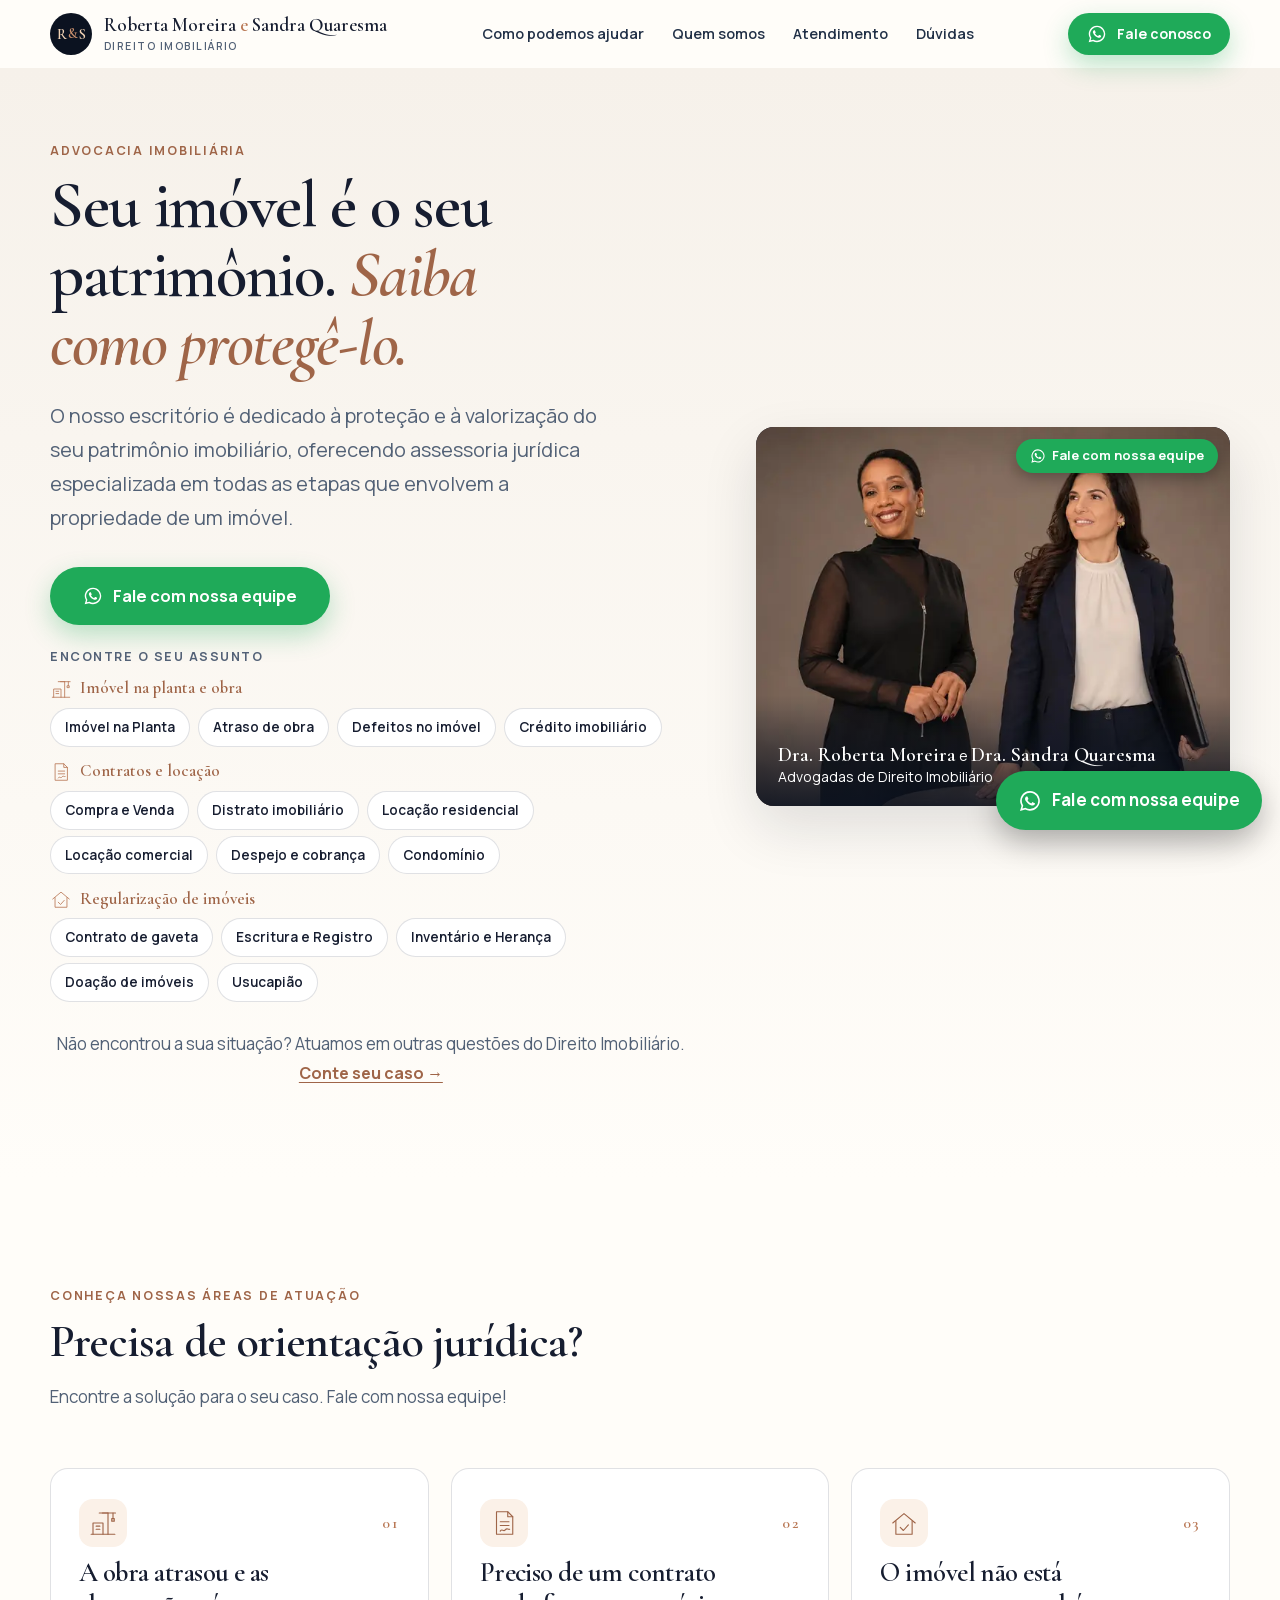
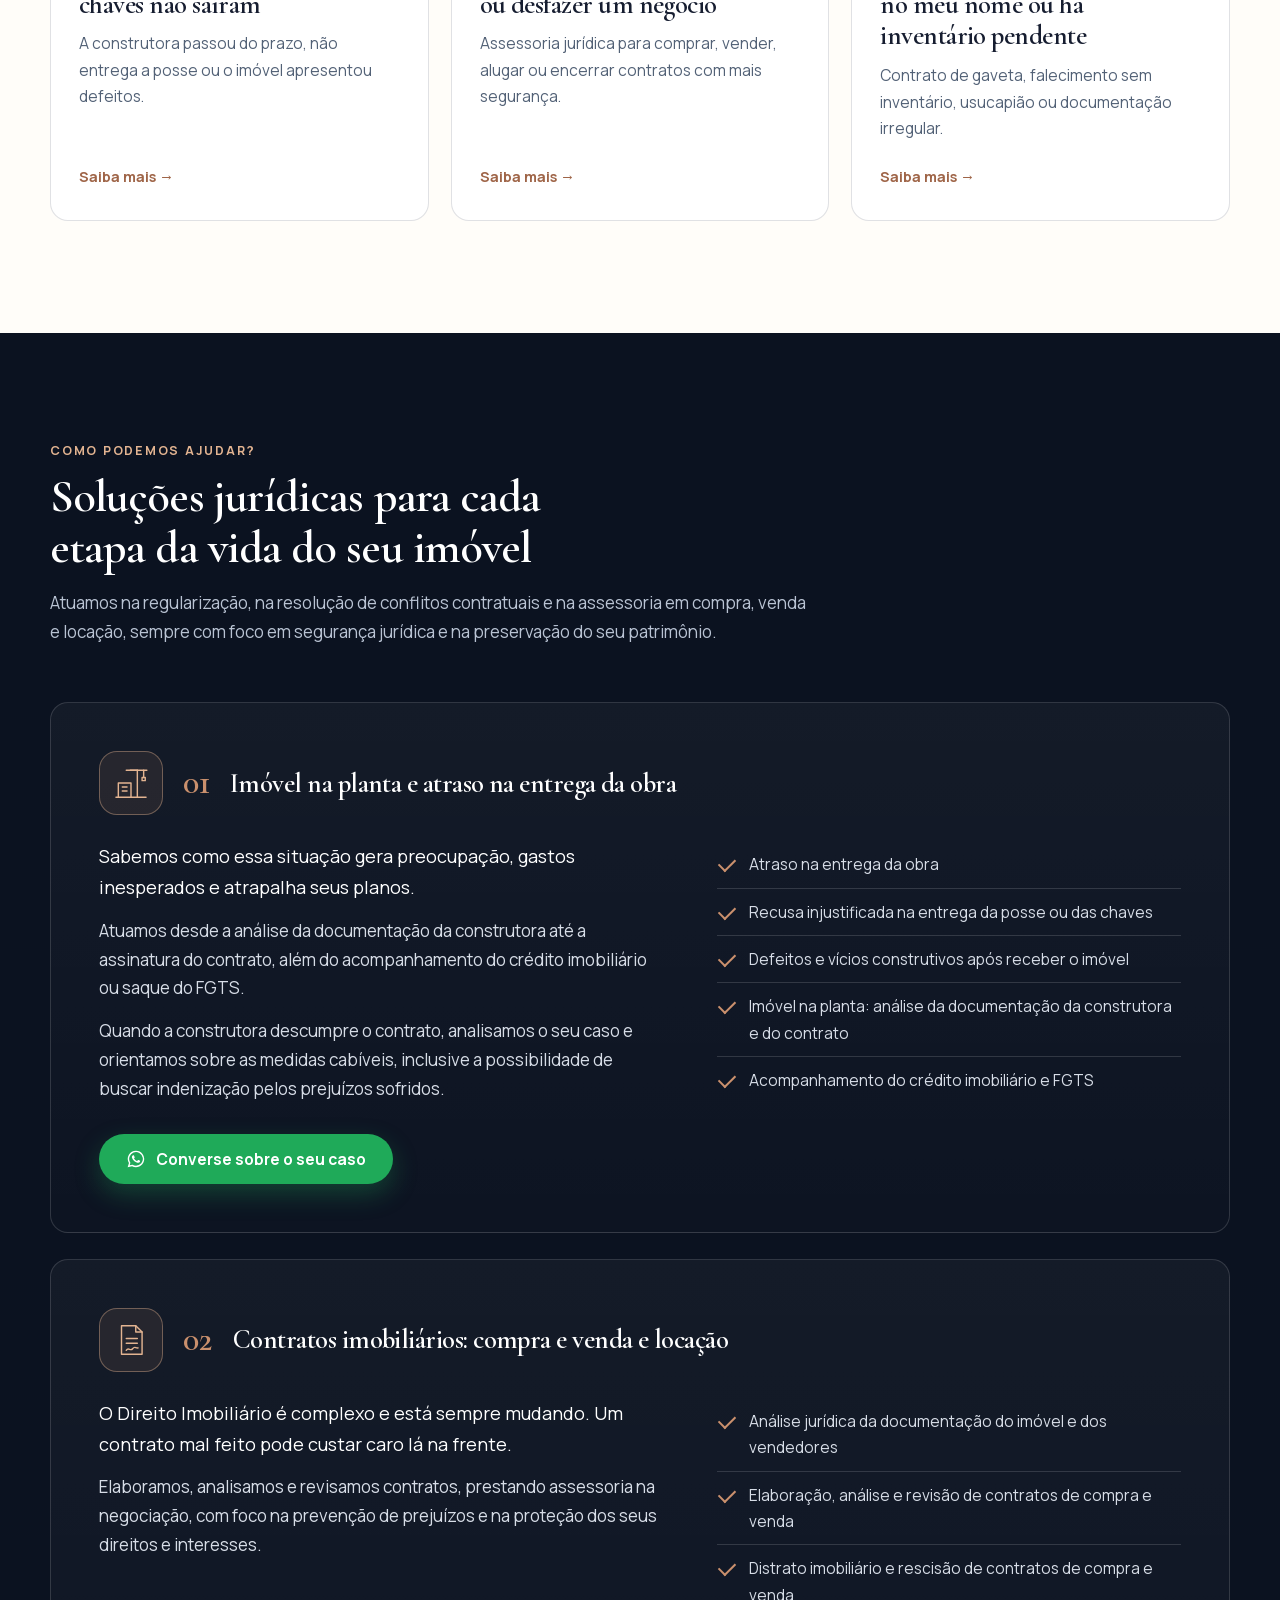
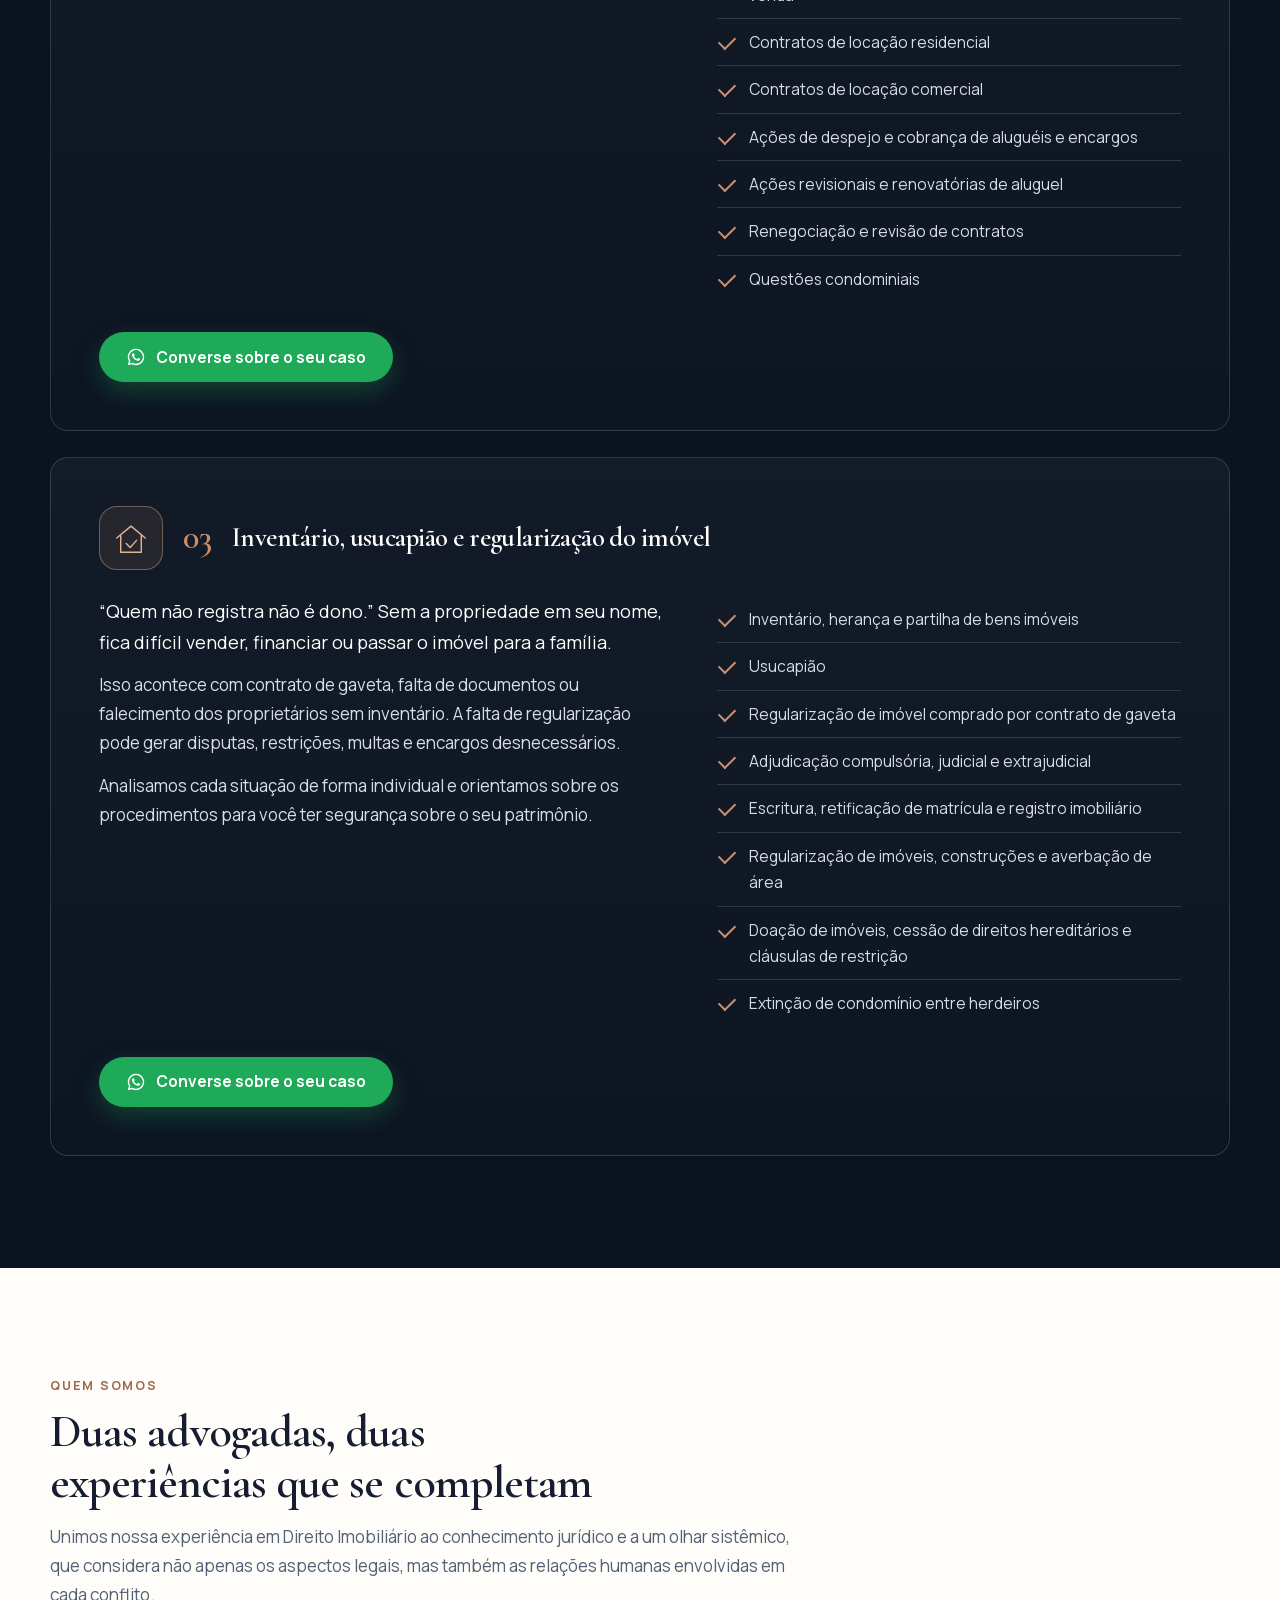
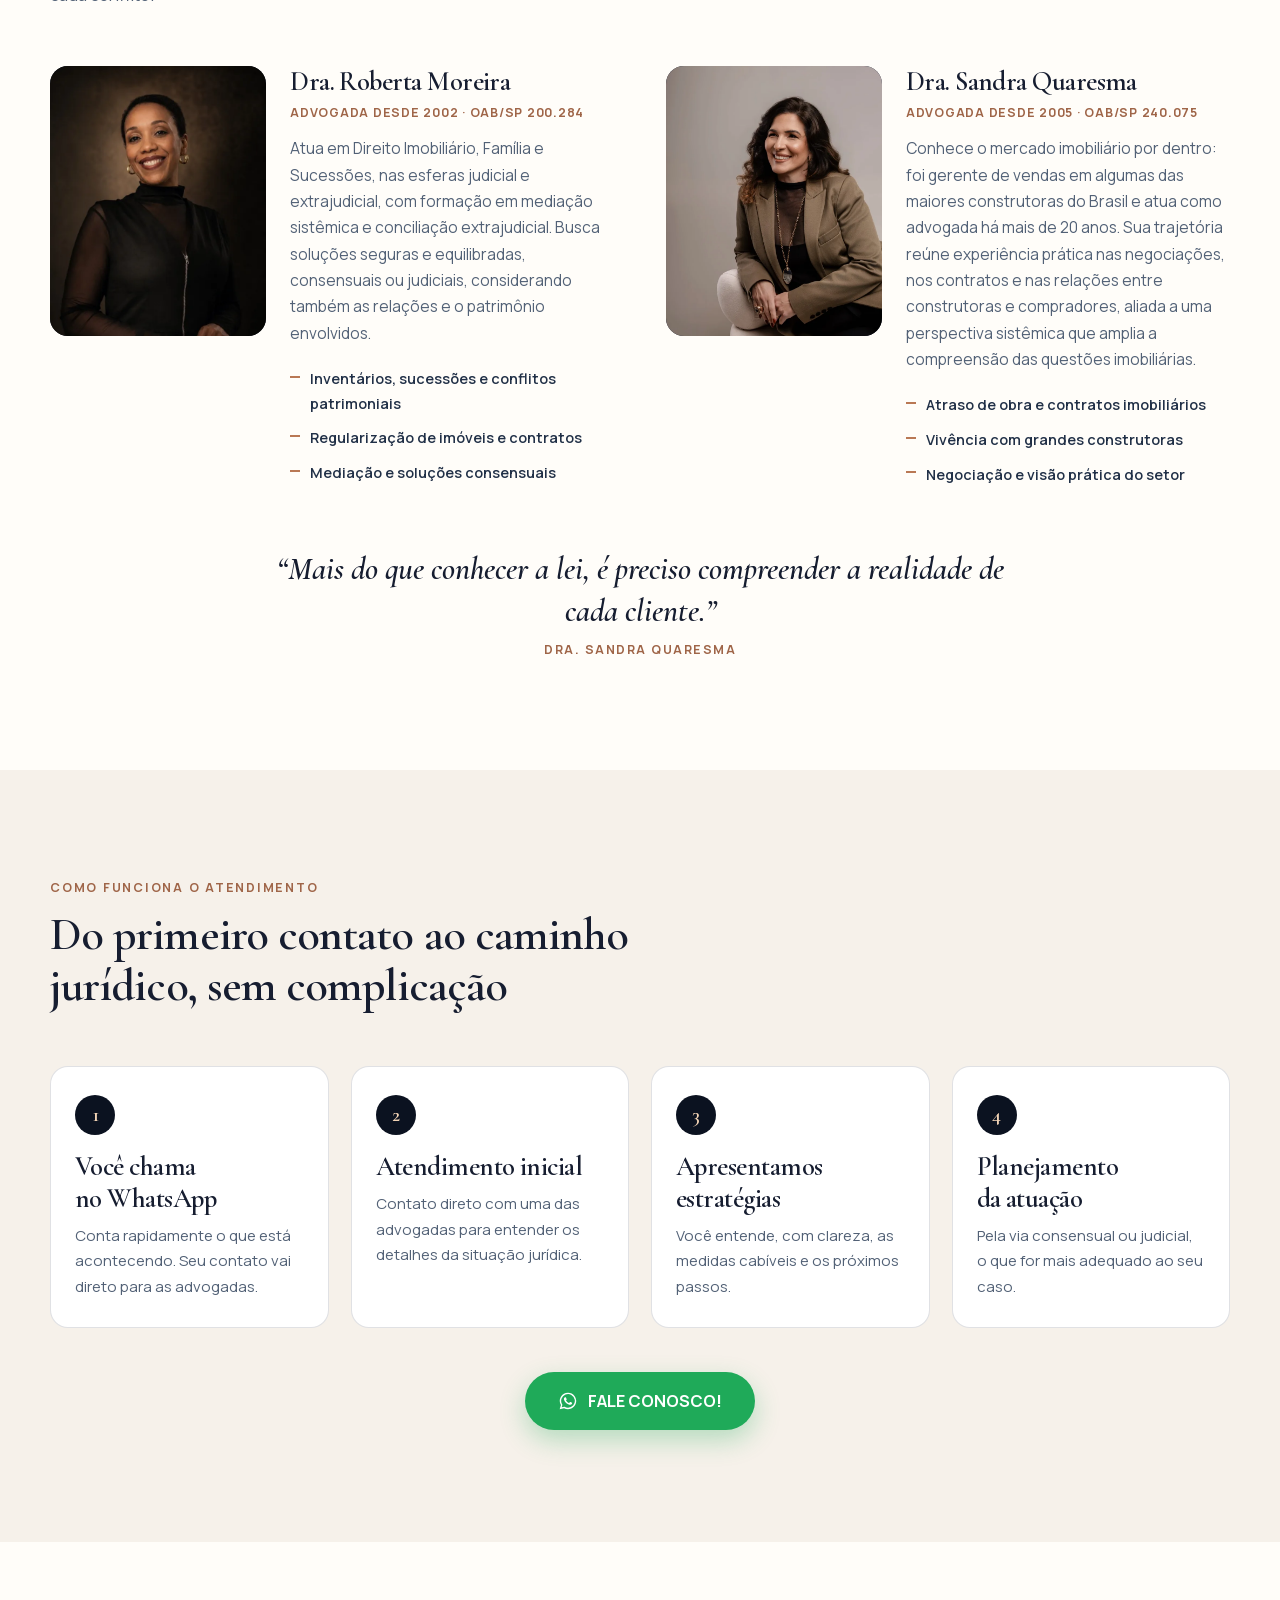
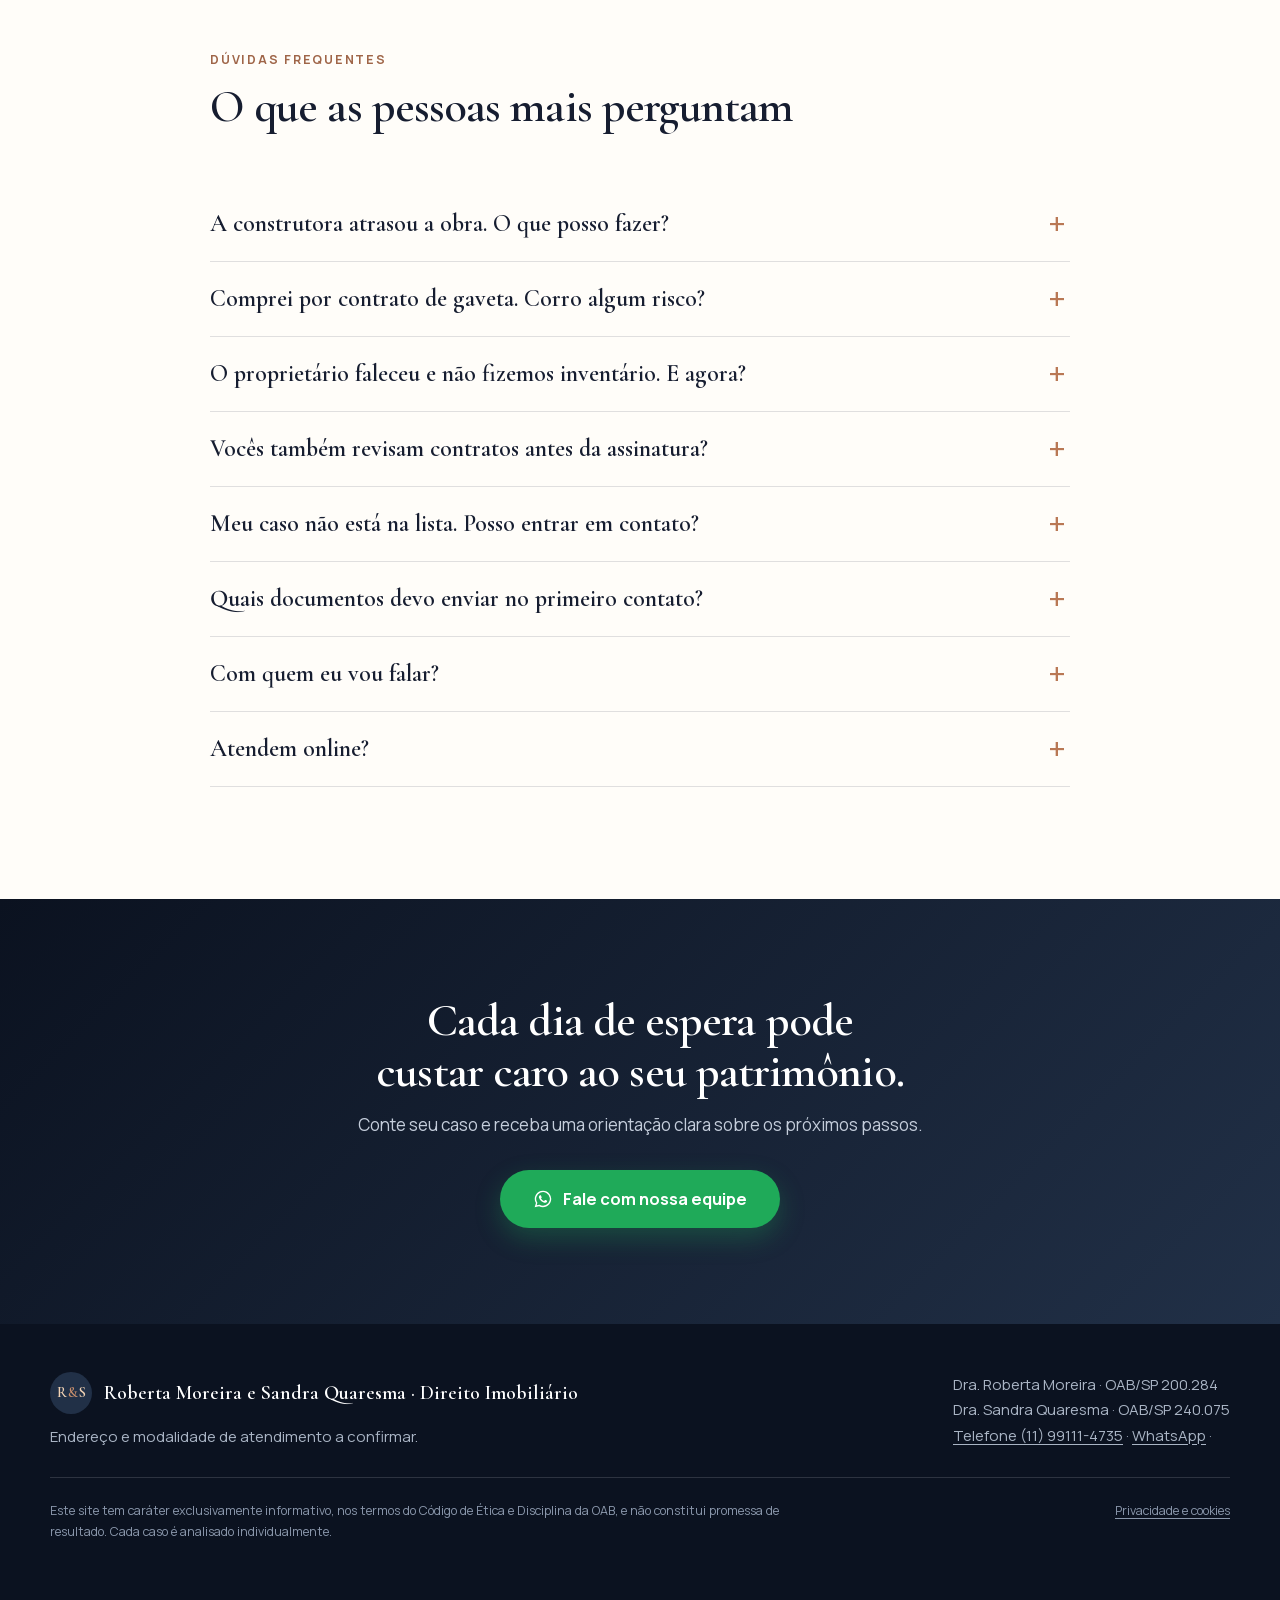
<file: index.html>
<!doctype html>
<html lang="pt-BR" class="no-js">
<head>
  <meta charset="utf-8">
  <meta name="viewport" content="width=device-width, initial-scale=1, viewport-fit=cover">
  <link rel="preload" as="image" type="image/webp" href="/assets/img/roberta-e-sandra-768.webp" imagesrcset="/assets/img/roberta-e-sandra-768.webp 768w, /assets/img/roberta-e-sandra-1536.webp 1536w" imagesizes="(max-width: 960px) calc(100vw - 40px), 472px" fetchpriority="high">
  <link rel="preload" as="font" type="font/woff2" href="/assets/fonts/cormorant-garamond-normal.woff2" crossorigin>
  <link rel="preload" as="font" type="font/woff2" href="/assets/fonts/cormorant-garamond-italic.woff2" crossorigin>
  <link rel="preload" as="font" type="font/woff2" href="/assets/fonts/manrope.woff2" crossorigin>
  <!-- Google Tag Manager -->
  <!-- LGPD: o GTM (GTM-NZN99WKX) e o Clarity (zeppc6o10v) só carregam DEPOIS do aceite no aviso de cookies (lh_consent = granted).
       Antes disso (ou se a pessoa recusar) nada deles é baixado, nenhum cookie é gravado e nenhum evento sai.
       Consent Mode do Google: tudo "denied" por padrão; o Cadê o Lead chama gtag("consent","update") ao aceitar. -->
  <script>
  window.dataLayer=window.dataLayer||[];function gtag(){dataLayer.push(arguments)}window.gtag=gtag;
  gtag('consent','default',{ad_storage:'denied',analytics_storage:'denied',ad_user_data:'denied',ad_personalization:'denied'});
  (function(){
    function ok(){try{return localStorage.getItem('lh_consent')==='granted'||localStorage.getItem('sr_consent')==='granted'}catch(e){return false}}
    var on=false;
    window.srLiberarRastreio=function(){
      if(on||!ok())return;on=true;
      gtag('consent','update',{ad_storage:'granted',analytics_storage:'granted',ad_user_data:'granted',ad_personalization:'granted'});
      (function(w,d,s,l,i){w[l]=w[l]||[];w[l].push({'gtm.start':
      new Date().getTime(),event:'gtm.js'});var f=d.getElementsByTagName(s)[0],
      j=d.createElement(s),dl=l!='dataLayer'?'&l='+l:'';j.async=true;j.src=
      'https://www.googletagmanager.com/gtm.js?id='+i+dl;f.parentNode.insertBefore(j,f);
      })(window,document,'script','dataLayer','GTM-NZN99WKX');
      (function(c,l,a,r,i,t,y){
          c[a]=c[a]||function(){(c[a].q=c[a].q||[]).push(arguments)};
          t=l.createElement(r);t.async=1;t.src="https://www.clarity.ms/tag/"+i;
          y=l.getElementsByTagName(r)[0];y.parentNode.insertBefore(t,y);
      })(window, document, "clarity", "script", "zeppc6o10v");
      try{window.clarity('consentv2',{ad_Storage:'granted',analytics_Storage:'granted'})}catch(e){}
    };
    window.srLiberarRastreio();
    // aceite no aviso do Cadê o Lead: libera na hora, sem recarregar a página
    function rever(){if(on)return;setTimeout(window.srLiberarRastreio,150);setTimeout(window.srLiberarRastreio,900);setTimeout(window.srLiberarRastreio,2500)}
    document.addEventListener('click',rever,true);document.addEventListener('keydown',function(e){if(e.key==='Enter'||e.key===' ')rever()},true);
  })();
  </script>
  <!-- End Google Tag Manager -->
  <!-- Microsoft Clarity -->
  <!-- (carregado pelo bloco acima, só depois do aceite) -->
  <!-- End Microsoft Clarity -->
  <!-- Cadê o Lead -->
  <script src="https://cadeolead.com.br/tracker.js" data-key="pk_4b12a4bc3ca8487f8f5b4b126a5390c2" data-consent="banner" async></script>
  <!-- End Cadê o Lead -->
  <meta name="theme-color" content="#0b1220">
  <title>Roberta Moreira e Sandra Quaresma | Direito Imobiliário</title>
  <meta name="description" content="Atraso na entrega de obra, contratos imobiliários, inventário e regularização de imóveis. Fale direto com as advogadas pelo WhatsApp.">
  <meta property="og:title" content="Roberta Moreira e Sandra Quaresma | Direito Imobiliário">
  <meta property="og:description" content="Problema com seu imóvel? Analisamos seu caso e orientamos o melhor caminho.">
  <meta property="og:type" content="website">
  <meta property="og:locale" content="pt_BR">
  <meta name="robots" content="noindex"><!-- remover quando a página for ao ar no domínio definitivo -->
  <script>try{if(localStorage.getItem("lh_consent")===null)document.documentElement.classList.add("pede-cookies")}catch(e){document.documentElement.classList.add("pede-cookies")}</script>
  <style>@font-face{font-family:"Cormorant Garamond";font-style:normal;font-weight:500 700;font-display:swap;src:url(/assets/fonts/cormorant-garamond-normal.woff2) format("woff2")}@font-face{font-family:"Cormorant Garamond";font-style:italic;font-weight:500 700;font-display:swap;src:url(/assets/fonts/cormorant-garamond-italic.woff2) format("woff2")}@font-face{font-family:"Manrope";font-style:normal;font-weight:400 700;font-display:swap;src:url(/assets/fonts/manrope.woff2) format("woff2")}@font-face{font-family:"CG Georgia";font-style:normal;font-weight:500 700;src:local("Georgia Bold"),local("Georgia-Bold");size-adjust:79.5%}@font-face{font-family:"CG Georgia";font-style:italic;font-weight:500 700;src:local("Georgia Bold Italic"),local("Georgia-BoldItalic");size-adjust:71.2%}@font-face{font-family:"CG Noto";font-style:normal;font-weight:500 700;src:local("Noto Serif Bold"),local("NotoSerif-Bold");size-adjust:79.0%}@font-face{font-family:"CG Noto";font-style:italic;font-weight:500 700;src:local("Noto Serif Bold Italic"),local("NotoSerif-BoldItalic");size-adjust:71.1%}@font-face{font-family:"CG Times";font-style:normal;font-weight:500 700;src:local("Times New Roman Bold"),local("TimesNewRomanPS-BoldMT"),local("Liberation Serif Bold"),local("LiberationSerif-Bold");size-adjust:91.5%}@font-face{font-family:"CG Times";font-style:italic;font-weight:500 700;src:local("Times New Roman Bold Italic"),local("TimesNewRomanPS-BoldItalicMT"),local("Liberation Serif Bold Italic"),local("LiberationSerif-BoldItalic");size-adjust:86.1%}@font-face{font-family:"MR Arial";font-style:normal;font-weight:400 500;src:local("Arial"),local("ArialMT"),local("Helvetica"),local("Liberation Sans"),local("LiberationSans"),local("Arimo");size-adjust:103.25%}@font-face{font-family:"MR Arial";font-style:normal;font-weight:600 700;src:local("Arial Bold"),local("Arial-BoldMT"),local("Helvetica Bold"),local("Helvetica-Bold"),local("Liberation Sans Bold"),local("LiberationSans-Bold"),local("Arimo Bold");size-adjust:100.7%}@font-face{font-family:"MR Roboto";font-style:normal;font-weight:400 500;src:local("Roboto"),local("Roboto-Regular");size-adjust:102.5%}@font-face{font-family:"MR Roboto";font-style:normal;font-weight:600 700;src:local("Roboto Bold"),local("Roboto-Bold");size-adjust:106.6%}:root{--serif:"Cormorant Garamond","CG Georgia","CG Noto","CG Times",Georgia,serif;--sans:Manrope,"MR Arial","MR Roboto",Arial,sans-serif;--navy-950:#0b1220;--navy-900:#161d30;--navy-800:#213047;--navy-700:#324862;--copper-700:#9f6548;--copper-600:#b97855;--copper-500:#ca906d;--copper-300:#e3b491;--champagne:#f1d2b4;--ivory:#f6f1ea;--paper:#fffdf9;--graphite:#252d38;--slate:#526176;--line:rgba(22,29,48,.13);--line-d:rgba(255,255,255,.14);--wa:#1faa59;--wa-d:#168a47;--shell:min(1180px,calc(100vw - 40px));--r:18px;--shadow:0 22px 55px rgba(20,28,44,.12)}*{box-sizing:border-box}[hidden]{display:none!important}html{scroll-behavior:smooth;scroll-padding-top:80px}body{margin:0;background:var(--paper);color:var(--graphite);font:400 17px/1.7 var(--sans);-webkit-font-smoothing:antialiased}h1,h2,h3,p,ul,ol,figure{margin:0}ul,ol{padding:0;list-style:none}h1,h2,h3{font-family:var(--serif);color:var(--navy-900);font-weight:600;letter-spacing:-.02em;text-wrap:balance}h1{font-size:clamp(40px,5.6vw,66px);line-height:1.04}h1 em{color:var(--copper-700);font-style:italic}h2{font-size:clamp(32px,4vw,46px);line-height:1.1}h3{font-size:clamp(22px,2.2vw,27px);line-height:1.18}a{color:inherit;text-decoration:none}img{max-width:100%;display:block}:focus-visible{outline:3px solid var(--copper-300);outline-offset:3px}.shell{width:var(--shell);margin-inline:auto}.eyebrow{font:700 12.5px/1 var(--sans);letter-spacing:.14em;text-transform:uppercase;color:var(--copper-700);margin-bottom:14px}.section--dark .eyebrow,.sec-head--light .eyebrow{color:var(--copper-300)}.sec-head p:not(.eyebrow){margin-top:16px;color:var(--slate)}.sec-head--light p:not(.eyebrow){color:#b9c3d3}.ico{width:20px;height:20px;flex:none}.btn{display:inline-flex;align-items:center;justify-content:center;gap:10px;padding:14px 26px;border-radius:999px;border:1.5px solid transparent;font:700 15.5px/1.2 var(--sans);cursor:pointer;transition:transform .15s,background .15s,box-shadow .15s;text-align:center}.btn:hover{transform:translateY(-2px)}.btn--wa{background:var(--wa);color:#fff;box-shadow:0 10px 26px rgba(31,170,89,.3)}.btn--wa:hover{background:var(--wa-d)}.btn--copper{background:var(--copper-600);color:#fff}.btn--copper:hover{background:var(--copper-700)}.btn--ghost{border-color:var(--navy-900);color:var(--navy-900)}.btn--ghost:hover{background:var(--navy-900);color:#fff}.btn--ghost-light{border-color:var(--line-d);color:#fff;background:transparent}.btn--ghost-light:hover{background:rgba(255,255,255,.08)}.btn--lg{padding:18px 32px;font-size:16.5px}.btn--sm{padding:10px 18px;font-size:14px;white-space:nowrap}.topbar{position:sticky;top:0;z-index:50;background:rgba(255,253,249,.92);backdrop-filter:blur(10px);transition:box-shadow .2s}.topbar.is-scrolled{box-shadow:0 1px 0 var(--line)}.topbar__in{display:flex;align-items:center;justify-content:space-between;gap:20px;min-height:68px}.brand{display:flex;align-items:center;gap:12px}.brand__mark{white-space:nowrap;display:inline-flex;align-items:center;justify-content:center;flex:none;width:42px;height:42px;border-radius:50%;background:var(--navy-950);color:var(--champagne);font:600 15px/1 var(--serif);letter-spacing:0}.brand__mark i{font-style:normal;color:var(--copper-500);margin:0 1px;font-size:14px}.brand__txt{font:600 20px/1.1 var(--serif);color:var(--navy-900)}.brand__txt i{font-style:normal;color:var(--copper-600)}.brand__txt small{display:block;font:600 10.5px/1.4 var(--sans);letter-spacing:.14em;text-transform:uppercase;color:var(--slate);margin-top:3px}.nav{display:flex;gap:28px;font-weight:600;font-size:14.5px;color:var(--navy-800)}.nav a:hover{color:var(--copper-700)}.hero{background:linear-gradient(180deg,var(--ivory),var(--paper));padding-block:clamp(40px,6vw,84px) clamp(56px,7vw,96px)}.hero__in{display:grid;grid-template-columns:1.15fr .85fr;gap:clamp(32px,5vw,72px);align-items:center}.lead{font-size:clamp(17px,1.6vw,20px);color:var(--slate);margin:22px 0 32px;max-width:560px}.hero__cta{display:flex;flex-wrap:wrap;gap:14px}.photo{position:relative;overflow:hidden;border-radius:var(--r);background:var(--navy-900);box-shadow:var(--shadow);width:100%}.photo img{position:absolute;inset:0;width:100%;height:100%;object-fit:cover}.photo__ph{position:absolute;inset:0;display:flex;flex-direction:column;align-items:center;justify-content:center;gap:8px;text-align:center;padding:20px;color:var(--champagne);background:repeating-linear-gradient(135deg,rgba(255,255,255,.04) 0 14px,transparent 14px 28px),linear-gradient(160deg,var(--navy-800),var(--navy-950));border:1.5px dashed rgba(241,210,180,.45);border-radius:var(--r)}.photo__ph span{font:600 22px/1.2 var(--serif)}.photo__ph small{font-size:12px;color:#9fb0c6;line-height:1.5}.photo.has-img .photo__ph{display:none}.photo figcaption{position:absolute;left:0;right:0;bottom:0;padding:48px 22px 20px;color:#fff;font-size:14px;line-height:1.4;background:linear-gradient(0deg,rgba(11,18,32,.86),transparent)}.photo figcaption b{font:600 20px var(--serif)}.person .photo{box-shadow:none}.opt input:focus-visible+span{outline:3px solid var(--copper-300)}.quiz__nav .btn--ghost-light{color:var(--navy-800);border-color:var(--line)}.quiz__nav .btn:last-child{margin-left:auto}.brand--foot{color:#fff;font:600 20px var(--serif);margin-bottom:10px}.brand--foot .brand__mark{background:var(--navy-800)}.fab{position:fixed;right:18px;bottom:18px;z-index:60;display:flex;align-items:center;gap:10px;padding:15px 22px;border-radius:999px;background:var(--wa);color:#fff;font-weight:700;box-shadow:0 12px 30px rgba(0,0,0,.28);transition:transform .15s}.fab:hover{transform:translateY(-3px);background:var(--wa-d)}.fab .ico{width:24px;height:24px}@media (max-width:960px){.nav{display:none}.hero__in,.pillar__body,.people,.quiz-wrap{grid-template-columns:minmax(0,1fr)}.hero__photo{max-width:420px;margin-inline:auto;order:-1}}@media (max-width:620px){body{font-size:16px}.hero__cta .btn{width:100%}.person .photo{max-width:300px}.pillar .btn{width:100%}.brand__txt small{display:none}.fab span{display:none}.fab{padding:15px}}@media (prefers-reduced-motion:reduce){*{transition:none!important;scroll-behavior:auto!important}}.topics{margin-top:30px}.topics p{font:700 12.5px/1 var(--sans);letter-spacing:.12em;text-transform:uppercase;color:var(--slate);margin-bottom:12px}.topics ul{display:flex;flex-wrap:wrap;gap:8px}.topics a{display:inline-block;padding:9px 16px;border:1.5px solid var(--line);border-radius:999px;background:#fff;font-weight:700;font-size:14px;color:var(--navy-900);transition:.15s}.topics a:hover{border-color:var(--copper-600);color:var(--copper-700);transform:translateY(-1px)}.situ__other{margin-top:28px;text-align:center;color:var(--slate)}.linkbtn{background:none;border:0;padding:0;font:700 16px var(--sans);color:var(--copper-700);cursor:pointer;text-decoration:underline;text-underline-offset:3px}.hero__photo.is-duo{display:grid;grid-template-columns:1fr 1fr}.hero__photo.is-duo img{position:static;height:100%}.hero__photo.is-duo figcaption{grid-column:1/-1;position:absolute}.leadmodal{width:min(460px,calc(100vw - 28px));max-height:calc(100dvh - 28px);overflow:auto;border:0;border-radius:var(--r);padding:clamp(22px,4vw,34px);background:var(--paper);color:var(--graphite);box-shadow:0 40px 90px rgba(0,0,0,.45)}.leadmodal::backdrop{background:rgba(11,18,32,.72);backdrop-filter:blur(3px)}.leadmodal h2{font-size:clamp(28px,5vw,34px);margin-bottom:6px}.lead__sub{color:var(--slate);font-size:15px;margin-bottom:20px}.lead__x{position:absolute;right:12px;top:8px;width:40px;height:40px;border:0;background:none;font-size:30px;line-height:1;color:var(--slate);cursor:pointer}.leadmodal .field{margin-bottom:14px}.lead__err{color:#b3261e;font-weight:600;font-size:14.5px;margin-bottom:10px}.lead__go{width:100%}@media (max-width:960px){.hero__photo{aspect-ratio:5/4!important;max-width:520px}.hero__photo img{object-position:center 20%}}.topics{margin-top:26px;display:grid;gap:14px}.topics__title{margin:0!important}.topics__g{display:grid;gap:8px}.topics__g>span{font:600 17px/1.2 var(--serif);color:var(--copper-700)}.topics__g ul{display:flex;flex-wrap:wrap;gap:6px 8px}.topics a{padding:7px 14px;font-size:13.5px;font-weight:600}.brand__txt{font-size:19px}.brand__txt small{white-space:nowrap}@media (max-width:620px){.topbar .btn--wa{display:none}.brand__txt{font-size:17px;line-height:1.15}}.tico{width:44px;height:44px;flex:none;color:var(--copper-600)}.tico--sm{width:22px;height:22px;margin-right:8px;vertical-align:-5px}.topics__g>span{display:flex;align-items:center}.situ__top .tico{width:48px;height:48px;padding:9px;border-radius:14px;background:#fbf1e8;color:var(--copper-700)}.pillar__ico .tico{width:38px;height:38px;color:var(--copper-300)}@media (max-width:620px){.pillar__ico .tico{width:30px;height:30px}}.person .photo img{object-position:center 12%}.hero__photo.is-duo{display:grid;grid-template-columns:1fr 1fr;gap:3px;background:var(--navy-950)}.hero__photo.is-duo img{position:static;display:block;width:100%;height:100%;min-width:0;object-fit:cover;object-position:center 15%}.hero__photo.is-duo figcaption{position:absolute;left:0;right:0;bottom:0}.hero__photo{aspect-ratio:5/4}.fab{bottom:calc(18px + var(--cookie-h,0px))}.hero__photo[data-wa]{cursor:pointer}.hero__photo[data-wa]:focus-visible{outline:3px solid var(--copper-300);outline-offset:3px}.photo__tap{position:absolute;top:12px;right:12px;z-index:2;display:inline-flex;align-items:center;gap:6px;padding:9px 14px;border-radius:999px;background:var(--wa);color:#fff;font:700 13px/1 var(--sans);box-shadow:0 6px 16px rgba(0,0,0,.28)}.photo__tap .ico{width:16px;height:16px}[data-leadhub-consent]{left:0!important;right:0!important;bottom:0!important;width:100%!important;max-width:none!important;margin:0!important;border-radius:0!important;padding:8px 14px!important;display:flex!important;align-items:center!important;gap:12px!important;box-shadow:0 -4px 16px rgba(0,0,0,.22)!important;font:12px/1.3 system-ui,-apple-system,"Segoe UI",Roboto,sans-serif!important}[data-leadhub-consent] p{margin:0!important;flex:1 1 auto!important;min-width:0!important}[data-leadhub-consent] div{flex:0 0 auto!important;display:flex!important;gap:8px!important}[data-leadhub-consent] button{flex:none!important;min-height:36px!important;padding:0 14px!important;border-radius:8px!important;font:600 13px system-ui,sans-serif!important;white-space:nowrap!important}@media (max-width:960px){.hero{padding-block:18px 40px}.hero__in{display:flex;flex-direction:column;align-items:stretch;gap:0}.hero__copy{display:contents}.hero .eyebrow{order:1;margin-bottom:10px}.hero h1{order:2}.hero .lead{order:3;margin:14px 0 20px}.hero__cta{order:4}.hero__photo{order:5;margin:28px auto 0;width:100%}.topics{order:6;width:100%}.situ__other--hero{order:7}}@media (max-width:620px){.hero h1{font-size:34px;line-height:1.08}.hero .lead{font-size:16px;line-height:1.55}.hero__cta .btn{padding:14px 18px;min-height:56px}.fab{left:0;right:0;bottom:var(--cookie-h,0px);width:100%;min-height:56px;justify-content:center;padding:12px 16px;border-radius:0;font-size:16px;box-shadow:0 -6px 20px rgba(0,0,0,.18)}.fab span{display:inline}[data-leadhub-consent]{font-size:11px!important;line-height:1.25!important;padding:7px 10px!important;gap:8px!important}[data-leadhub-consent] div{flex-direction:column!important;gap:5px!important}[data-leadhub-consent] button{min-height:30px!important;padding:0 10px!important;font-size:12px!important}}@media (max-width:620px){.fab{padding-bottom:calc(12px + var(--fab-safe,0px));min-height:calc(56px + var(--fab-safe,0px))}[data-leadhub-consent]{padding-bottom:calc(7px + env(safe-area-inset-bottom,0px))!important}}@media (max-width:620px){.hero__photo{aspect-ratio:21/9!important;margin-top:20px}.hero__photo img{object-position:center 24%}.hero__photo figcaption{padding:26px 14px 9px;font-size:13px;line-height:1.25}.hero__photo figcaption b{font-size:15px;font-weight:600}.cap__sub{display:none}.photo__tap{top:9px;right:9px;padding:8px;gap:0;font-size:0}.photo__tap .ico{width:20px;height:20px}}@media (max-width:400px){.hero{padding-top:12px}.hero .eyebrow{margin-bottom:6px}.hero h1{font-size:31px}.hero .lead{font-size:15px;line-height:1.5;margin:10px 0 16px}.hero__cta .btn{min-height:52px;padding:12px 16px}.hero__photo{aspect-ratio:5/2!important;margin-top:14px}}html.pede-cookies{--cookie-h:52px}html:not(.pede-cookies){--fab-safe:env(safe-area-inset-bottom,0px)}@media (max-width:620px){html.pede-cookies{--cookie-h:83px}}@media (max-width:375px){html.pede-cookies{--cookie-h:97px}}@media (max-width:620px){body:not([data-tema]) .hero h1{text-wrap:balance;max-width:21ch}}html{scroll-padding-bottom:calc(74px + var(--cookie-h,0px) + env(safe-area-inset-bottom,0px))}body:not([data-tema]) .situ__card{cursor:pointer}.lead__go[disabled]{opacity:.8;cursor:progress}.lead__fallback{margin:12px 0 0;text-align:center;font-size:14.5px}.lead__fallback a{color:var(--copper-700);font-weight:700;text-decoration:underline;text-underline-offset:3px}</style>
  <link rel="stylesheet" href="/assets/styles.min.css" media="print" onload="this.media='all';this.onload=null">
  <noscript><link rel="stylesheet" href="/assets/styles.min.css"></noscript>
  <script>document.documentElement.classList.remove("no-js");</script>
</head>
<body>
<!-- Google Tag Manager (noscript) -->
<!-- LGPD: sem JavaScript não há aviso de cookies nem consentimento, então o GTM não é carregado aqui -->
<!-- End Google Tag Manager (noscript) -->

<!-- ============ TOPO ============ -->
<header class="topbar" id="topo">
  <div class="shell topbar__in">
    <a class="brand" href="#topo" aria-label="Roberta Moreira e Sandra Quaresma, início">
      <span class="brand__mark">R<i>&amp;</i>S</span>
      <span class="brand__txt">Roberta Moreira <i>e</i> Sandra Quaresma<small>Direito Imobiliário</small></span>
    </a>
    <nav class="nav" aria-label="Principal">
      <a href="#areas">Como podemos ajudar</a>
      <a href="#sobre">Quem somos</a>
      <a href="#atendimento">Atendimento</a>
      <a href="#faq">Dúvidas</a>
    </nav>
    <a class="btn btn--sm btn--wa" href="#" data-wa="topo">
      <svg class="ico" viewBox="0 0 24 24" aria-hidden="true"><use href="#i-wa"/></svg> Fale conosco
    </a>
  </div>
</header>

<main>

<!-- ============ HERO ============ -->
<section class="hero">
  <div class="shell hero__in">
    <div class="hero__copy">
      <p class="eyebrow">Advocacia imobiliária</p>
      <h1>Seu imóvel é o seu patrimônio. <em>Saiba como protegê-lo.</em></h1>
      <p class="lead">O nosso escritório é dedicado à proteção e à valorização do seu patrimônio imobiliário, oferecendo assessoria jurídica especializada em todas as etapas que envolvem a propriedade de um imóvel.</p>
      <div class="hero__cta">
        <a class="btn btn--wa btn--lg" href="#" data-wa="hero">
          <svg class="ico" viewBox="0 0 24 24" aria-hidden="true"><use href="#i-wa"/></svg> Fale com nossa equipe
        </a>
      </div>
      <nav class="topics" aria-label="Encontre o seu assunto">
        <p class="topics__title">Encontre o seu assunto</p>
        <div class="topics__g"><span><svg class="tico tico--sm" viewBox="0 0 48 48" aria-hidden="true"><use href="#i-obra"/></svg>Imóvel na planta e obra</span><ul>
          <li><a href="#obra" data-item="t-planta">Imóvel na Planta</a></li>
          <li><a href="#obra" data-item="t-atraso">Atraso de obra</a></li>
          <li><a href="#obra" data-item="t-defeitos">Defeitos no imóvel</a></li>
          <li><a href="#obra" data-item="t-financiamento">Crédito imobiliário</a></li>
        </ul></div>
        <div class="topics__g"><span><svg class="tico tico--sm" viewBox="0 0 48 48" aria-hidden="true"><use href="#i-contrato"/></svg>Contratos e locação</span><ul>
          <li><a href="#contratos" data-item="t-compra">Compra e Venda</a></li>
          <li><a href="#contratos" data-item="t-distrato">Distrato imobiliário</a></li>
          <li><a href="#contratos" data-item="locacao">Locação residencial</a></li>
          <li><a href="#contratos" data-item="locacao-com">Locação comercial</a></li>
          <li><a href="#contratos" data-item="t-despejo">Despejo e cobrança</a></li>
          <li><a href="#contratos" data-item="t-condominio">Condomínio</a></li>
        </ul></div>
        <div class="topics__g"><span><svg class="tico tico--sm" viewBox="0 0 48 48" aria-hidden="true"><use href="#i-regulariza"/></svg>Regularização de imóveis</span><ul>
          <li><a href="#inventario" data-item="regularizacao">Contrato de gaveta</a></li>
          <li><a href="#inventario" data-item="t-escritura">Escritura e Registro</a></li>
          <li><a href="#inventario" data-item="t-inventario">Inventário e Herança</a></li>
          <li><a href="#inventario" data-item="t-doacao">Doação de imóveis</a></li>
          <li><a href="#inventario" data-item="usucapiao">Usucapião</a></li>
        </ul></div>
      </nav>
      <p class="situ__other situ__other--hero">Não encontrou a sua situação? Atuamos em outras questões do Direito Imobiliário. <button type="button" class="linkbtn" data-wa="indice">Conte seu caso →</button></p>
    </div>

    <figure class="hero__photo photo has-img" data-ratio="5/4" data-wa="foto" role="button" tabindex="0" aria-label="Fale com nossa equipe pelo WhatsApp">
      <picture>
        <source type="image/webp" srcset="/assets/img/roberta-e-sandra-768.webp 768w, /assets/img/roberta-e-sandra-1536.webp 1536w" sizes="(max-width: 960px) calc(100vw - 40px), 472px">
        <img src="/assets/img/roberta-e-sandra.jpg" width="1536" height="1024" alt="Dra. Roberta Moreira e Dra. Sandra Quaresma" fetchpriority="high" decoding="async">
      </picture>
      <span class="photo__tap" aria-hidden="true"><svg class="ico" viewBox="0 0 24 24"><use href="#i-wa"/></svg> Fale com nossa equipe</span>
      <figcaption><b>Dra. Roberta Moreira</b> e <b>Dra. Sandra Quaresma</b><span class="cap__sub"><br>Advogadas de Direito Imobiliário</span></figcaption>
    </figure>
  </div>
</section>

<!-- ============ RECONHECE A SITUAÇÃO ============ -->
<section class="section situ" id="situacao">
  <div class="shell">
    <header class="sec-head">
      <p class="eyebrow">Conheça nossas áreas de atuação</p>
      <h2>Precisa de orientação jurídica?</h2>
      <p>Encontre a solução para o seu caso. Fale com nossa equipe!</p>
    </header>
    <div class="situ__grid">
      <article class="situ__card">
        <div class="situ__top"><svg class="tico" viewBox="0 0 48 48" aria-hidden="true"><use href="#i-obra"/></svg><span class="situ__n">01</span></div>
        <h3>A obra atrasou e as chaves não saíram</h3>
        <p>A construtora passou do prazo, não entrega a posse ou o imóvel apresentou defeitos.</p>
        <div class="situ__act">
          <a class="more" href="#obra">Saiba mais →</a>
        </div>
      </article>
      <article class="situ__card">
        <div class="situ__top"><svg class="tico" viewBox="0 0 48 48" aria-hidden="true"><use href="#i-contrato"/></svg><span class="situ__n">02</span></div>
        <h3>Preciso de um contrato ou desfazer um negócio</h3>
        <p>Assessoria jurídica para comprar, vender, alugar ou encerrar contratos com mais segurança.</p>
        <div class="situ__act">
          <a class="more" href="#contratos">Saiba mais →</a>
        </div>
      </article>
      <article class="situ__card">
        <div class="situ__top"><svg class="tico" viewBox="0 0 48 48" aria-hidden="true"><use href="#i-regulariza"/></svg><span class="situ__n">03</span></div>
        <h3>O imóvel não está no meu nome ou há inventário pendente</h3>
        <p>Contrato de gaveta, falecimento sem inventário, usucapião ou documentação irregular.</p>
        <div class="situ__act">
          <a class="more" href="#inventario">Saiba mais →</a>
        </div>
      </article>
    </div>
  </div>
</section>

<!-- ============ ÁREAS (3 PILARES) ============ -->
<section class="section section--dark areas" id="areas">
  <div class="shell">
    <header class="sec-head sec-head--light">
      <p class="eyebrow">Como podemos ajudar?</p>
      <h2>Soluções jurídicas para cada etapa da vida do seu imóvel</h2>
      <p>Atuamos na regularização, na resolução de conflitos contratuais e na assessoria em compra, venda e locação, sempre com foco em segurança jurídica e na preservação do seu patrimônio.</p>
    </header>

    <!-- Pilar 1 -->
    <article class="pillar" id="obra">
      <div class="pillar__head">
        <span class="pillar__ico"><svg class="tico" viewBox="0 0 48 48" aria-hidden="true"><use href="#i-obra"/></svg></span>
        <span class="pillar__n">01</span>
        <h3>Imóvel na planta e atraso na entrega da obra</h3>
      </div>
      <div class="pillar__body">
        <div>
          <p class="pillar__pain">Sabemos como essa situação gera preocupação, gastos inesperados e atrapalha seus planos.</p>
          <p>Atuamos desde a análise da documentação da construtora até a assinatura do contrato, além do acompanhamento do crédito imobiliário ou saque do FGTS.</p>
          <p>Quando a construtora descumpre o contrato, analisamos o seu caso e orientamos sobre as medidas cabíveis, inclusive a possibilidade de buscar indenização pelos prejuízos sofridos.</p>
        </div>
        <ul class="ticks">
          <li id="t-atraso">Atraso na entrega da obra</li>
          <li>Recusa injustificada na entrega da posse ou das chaves</li>
          <li id="t-defeitos">Defeitos e vícios construtivos após receber o imóvel</li>
          <li id="t-planta">Imóvel na planta: análise da documentação da construtora e do contrato</li>
          <li id="t-financiamento">Acompanhamento do crédito imobiliário e FGTS</li>
        </ul>
      </div>
      <a class="btn btn--wa" href="#" data-wa="pilar" data-area="obra"><svg class="ico" viewBox="0 0 24 24" aria-hidden="true"><use href="#i-wa"/></svg> Converse sobre o seu caso</a>
    </article>

    <!-- Pilar 2 -->
    <article class="pillar" id="contratos">
      <div class="pillar__head">
        <span class="pillar__ico"><svg class="tico" viewBox="0 0 48 48" aria-hidden="true"><use href="#i-contrato"/></svg></span>
        <span class="pillar__n">02</span>
        <h3>Contratos imobiliários: compra e venda e locação</h3>
      </div>
      <div class="pillar__body">
        <div>
          <p class="pillar__pain">O Direito Imobiliário é complexo e está sempre mudando. Um contrato mal feito pode custar caro lá na frente.</p>
          <p>Elaboramos, analisamos e revisamos contratos, prestando assessoria na negociação, com foco na prevenção de prejuízos e na proteção dos seus direitos e interesses.</p>
        </div>
        <ul class="ticks">
          <li>Análise jurídica da documentação do imóvel e dos vendedores</li>
          <li id="t-compra">Elaboração, análise e revisão de contratos de compra e venda</li>
          <li id="t-distrato">Distrato imobiliário e rescisão de contratos de compra e venda</li>
          <li id="locacao">Contratos de locação residencial</li>
          <li id="locacao-com">Contratos de locação comercial</li>
          <li id="t-despejo">Ações de despejo e cobrança de aluguéis e encargos</li>
          <li>Ações revisionais e renovatórias de aluguel</li>
          <li>Renegociação e revisão de contratos</li>
          <li id="t-condominio">Questões condominiais</li>
        </ul>
      </div>
      <a class="btn btn--wa" href="#" data-wa="pilar" data-area="contratos"><svg class="ico" viewBox="0 0 24 24" aria-hidden="true"><use href="#i-wa"/></svg> Converse sobre o seu caso</a>
    </article>

    <!-- Pilar 3 -->
    <article class="pillar" id="inventario">
      <div class="pillar__head">
        <span class="pillar__ico"><svg class="tico" viewBox="0 0 48 48" aria-hidden="true"><use href="#i-regulariza"/></svg></span>
        <span class="pillar__n">03</span>
        <h3>Inventário, usucapião e regularização do imóvel</h3>
      </div>
      <div class="pillar__body">
        <div>
          <p class="pillar__pain">“Quem não registra não é dono.” Sem a propriedade em seu nome, fica difícil vender, financiar ou passar o imóvel para a família.</p>
          <p>Isso acontece com contrato de gaveta, falta de documentos ou falecimento dos proprietários sem inventário. A falta de regularização pode gerar disputas, restrições, multas e encargos desnecessários.</p>
          <p>Analisamos cada situação de forma individual e orientamos sobre os procedimentos para você ter segurança sobre o seu patrimônio.</p>
        </div>
        <ul class="ticks">
          <li id="t-inventario">Inventário, herança e partilha de bens imóveis</li>
          <li id="usucapiao">Usucapião</li>
          <li id="regularizacao">Regularização de imóvel comprado por contrato de gaveta</li>
          <li>Adjudicação compulsória, judicial e extrajudicial</li>
          <li id="t-escritura">Escritura, retificação de matrícula e registro imobiliário</li>
          <li id="t-regulariza">Regularização de imóveis, construções e averbação de área</li>
          <li id="t-doacao">Doação de imóveis, cessão de direitos hereditários e cláusulas de restrição</li>
          <li>Extinção de condomínio entre herdeiros</li>
        </ul>
      </div>
      <a class="btn btn--wa" href="#" data-wa="pilar" data-area="inventario"><svg class="ico" viewBox="0 0 24 24" aria-hidden="true"><use href="#i-wa"/></svg> Converse sobre o seu caso</a>
    </article>
  </div>
</section>

<!-- ============ QUEM SOMOS ============ -->
<section class="section about" id="sobre">
  <div class="shell">
    <header class="sec-head">
      <p class="eyebrow">Quem somos</p>
      <h2>Duas advogadas, duas experiências que se completam</h2>
      <p>Unimos nossa experiência em Direito Imobiliário ao conhecimento jurídico e a um olhar sistêmico, que considera não apenas os aspectos legais, mas também as relações humanas envolvidas em cada conflito.</p>
    </header>

    <div class="people">
      <article class="person">
        <figure class="photo has-img" data-ratio="4/5"><img src="/assets/img/roberta.webp" width="600" height="1067" alt="Dra. Roberta Moreira" loading="lazy" decoding="async"></figure>
        <div class="person__txt">
          <h3>Dra. Roberta Moreira</h3>
          <p class="role">Advogada desde 2002 · OAB/SP 200.284</p>
          <p>Atua em Direito Imobiliário, Família e Sucessões, nas esferas judicial e extrajudicial, com formação em mediação sistêmica e conciliação extrajudicial. Busca soluções seguras e equilibradas, consensuais ou judiciais, considerando também as relações e o patrimônio envolvidos.</p>
          <ul class="mini">
            <li>Inventários, sucessões e conflitos patrimoniais</li>
            <li>Regularização de imóveis e contratos</li>
            <li>Mediação e soluções consensuais</li>
          </ul>
        </div>
      </article>

      <article class="person">
        <figure class="photo has-img" data-ratio="4/5"><img src="/assets/img/sandra-2.webp" width="800" height="1200" alt="Dra. Sandra Quaresma" loading="lazy" decoding="async"></figure>
        <div class="person__txt">
          <h3>Dra. Sandra Quaresma</h3>
          <p class="role">Advogada desde 2005 · OAB/SP 240.075</p>
          <p>Conhece o mercado imobiliário por dentro: foi gerente de vendas em algumas das maiores construtoras do Brasil e atua como advogada há mais de 20 anos. Sua trajetória reúne experiência prática nas negociações, nos contratos e nas relações entre construtoras e compradores, aliada a uma perspectiva sistêmica que amplia a compreensão das questões imobiliárias.</p>
          <ul class="mini">
            <li>Atraso de obra e contratos imobiliários</li>
            <li>Vivência com grandes construtoras</li>
            <li>Negociação e visão prática do setor</li>
          </ul>
        </div>
      </article>
    </div>

    <blockquote class="quote">“Mais do que conhecer a lei, é preciso compreender a realidade de cada cliente.”<cite>Dra. Sandra Quaresma</cite></blockquote>

  </div>
</section>

<!-- ============ COMO FUNCIONA ============ -->
<section class="section section--soft steps" id="atendimento">
  <div class="shell">
    <header class="sec-head">
      <p class="eyebrow">Como funciona o atendimento</p>
      <h2>Do primeiro contato ao caminho jurídico, sem complicação</h2>
    </header>
    <ol class="steps__list">
      <li><span>1</span><h3>Você chama no WhatsApp</h3><p>Conta rapidamente o que está acontecendo. Seu contato vai direto para as advogadas.</p></li>
      <li><span>2</span><h3>Atendimento inicial</h3><p>Contato direto com uma das advogadas para entender os detalhes da situação jurídica.</p></li>
      <li><span>3</span><h3>Apresentamos estratégias</h3><p>Você entende, com clareza, as medidas cabíveis e os próximos passos.</p></li>
      <li><span>4</span><h3>Planejamento da atuação</h3><p>Pela via consensual ou judicial, o que for mais adequado ao seu caso.</p></li>
    </ol>
    <div class="center"><a class="btn btn--wa btn--lg" href="#" data-wa="como-funciona"><svg class="ico" viewBox="0 0 24 24" aria-hidden="true"><use href="#i-wa"/></svg> FALE CONOSCO!</a></div>
  </div>
</section>

<!-- ============ FAQ ============ -->
<section class="section faq" id="faq">
  <div class="shell faq__in">
    <header class="sec-head">
      <p class="eyebrow">Dúvidas frequentes</p>
      <h2>O que as pessoas mais perguntam</h2>
    </header>
    <div class="faq__list">
      <details><summary>A construtora atrasou a obra. O que posso fazer?</summary>
        <p>Cada contrato tem suas regras sobre prazo de entrega e tolerância. Analisamos o seu contrato e as circunstâncias do descumprimento e orientamos sobre as medidas cabíveis, inclusive a possibilidade de buscar indenização pelos prejuízos sofridos.</p></details>
      <details><summary>Comprei por contrato de gaveta. Corro algum risco?</summary>
        <p>A falta de registro pode dificultar a venda, o financiamento e a transferência do imóvel para familiares, além de gerar disputas e encargos. Analisamos o caso e indicamos o caminho para regularizar a propriedade em seu nome.</p></details>
      <details><summary>O proprietário faleceu e não fizemos inventário. E agora?</summary>
        <p>Sem inventário, em muitos casos não é possível concluir a transferência do imóvel. Orientamos sobre o procedimento adequado, consensual ou judicial, para regularizar a situação e dar segurança à família.</p></details>
      <details><summary>Vocês também revisam contratos antes da assinatura?</summary>
        <p>Sim. Elaboramos, analisamos e revisamos contratos de compra e venda e de locação, residencial ou comercial, para prevenir riscos antes que virem problema.</p></details>
      <details><summary>Meu caso não está na lista. Posso entrar em contato?</summary>
        <p>Pode. As áreas acima são as mais frequentes, mas não limitam a nossa atuação. Conte brevemente sua situação para uma avaliação inicial.</p></details>
      <details><summary>Quais documentos devo enviar no primeiro contato?</summary>
        <p>No primeiro contato basta uma breve explicação do que aconteceu. Depois, indicamos os documentos necessários conforme o tipo de imóvel, negócio ou conflito.</p></details>
      <details><summary>Com quem eu vou falar?</summary>
        <p>O atendimento é feito diretamente pelas advogadas, Dra. Roberta Moreira e Dra. Sandra Quaresma, conforme a natureza do seu caso.</p></details>
      <details><summary>Atendem online?</summary>
        <p>Sim. O atendimento pode ser online ou presencial, em São Paulo, mediante agendamento e conforme a necessidade do seu caso. O primeiro contato é pelo WhatsApp.</p></details>
    </div>
  </div>
</section>

<!-- ============ CTA FINAL ============ -->
<section class="cta">
  <div class="shell cta__in">
    <h2>Cada dia de espera pode custar caro ao seu patrimônio.</h2>
    <p>Conte seu caso e receba uma orientação clara sobre os próximos passos.</p>
    <a class="btn btn--wa btn--lg" href="#" data-wa="cta-final"><svg class="ico" viewBox="0 0 24 24" aria-hidden="true"><use href="#i-wa"/></svg> Fale com nossa equipe</a>
  </div>
</section>
</main>

<!-- ============ RODAPÉ ============ -->
<footer class="footer">
  <div class="shell footer__in">
    <div>
      <p class="brand brand--foot"><span class="brand__mark">R<i>&amp;</i>S</span> Roberta Moreira e Sandra Quaresma · Direito Imobiliário</p>
      <p class="muted" id="fAddr">Endereço e modalidade de atendimento a confirmar.</p>
    </div>
    <div class="muted">
      <p>Dra. Roberta Moreira · OAB/SP 200.284<br>Dra. Sandra Quaresma · OAB/SP 240.075</p>
      <p><a href="tel:+5511991114735" id="fTel" aria-label="Ligar para (11) 99111-4735">Telefone (11) 99111-4735</a> · <a href="#" data-wa="rodape">WhatsApp</a> · <a href="#" id="fInsta" hidden>Instagram</a></p>
    </div>
  </div>
  <div class="shell footer__legal">
    <p>Este site tem caráter exclusivamente informativo, nos termos do Código de Ética e Disciplina da OAB, e não constitui promessa de resultado. Cada caso é analisado individualmente.</p>
    <p><a href="https://cadeolead.com.br/privacidade/pk_4b12a4bc3ca8487f8f5b4b126a5390c2" target="_blank" rel="noopener" id="openPrivacy">Privacidade e cookies</a></p>
  </div>
</footer>

<!-- WhatsApp flutuante -->
<a class="fab" href="#" data-wa="flutuante" aria-label="Fale com nossa equipe pelo WhatsApp">
  <svg class="ico" viewBox="0 0 24 24" aria-hidden="true"><use href="#i-wa"/></svg><span>Fale com nossa equipe</span>
</a>

<!-- Formulário de contato (abre ao clicar em qualquer botão de WhatsApp) -->
<dialog class="leadmodal" id="leadModal" aria-labelledby="leadTitle">
  <div id="contato-whatsapp">
  <form method="dialog" id="leadForm" novalidate>
    <button type="button" class="lead__x" id="leadClose" aria-label="Fechar">×</button>
    <p class="eyebrow">Atendimento pelo WhatsApp</p>
    <h2 id="leadTitle">Antes de abrir a conversa</h2>
    <p class="lead__sub">Preencha para as advogadas já saberem quem é você e o que precisa.</p>
    <label class="field"><span>Seu nome</span><input type="text" name="nome" autocomplete="name" placeholder="Nome e sobrenome" required></label>
    <label class="field"><span>Telefone com DDD</span><input type="tel" name="telefone" inputmode="numeric" autocomplete="tel-national" placeholder="(11) 90000-0000" required></label>
    <label class="field"><span>Do que você precisa?</span>
      <select name="servico" required>
        <option value="">Selecione o serviço</option>
        <option>Atraso na entrega de obra / imóvel na planta</option>
        <option>Contrato de compra e venda / distrato</option>
        <option>Contrato de locação</option>
        <option>Inventário e partilha de imóveis</option>
        <option>Usucapião</option>
        <option>Regularização de imóvel</option>
        <option>Outra questão imobiliária</option>
      </select></label>
    <label class="check" id="leadConsentBox"><input type="checkbox" name="aceite"><span>Concordo em compartilhar meus dados para ser atendido(a) e com o uso de cookies para medir os anúncios.</span></label>
    <p class="lead__err" id="leadErr" role="alert" hidden></p>
    <button type="submit" class="btn btn--wa btn--lg lead__go"><svg class="ico" viewBox="0 0 24 24" aria-hidden="true"><use href="#i-wa"/></svg> Continuar no WhatsApp</button>
    <!-- TEXTO NOVO PARA APROVAÇÃO DAS ADVOGADAS: "Abrindo o WhatsApp…" (no botão, via script.js) e "Se o WhatsApp não abriu, toque aqui" -->
    <p class="lead__fallback" id="leadFallback" role="status" aria-live="polite" hidden><a id="leadFallbackLink" href="#" target="_blank" rel="noopener">Se o WhatsApp não abriu, toque aqui</a></p>
  </form>
  </div>
</dialog>

<svg width="0" height="0" style="position:absolute" aria-hidden="true">
  <symbol id="i-wa" viewBox="0 0 24 24"><path fill="currentColor" d="M12.04 2a9.9 9.9 0 0 0-8.5 14.9L2 22l5.25-1.38A9.9 9.9 0 1 0 12.04 2Zm0 18.1a8.2 8.2 0 0 1-4.18-1.14l-.3-.18-3.11.82.83-3.03-.2-.31a8.2 8.2 0 1 1 6.96 3.84Zm4.5-6.14c-.25-.12-1.46-.72-1.69-.8-.23-.09-.39-.12-.56.12-.16.25-.64.8-.78.97-.14.16-.29.19-.54.06a6.7 6.7 0 0 1-3.33-2.9c-.25-.43.25-.4.72-1.33.08-.16.04-.3-.02-.43-.06-.12-.56-1.35-.77-1.85-.2-.48-.4-.42-.56-.42h-.47a.9.9 0 0 0-.65.3 2.74 2.74 0 0 0-.85 2.03c0 1.2.87 2.36 1 2.52.12.16 1.72 2.62 4.16 3.68 1.55.67 2.15.72 2.92.6.47-.07 1.46-.6 1.66-1.17.2-.58.2-1.07.14-1.17-.06-.1-.22-.16-.47-.28Z"/></symbol>
  <symbol id="i-obra" viewBox="0 0 48 48" fill="none" stroke="currentColor" stroke-width="1.8" stroke-linecap="round" stroke-linejoin="round"><path d="M5 42h38"/><path d="M8 42V24h16v18"/><path d="M13 29h6M13 34h6"/><path d="M32 42V8"/><path d="M18 8h26"/><path d="M32 8l-9 0"/><path d="M40 8v9"/><path d="M38 17h4v4h-4z"/></symbol>
  <symbol id="i-contrato" viewBox="0 0 48 48" fill="none" stroke="currentColor" stroke-width="1.8" stroke-linecap="round" stroke-linejoin="round"><path d="M12 6h18l8 8v28H12z"/><path d="M30 6v8h8"/><path d="M18 22h14M18 28h14"/><path d="M18 37c3-5 5 2 8-2s4 0 7-1"/></symbol>
  <symbol id="i-regulariza" viewBox="0 0 48 48" fill="none" stroke="currentColor" stroke-width="1.8" stroke-linecap="round" stroke-linejoin="round"><path d="M6 24L24 9l18 15"/><path d="M11 21v21h26V21"/><path d="M18 31l5 5 8-9"/></symbol>
</svg>

<script src="/script.js" defer></script>
</body>
</html>
</file>
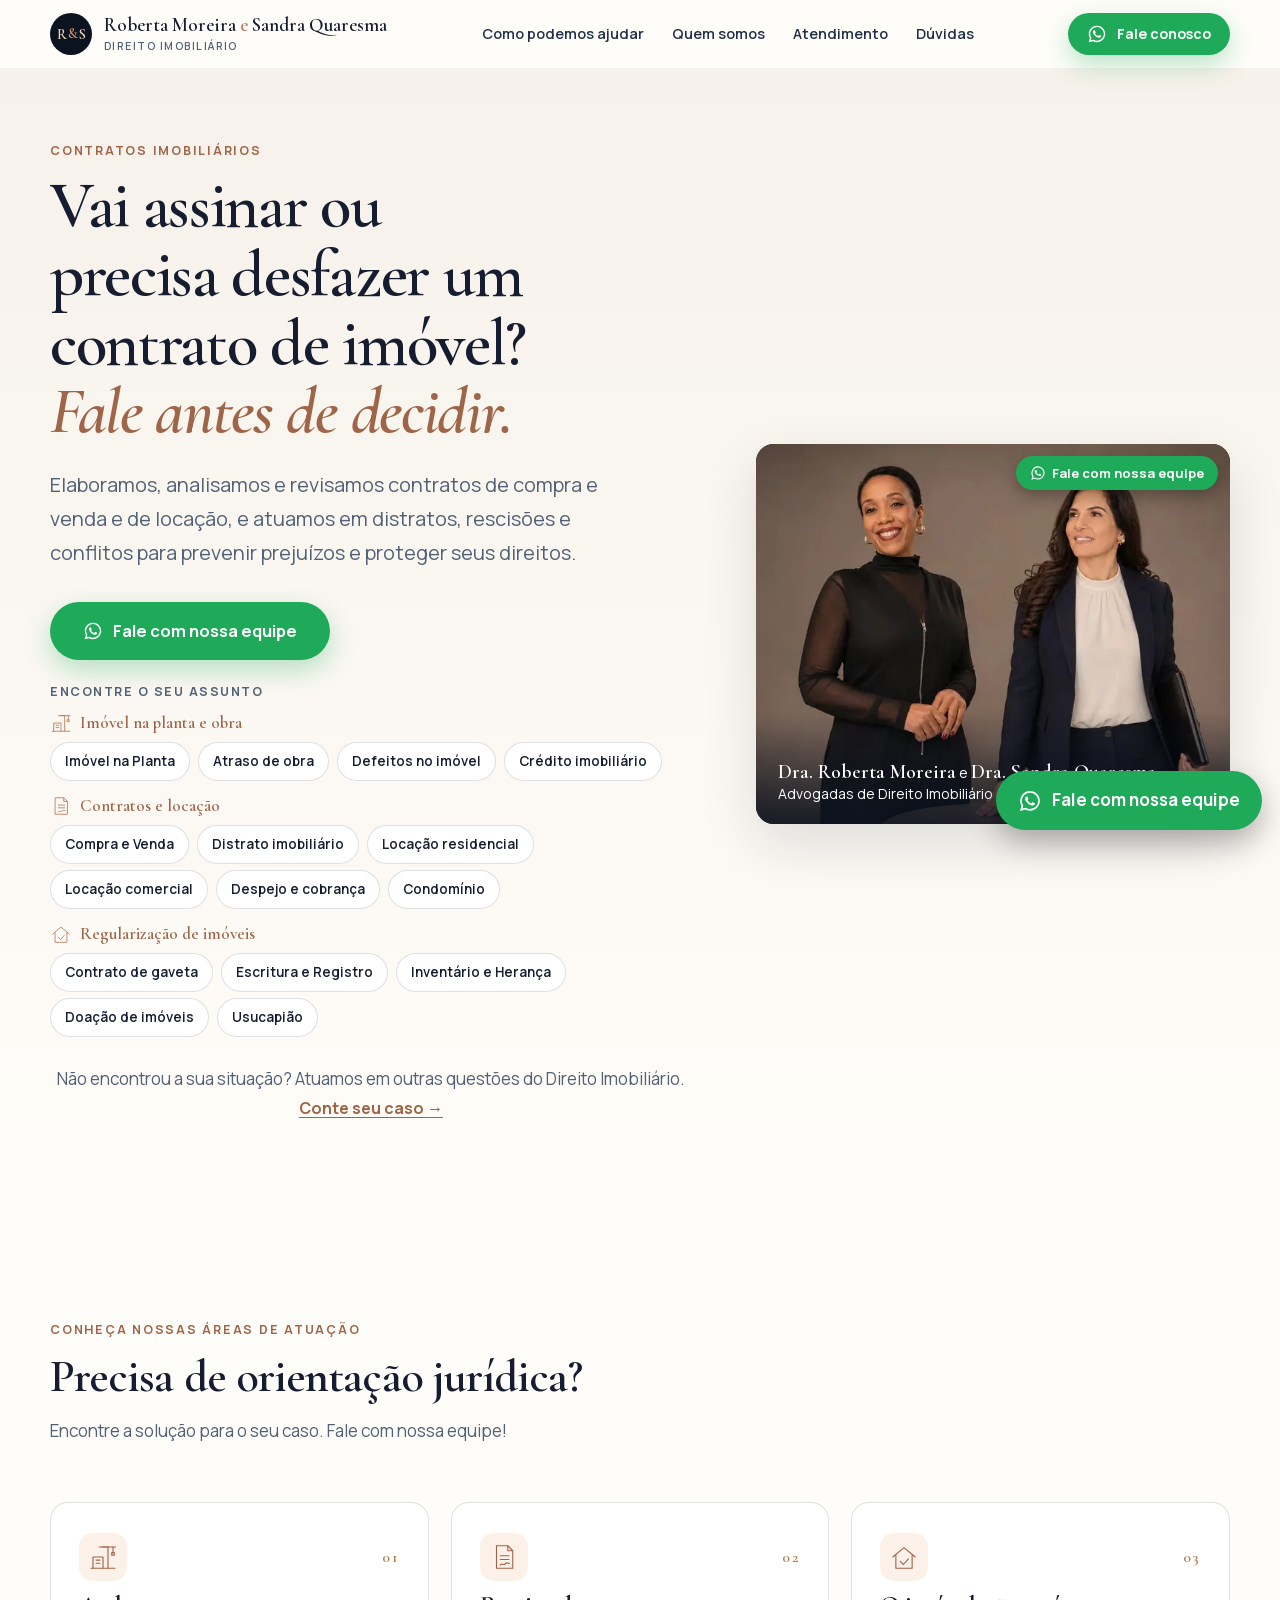
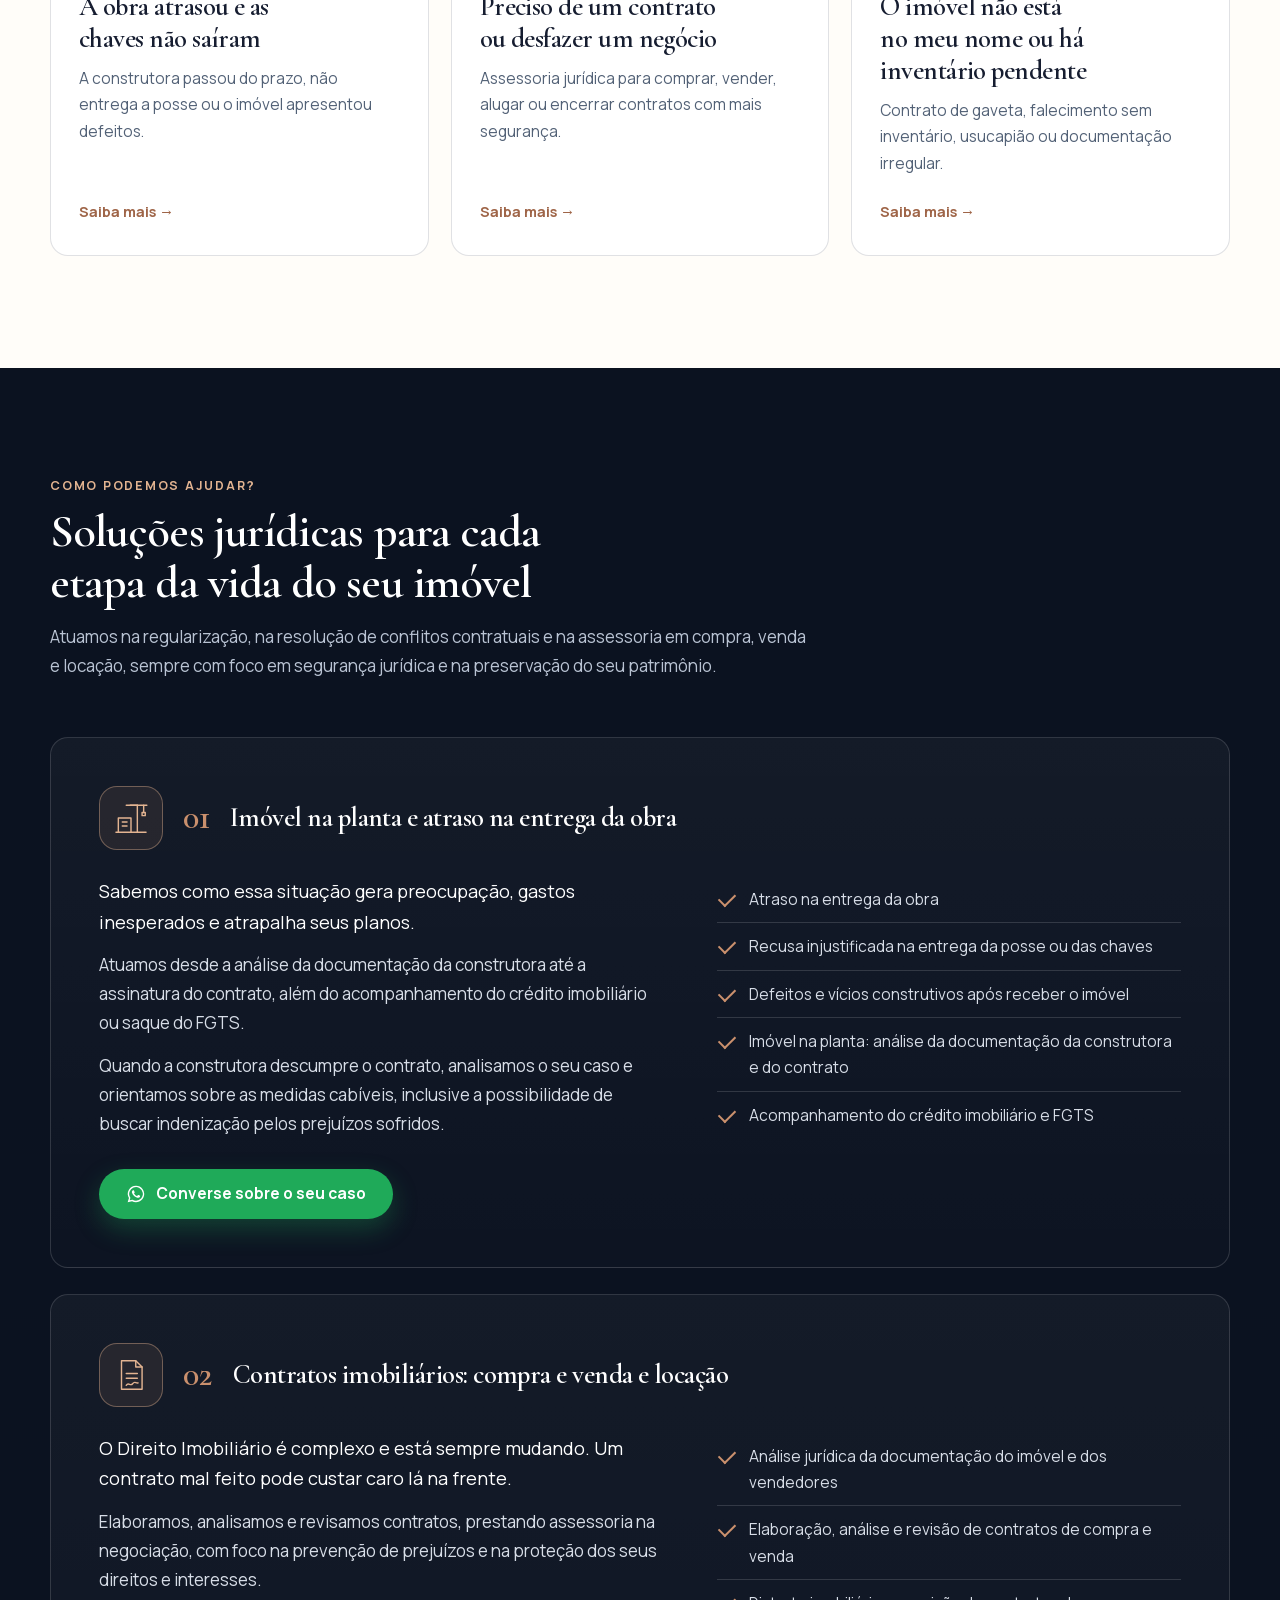
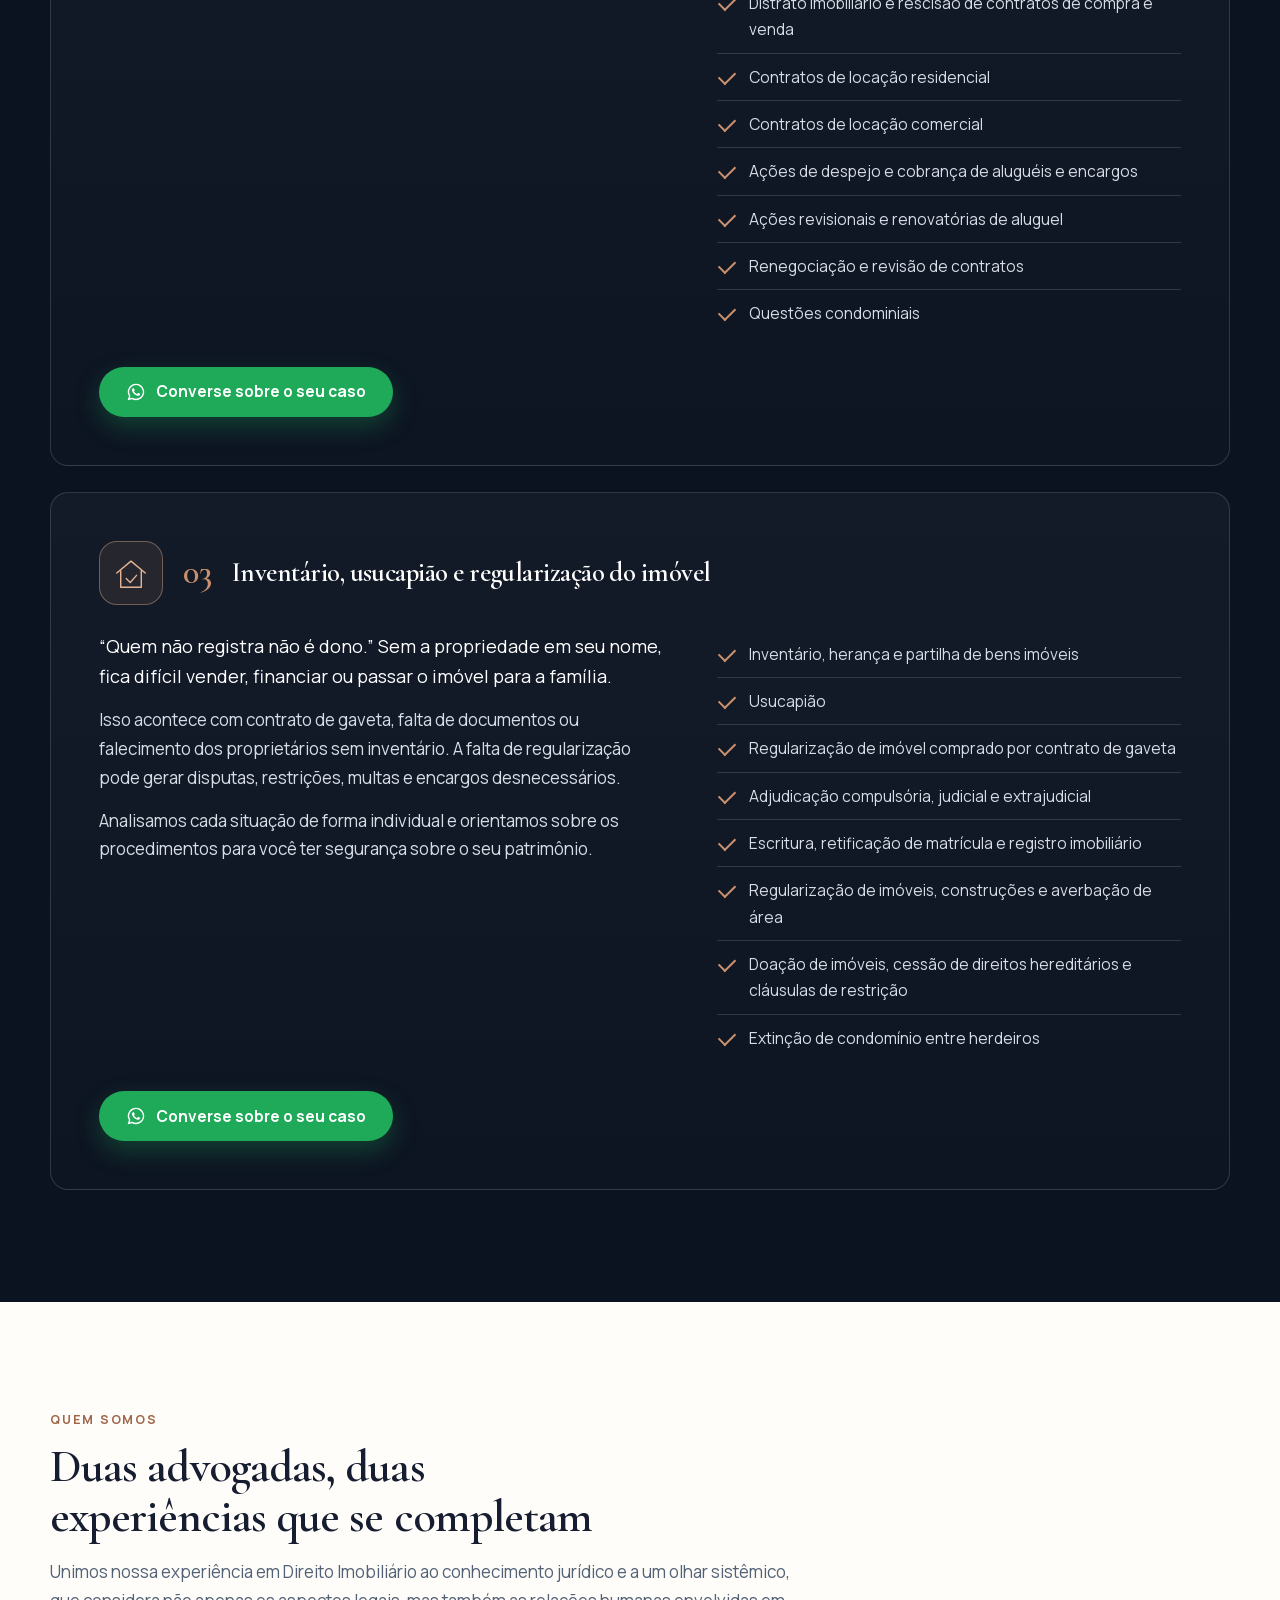
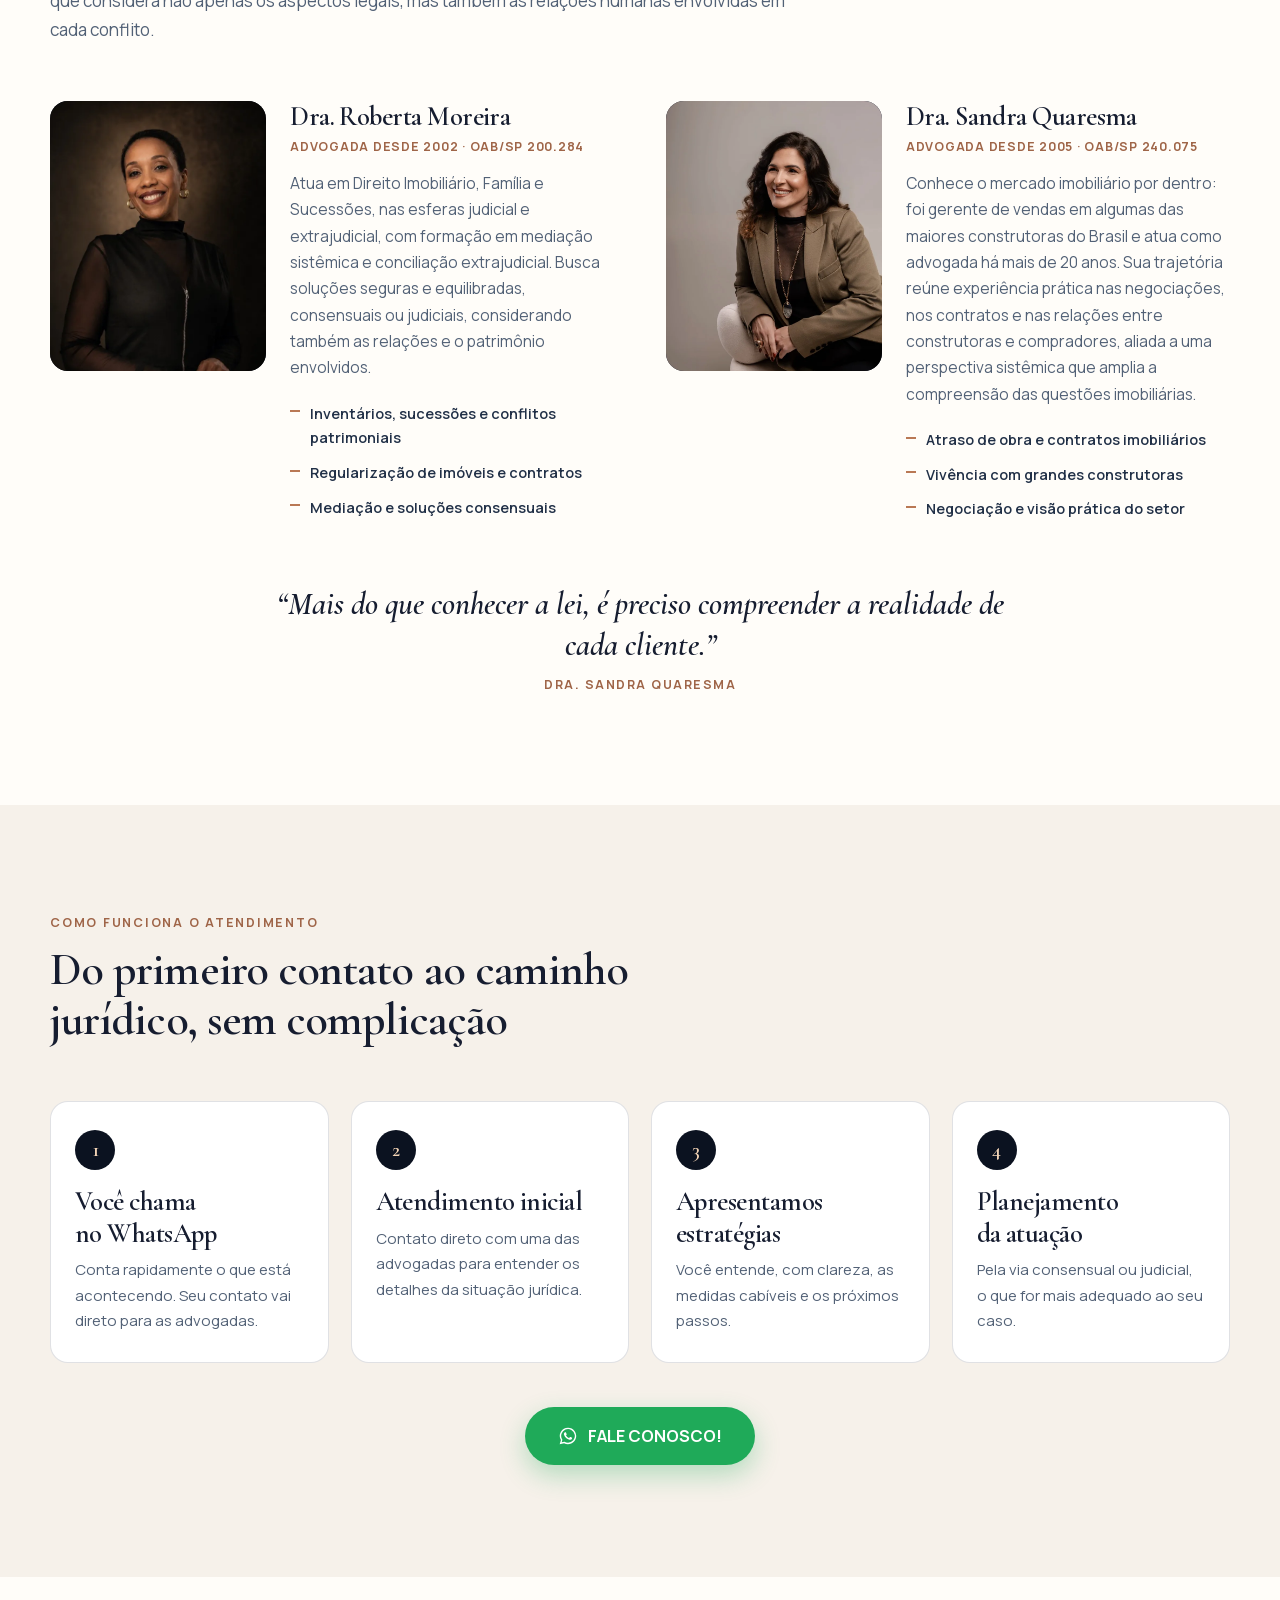
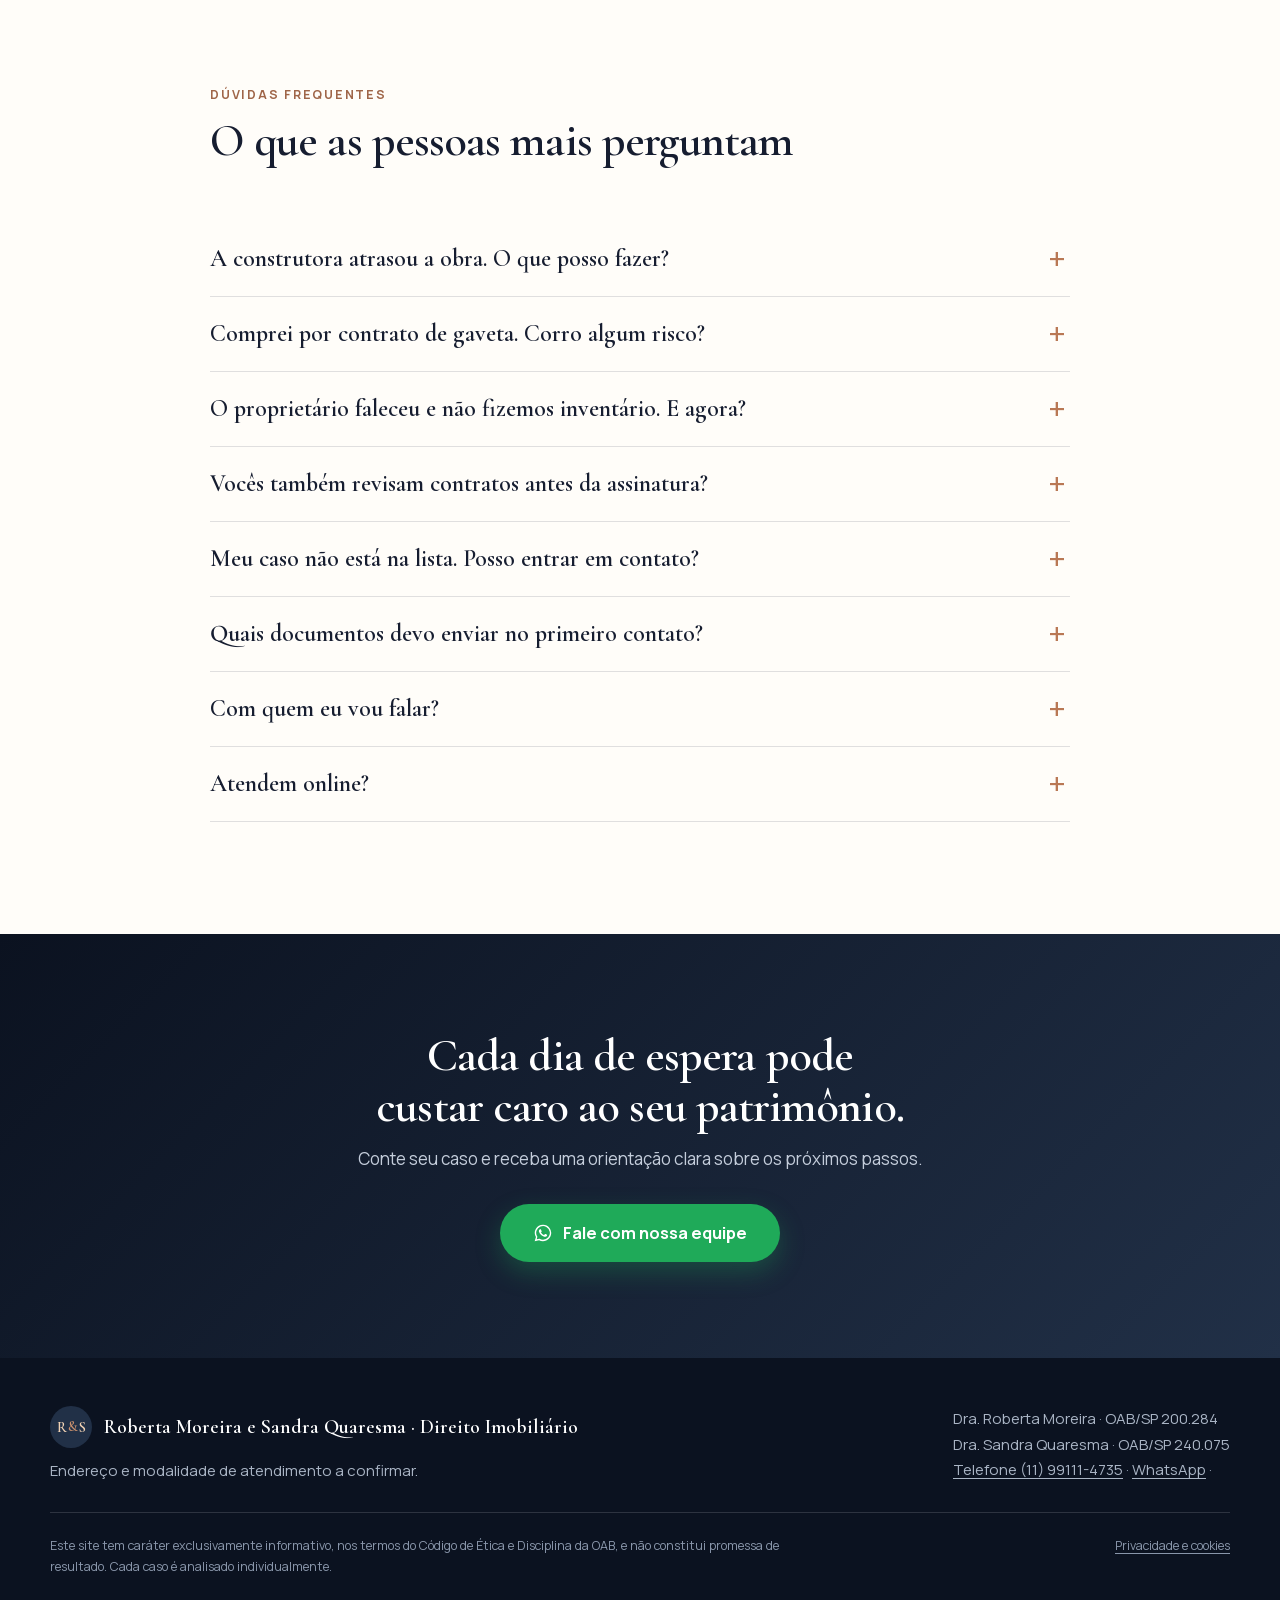
<file: tema-contratos.html>
<!doctype html>
<html lang="pt-BR" class="no-js">
<head>
  <meta charset="utf-8">
  <meta name="viewport" content="width=device-width, initial-scale=1, viewport-fit=cover">
  <link rel="preload" as="image" type="image/webp" href="/assets/img/roberta-e-sandra-768.webp" imagesrcset="/assets/img/roberta-e-sandra-768.webp 768w, /assets/img/roberta-e-sandra-1536.webp 1536w" imagesizes="(max-width: 960px) calc(100vw - 40px), 472px" fetchpriority="high">
  <link rel="preload" as="font" type="font/woff2" href="/assets/fonts/cormorant-garamond-normal.woff2" crossorigin>
  <link rel="preload" as="font" type="font/woff2" href="/assets/fonts/cormorant-garamond-italic.woff2" crossorigin>
  <link rel="preload" as="font" type="font/woff2" href="/assets/fonts/manrope.woff2" crossorigin>
  <!-- Google Tag Manager -->
  <!-- LGPD: o GTM (GTM-NZN99WKX) e o Clarity (zeppc6o10v) só carregam DEPOIS do aceite no aviso de cookies (lh_consent = granted).
       Antes disso (ou se a pessoa recusar) nada deles é baixado, nenhum cookie é gravado e nenhum evento sai.
       Consent Mode do Google: tudo "denied" por padrão; o Cadê o Lead chama gtag("consent","update") ao aceitar. -->
  <script>
  window.dataLayer=window.dataLayer||[];function gtag(){dataLayer.push(arguments)}window.gtag=gtag;
  gtag('consent','default',{ad_storage:'denied',analytics_storage:'denied',ad_user_data:'denied',ad_personalization:'denied'});
  (function(){
    function ok(){try{return localStorage.getItem('lh_consent')==='granted'||localStorage.getItem('sr_consent')==='granted'}catch(e){return false}}
    var on=false;
    window.srLiberarRastreio=function(){
      if(on||!ok())return;on=true;
      gtag('consent','update',{ad_storage:'granted',analytics_storage:'granted',ad_user_data:'granted',ad_personalization:'granted'});
      (function(w,d,s,l,i){w[l]=w[l]||[];w[l].push({'gtm.start':
      new Date().getTime(),event:'gtm.js'});var f=d.getElementsByTagName(s)[0],
      j=d.createElement(s),dl=l!='dataLayer'?'&l='+l:'';j.async=true;j.src=
      'https://www.googletagmanager.com/gtm.js?id='+i+dl;f.parentNode.insertBefore(j,f);
      })(window,document,'script','dataLayer','GTM-NZN99WKX');
      (function(c,l,a,r,i,t,y){
          c[a]=c[a]||function(){(c[a].q=c[a].q||[]).push(arguments)};
          t=l.createElement(r);t.async=1;t.src="https://www.clarity.ms/tag/"+i;
          y=l.getElementsByTagName(r)[0];y.parentNode.insertBefore(t,y);
      })(window, document, "clarity", "script", "zeppc6o10v");
      try{window.clarity('consentv2',{ad_Storage:'granted',analytics_Storage:'granted'})}catch(e){}
    };
    window.srLiberarRastreio();
    // aceite no aviso do Cadê o Lead: libera na hora, sem recarregar a página
    function rever(){if(on)return;setTimeout(window.srLiberarRastreio,150);setTimeout(window.srLiberarRastreio,900);setTimeout(window.srLiberarRastreio,2500)}
    document.addEventListener('click',rever,true);document.addEventListener('keydown',function(e){if(e.key==='Enter'||e.key===' ')rever()},true);
  })();
  </script>
  <!-- End Google Tag Manager -->
  <!-- Microsoft Clarity -->
  <!-- (carregado pelo bloco acima, só depois do aceite) -->
  <!-- End Microsoft Clarity -->
  <!-- Cadê o Lead -->
  <script src="https://cadeolead.com.br/tracker.js" data-key="pk_4b12a4bc3ca8487f8f5b4b126a5390c2" data-consent="banner" async></script>
  <!-- End Cadê o Lead -->
  <meta name="theme-color" content="#0b1220">
  <title>Contratos imobiliários | Roberta Moreira e Sandra Quaresma</title>
  <meta name="description" content="Elaboramos, analisamos e revisamos contratos de compra e venda e de locação, e atuamos em distratos, rescisões e conflitos para prevenir prejuízos e proteger seus direitos.">
  <meta property="og:title" content="Contratos imobiliários | Roberta Moreira e Sandra Quaresma">
  <meta property="og:description" content="Problema com seu imóvel? Analisamos seu caso e orientamos o melhor caminho.">
  <meta property="og:type" content="website">
  <meta property="og:locale" content="pt_BR">
  <meta name="robots" content="noindex"><!-- remover quando a página for ao ar no domínio definitivo -->
  <script>try{if(localStorage.getItem("lh_consent")===null)document.documentElement.classList.add("pede-cookies")}catch(e){document.documentElement.classList.add("pede-cookies")}</script>
  <style>@font-face{font-family:"Cormorant Garamond";font-style:normal;font-weight:500 700;font-display:swap;src:url(/assets/fonts/cormorant-garamond-normal.woff2) format("woff2")}@font-face{font-family:"Cormorant Garamond";font-style:italic;font-weight:500 700;font-display:swap;src:url(/assets/fonts/cormorant-garamond-italic.woff2) format("woff2")}@font-face{font-family:"Manrope";font-style:normal;font-weight:400 700;font-display:swap;src:url(/assets/fonts/manrope.woff2) format("woff2")}@font-face{font-family:"CG Georgia";font-style:normal;font-weight:500 700;src:local("Georgia Bold"),local("Georgia-Bold");size-adjust:79.5%}@font-face{font-family:"CG Georgia";font-style:italic;font-weight:500 700;src:local("Georgia Bold Italic"),local("Georgia-BoldItalic");size-adjust:71.2%}@font-face{font-family:"CG Noto";font-style:normal;font-weight:500 700;src:local("Noto Serif Bold"),local("NotoSerif-Bold");size-adjust:79.0%}@font-face{font-family:"CG Noto";font-style:italic;font-weight:500 700;src:local("Noto Serif Bold Italic"),local("NotoSerif-BoldItalic");size-adjust:71.1%}@font-face{font-family:"CG Times";font-style:normal;font-weight:500 700;src:local("Times New Roman Bold"),local("TimesNewRomanPS-BoldMT"),local("Liberation Serif Bold"),local("LiberationSerif-Bold");size-adjust:91.5%}@font-face{font-family:"CG Times";font-style:italic;font-weight:500 700;src:local("Times New Roman Bold Italic"),local("TimesNewRomanPS-BoldItalicMT"),local("Liberation Serif Bold Italic"),local("LiberationSerif-BoldItalic");size-adjust:86.1%}@font-face{font-family:"MR Arial";font-style:normal;font-weight:400 500;src:local("Arial"),local("ArialMT"),local("Helvetica"),local("Liberation Sans"),local("LiberationSans"),local("Arimo");size-adjust:103.25%}@font-face{font-family:"MR Arial";font-style:normal;font-weight:600 700;src:local("Arial Bold"),local("Arial-BoldMT"),local("Helvetica Bold"),local("Helvetica-Bold"),local("Liberation Sans Bold"),local("LiberationSans-Bold"),local("Arimo Bold");size-adjust:100.7%}@font-face{font-family:"MR Roboto";font-style:normal;font-weight:400 500;src:local("Roboto"),local("Roboto-Regular");size-adjust:102.5%}@font-face{font-family:"MR Roboto";font-style:normal;font-weight:600 700;src:local("Roboto Bold"),local("Roboto-Bold");size-adjust:106.6%}:root{--serif:"Cormorant Garamond","CG Georgia","CG Noto","CG Times",Georgia,serif;--sans:Manrope,"MR Arial","MR Roboto",Arial,sans-serif;--navy-950:#0b1220;--navy-900:#161d30;--navy-800:#213047;--navy-700:#324862;--copper-700:#9f6548;--copper-600:#b97855;--copper-500:#ca906d;--copper-300:#e3b491;--champagne:#f1d2b4;--ivory:#f6f1ea;--paper:#fffdf9;--graphite:#252d38;--slate:#526176;--line:rgba(22,29,48,.13);--line-d:rgba(255,255,255,.14);--wa:#1faa59;--wa-d:#168a47;--shell:min(1180px,calc(100vw - 40px));--r:18px;--shadow:0 22px 55px rgba(20,28,44,.12)}*{box-sizing:border-box}[hidden]{display:none!important}html{scroll-behavior:smooth;scroll-padding-top:80px}body{margin:0;background:var(--paper);color:var(--graphite);font:400 17px/1.7 var(--sans);-webkit-font-smoothing:antialiased}h1,h2,h3,p,ul,ol,figure{margin:0}ul,ol{padding:0;list-style:none}h1,h2,h3{font-family:var(--serif);color:var(--navy-900);font-weight:600;letter-spacing:-.02em;text-wrap:balance}h1{font-size:clamp(40px,5.6vw,66px);line-height:1.04}h1 em{color:var(--copper-700);font-style:italic}h2{font-size:clamp(32px,4vw,46px);line-height:1.1}h3{font-size:clamp(22px,2.2vw,27px);line-height:1.18}a{color:inherit;text-decoration:none}img{max-width:100%;display:block}:focus-visible{outline:3px solid var(--copper-300);outline-offset:3px}.shell{width:var(--shell);margin-inline:auto}.eyebrow{font:700 12.5px/1 var(--sans);letter-spacing:.14em;text-transform:uppercase;color:var(--copper-700);margin-bottom:14px}.section--dark .eyebrow,.sec-head--light .eyebrow{color:var(--copper-300)}.sec-head p:not(.eyebrow){margin-top:16px;color:var(--slate)}.sec-head--light p:not(.eyebrow){color:#b9c3d3}.ico{width:20px;height:20px;flex:none}.btn{display:inline-flex;align-items:center;justify-content:center;gap:10px;padding:14px 26px;border-radius:999px;border:1.5px solid transparent;font:700 15.5px/1.2 var(--sans);cursor:pointer;transition:transform .15s,background .15s,box-shadow .15s;text-align:center}.btn:hover{transform:translateY(-2px)}.btn--wa{background:var(--wa);color:#fff;box-shadow:0 10px 26px rgba(31,170,89,.3)}.btn--wa:hover{background:var(--wa-d)}.btn--copper{background:var(--copper-600);color:#fff}.btn--copper:hover{background:var(--copper-700)}.btn--ghost{border-color:var(--navy-900);color:var(--navy-900)}.btn--ghost:hover{background:var(--navy-900);color:#fff}.btn--ghost-light{border-color:var(--line-d);color:#fff;background:transparent}.btn--ghost-light:hover{background:rgba(255,255,255,.08)}.btn--lg{padding:18px 32px;font-size:16.5px}.btn--sm{padding:10px 18px;font-size:14px;white-space:nowrap}.topbar{position:sticky;top:0;z-index:50;background:rgba(255,253,249,.92);backdrop-filter:blur(10px);transition:box-shadow .2s}.topbar.is-scrolled{box-shadow:0 1px 0 var(--line)}.topbar__in{display:flex;align-items:center;justify-content:space-between;gap:20px;min-height:68px}.brand{display:flex;align-items:center;gap:12px}.brand__mark{white-space:nowrap;display:inline-flex;align-items:center;justify-content:center;flex:none;width:42px;height:42px;border-radius:50%;background:var(--navy-950);color:var(--champagne);font:600 15px/1 var(--serif);letter-spacing:0}.brand__mark i{font-style:normal;color:var(--copper-500);margin:0 1px;font-size:14px}.brand__txt{font:600 20px/1.1 var(--serif);color:var(--navy-900)}.brand__txt i{font-style:normal;color:var(--copper-600)}.brand__txt small{display:block;font:600 10.5px/1.4 var(--sans);letter-spacing:.14em;text-transform:uppercase;color:var(--slate);margin-top:3px}.nav{display:flex;gap:28px;font-weight:600;font-size:14.5px;color:var(--navy-800)}.nav a:hover{color:var(--copper-700)}.hero{background:linear-gradient(180deg,var(--ivory),var(--paper));padding-block:clamp(40px,6vw,84px) clamp(56px,7vw,96px)}.hero__in{display:grid;grid-template-columns:1.15fr .85fr;gap:clamp(32px,5vw,72px);align-items:center}.lead{font-size:clamp(17px,1.6vw,20px);color:var(--slate);margin:22px 0 32px;max-width:560px}.hero__cta{display:flex;flex-wrap:wrap;gap:14px}.photo{position:relative;overflow:hidden;border-radius:var(--r);background:var(--navy-900);box-shadow:var(--shadow);width:100%}.photo img{position:absolute;inset:0;width:100%;height:100%;object-fit:cover}.photo__ph{position:absolute;inset:0;display:flex;flex-direction:column;align-items:center;justify-content:center;gap:8px;text-align:center;padding:20px;color:var(--champagne);background:repeating-linear-gradient(135deg,rgba(255,255,255,.04) 0 14px,transparent 14px 28px),linear-gradient(160deg,var(--navy-800),var(--navy-950));border:1.5px dashed rgba(241,210,180,.45);border-radius:var(--r)}.photo__ph span{font:600 22px/1.2 var(--serif)}.photo__ph small{font-size:12px;color:#9fb0c6;line-height:1.5}.photo.has-img .photo__ph{display:none}.photo figcaption{position:absolute;left:0;right:0;bottom:0;padding:48px 22px 20px;color:#fff;font-size:14px;line-height:1.4;background:linear-gradient(0deg,rgba(11,18,32,.86),transparent)}.photo figcaption b{font:600 20px var(--serif)}.person .photo{box-shadow:none}.opt input:focus-visible+span{outline:3px solid var(--copper-300)}.quiz__nav .btn--ghost-light{color:var(--navy-800);border-color:var(--line)}.quiz__nav .btn:last-child{margin-left:auto}.brand--foot{color:#fff;font:600 20px var(--serif);margin-bottom:10px}.brand--foot .brand__mark{background:var(--navy-800)}.fab{position:fixed;right:18px;bottom:18px;z-index:60;display:flex;align-items:center;gap:10px;padding:15px 22px;border-radius:999px;background:var(--wa);color:#fff;font-weight:700;box-shadow:0 12px 30px rgba(0,0,0,.28);transition:transform .15s}.fab:hover{transform:translateY(-3px);background:var(--wa-d)}.fab .ico{width:24px;height:24px}@media (max-width:960px){.nav{display:none}.hero__in,.pillar__body,.people,.quiz-wrap{grid-template-columns:minmax(0,1fr)}.hero__photo{max-width:420px;margin-inline:auto;order:-1}}@media (max-width:620px){body{font-size:16px}.hero__cta .btn{width:100%}.person .photo{max-width:300px}.pillar .btn{width:100%}.brand__txt small{display:none}.fab span{display:none}.fab{padding:15px}}@media (prefers-reduced-motion:reduce){*{transition:none!important;scroll-behavior:auto!important}}.topics{margin-top:30px}.topics p{font:700 12.5px/1 var(--sans);letter-spacing:.12em;text-transform:uppercase;color:var(--slate);margin-bottom:12px}.topics ul{display:flex;flex-wrap:wrap;gap:8px}.topics a{display:inline-block;padding:9px 16px;border:1.5px solid var(--line);border-radius:999px;background:#fff;font-weight:700;font-size:14px;color:var(--navy-900);transition:.15s}.topics a:hover{border-color:var(--copper-600);color:var(--copper-700);transform:translateY(-1px)}.situ__other{margin-top:28px;text-align:center;color:var(--slate)}.linkbtn{background:none;border:0;padding:0;font:700 16px var(--sans);color:var(--copper-700);cursor:pointer;text-decoration:underline;text-underline-offset:3px}.hero__photo.is-duo{display:grid;grid-template-columns:1fr 1fr}.hero__photo.is-duo img{position:static;height:100%}.hero__photo.is-duo figcaption{grid-column:1/-1;position:absolute}.leadmodal{width:min(460px,calc(100vw - 28px));max-height:calc(100dvh - 28px);overflow:auto;border:0;border-radius:var(--r);padding:clamp(22px,4vw,34px);background:var(--paper);color:var(--graphite);box-shadow:0 40px 90px rgba(0,0,0,.45)}.leadmodal::backdrop{background:rgba(11,18,32,.72);backdrop-filter:blur(3px)}.leadmodal h2{font-size:clamp(28px,5vw,34px);margin-bottom:6px}.lead__sub{color:var(--slate);font-size:15px;margin-bottom:20px}.lead__x{position:absolute;right:12px;top:8px;width:40px;height:40px;border:0;background:none;font-size:30px;line-height:1;color:var(--slate);cursor:pointer}.leadmodal .field{margin-bottom:14px}.lead__err{color:#b3261e;font-weight:600;font-size:14.5px;margin-bottom:10px}.lead__go{width:100%}@media (max-width:960px){.hero__photo{aspect-ratio:5/4!important;max-width:520px}.hero__photo img{object-position:center 20%}}.topics{margin-top:26px;display:grid;gap:14px}.topics__title{margin:0!important}.topics__g{display:grid;gap:8px}.topics__g>span{font:600 17px/1.2 var(--serif);color:var(--copper-700)}.topics__g ul{display:flex;flex-wrap:wrap;gap:6px 8px}.topics a{padding:7px 14px;font-size:13.5px;font-weight:600}.brand__txt{font-size:19px}.brand__txt small{white-space:nowrap}@media (max-width:620px){.topbar .btn--wa{display:none}.brand__txt{font-size:17px;line-height:1.15}}.tico{width:44px;height:44px;flex:none;color:var(--copper-600)}.tico--sm{width:22px;height:22px;margin-right:8px;vertical-align:-5px}.topics__g>span{display:flex;align-items:center}.situ__top .tico{width:48px;height:48px;padding:9px;border-radius:14px;background:#fbf1e8;color:var(--copper-700)}.pillar__ico .tico{width:38px;height:38px;color:var(--copper-300)}@media (max-width:620px){.pillar__ico .tico{width:30px;height:30px}}.person .photo img{object-position:center 12%}.hero__photo.is-duo{display:grid;grid-template-columns:1fr 1fr;gap:3px;background:var(--navy-950)}.hero__photo.is-duo img{position:static;display:block;width:100%;height:100%;min-width:0;object-fit:cover;object-position:center 15%}.hero__photo.is-duo figcaption{position:absolute;left:0;right:0;bottom:0}.hero__photo{aspect-ratio:5/4}.fab{bottom:calc(18px + var(--cookie-h,0px))}.hero__photo[data-wa]{cursor:pointer}.hero__photo[data-wa]:focus-visible{outline:3px solid var(--copper-300);outline-offset:3px}.photo__tap{position:absolute;top:12px;right:12px;z-index:2;display:inline-flex;align-items:center;gap:6px;padding:9px 14px;border-radius:999px;background:var(--wa);color:#fff;font:700 13px/1 var(--sans);box-shadow:0 6px 16px rgba(0,0,0,.28)}.photo__tap .ico{width:16px;height:16px}[data-leadhub-consent]{left:0!important;right:0!important;bottom:0!important;width:100%!important;max-width:none!important;margin:0!important;border-radius:0!important;padding:8px 14px!important;display:flex!important;align-items:center!important;gap:12px!important;box-shadow:0 -4px 16px rgba(0,0,0,.22)!important;font:12px/1.3 system-ui,-apple-system,"Segoe UI",Roboto,sans-serif!important}[data-leadhub-consent] p{margin:0!important;flex:1 1 auto!important;min-width:0!important}[data-leadhub-consent] div{flex:0 0 auto!important;display:flex!important;gap:8px!important}[data-leadhub-consent] button{flex:none!important;min-height:36px!important;padding:0 14px!important;border-radius:8px!important;font:600 13px system-ui,sans-serif!important;white-space:nowrap!important}@media (max-width:960px){.hero{padding-block:18px 40px}.hero__in{display:flex;flex-direction:column;align-items:stretch;gap:0}.hero__copy{display:contents}.hero .eyebrow{order:1;margin-bottom:10px}.hero h1{order:2}.hero .lead{order:3;margin:14px 0 20px}.hero__cta{order:4}.hero__photo{order:5;margin:28px auto 0;width:100%}.topics{order:6;width:100%}.situ__other--hero{order:7}}@media (max-width:620px){.hero h1{font-size:34px;line-height:1.08}.hero .lead{font-size:16px;line-height:1.55}.hero__cta .btn{padding:14px 18px;min-height:56px}.fab{left:0;right:0;bottom:var(--cookie-h,0px);width:100%;min-height:56px;justify-content:center;padding:12px 16px;border-radius:0;font-size:16px;box-shadow:0 -6px 20px rgba(0,0,0,.18)}.fab span{display:inline}[data-leadhub-consent]{font-size:11px!important;line-height:1.25!important;padding:7px 10px!important;gap:8px!important}[data-leadhub-consent] div{flex-direction:column!important;gap:5px!important}[data-leadhub-consent] button{min-height:30px!important;padding:0 10px!important;font-size:12px!important}}@media (max-width:620px){.fab{padding-bottom:calc(12px + var(--fab-safe,0px));min-height:calc(56px + var(--fab-safe,0px))}[data-leadhub-consent]{padding-bottom:calc(7px + env(safe-area-inset-bottom,0px))!important}}@media (max-width:620px){.hero__photo{aspect-ratio:21/9!important;margin-top:20px}.hero__photo img{object-position:center 24%}.hero__photo figcaption{padding:26px 14px 9px;font-size:13px;line-height:1.25}.hero__photo figcaption b{font-size:15px;font-weight:600}.cap__sub{display:none}.photo__tap{top:9px;right:9px;padding:8px;gap:0;font-size:0}.photo__tap .ico{width:20px;height:20px}}@media (max-width:400px){.hero{padding-top:12px}.hero .eyebrow{margin-bottom:6px}.hero h1{font-size:31px}.hero .lead{font-size:15px;line-height:1.5;margin:10px 0 16px}.hero__cta .btn{min-height:52px;padding:12px 16px}.hero__photo{aspect-ratio:5/2!important;margin-top:14px}}html.pede-cookies{--cookie-h:52px}html:not(.pede-cookies){--fab-safe:env(safe-area-inset-bottom,0px)}@media (max-width:620px){html.pede-cookies{--cookie-h:83px}}@media (max-width:375px){html.pede-cookies{--cookie-h:97px}}@media (max-width:620px){body:not([data-tema]) .hero h1{text-wrap:balance;max-width:21ch}}html{scroll-padding-bottom:calc(74px + var(--cookie-h,0px) + env(safe-area-inset-bottom,0px))}body:not([data-tema]) .situ__card{cursor:pointer}.lead__go[disabled]{opacity:.8;cursor:progress}.lead__fallback{margin:12px 0 0;text-align:center;font-size:14.5px}.lead__fallback a{color:var(--copper-700);font-weight:700;text-decoration:underline;text-underline-offset:3px}</style>
  <link rel="stylesheet" href="/assets/styles.min.css" media="print" onload="this.media='all';this.onload=null">
  <noscript><link rel="stylesheet" href="/assets/styles.min.css"></noscript>
  <script>document.documentElement.classList.remove("no-js");</script>
</head>
<body data-tema="contratos" data-static>
<!-- Google Tag Manager (noscript) -->
<!-- LGPD: sem JavaScript não há aviso de cookies nem consentimento, então o GTM não é carregado aqui -->
<!-- End Google Tag Manager (noscript) -->

<!-- ============ TOPO ============ -->
<header class="topbar" id="topo">
  <div class="shell topbar__in">
    <a class="brand" href="#topo" aria-label="Roberta Moreira e Sandra Quaresma, início">
      <span class="brand__mark">R<i>&amp;</i>S</span>
      <span class="brand__txt">Roberta Moreira <i>e</i> Sandra Quaresma<small>Direito Imobiliário</small></span>
    </a>
    <nav class="nav" aria-label="Principal">
      <a href="#areas">Como podemos ajudar</a>
      <a href="#sobre">Quem somos</a>
      <a href="#atendimento">Atendimento</a>
      <a href="#faq">Dúvidas</a>
    </nav>
    <a class="btn btn--sm btn--wa" href="#" data-wa="topo">
      <svg class="ico" viewBox="0 0 24 24" aria-hidden="true"><use href="#i-wa"/></svg> Fale conosco
    </a>
  </div>
</header>

<main>

<!-- ============ HERO ============ -->
<section class="hero">
  <div class="shell hero__in">
    <div class="hero__copy">
      <p class="eyebrow">Contratos imobiliários</p>
      <h1>Vai assinar ou precisa desfazer um contrato de imóvel? <em>Fale antes de decidir.</em></h1>
      <p class="lead">Elaboramos, analisamos e revisamos contratos de compra e venda e de locação, e atuamos em distratos, rescisões e conflitos para prevenir prejuízos e proteger seus direitos.</p>
      <div class="hero__cta">
        <a class="btn btn--wa btn--lg" href="#" data-wa="hero">
          <svg class="ico" viewBox="0 0 24 24" aria-hidden="true"><use href="#i-wa"/></svg> Fale com nossa equipe
        </a>
      </div>
      <nav class="topics" aria-label="Encontre o seu assunto">
        <p class="topics__title">Encontre o seu assunto</p>
        <div class="topics__g"><span><svg class="tico tico--sm" viewBox="0 0 48 48" aria-hidden="true"><use href="#i-obra"/></svg>Imóvel na planta e obra</span><ul>
          <li><a href="#obra" data-item="t-planta">Imóvel na Planta</a></li>
          <li><a href="#obra" data-item="t-atraso">Atraso de obra</a></li>
          <li><a href="#obra" data-item="t-defeitos">Defeitos no imóvel</a></li>
          <li><a href="#obra" data-item="t-financiamento">Crédito imobiliário</a></li>
        </ul></div>
        <div class="topics__g"><span><svg class="tico tico--sm" viewBox="0 0 48 48" aria-hidden="true"><use href="#i-contrato"/></svg>Contratos e locação</span><ul>
          <li><a href="#contratos" data-item="t-compra">Compra e Venda</a></li>
          <li><a href="#contratos" data-item="t-distrato">Distrato imobiliário</a></li>
          <li><a href="#contratos" data-item="locacao">Locação residencial</a></li>
          <li><a href="#contratos" data-item="locacao-com">Locação comercial</a></li>
          <li><a href="#contratos" data-item="t-despejo">Despejo e cobrança</a></li>
          <li><a href="#contratos" data-item="t-condominio">Condomínio</a></li>
        </ul></div>
        <div class="topics__g"><span><svg class="tico tico--sm" viewBox="0 0 48 48" aria-hidden="true"><use href="#i-regulariza"/></svg>Regularização de imóveis</span><ul>
          <li><a href="#inventario" data-item="regularizacao">Contrato de gaveta</a></li>
          <li><a href="#inventario" data-item="t-escritura">Escritura e Registro</a></li>
          <li><a href="#inventario" data-item="t-inventario">Inventário e Herança</a></li>
          <li><a href="#inventario" data-item="t-doacao">Doação de imóveis</a></li>
          <li><a href="#inventario" data-item="usucapiao">Usucapião</a></li>
        </ul></div>
      </nav>
      <p class="situ__other situ__other--hero">Não encontrou a sua situação? Atuamos em outras questões do Direito Imobiliário. <button type="button" class="linkbtn" data-wa="indice">Conte seu caso →</button></p>
    </div>

    <figure class="hero__photo photo has-img" data-ratio="5/4" data-wa="foto" role="button" tabindex="0" aria-label="Fale com nossa equipe pelo WhatsApp">
      <picture>
        <source type="image/webp" srcset="/assets/img/roberta-e-sandra-768.webp 768w, /assets/img/roberta-e-sandra-1536.webp 1536w" sizes="(max-width: 960px) calc(100vw - 40px), 472px">
        <img src="/assets/img/roberta-e-sandra.jpg" width="1536" height="1024" alt="Dra. Roberta Moreira e Dra. Sandra Quaresma" fetchpriority="high" decoding="async">
      </picture>
      <span class="photo__tap" aria-hidden="true"><svg class="ico" viewBox="0 0 24 24"><use href="#i-wa"/></svg> Fale com nossa equipe</span>
      <figcaption><b>Dra. Roberta Moreira</b> e <b>Dra. Sandra Quaresma</b><span class="cap__sub"><br>Advogadas de Direito Imobiliário</span></figcaption>
    </figure>
  </div>
</section>

<!-- ============ RECONHECE A SITUAÇÃO ============ -->
<section class="section situ" id="situacao">
  <div class="shell">
    <header class="sec-head">
      <p class="eyebrow">Conheça nossas áreas de atuação</p>
      <h2>Precisa de orientação jurídica?</h2>
      <p>Encontre a solução para o seu caso. Fale com nossa equipe!</p>
    </header>
    <div class="situ__grid">
      <article class="situ__card">
        <div class="situ__top"><svg class="tico" viewBox="0 0 48 48" aria-hidden="true"><use href="#i-obra"/></svg><span class="situ__n">01</span></div>
        <h3>A obra atrasou e as chaves não saíram</h3>
        <p>A construtora passou do prazo, não entrega a posse ou o imóvel apresentou defeitos.</p>
        <div class="situ__act">
          <a class="more" href="#obra">Saiba mais →</a>
        </div>
      </article>
      <article class="situ__card">
        <div class="situ__top"><svg class="tico" viewBox="0 0 48 48" aria-hidden="true"><use href="#i-contrato"/></svg><span class="situ__n">02</span></div>
        <h3>Preciso de um contrato ou desfazer um negócio</h3>
        <p>Assessoria jurídica para comprar, vender, alugar ou encerrar contratos com mais segurança.</p>
        <div class="situ__act">
          <a class="more" href="#contratos">Saiba mais →</a>
        </div>
      </article>
      <article class="situ__card">
        <div class="situ__top"><svg class="tico" viewBox="0 0 48 48" aria-hidden="true"><use href="#i-regulariza"/></svg><span class="situ__n">03</span></div>
        <h3>O imóvel não está no meu nome ou há inventário pendente</h3>
        <p>Contrato de gaveta, falecimento sem inventário, usucapião ou documentação irregular.</p>
        <div class="situ__act">
          <a class="more" href="#inventario">Saiba mais →</a>
        </div>
      </article>
    </div>
  </div>
</section>

<!-- ============ ÁREAS (3 PILARES) ============ -->
<section class="section section--dark areas" id="areas">
  <div class="shell">
    <header class="sec-head sec-head--light">
      <p class="eyebrow">Como podemos ajudar?</p>
      <h2>Soluções jurídicas para cada etapa da vida do seu imóvel</h2>
      <p>Atuamos na regularização, na resolução de conflitos contratuais e na assessoria em compra, venda e locação, sempre com foco em segurança jurídica e na preservação do seu patrimônio.</p>
    </header>

    <!-- Pilar 1 -->
    <article class="pillar" id="obra">
      <div class="pillar__head">
        <span class="pillar__ico"><svg class="tico" viewBox="0 0 48 48" aria-hidden="true"><use href="#i-obra"/></svg></span>
        <span class="pillar__n">01</span>
        <h3>Imóvel na planta e atraso na entrega da obra</h3>
      </div>
      <div class="pillar__body">
        <div>
          <p class="pillar__pain">Sabemos como essa situação gera preocupação, gastos inesperados e atrapalha seus planos.</p>
          <p>Atuamos desde a análise da documentação da construtora até a assinatura do contrato, além do acompanhamento do crédito imobiliário ou saque do FGTS.</p>
          <p>Quando a construtora descumpre o contrato, analisamos o seu caso e orientamos sobre as medidas cabíveis, inclusive a possibilidade de buscar indenização pelos prejuízos sofridos.</p>
        </div>
        <ul class="ticks">
          <li id="t-atraso">Atraso na entrega da obra</li>
          <li>Recusa injustificada na entrega da posse ou das chaves</li>
          <li id="t-defeitos">Defeitos e vícios construtivos após receber o imóvel</li>
          <li id="t-planta">Imóvel na planta: análise da documentação da construtora e do contrato</li>
          <li id="t-financiamento">Acompanhamento do crédito imobiliário e FGTS</li>
        </ul>
      </div>
      <a class="btn btn--wa" href="#" data-wa="pilar" data-area="obra"><svg class="ico" viewBox="0 0 24 24" aria-hidden="true"><use href="#i-wa"/></svg> Converse sobre o seu caso</a>
    </article>

    <!-- Pilar 2 -->
    <article class="pillar" id="contratos">
      <div class="pillar__head">
        <span class="pillar__ico"><svg class="tico" viewBox="0 0 48 48" aria-hidden="true"><use href="#i-contrato"/></svg></span>
        <span class="pillar__n">02</span>
        <h3>Contratos imobiliários: compra e venda e locação</h3>
      </div>
      <div class="pillar__body">
        <div>
          <p class="pillar__pain">O Direito Imobiliário é complexo e está sempre mudando. Um contrato mal feito pode custar caro lá na frente.</p>
          <p>Elaboramos, analisamos e revisamos contratos, prestando assessoria na negociação, com foco na prevenção de prejuízos e na proteção dos seus direitos e interesses.</p>
        </div>
        <ul class="ticks">
          <li>Análise jurídica da documentação do imóvel e dos vendedores</li>
          <li id="t-compra">Elaboração, análise e revisão de contratos de compra e venda</li>
          <li id="t-distrato">Distrato imobiliário e rescisão de contratos de compra e venda</li>
          <li id="locacao">Contratos de locação residencial</li>
          <li id="locacao-com">Contratos de locação comercial</li>
          <li id="t-despejo">Ações de despejo e cobrança de aluguéis e encargos</li>
          <li>Ações revisionais e renovatórias de aluguel</li>
          <li>Renegociação e revisão de contratos</li>
          <li id="t-condominio">Questões condominiais</li>
        </ul>
      </div>
      <a class="btn btn--wa" href="#" data-wa="pilar" data-area="contratos"><svg class="ico" viewBox="0 0 24 24" aria-hidden="true"><use href="#i-wa"/></svg> Converse sobre o seu caso</a>
    </article>

    <!-- Pilar 3 -->
    <article class="pillar" id="inventario">
      <div class="pillar__head">
        <span class="pillar__ico"><svg class="tico" viewBox="0 0 48 48" aria-hidden="true"><use href="#i-regulariza"/></svg></span>
        <span class="pillar__n">03</span>
        <h3>Inventário, usucapião e regularização do imóvel</h3>
      </div>
      <div class="pillar__body">
        <div>
          <p class="pillar__pain">“Quem não registra não é dono.” Sem a propriedade em seu nome, fica difícil vender, financiar ou passar o imóvel para a família.</p>
          <p>Isso acontece com contrato de gaveta, falta de documentos ou falecimento dos proprietários sem inventário. A falta de regularização pode gerar disputas, restrições, multas e encargos desnecessários.</p>
          <p>Analisamos cada situação de forma individual e orientamos sobre os procedimentos para você ter segurança sobre o seu patrimônio.</p>
        </div>
        <ul class="ticks">
          <li id="t-inventario">Inventário, herança e partilha de bens imóveis</li>
          <li id="usucapiao">Usucapião</li>
          <li id="regularizacao">Regularização de imóvel comprado por contrato de gaveta</li>
          <li>Adjudicação compulsória, judicial e extrajudicial</li>
          <li id="t-escritura">Escritura, retificação de matrícula e registro imobiliário</li>
          <li id="t-regulariza">Regularização de imóveis, construções e averbação de área</li>
          <li id="t-doacao">Doação de imóveis, cessão de direitos hereditários e cláusulas de restrição</li>
          <li>Extinção de condomínio entre herdeiros</li>
        </ul>
      </div>
      <a class="btn btn--wa" href="#" data-wa="pilar" data-area="inventario"><svg class="ico" viewBox="0 0 24 24" aria-hidden="true"><use href="#i-wa"/></svg> Converse sobre o seu caso</a>
    </article>
  </div>
</section>

<!-- ============ QUEM SOMOS ============ -->
<section class="section about" id="sobre">
  <div class="shell">
    <header class="sec-head">
      <p class="eyebrow">Quem somos</p>
      <h2>Duas advogadas, duas experiências que se completam</h2>
      <p>Unimos nossa experiência em Direito Imobiliário ao conhecimento jurídico e a um olhar sistêmico, que considera não apenas os aspectos legais, mas também as relações humanas envolvidas em cada conflito.</p>
    </header>

    <div class="people">
      <article class="person">
        <figure class="photo has-img" data-ratio="4/5"><img src="/assets/img/roberta.webp" width="600" height="1067" alt="Dra. Roberta Moreira" loading="lazy" decoding="async"></figure>
        <div class="person__txt">
          <h3>Dra. Roberta Moreira</h3>
          <p class="role">Advogada desde 2002 · OAB/SP 200.284</p>
          <p>Atua em Direito Imobiliário, Família e Sucessões, nas esferas judicial e extrajudicial, com formação em mediação sistêmica e conciliação extrajudicial. Busca soluções seguras e equilibradas, consensuais ou judiciais, considerando também as relações e o patrimônio envolvidos.</p>
          <ul class="mini">
            <li>Inventários, sucessões e conflitos patrimoniais</li>
            <li>Regularização de imóveis e contratos</li>
            <li>Mediação e soluções consensuais</li>
          </ul>
        </div>
      </article>

      <article class="person">
        <figure class="photo has-img" data-ratio="4/5"><img src="/assets/img/sandra-2.webp" width="800" height="1200" alt="Dra. Sandra Quaresma" loading="lazy" decoding="async"></figure>
        <div class="person__txt">
          <h3>Dra. Sandra Quaresma</h3>
          <p class="role">Advogada desde 2005 · OAB/SP 240.075</p>
          <p>Conhece o mercado imobiliário por dentro: foi gerente de vendas em algumas das maiores construtoras do Brasil e atua como advogada há mais de 20 anos. Sua trajetória reúne experiência prática nas negociações, nos contratos e nas relações entre construtoras e compradores, aliada a uma perspectiva sistêmica que amplia a compreensão das questões imobiliárias.</p>
          <ul class="mini">
            <li>Atraso de obra e contratos imobiliários</li>
            <li>Vivência com grandes construtoras</li>
            <li>Negociação e visão prática do setor</li>
          </ul>
        </div>
      </article>
    </div>

    <blockquote class="quote">“Mais do que conhecer a lei, é preciso compreender a realidade de cada cliente.”<cite>Dra. Sandra Quaresma</cite></blockquote>

  </div>
</section>

<!-- ============ COMO FUNCIONA ============ -->
<section class="section section--soft steps" id="atendimento">
  <div class="shell">
    <header class="sec-head">
      <p class="eyebrow">Como funciona o atendimento</p>
      <h2>Do primeiro contato ao caminho jurídico, sem complicação</h2>
    </header>
    <ol class="steps__list">
      <li><span>1</span><h3>Você chama no WhatsApp</h3><p>Conta rapidamente o que está acontecendo. Seu contato vai direto para as advogadas.</p></li>
      <li><span>2</span><h3>Atendimento inicial</h3><p>Contato direto com uma das advogadas para entender os detalhes da situação jurídica.</p></li>
      <li><span>3</span><h3>Apresentamos estratégias</h3><p>Você entende, com clareza, as medidas cabíveis e os próximos passos.</p></li>
      <li><span>4</span><h3>Planejamento da atuação</h3><p>Pela via consensual ou judicial, o que for mais adequado ao seu caso.</p></li>
    </ol>
    <div class="center"><a class="btn btn--wa btn--lg" href="#" data-wa="como-funciona"><svg class="ico" viewBox="0 0 24 24" aria-hidden="true"><use href="#i-wa"/></svg> FALE CONOSCO!</a></div>
  </div>
</section>

<!-- ============ FAQ ============ -->
<section class="section faq" id="faq">
  <div class="shell faq__in">
    <header class="sec-head">
      <p class="eyebrow">Dúvidas frequentes</p>
      <h2>O que as pessoas mais perguntam</h2>
    </header>
    <div class="faq__list">
      <details><summary>A construtora atrasou a obra. O que posso fazer?</summary>
        <p>Cada contrato tem suas regras sobre prazo de entrega e tolerância. Analisamos o seu contrato e as circunstâncias do descumprimento e orientamos sobre as medidas cabíveis, inclusive a possibilidade de buscar indenização pelos prejuízos sofridos.</p></details>
      <details><summary>Comprei por contrato de gaveta. Corro algum risco?</summary>
        <p>A falta de registro pode dificultar a venda, o financiamento e a transferência do imóvel para familiares, além de gerar disputas e encargos. Analisamos o caso e indicamos o caminho para regularizar a propriedade em seu nome.</p></details>
      <details><summary>O proprietário faleceu e não fizemos inventário. E agora?</summary>
        <p>Sem inventário, em muitos casos não é possível concluir a transferência do imóvel. Orientamos sobre o procedimento adequado, consensual ou judicial, para regularizar a situação e dar segurança à família.</p></details>
      <details><summary>Vocês também revisam contratos antes da assinatura?</summary>
        <p>Sim. Elaboramos, analisamos e revisamos contratos de compra e venda e de locação, residencial ou comercial, para prevenir riscos antes que virem problema.</p></details>
      <details><summary>Meu caso não está na lista. Posso entrar em contato?</summary>
        <p>Pode. As áreas acima são as mais frequentes, mas não limitam a nossa atuação. Conte brevemente sua situação para uma avaliação inicial.</p></details>
      <details><summary>Quais documentos devo enviar no primeiro contato?</summary>
        <p>No primeiro contato basta uma breve explicação do que aconteceu. Depois, indicamos os documentos necessários conforme o tipo de imóvel, negócio ou conflito.</p></details>
      <details><summary>Com quem eu vou falar?</summary>
        <p>O atendimento é feito diretamente pelas advogadas, Dra. Roberta Moreira e Dra. Sandra Quaresma, conforme a natureza do seu caso.</p></details>
      <details><summary>Atendem online?</summary>
        <p>Sim. O atendimento pode ser online ou presencial, em São Paulo, mediante agendamento e conforme a necessidade do seu caso. O primeiro contato é pelo WhatsApp.</p></details>
    </div>
  </div>
</section>

<!-- ============ CTA FINAL ============ -->
<section class="cta">
  <div class="shell cta__in">
    <h2>Cada dia de espera pode custar caro ao seu patrimônio.</h2>
    <p>Conte seu caso e receba uma orientação clara sobre os próximos passos.</p>
    <a class="btn btn--wa btn--lg" href="#" data-wa="cta-final"><svg class="ico" viewBox="0 0 24 24" aria-hidden="true"><use href="#i-wa"/></svg> Fale com nossa equipe</a>
  </div>
</section>
</main>

<!-- ============ RODAPÉ ============ -->
<footer class="footer">
  <div class="shell footer__in">
    <div>
      <p class="brand brand--foot"><span class="brand__mark">R<i>&amp;</i>S</span> Roberta Moreira e Sandra Quaresma · Direito Imobiliário</p>
      <p class="muted" id="fAddr">Endereço e modalidade de atendimento a confirmar.</p>
    </div>
    <div class="muted">
      <p>Dra. Roberta Moreira · OAB/SP 200.284<br>Dra. Sandra Quaresma · OAB/SP 240.075</p>
      <p><a href="tel:+5511991114735" id="fTel" aria-label="Ligar para (11) 99111-4735">Telefone (11) 99111-4735</a> · <a href="#" data-wa="rodape">WhatsApp</a> · <a href="#" id="fInsta" hidden>Instagram</a></p>
    </div>
  </div>
  <div class="shell footer__legal">
    <p>Este site tem caráter exclusivamente informativo, nos termos do Código de Ética e Disciplina da OAB, e não constitui promessa de resultado. Cada caso é analisado individualmente.</p>
    <p><a href="https://cadeolead.com.br/privacidade/pk_4b12a4bc3ca8487f8f5b4b126a5390c2" target="_blank" rel="noopener" id="openPrivacy">Privacidade e cookies</a></p>
  </div>
</footer>

<!-- WhatsApp flutuante -->
<a class="fab" href="#" data-wa="flutuante" aria-label="Fale com nossa equipe pelo WhatsApp">
  <svg class="ico" viewBox="0 0 24 24" aria-hidden="true"><use href="#i-wa"/></svg><span>Fale com nossa equipe</span>
</a>

<!-- Formulário de contato (abre ao clicar em qualquer botão de WhatsApp) -->
<dialog class="leadmodal" id="leadModal" aria-labelledby="leadTitle">
  <div id="contato-whatsapp">
  <form method="dialog" id="leadForm" novalidate>
    <button type="button" class="lead__x" id="leadClose" aria-label="Fechar">×</button>
    <p class="eyebrow">Atendimento pelo WhatsApp</p>
    <h2 id="leadTitle">Antes de abrir a conversa</h2>
    <p class="lead__sub">Preencha para as advogadas já saberem quem é você e o que precisa.</p>
    <label class="field"><span>Seu nome</span><input type="text" name="nome" autocomplete="name" placeholder="Nome e sobrenome" required></label>
    <label class="field"><span>Telefone com DDD</span><input type="tel" name="telefone" inputmode="numeric" autocomplete="tel-national" placeholder="(11) 90000-0000" required></label>
    <label class="field"><span>Do que você precisa?</span>
      <select name="servico" required>
        <option value="">Selecione o serviço</option>
        <option>Atraso na entrega de obra / imóvel na planta</option>
        <option>Contrato de compra e venda / distrato</option>
        <option>Contrato de locação</option>
        <option>Inventário e partilha de imóveis</option>
        <option>Usucapião</option>
        <option>Regularização de imóvel</option>
        <option>Outra questão imobiliária</option>
      </select></label>
    <label class="check" id="leadConsentBox"><input type="checkbox" name="aceite"><span>Concordo em compartilhar meus dados para ser atendido(a) e com o uso de cookies para medir os anúncios.</span></label>
    <p class="lead__err" id="leadErr" role="alert" hidden></p>
    <button type="submit" class="btn btn--wa btn--lg lead__go"><svg class="ico" viewBox="0 0 24 24" aria-hidden="true"><use href="#i-wa"/></svg> Continuar no WhatsApp</button>
    <!-- TEXTO NOVO PARA APROVAÇÃO DAS ADVOGADAS: "Abrindo o WhatsApp…" (no botão, via script.js) e "Se o WhatsApp não abriu, toque aqui" -->
    <p class="lead__fallback" id="leadFallback" role="status" aria-live="polite" hidden><a id="leadFallbackLink" href="#" target="_blank" rel="noopener">Se o WhatsApp não abriu, toque aqui</a></p>
  </form>
  </div>
</dialog>

<svg width="0" height="0" style="position:absolute" aria-hidden="true">
  <symbol id="i-wa" viewBox="0 0 24 24"><path fill="currentColor" d="M12.04 2a9.9 9.9 0 0 0-8.5 14.9L2 22l5.25-1.38A9.9 9.9 0 1 0 12.04 2Zm0 18.1a8.2 8.2 0 0 1-4.18-1.14l-.3-.18-3.11.82.83-3.03-.2-.31a8.2 8.2 0 1 1 6.96 3.84Zm4.5-6.14c-.25-.12-1.46-.72-1.69-.8-.23-.09-.39-.12-.56.12-.16.25-.64.8-.78.97-.14.16-.29.19-.54.06a6.7 6.7 0 0 1-3.33-2.9c-.25-.43.25-.4.72-1.33.08-.16.04-.3-.02-.43-.06-.12-.56-1.35-.77-1.85-.2-.48-.4-.42-.56-.42h-.47a.9.9 0 0 0-.65.3 2.74 2.74 0 0 0-.85 2.03c0 1.2.87 2.36 1 2.52.12.16 1.72 2.62 4.16 3.68 1.55.67 2.15.72 2.92.6.47-.07 1.46-.6 1.66-1.17.2-.58.2-1.07.14-1.17-.06-.1-.22-.16-.47-.28Z"/></symbol>
  <symbol id="i-obra" viewBox="0 0 48 48" fill="none" stroke="currentColor" stroke-width="1.8" stroke-linecap="round" stroke-linejoin="round"><path d="M5 42h38"/><path d="M8 42V24h16v18"/><path d="M13 29h6M13 34h6"/><path d="M32 42V8"/><path d="M18 8h26"/><path d="M32 8l-9 0"/><path d="M40 8v9"/><path d="M38 17h4v4h-4z"/></symbol>
  <symbol id="i-contrato" viewBox="0 0 48 48" fill="none" stroke="currentColor" stroke-width="1.8" stroke-linecap="round" stroke-linejoin="round"><path d="M12 6h18l8 8v28H12z"/><path d="M30 6v8h8"/><path d="M18 22h14M18 28h14"/><path d="M18 37c3-5 5 2 8-2s4 0 7-1"/></symbol>
  <symbol id="i-regulariza" viewBox="0 0 48 48" fill="none" stroke="currentColor" stroke-width="1.8" stroke-linecap="round" stroke-linejoin="round"><path d="M6 24L24 9l18 15"/><path d="M11 21v21h26V21"/><path d="M18 31l5 5 8-9"/></symbol>
</svg>

<script src="/script.js" defer></script>
</body>
</html>
</file>
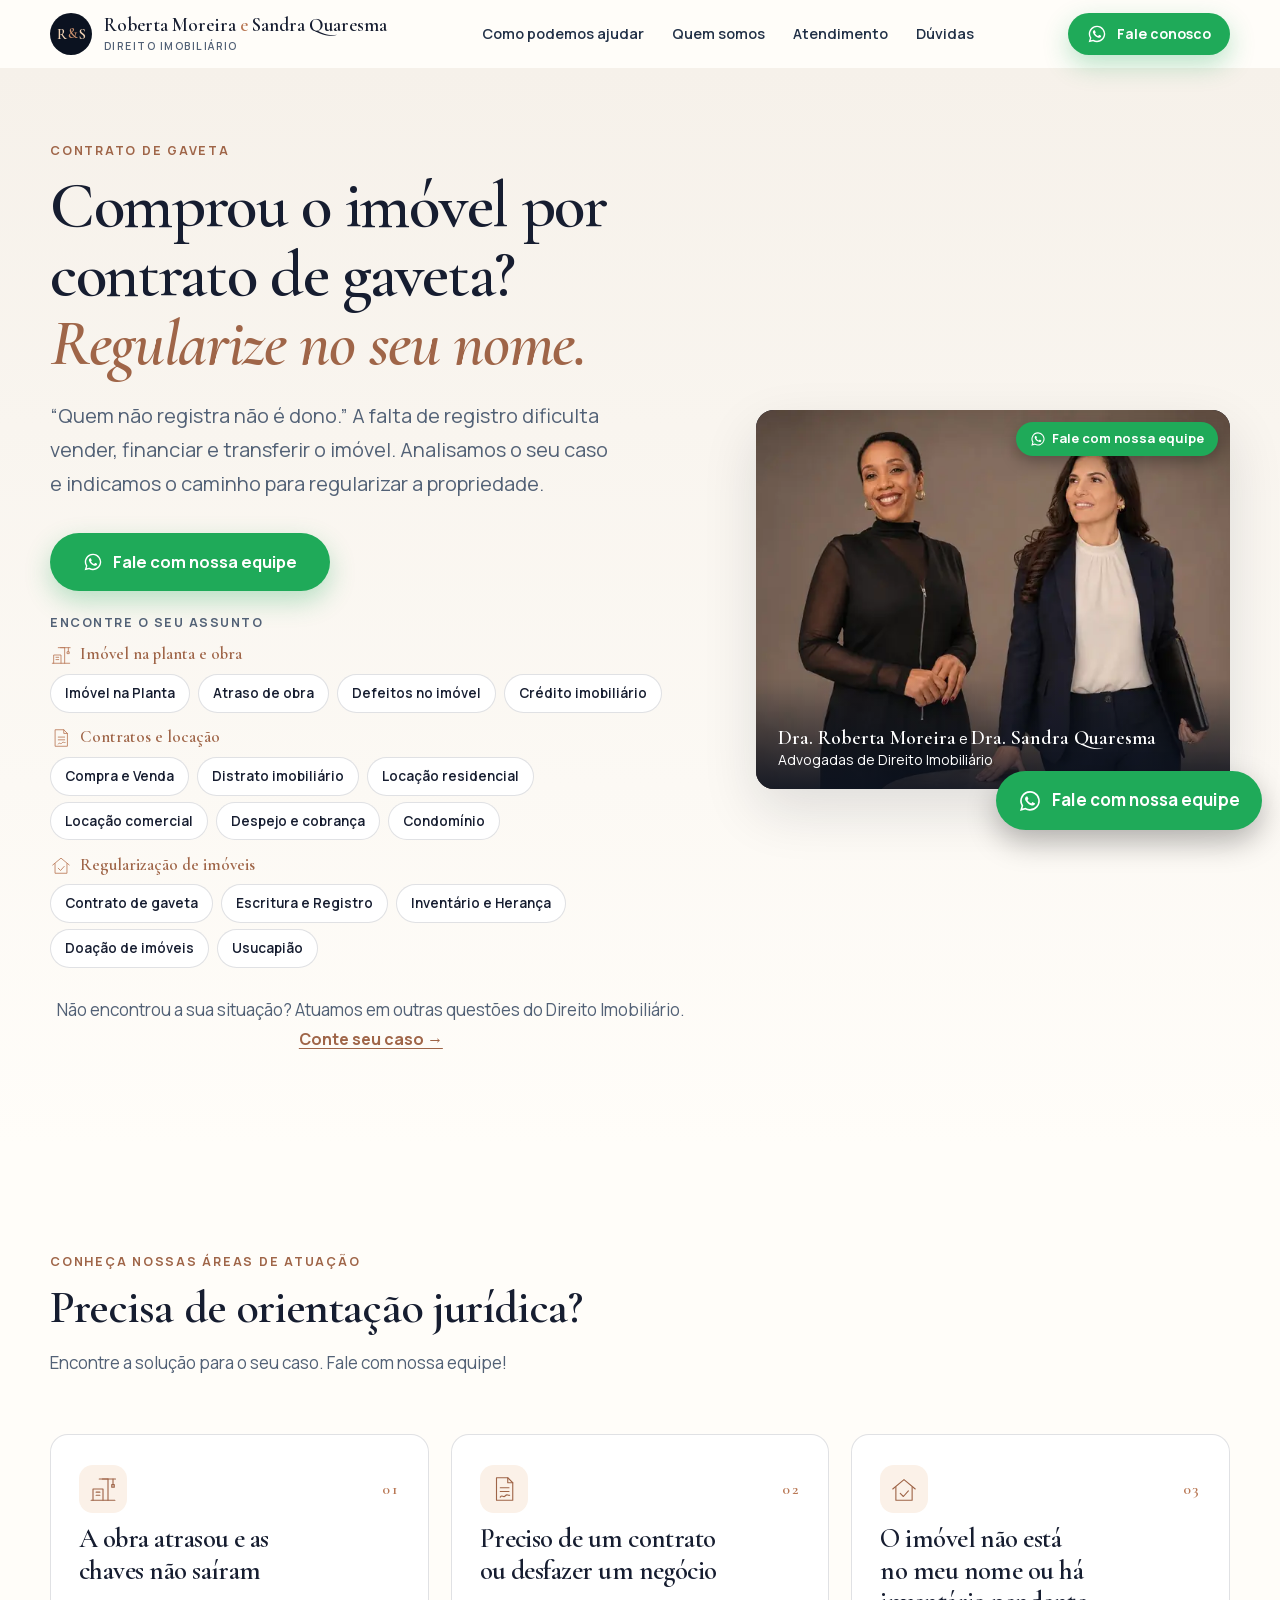
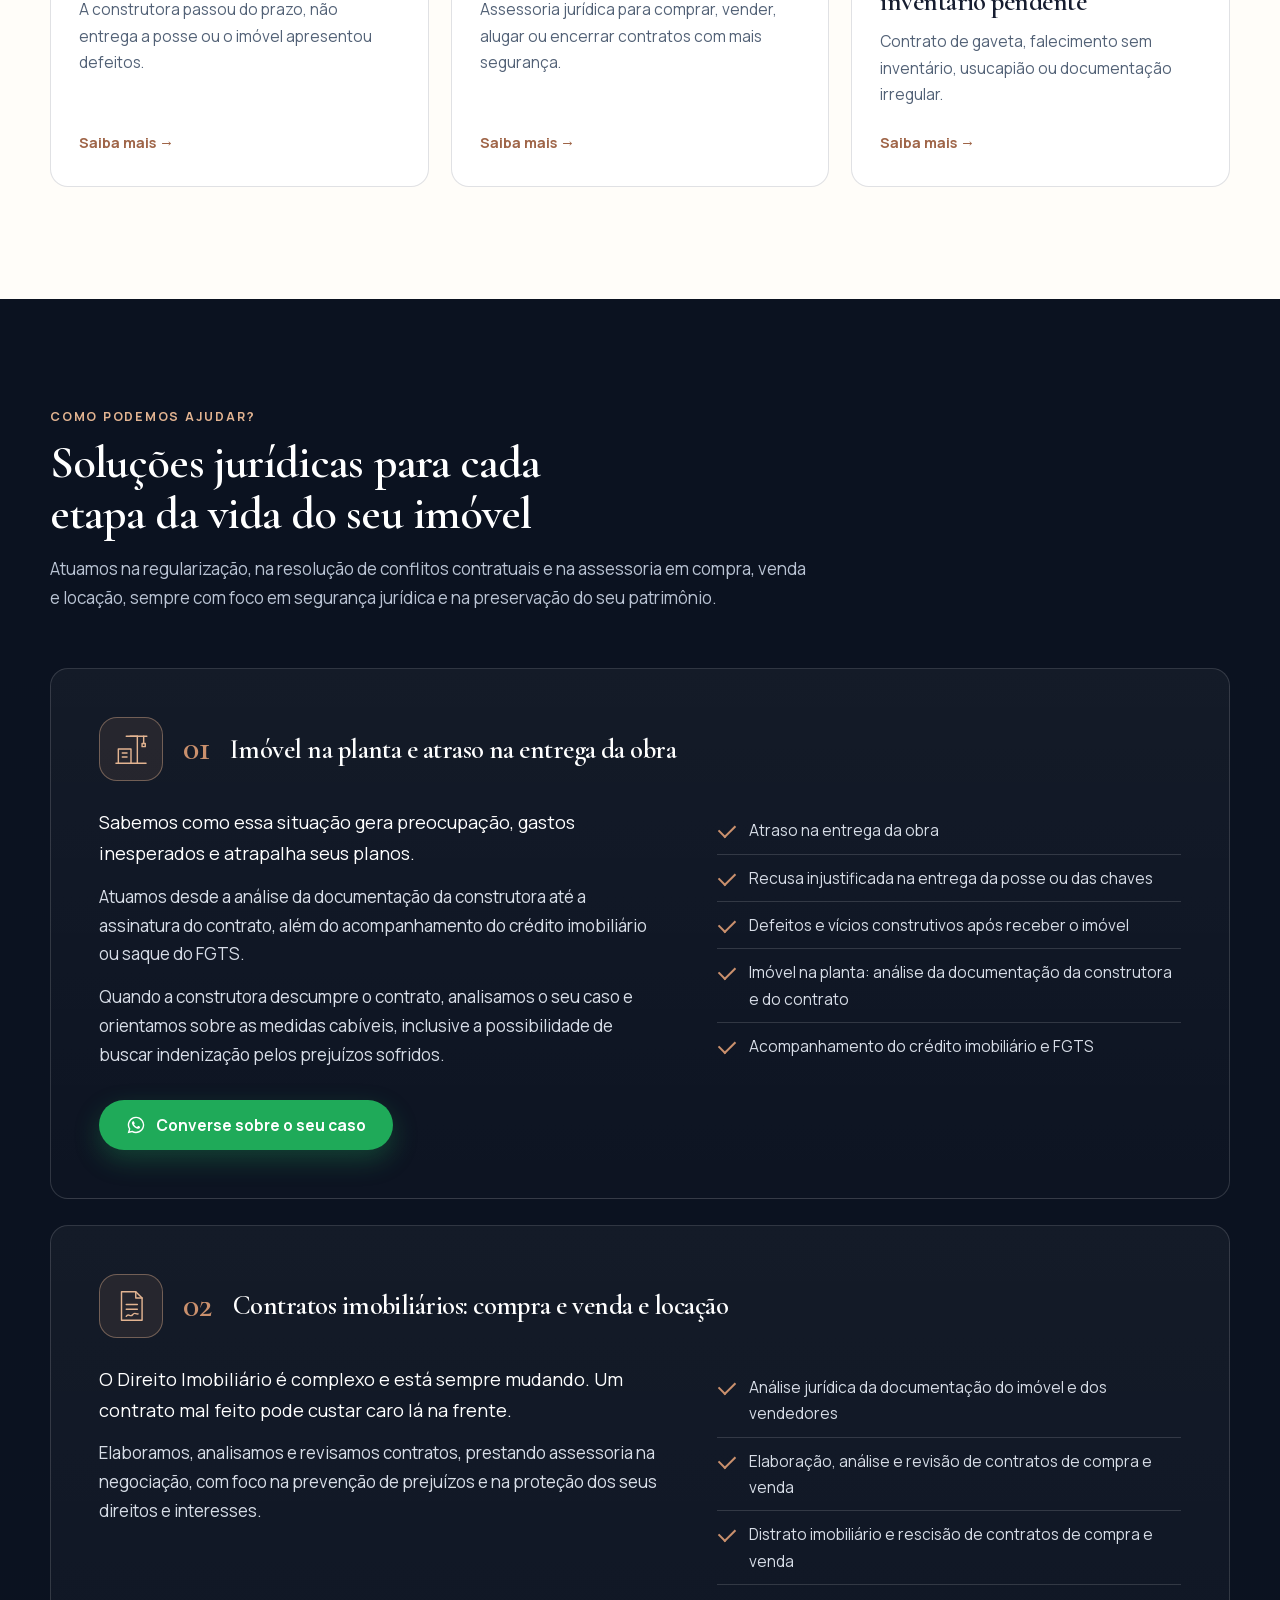
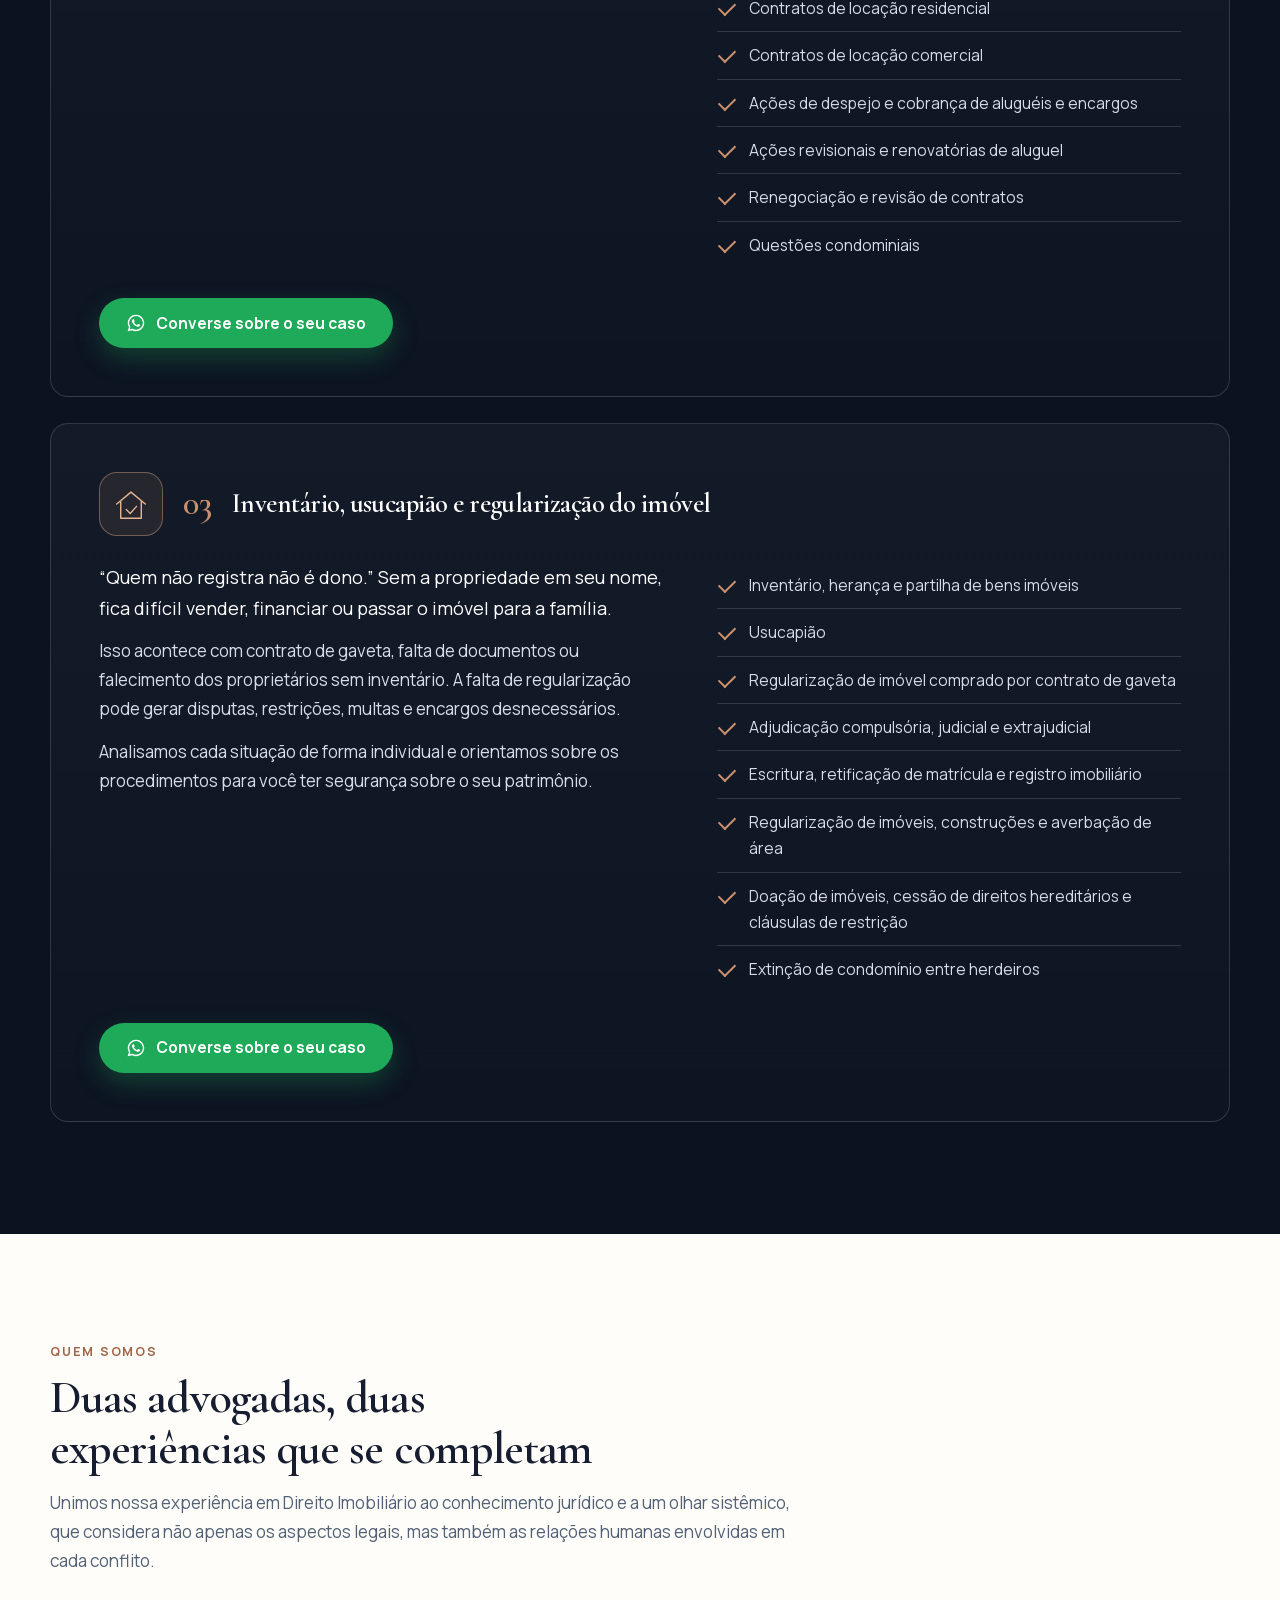
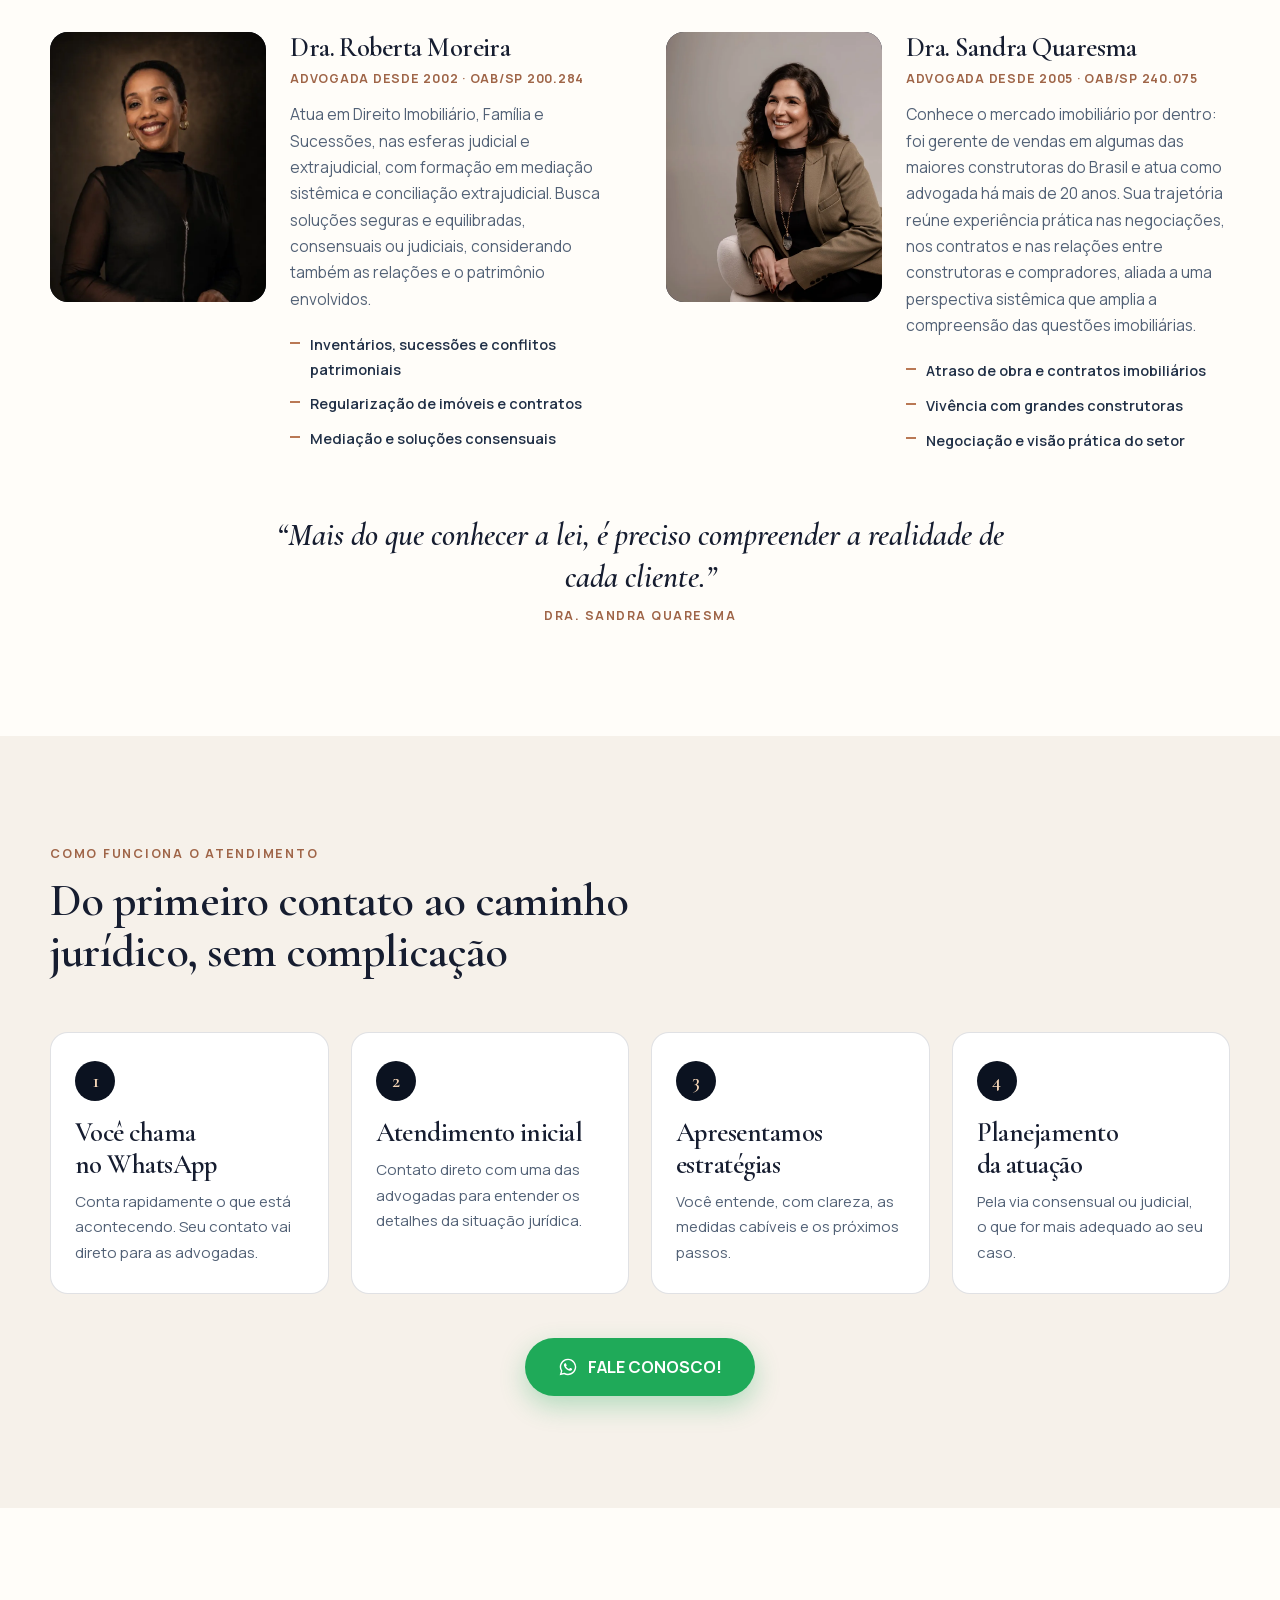
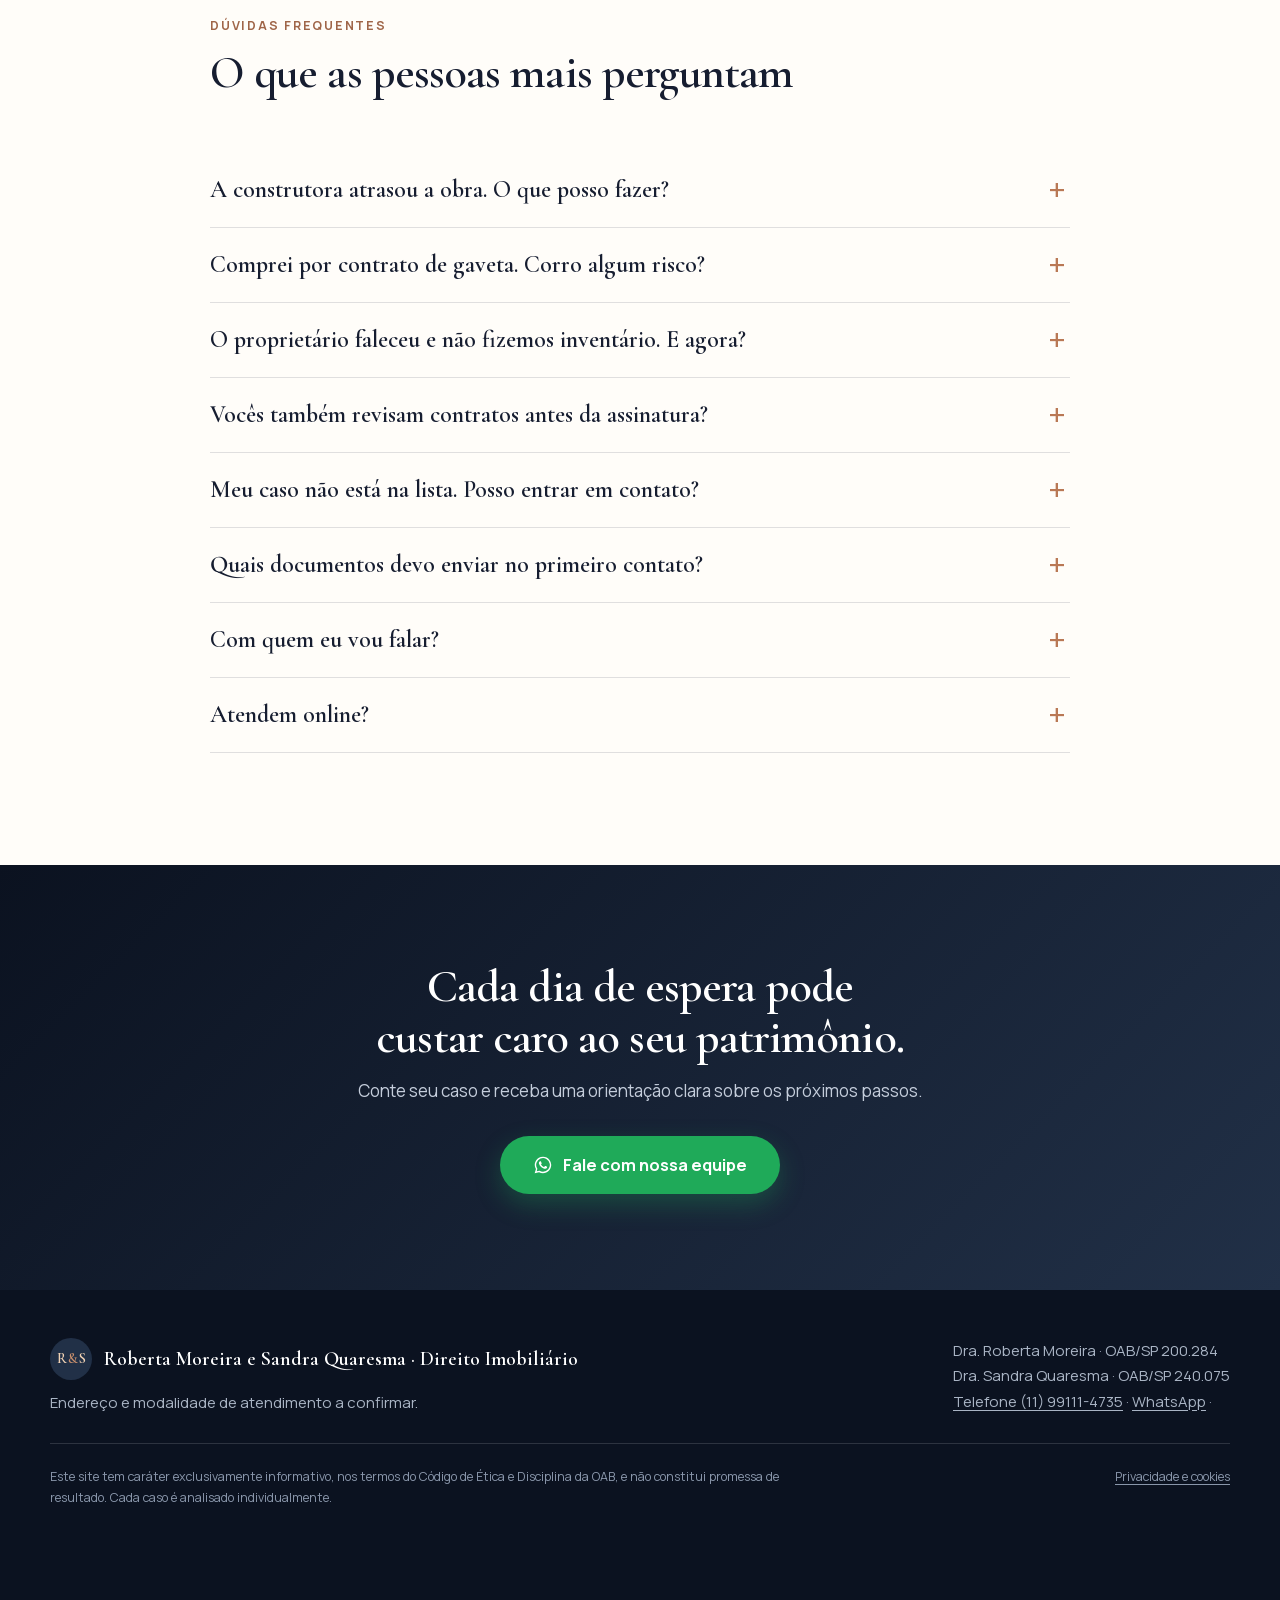
<file: tema-gaveta.html>
<!doctype html>
<html lang="pt-BR" class="no-js">
<head>
  <meta charset="utf-8">
  <meta name="viewport" content="width=device-width, initial-scale=1, viewport-fit=cover">
  <link rel="preload" as="image" type="image/webp" href="/assets/img/roberta-e-sandra-768.webp" imagesrcset="/assets/img/roberta-e-sandra-768.webp 768w, /assets/img/roberta-e-sandra-1536.webp 1536w" imagesizes="(max-width: 960px) calc(100vw - 40px), 472px" fetchpriority="high">
  <link rel="preload" as="font" type="font/woff2" href="/assets/fonts/cormorant-garamond-normal.woff2" crossorigin>
  <link rel="preload" as="font" type="font/woff2" href="/assets/fonts/cormorant-garamond-italic.woff2" crossorigin>
  <link rel="preload" as="font" type="font/woff2" href="/assets/fonts/manrope.woff2" crossorigin>
  <!-- Google Tag Manager -->
  <!-- LGPD: o GTM (GTM-NZN99WKX) e o Clarity (zeppc6o10v) só carregam DEPOIS do aceite no aviso de cookies (lh_consent = granted).
       Antes disso (ou se a pessoa recusar) nada deles é baixado, nenhum cookie é gravado e nenhum evento sai.
       Consent Mode do Google: tudo "denied" por padrão; o Cadê o Lead chama gtag("consent","update") ao aceitar. -->
  <script>
  window.dataLayer=window.dataLayer||[];function gtag(){dataLayer.push(arguments)}window.gtag=gtag;
  gtag('consent','default',{ad_storage:'denied',analytics_storage:'denied',ad_user_data:'denied',ad_personalization:'denied'});
  (function(){
    function ok(){try{return localStorage.getItem('lh_consent')==='granted'||localStorage.getItem('sr_consent')==='granted'}catch(e){return false}}
    var on=false;
    window.srLiberarRastreio=function(){
      if(on||!ok())return;on=true;
      gtag('consent','update',{ad_storage:'granted',analytics_storage:'granted',ad_user_data:'granted',ad_personalization:'granted'});
      (function(w,d,s,l,i){w[l]=w[l]||[];w[l].push({'gtm.start':
      new Date().getTime(),event:'gtm.js'});var f=d.getElementsByTagName(s)[0],
      j=d.createElement(s),dl=l!='dataLayer'?'&l='+l:'';j.async=true;j.src=
      'https://www.googletagmanager.com/gtm.js?id='+i+dl;f.parentNode.insertBefore(j,f);
      })(window,document,'script','dataLayer','GTM-NZN99WKX');
      (function(c,l,a,r,i,t,y){
          c[a]=c[a]||function(){(c[a].q=c[a].q||[]).push(arguments)};
          t=l.createElement(r);t.async=1;t.src="https://www.clarity.ms/tag/"+i;
          y=l.getElementsByTagName(r)[0];y.parentNode.insertBefore(t,y);
      })(window, document, "clarity", "script", "zeppc6o10v");
      try{window.clarity('consentv2',{ad_Storage:'granted',analytics_Storage:'granted'})}catch(e){}
    };
    window.srLiberarRastreio();
    // aceite no aviso do Cadê o Lead: libera na hora, sem recarregar a página
    function rever(){if(on)return;setTimeout(window.srLiberarRastreio,150);setTimeout(window.srLiberarRastreio,900);setTimeout(window.srLiberarRastreio,2500)}
    document.addEventListener('click',rever,true);document.addEventListener('keydown',function(e){if(e.key==='Enter'||e.key===' ')rever()},true);
  })();
  </script>
  <!-- End Google Tag Manager -->
  <!-- Microsoft Clarity -->
  <!-- (carregado pelo bloco acima, só depois do aceite) -->
  <!-- End Microsoft Clarity -->
  <!-- Cadê o Lead -->
  <script src="https://cadeolead.com.br/tracker.js" data-key="pk_4b12a4bc3ca8487f8f5b4b126a5390c2" data-consent="banner" async></script>
  <!-- End Cadê o Lead -->
  <meta name="theme-color" content="#0b1220">
  <title>Contrato de gaveta | Roberta Moreira e Sandra Quaresma</title>
  <meta name="description" content="“Quem não registra não é dono.” A falta de registro dificulta vender, financiar e transferir o imóvel. Analisamos o seu caso e indicamos o caminho para regularizar a propriedade.">
  <meta property="og:title" content="Contrato de gaveta | Roberta Moreira e Sandra Quaresma">
  <meta property="og:description" content="Problema com seu imóvel? Analisamos seu caso e orientamos o melhor caminho.">
  <meta property="og:type" content="website">
  <meta property="og:locale" content="pt_BR">
  <meta name="robots" content="noindex"><!-- remover quando a página for ao ar no domínio definitivo -->
  <script>try{if(localStorage.getItem("lh_consent")===null)document.documentElement.classList.add("pede-cookies")}catch(e){document.documentElement.classList.add("pede-cookies")}</script>
  <style>@font-face{font-family:"Cormorant Garamond";font-style:normal;font-weight:500 700;font-display:swap;src:url(/assets/fonts/cormorant-garamond-normal.woff2) format("woff2")}@font-face{font-family:"Cormorant Garamond";font-style:italic;font-weight:500 700;font-display:swap;src:url(/assets/fonts/cormorant-garamond-italic.woff2) format("woff2")}@font-face{font-family:"Manrope";font-style:normal;font-weight:400 700;font-display:swap;src:url(/assets/fonts/manrope.woff2) format("woff2")}@font-face{font-family:"CG Georgia";font-style:normal;font-weight:500 700;src:local("Georgia Bold"),local("Georgia-Bold");size-adjust:79.5%}@font-face{font-family:"CG Georgia";font-style:italic;font-weight:500 700;src:local("Georgia Bold Italic"),local("Georgia-BoldItalic");size-adjust:71.2%}@font-face{font-family:"CG Noto";font-style:normal;font-weight:500 700;src:local("Noto Serif Bold"),local("NotoSerif-Bold");size-adjust:79.0%}@font-face{font-family:"CG Noto";font-style:italic;font-weight:500 700;src:local("Noto Serif Bold Italic"),local("NotoSerif-BoldItalic");size-adjust:71.1%}@font-face{font-family:"CG Times";font-style:normal;font-weight:500 700;src:local("Times New Roman Bold"),local("TimesNewRomanPS-BoldMT"),local("Liberation Serif Bold"),local("LiberationSerif-Bold");size-adjust:91.5%}@font-face{font-family:"CG Times";font-style:italic;font-weight:500 700;src:local("Times New Roman Bold Italic"),local("TimesNewRomanPS-BoldItalicMT"),local("Liberation Serif Bold Italic"),local("LiberationSerif-BoldItalic");size-adjust:86.1%}@font-face{font-family:"MR Arial";font-style:normal;font-weight:400 500;src:local("Arial"),local("ArialMT"),local("Helvetica"),local("Liberation Sans"),local("LiberationSans"),local("Arimo");size-adjust:103.25%}@font-face{font-family:"MR Arial";font-style:normal;font-weight:600 700;src:local("Arial Bold"),local("Arial-BoldMT"),local("Helvetica Bold"),local("Helvetica-Bold"),local("Liberation Sans Bold"),local("LiberationSans-Bold"),local("Arimo Bold");size-adjust:100.7%}@font-face{font-family:"MR Roboto";font-style:normal;font-weight:400 500;src:local("Roboto"),local("Roboto-Regular");size-adjust:102.5%}@font-face{font-family:"MR Roboto";font-style:normal;font-weight:600 700;src:local("Roboto Bold"),local("Roboto-Bold");size-adjust:106.6%}:root{--serif:"Cormorant Garamond","CG Georgia","CG Noto","CG Times",Georgia,serif;--sans:Manrope,"MR Arial","MR Roboto",Arial,sans-serif;--navy-950:#0b1220;--navy-900:#161d30;--navy-800:#213047;--navy-700:#324862;--copper-700:#9f6548;--copper-600:#b97855;--copper-500:#ca906d;--copper-300:#e3b491;--champagne:#f1d2b4;--ivory:#f6f1ea;--paper:#fffdf9;--graphite:#252d38;--slate:#526176;--line:rgba(22,29,48,.13);--line-d:rgba(255,255,255,.14);--wa:#1faa59;--wa-d:#168a47;--shell:min(1180px,calc(100vw - 40px));--r:18px;--shadow:0 22px 55px rgba(20,28,44,.12)}*{box-sizing:border-box}[hidden]{display:none!important}html{scroll-behavior:smooth;scroll-padding-top:80px}body{margin:0;background:var(--paper);color:var(--graphite);font:400 17px/1.7 var(--sans);-webkit-font-smoothing:antialiased}h1,h2,h3,p,ul,ol,figure{margin:0}ul,ol{padding:0;list-style:none}h1,h2,h3{font-family:var(--serif);color:var(--navy-900);font-weight:600;letter-spacing:-.02em;text-wrap:balance}h1{font-size:clamp(40px,5.6vw,66px);line-height:1.04}h1 em{color:var(--copper-700);font-style:italic}h2{font-size:clamp(32px,4vw,46px);line-height:1.1}h3{font-size:clamp(22px,2.2vw,27px);line-height:1.18}a{color:inherit;text-decoration:none}img{max-width:100%;display:block}:focus-visible{outline:3px solid var(--copper-300);outline-offset:3px}.shell{width:var(--shell);margin-inline:auto}.eyebrow{font:700 12.5px/1 var(--sans);letter-spacing:.14em;text-transform:uppercase;color:var(--copper-700);margin-bottom:14px}.section--dark .eyebrow,.sec-head--light .eyebrow{color:var(--copper-300)}.sec-head p:not(.eyebrow){margin-top:16px;color:var(--slate)}.sec-head--light p:not(.eyebrow){color:#b9c3d3}.ico{width:20px;height:20px;flex:none}.btn{display:inline-flex;align-items:center;justify-content:center;gap:10px;padding:14px 26px;border-radius:999px;border:1.5px solid transparent;font:700 15.5px/1.2 var(--sans);cursor:pointer;transition:transform .15s,background .15s,box-shadow .15s;text-align:center}.btn:hover{transform:translateY(-2px)}.btn--wa{background:var(--wa);color:#fff;box-shadow:0 10px 26px rgba(31,170,89,.3)}.btn--wa:hover{background:var(--wa-d)}.btn--copper{background:var(--copper-600);color:#fff}.btn--copper:hover{background:var(--copper-700)}.btn--ghost{border-color:var(--navy-900);color:var(--navy-900)}.btn--ghost:hover{background:var(--navy-900);color:#fff}.btn--ghost-light{border-color:var(--line-d);color:#fff;background:transparent}.btn--ghost-light:hover{background:rgba(255,255,255,.08)}.btn--lg{padding:18px 32px;font-size:16.5px}.btn--sm{padding:10px 18px;font-size:14px;white-space:nowrap}.topbar{position:sticky;top:0;z-index:50;background:rgba(255,253,249,.92);backdrop-filter:blur(10px);transition:box-shadow .2s}.topbar.is-scrolled{box-shadow:0 1px 0 var(--line)}.topbar__in{display:flex;align-items:center;justify-content:space-between;gap:20px;min-height:68px}.brand{display:flex;align-items:center;gap:12px}.brand__mark{white-space:nowrap;display:inline-flex;align-items:center;justify-content:center;flex:none;width:42px;height:42px;border-radius:50%;background:var(--navy-950);color:var(--champagne);font:600 15px/1 var(--serif);letter-spacing:0}.brand__mark i{font-style:normal;color:var(--copper-500);margin:0 1px;font-size:14px}.brand__txt{font:600 20px/1.1 var(--serif);color:var(--navy-900)}.brand__txt i{font-style:normal;color:var(--copper-600)}.brand__txt small{display:block;font:600 10.5px/1.4 var(--sans);letter-spacing:.14em;text-transform:uppercase;color:var(--slate);margin-top:3px}.nav{display:flex;gap:28px;font-weight:600;font-size:14.5px;color:var(--navy-800)}.nav a:hover{color:var(--copper-700)}.hero{background:linear-gradient(180deg,var(--ivory),var(--paper));padding-block:clamp(40px,6vw,84px) clamp(56px,7vw,96px)}.hero__in{display:grid;grid-template-columns:1.15fr .85fr;gap:clamp(32px,5vw,72px);align-items:center}.lead{font-size:clamp(17px,1.6vw,20px);color:var(--slate);margin:22px 0 32px;max-width:560px}.hero__cta{display:flex;flex-wrap:wrap;gap:14px}.photo{position:relative;overflow:hidden;border-radius:var(--r);background:var(--navy-900);box-shadow:var(--shadow);width:100%}.photo img{position:absolute;inset:0;width:100%;height:100%;object-fit:cover}.photo__ph{position:absolute;inset:0;display:flex;flex-direction:column;align-items:center;justify-content:center;gap:8px;text-align:center;padding:20px;color:var(--champagne);background:repeating-linear-gradient(135deg,rgba(255,255,255,.04) 0 14px,transparent 14px 28px),linear-gradient(160deg,var(--navy-800),var(--navy-950));border:1.5px dashed rgba(241,210,180,.45);border-radius:var(--r)}.photo__ph span{font:600 22px/1.2 var(--serif)}.photo__ph small{font-size:12px;color:#9fb0c6;line-height:1.5}.photo.has-img .photo__ph{display:none}.photo figcaption{position:absolute;left:0;right:0;bottom:0;padding:48px 22px 20px;color:#fff;font-size:14px;line-height:1.4;background:linear-gradient(0deg,rgba(11,18,32,.86),transparent)}.photo figcaption b{font:600 20px var(--serif)}.person .photo{box-shadow:none}.opt input:focus-visible+span{outline:3px solid var(--copper-300)}.quiz__nav .btn--ghost-light{color:var(--navy-800);border-color:var(--line)}.quiz__nav .btn:last-child{margin-left:auto}.brand--foot{color:#fff;font:600 20px var(--serif);margin-bottom:10px}.brand--foot .brand__mark{background:var(--navy-800)}.fab{position:fixed;right:18px;bottom:18px;z-index:60;display:flex;align-items:center;gap:10px;padding:15px 22px;border-radius:999px;background:var(--wa);color:#fff;font-weight:700;box-shadow:0 12px 30px rgba(0,0,0,.28);transition:transform .15s}.fab:hover{transform:translateY(-3px);background:var(--wa-d)}.fab .ico{width:24px;height:24px}@media (max-width:960px){.nav{display:none}.hero__in,.pillar__body,.people,.quiz-wrap{grid-template-columns:minmax(0,1fr)}.hero__photo{max-width:420px;margin-inline:auto;order:-1}}@media (max-width:620px){body{font-size:16px}.hero__cta .btn{width:100%}.person .photo{max-width:300px}.pillar .btn{width:100%}.brand__txt small{display:none}.fab span{display:none}.fab{padding:15px}}@media (prefers-reduced-motion:reduce){*{transition:none!important;scroll-behavior:auto!important}}.topics{margin-top:30px}.topics p{font:700 12.5px/1 var(--sans);letter-spacing:.12em;text-transform:uppercase;color:var(--slate);margin-bottom:12px}.topics ul{display:flex;flex-wrap:wrap;gap:8px}.topics a{display:inline-block;padding:9px 16px;border:1.5px solid var(--line);border-radius:999px;background:#fff;font-weight:700;font-size:14px;color:var(--navy-900);transition:.15s}.topics a:hover{border-color:var(--copper-600);color:var(--copper-700);transform:translateY(-1px)}.situ__other{margin-top:28px;text-align:center;color:var(--slate)}.linkbtn{background:none;border:0;padding:0;font:700 16px var(--sans);color:var(--copper-700);cursor:pointer;text-decoration:underline;text-underline-offset:3px}.hero__photo.is-duo{display:grid;grid-template-columns:1fr 1fr}.hero__photo.is-duo img{position:static;height:100%}.hero__photo.is-duo figcaption{grid-column:1/-1;position:absolute}.leadmodal{width:min(460px,calc(100vw - 28px));max-height:calc(100dvh - 28px);overflow:auto;border:0;border-radius:var(--r);padding:clamp(22px,4vw,34px);background:var(--paper);color:var(--graphite);box-shadow:0 40px 90px rgba(0,0,0,.45)}.leadmodal::backdrop{background:rgba(11,18,32,.72);backdrop-filter:blur(3px)}.leadmodal h2{font-size:clamp(28px,5vw,34px);margin-bottom:6px}.lead__sub{color:var(--slate);font-size:15px;margin-bottom:20px}.lead__x{position:absolute;right:12px;top:8px;width:40px;height:40px;border:0;background:none;font-size:30px;line-height:1;color:var(--slate);cursor:pointer}.leadmodal .field{margin-bottom:14px}.lead__err{color:#b3261e;font-weight:600;font-size:14.5px;margin-bottom:10px}.lead__go{width:100%}@media (max-width:960px){.hero__photo{aspect-ratio:5/4!important;max-width:520px}.hero__photo img{object-position:center 20%}}.topics{margin-top:26px;display:grid;gap:14px}.topics__title{margin:0!important}.topics__g{display:grid;gap:8px}.topics__g>span{font:600 17px/1.2 var(--serif);color:var(--copper-700)}.topics__g ul{display:flex;flex-wrap:wrap;gap:6px 8px}.topics a{padding:7px 14px;font-size:13.5px;font-weight:600}.brand__txt{font-size:19px}.brand__txt small{white-space:nowrap}@media (max-width:620px){.topbar .btn--wa{display:none}.brand__txt{font-size:17px;line-height:1.15}}.tico{width:44px;height:44px;flex:none;color:var(--copper-600)}.tico--sm{width:22px;height:22px;margin-right:8px;vertical-align:-5px}.topics__g>span{display:flex;align-items:center}.situ__top .tico{width:48px;height:48px;padding:9px;border-radius:14px;background:#fbf1e8;color:var(--copper-700)}.pillar__ico .tico{width:38px;height:38px;color:var(--copper-300)}@media (max-width:620px){.pillar__ico .tico{width:30px;height:30px}}.person .photo img{object-position:center 12%}.hero__photo.is-duo{display:grid;grid-template-columns:1fr 1fr;gap:3px;background:var(--navy-950)}.hero__photo.is-duo img{position:static;display:block;width:100%;height:100%;min-width:0;object-fit:cover;object-position:center 15%}.hero__photo.is-duo figcaption{position:absolute;left:0;right:0;bottom:0}.hero__photo{aspect-ratio:5/4}.fab{bottom:calc(18px + var(--cookie-h,0px))}.hero__photo[data-wa]{cursor:pointer}.hero__photo[data-wa]:focus-visible{outline:3px solid var(--copper-300);outline-offset:3px}.photo__tap{position:absolute;top:12px;right:12px;z-index:2;display:inline-flex;align-items:center;gap:6px;padding:9px 14px;border-radius:999px;background:var(--wa);color:#fff;font:700 13px/1 var(--sans);box-shadow:0 6px 16px rgba(0,0,0,.28)}.photo__tap .ico{width:16px;height:16px}[data-leadhub-consent]{left:0!important;right:0!important;bottom:0!important;width:100%!important;max-width:none!important;margin:0!important;border-radius:0!important;padding:8px 14px!important;display:flex!important;align-items:center!important;gap:12px!important;box-shadow:0 -4px 16px rgba(0,0,0,.22)!important;font:12px/1.3 system-ui,-apple-system,"Segoe UI",Roboto,sans-serif!important}[data-leadhub-consent] p{margin:0!important;flex:1 1 auto!important;min-width:0!important}[data-leadhub-consent] div{flex:0 0 auto!important;display:flex!important;gap:8px!important}[data-leadhub-consent] button{flex:none!important;min-height:36px!important;padding:0 14px!important;border-radius:8px!important;font:600 13px system-ui,sans-serif!important;white-space:nowrap!important}@media (max-width:960px){.hero{padding-block:18px 40px}.hero__in{display:flex;flex-direction:column;align-items:stretch;gap:0}.hero__copy{display:contents}.hero .eyebrow{order:1;margin-bottom:10px}.hero h1{order:2}.hero .lead{order:3;margin:14px 0 20px}.hero__cta{order:4}.hero__photo{order:5;margin:28px auto 0;width:100%}.topics{order:6;width:100%}.situ__other--hero{order:7}}@media (max-width:620px){.hero h1{font-size:34px;line-height:1.08}.hero .lead{font-size:16px;line-height:1.55}.hero__cta .btn{padding:14px 18px;min-height:56px}.fab{left:0;right:0;bottom:var(--cookie-h,0px);width:100%;min-height:56px;justify-content:center;padding:12px 16px;border-radius:0;font-size:16px;box-shadow:0 -6px 20px rgba(0,0,0,.18)}.fab span{display:inline}[data-leadhub-consent]{font-size:11px!important;line-height:1.25!important;padding:7px 10px!important;gap:8px!important}[data-leadhub-consent] div{flex-direction:column!important;gap:5px!important}[data-leadhub-consent] button{min-height:30px!important;padding:0 10px!important;font-size:12px!important}}@media (max-width:620px){.fab{padding-bottom:calc(12px + var(--fab-safe,0px));min-height:calc(56px + var(--fab-safe,0px))}[data-leadhub-consent]{padding-bottom:calc(7px + env(safe-area-inset-bottom,0px))!important}}@media (max-width:620px){.hero__photo{aspect-ratio:21/9!important;margin-top:20px}.hero__photo img{object-position:center 24%}.hero__photo figcaption{padding:26px 14px 9px;font-size:13px;line-height:1.25}.hero__photo figcaption b{font-size:15px;font-weight:600}.cap__sub{display:none}.photo__tap{top:9px;right:9px;padding:8px;gap:0;font-size:0}.photo__tap .ico{width:20px;height:20px}}@media (max-width:400px){.hero{padding-top:12px}.hero .eyebrow{margin-bottom:6px}.hero h1{font-size:31px}.hero .lead{font-size:15px;line-height:1.5;margin:10px 0 16px}.hero__cta .btn{min-height:52px;padding:12px 16px}.hero__photo{aspect-ratio:5/2!important;margin-top:14px}}html.pede-cookies{--cookie-h:52px}html:not(.pede-cookies){--fab-safe:env(safe-area-inset-bottom,0px)}@media (max-width:620px){html.pede-cookies{--cookie-h:83px}}@media (max-width:375px){html.pede-cookies{--cookie-h:97px}}@media (max-width:620px){body:not([data-tema]) .hero h1{text-wrap:balance;max-width:21ch}}html{scroll-padding-bottom:calc(74px + var(--cookie-h,0px) + env(safe-area-inset-bottom,0px))}body:not([data-tema]) .situ__card{cursor:pointer}.lead__go[disabled]{opacity:.8;cursor:progress}.lead__fallback{margin:12px 0 0;text-align:center;font-size:14.5px}.lead__fallback a{color:var(--copper-700);font-weight:700;text-decoration:underline;text-underline-offset:3px}</style>
  <link rel="stylesheet" href="/assets/styles.min.css" media="print" onload="this.media='all';this.onload=null">
  <noscript><link rel="stylesheet" href="/assets/styles.min.css"></noscript>
  <script>document.documentElement.classList.remove("no-js");</script>
</head>
<body data-tema="gaveta" data-static>
<!-- Google Tag Manager (noscript) -->
<!-- LGPD: sem JavaScript não há aviso de cookies nem consentimento, então o GTM não é carregado aqui -->
<!-- End Google Tag Manager (noscript) -->

<!-- ============ TOPO ============ -->
<header class="topbar" id="topo">
  <div class="shell topbar__in">
    <a class="brand" href="#topo" aria-label="Roberta Moreira e Sandra Quaresma, início">
      <span class="brand__mark">R<i>&amp;</i>S</span>
      <span class="brand__txt">Roberta Moreira <i>e</i> Sandra Quaresma<small>Direito Imobiliário</small></span>
    </a>
    <nav class="nav" aria-label="Principal">
      <a href="#areas">Como podemos ajudar</a>
      <a href="#sobre">Quem somos</a>
      <a href="#atendimento">Atendimento</a>
      <a href="#faq">Dúvidas</a>
    </nav>
    <a class="btn btn--sm btn--wa" href="#" data-wa="topo">
      <svg class="ico" viewBox="0 0 24 24" aria-hidden="true"><use href="#i-wa"/></svg> Fale conosco
    </a>
  </div>
</header>

<main>

<!-- ============ HERO ============ -->
<section class="hero">
  <div class="shell hero__in">
    <div class="hero__copy">
      <p class="eyebrow">Contrato de gaveta</p>
      <h1>Comprou o imóvel por contrato de gaveta? <em>Regularize no seu nome.</em></h1>
      <p class="lead">“Quem não registra não é dono.” A falta de registro dificulta vender, financiar e transferir o imóvel. Analisamos o seu caso e indicamos o caminho para regularizar a propriedade.</p>
      <div class="hero__cta">
        <a class="btn btn--wa btn--lg" href="#" data-wa="hero">
          <svg class="ico" viewBox="0 0 24 24" aria-hidden="true"><use href="#i-wa"/></svg> Fale com nossa equipe
        </a>
      </div>
      <nav class="topics" aria-label="Encontre o seu assunto">
        <p class="topics__title">Encontre o seu assunto</p>
        <div class="topics__g"><span><svg class="tico tico--sm" viewBox="0 0 48 48" aria-hidden="true"><use href="#i-obra"/></svg>Imóvel na planta e obra</span><ul>
          <li><a href="#obra" data-item="t-planta">Imóvel na Planta</a></li>
          <li><a href="#obra" data-item="t-atraso">Atraso de obra</a></li>
          <li><a href="#obra" data-item="t-defeitos">Defeitos no imóvel</a></li>
          <li><a href="#obra" data-item="t-financiamento">Crédito imobiliário</a></li>
        </ul></div>
        <div class="topics__g"><span><svg class="tico tico--sm" viewBox="0 0 48 48" aria-hidden="true"><use href="#i-contrato"/></svg>Contratos e locação</span><ul>
          <li><a href="#contratos" data-item="t-compra">Compra e Venda</a></li>
          <li><a href="#contratos" data-item="t-distrato">Distrato imobiliário</a></li>
          <li><a href="#contratos" data-item="locacao">Locação residencial</a></li>
          <li><a href="#contratos" data-item="locacao-com">Locação comercial</a></li>
          <li><a href="#contratos" data-item="t-despejo">Despejo e cobrança</a></li>
          <li><a href="#contratos" data-item="t-condominio">Condomínio</a></li>
        </ul></div>
        <div class="topics__g"><span><svg class="tico tico--sm" viewBox="0 0 48 48" aria-hidden="true"><use href="#i-regulariza"/></svg>Regularização de imóveis</span><ul>
          <li><a href="#inventario" data-item="regularizacao">Contrato de gaveta</a></li>
          <li><a href="#inventario" data-item="t-escritura">Escritura e Registro</a></li>
          <li><a href="#inventario" data-item="t-inventario">Inventário e Herança</a></li>
          <li><a href="#inventario" data-item="t-doacao">Doação de imóveis</a></li>
          <li><a href="#inventario" data-item="usucapiao">Usucapião</a></li>
        </ul></div>
      </nav>
      <p class="situ__other situ__other--hero">Não encontrou a sua situação? Atuamos em outras questões do Direito Imobiliário. <button type="button" class="linkbtn" data-wa="indice">Conte seu caso →</button></p>
    </div>

    <figure class="hero__photo photo has-img" data-ratio="5/4" data-wa="foto" role="button" tabindex="0" aria-label="Fale com nossa equipe pelo WhatsApp">
      <picture>
        <source type="image/webp" srcset="/assets/img/roberta-e-sandra-768.webp 768w, /assets/img/roberta-e-sandra-1536.webp 1536w" sizes="(max-width: 960px) calc(100vw - 40px), 472px">
        <img src="/assets/img/roberta-e-sandra.jpg" width="1536" height="1024" alt="Dra. Roberta Moreira e Dra. Sandra Quaresma" fetchpriority="high" decoding="async">
      </picture>
      <span class="photo__tap" aria-hidden="true"><svg class="ico" viewBox="0 0 24 24"><use href="#i-wa"/></svg> Fale com nossa equipe</span>
      <figcaption><b>Dra. Roberta Moreira</b> e <b>Dra. Sandra Quaresma</b><span class="cap__sub"><br>Advogadas de Direito Imobiliário</span></figcaption>
    </figure>
  </div>
</section>

<!-- ============ RECONHECE A SITUAÇÃO ============ -->
<section class="section situ" id="situacao">
  <div class="shell">
    <header class="sec-head">
      <p class="eyebrow">Conheça nossas áreas de atuação</p>
      <h2>Precisa de orientação jurídica?</h2>
      <p>Encontre a solução para o seu caso. Fale com nossa equipe!</p>
    </header>
    <div class="situ__grid">
      <article class="situ__card">
        <div class="situ__top"><svg class="tico" viewBox="0 0 48 48" aria-hidden="true"><use href="#i-obra"/></svg><span class="situ__n">01</span></div>
        <h3>A obra atrasou e as chaves não saíram</h3>
        <p>A construtora passou do prazo, não entrega a posse ou o imóvel apresentou defeitos.</p>
        <div class="situ__act">
          <a class="more" href="#obra">Saiba mais →</a>
        </div>
      </article>
      <article class="situ__card">
        <div class="situ__top"><svg class="tico" viewBox="0 0 48 48" aria-hidden="true"><use href="#i-contrato"/></svg><span class="situ__n">02</span></div>
        <h3>Preciso de um contrato ou desfazer um negócio</h3>
        <p>Assessoria jurídica para comprar, vender, alugar ou encerrar contratos com mais segurança.</p>
        <div class="situ__act">
          <a class="more" href="#contratos">Saiba mais →</a>
        </div>
      </article>
      <article class="situ__card">
        <div class="situ__top"><svg class="tico" viewBox="0 0 48 48" aria-hidden="true"><use href="#i-regulariza"/></svg><span class="situ__n">03</span></div>
        <h3>O imóvel não está no meu nome ou há inventário pendente</h3>
        <p>Contrato de gaveta, falecimento sem inventário, usucapião ou documentação irregular.</p>
        <div class="situ__act">
          <a class="more" href="#inventario">Saiba mais →</a>
        </div>
      </article>
    </div>
  </div>
</section>

<!-- ============ ÁREAS (3 PILARES) ============ -->
<section class="section section--dark areas" id="areas">
  <div class="shell">
    <header class="sec-head sec-head--light">
      <p class="eyebrow">Como podemos ajudar?</p>
      <h2>Soluções jurídicas para cada etapa da vida do seu imóvel</h2>
      <p>Atuamos na regularização, na resolução de conflitos contratuais e na assessoria em compra, venda e locação, sempre com foco em segurança jurídica e na preservação do seu patrimônio.</p>
    </header>

    <!-- Pilar 1 -->
    <article class="pillar" id="obra">
      <div class="pillar__head">
        <span class="pillar__ico"><svg class="tico" viewBox="0 0 48 48" aria-hidden="true"><use href="#i-obra"/></svg></span>
        <span class="pillar__n">01</span>
        <h3>Imóvel na planta e atraso na entrega da obra</h3>
      </div>
      <div class="pillar__body">
        <div>
          <p class="pillar__pain">Sabemos como essa situação gera preocupação, gastos inesperados e atrapalha seus planos.</p>
          <p>Atuamos desde a análise da documentação da construtora até a assinatura do contrato, além do acompanhamento do crédito imobiliário ou saque do FGTS.</p>
          <p>Quando a construtora descumpre o contrato, analisamos o seu caso e orientamos sobre as medidas cabíveis, inclusive a possibilidade de buscar indenização pelos prejuízos sofridos.</p>
        </div>
        <ul class="ticks">
          <li id="t-atraso">Atraso na entrega da obra</li>
          <li>Recusa injustificada na entrega da posse ou das chaves</li>
          <li id="t-defeitos">Defeitos e vícios construtivos após receber o imóvel</li>
          <li id="t-planta">Imóvel na planta: análise da documentação da construtora e do contrato</li>
          <li id="t-financiamento">Acompanhamento do crédito imobiliário e FGTS</li>
        </ul>
      </div>
      <a class="btn btn--wa" href="#" data-wa="pilar" data-area="obra"><svg class="ico" viewBox="0 0 24 24" aria-hidden="true"><use href="#i-wa"/></svg> Converse sobre o seu caso</a>
    </article>

    <!-- Pilar 2 -->
    <article class="pillar" id="contratos">
      <div class="pillar__head">
        <span class="pillar__ico"><svg class="tico" viewBox="0 0 48 48" aria-hidden="true"><use href="#i-contrato"/></svg></span>
        <span class="pillar__n">02</span>
        <h3>Contratos imobiliários: compra e venda e locação</h3>
      </div>
      <div class="pillar__body">
        <div>
          <p class="pillar__pain">O Direito Imobiliário é complexo e está sempre mudando. Um contrato mal feito pode custar caro lá na frente.</p>
          <p>Elaboramos, analisamos e revisamos contratos, prestando assessoria na negociação, com foco na prevenção de prejuízos e na proteção dos seus direitos e interesses.</p>
        </div>
        <ul class="ticks">
          <li>Análise jurídica da documentação do imóvel e dos vendedores</li>
          <li id="t-compra">Elaboração, análise e revisão de contratos de compra e venda</li>
          <li id="t-distrato">Distrato imobiliário e rescisão de contratos de compra e venda</li>
          <li id="locacao">Contratos de locação residencial</li>
          <li id="locacao-com">Contratos de locação comercial</li>
          <li id="t-despejo">Ações de despejo e cobrança de aluguéis e encargos</li>
          <li>Ações revisionais e renovatórias de aluguel</li>
          <li>Renegociação e revisão de contratos</li>
          <li id="t-condominio">Questões condominiais</li>
        </ul>
      </div>
      <a class="btn btn--wa" href="#" data-wa="pilar" data-area="contratos"><svg class="ico" viewBox="0 0 24 24" aria-hidden="true"><use href="#i-wa"/></svg> Converse sobre o seu caso</a>
    </article>

    <!-- Pilar 3 -->
    <article class="pillar" id="inventario">
      <div class="pillar__head">
        <span class="pillar__ico"><svg class="tico" viewBox="0 0 48 48" aria-hidden="true"><use href="#i-regulariza"/></svg></span>
        <span class="pillar__n">03</span>
        <h3>Inventário, usucapião e regularização do imóvel</h3>
      </div>
      <div class="pillar__body">
        <div>
          <p class="pillar__pain">“Quem não registra não é dono.” Sem a propriedade em seu nome, fica difícil vender, financiar ou passar o imóvel para a família.</p>
          <p>Isso acontece com contrato de gaveta, falta de documentos ou falecimento dos proprietários sem inventário. A falta de regularização pode gerar disputas, restrições, multas e encargos desnecessários.</p>
          <p>Analisamos cada situação de forma individual e orientamos sobre os procedimentos para você ter segurança sobre o seu patrimônio.</p>
        </div>
        <ul class="ticks">
          <li id="t-inventario">Inventário, herança e partilha de bens imóveis</li>
          <li id="usucapiao">Usucapião</li>
          <li id="regularizacao">Regularização de imóvel comprado por contrato de gaveta</li>
          <li>Adjudicação compulsória, judicial e extrajudicial</li>
          <li id="t-escritura">Escritura, retificação de matrícula e registro imobiliário</li>
          <li id="t-regulariza">Regularização de imóveis, construções e averbação de área</li>
          <li id="t-doacao">Doação de imóveis, cessão de direitos hereditários e cláusulas de restrição</li>
          <li>Extinção de condomínio entre herdeiros</li>
        </ul>
      </div>
      <a class="btn btn--wa" href="#" data-wa="pilar" data-area="inventario"><svg class="ico" viewBox="0 0 24 24" aria-hidden="true"><use href="#i-wa"/></svg> Converse sobre o seu caso</a>
    </article>
  </div>
</section>

<!-- ============ QUEM SOMOS ============ -->
<section class="section about" id="sobre">
  <div class="shell">
    <header class="sec-head">
      <p class="eyebrow">Quem somos</p>
      <h2>Duas advogadas, duas experiências que se completam</h2>
      <p>Unimos nossa experiência em Direito Imobiliário ao conhecimento jurídico e a um olhar sistêmico, que considera não apenas os aspectos legais, mas também as relações humanas envolvidas em cada conflito.</p>
    </header>

    <div class="people">
      <article class="person">
        <figure class="photo has-img" data-ratio="4/5"><img src="/assets/img/roberta.webp" width="600" height="1067" alt="Dra. Roberta Moreira" loading="lazy" decoding="async"></figure>
        <div class="person__txt">
          <h3>Dra. Roberta Moreira</h3>
          <p class="role">Advogada desde 2002 · OAB/SP 200.284</p>
          <p>Atua em Direito Imobiliário, Família e Sucessões, nas esferas judicial e extrajudicial, com formação em mediação sistêmica e conciliação extrajudicial. Busca soluções seguras e equilibradas, consensuais ou judiciais, considerando também as relações e o patrimônio envolvidos.</p>
          <ul class="mini">
            <li>Inventários, sucessões e conflitos patrimoniais</li>
            <li>Regularização de imóveis e contratos</li>
            <li>Mediação e soluções consensuais</li>
          </ul>
        </div>
      </article>

      <article class="person">
        <figure class="photo has-img" data-ratio="4/5"><img src="/assets/img/sandra-2.webp" width="800" height="1200" alt="Dra. Sandra Quaresma" loading="lazy" decoding="async"></figure>
        <div class="person__txt">
          <h3>Dra. Sandra Quaresma</h3>
          <p class="role">Advogada desde 2005 · OAB/SP 240.075</p>
          <p>Conhece o mercado imobiliário por dentro: foi gerente de vendas em algumas das maiores construtoras do Brasil e atua como advogada há mais de 20 anos. Sua trajetória reúne experiência prática nas negociações, nos contratos e nas relações entre construtoras e compradores, aliada a uma perspectiva sistêmica que amplia a compreensão das questões imobiliárias.</p>
          <ul class="mini">
            <li>Atraso de obra e contratos imobiliários</li>
            <li>Vivência com grandes construtoras</li>
            <li>Negociação e visão prática do setor</li>
          </ul>
        </div>
      </article>
    </div>

    <blockquote class="quote">“Mais do que conhecer a lei, é preciso compreender a realidade de cada cliente.”<cite>Dra. Sandra Quaresma</cite></blockquote>

  </div>
</section>

<!-- ============ COMO FUNCIONA ============ -->
<section class="section section--soft steps" id="atendimento">
  <div class="shell">
    <header class="sec-head">
      <p class="eyebrow">Como funciona o atendimento</p>
      <h2>Do primeiro contato ao caminho jurídico, sem complicação</h2>
    </header>
    <ol class="steps__list">
      <li><span>1</span><h3>Você chama no WhatsApp</h3><p>Conta rapidamente o que está acontecendo. Seu contato vai direto para as advogadas.</p></li>
      <li><span>2</span><h3>Atendimento inicial</h3><p>Contato direto com uma das advogadas para entender os detalhes da situação jurídica.</p></li>
      <li><span>3</span><h3>Apresentamos estratégias</h3><p>Você entende, com clareza, as medidas cabíveis e os próximos passos.</p></li>
      <li><span>4</span><h3>Planejamento da atuação</h3><p>Pela via consensual ou judicial, o que for mais adequado ao seu caso.</p></li>
    </ol>
    <div class="center"><a class="btn btn--wa btn--lg" href="#" data-wa="como-funciona"><svg class="ico" viewBox="0 0 24 24" aria-hidden="true"><use href="#i-wa"/></svg> FALE CONOSCO!</a></div>
  </div>
</section>

<!-- ============ FAQ ============ -->
<section class="section faq" id="faq">
  <div class="shell faq__in">
    <header class="sec-head">
      <p class="eyebrow">Dúvidas frequentes</p>
      <h2>O que as pessoas mais perguntam</h2>
    </header>
    <div class="faq__list">
      <details><summary>A construtora atrasou a obra. O que posso fazer?</summary>
        <p>Cada contrato tem suas regras sobre prazo de entrega e tolerância. Analisamos o seu contrato e as circunstâncias do descumprimento e orientamos sobre as medidas cabíveis, inclusive a possibilidade de buscar indenização pelos prejuízos sofridos.</p></details>
      <details><summary>Comprei por contrato de gaveta. Corro algum risco?</summary>
        <p>A falta de registro pode dificultar a venda, o financiamento e a transferência do imóvel para familiares, além de gerar disputas e encargos. Analisamos o caso e indicamos o caminho para regularizar a propriedade em seu nome.</p></details>
      <details><summary>O proprietário faleceu e não fizemos inventário. E agora?</summary>
        <p>Sem inventário, em muitos casos não é possível concluir a transferência do imóvel. Orientamos sobre o procedimento adequado, consensual ou judicial, para regularizar a situação e dar segurança à família.</p></details>
      <details><summary>Vocês também revisam contratos antes da assinatura?</summary>
        <p>Sim. Elaboramos, analisamos e revisamos contratos de compra e venda e de locação, residencial ou comercial, para prevenir riscos antes que virem problema.</p></details>
      <details><summary>Meu caso não está na lista. Posso entrar em contato?</summary>
        <p>Pode. As áreas acima são as mais frequentes, mas não limitam a nossa atuação. Conte brevemente sua situação para uma avaliação inicial.</p></details>
      <details><summary>Quais documentos devo enviar no primeiro contato?</summary>
        <p>No primeiro contato basta uma breve explicação do que aconteceu. Depois, indicamos os documentos necessários conforme o tipo de imóvel, negócio ou conflito.</p></details>
      <details><summary>Com quem eu vou falar?</summary>
        <p>O atendimento é feito diretamente pelas advogadas, Dra. Roberta Moreira e Dra. Sandra Quaresma, conforme a natureza do seu caso.</p></details>
      <details><summary>Atendem online?</summary>
        <p>Sim. O atendimento pode ser online ou presencial, em São Paulo, mediante agendamento e conforme a necessidade do seu caso. O primeiro contato é pelo WhatsApp.</p></details>
    </div>
  </div>
</section>

<!-- ============ CTA FINAL ============ -->
<section class="cta">
  <div class="shell cta__in">
    <h2>Cada dia de espera pode custar caro ao seu patrimônio.</h2>
    <p>Conte seu caso e receba uma orientação clara sobre os próximos passos.</p>
    <a class="btn btn--wa btn--lg" href="#" data-wa="cta-final"><svg class="ico" viewBox="0 0 24 24" aria-hidden="true"><use href="#i-wa"/></svg> Fale com nossa equipe</a>
  </div>
</section>
</main>

<!-- ============ RODAPÉ ============ -->
<footer class="footer">
  <div class="shell footer__in">
    <div>
      <p class="brand brand--foot"><span class="brand__mark">R<i>&amp;</i>S</span> Roberta Moreira e Sandra Quaresma · Direito Imobiliário</p>
      <p class="muted" id="fAddr">Endereço e modalidade de atendimento a confirmar.</p>
    </div>
    <div class="muted">
      <p>Dra. Roberta Moreira · OAB/SP 200.284<br>Dra. Sandra Quaresma · OAB/SP 240.075</p>
      <p><a href="tel:+5511991114735" id="fTel" aria-label="Ligar para (11) 99111-4735">Telefone (11) 99111-4735</a> · <a href="#" data-wa="rodape">WhatsApp</a> · <a href="#" id="fInsta" hidden>Instagram</a></p>
    </div>
  </div>
  <div class="shell footer__legal">
    <p>Este site tem caráter exclusivamente informativo, nos termos do Código de Ética e Disciplina da OAB, e não constitui promessa de resultado. Cada caso é analisado individualmente.</p>
    <p><a href="https://cadeolead.com.br/privacidade/pk_4b12a4bc3ca8487f8f5b4b126a5390c2" target="_blank" rel="noopener" id="openPrivacy">Privacidade e cookies</a></p>
  </div>
</footer>

<!-- WhatsApp flutuante -->
<a class="fab" href="#" data-wa="flutuante" aria-label="Fale com nossa equipe pelo WhatsApp">
  <svg class="ico" viewBox="0 0 24 24" aria-hidden="true"><use href="#i-wa"/></svg><span>Fale com nossa equipe</span>
</a>

<!-- Formulário de contato (abre ao clicar em qualquer botão de WhatsApp) -->
<dialog class="leadmodal" id="leadModal" aria-labelledby="leadTitle">
  <div id="contato-whatsapp">
  <form method="dialog" id="leadForm" novalidate>
    <button type="button" class="lead__x" id="leadClose" aria-label="Fechar">×</button>
    <p class="eyebrow">Atendimento pelo WhatsApp</p>
    <h2 id="leadTitle">Antes de abrir a conversa</h2>
    <p class="lead__sub">Preencha para as advogadas já saberem quem é você e o que precisa.</p>
    <label class="field"><span>Seu nome</span><input type="text" name="nome" autocomplete="name" placeholder="Nome e sobrenome" required></label>
    <label class="field"><span>Telefone com DDD</span><input type="tel" name="telefone" inputmode="numeric" autocomplete="tel-national" placeholder="(11) 90000-0000" required></label>
    <label class="field"><span>Do que você precisa?</span>
      <select name="servico" required>
        <option value="">Selecione o serviço</option>
        <option>Atraso na entrega de obra / imóvel na planta</option>
        <option>Contrato de compra e venda / distrato</option>
        <option>Contrato de locação</option>
        <option>Inventário e partilha de imóveis</option>
        <option>Usucapião</option>
        <option>Regularização de imóvel</option>
        <option>Outra questão imobiliária</option>
      </select></label>
    <label class="check" id="leadConsentBox"><input type="checkbox" name="aceite"><span>Concordo em compartilhar meus dados para ser atendido(a) e com o uso de cookies para medir os anúncios.</span></label>
    <p class="lead__err" id="leadErr" role="alert" hidden></p>
    <button type="submit" class="btn btn--wa btn--lg lead__go"><svg class="ico" viewBox="0 0 24 24" aria-hidden="true"><use href="#i-wa"/></svg> Continuar no WhatsApp</button>
    <!-- TEXTO NOVO PARA APROVAÇÃO DAS ADVOGADAS: "Abrindo o WhatsApp…" (no botão, via script.js) e "Se o WhatsApp não abriu, toque aqui" -->
    <p class="lead__fallback" id="leadFallback" role="status" aria-live="polite" hidden><a id="leadFallbackLink" href="#" target="_blank" rel="noopener">Se o WhatsApp não abriu, toque aqui</a></p>
  </form>
  </div>
</dialog>

<svg width="0" height="0" style="position:absolute" aria-hidden="true">
  <symbol id="i-wa" viewBox="0 0 24 24"><path fill="currentColor" d="M12.04 2a9.9 9.9 0 0 0-8.5 14.9L2 22l5.25-1.38A9.9 9.9 0 1 0 12.04 2Zm0 18.1a8.2 8.2 0 0 1-4.18-1.14l-.3-.18-3.11.82.83-3.03-.2-.31a8.2 8.2 0 1 1 6.96 3.84Zm4.5-6.14c-.25-.12-1.46-.72-1.69-.8-.23-.09-.39-.12-.56.12-.16.25-.64.8-.78.97-.14.16-.29.19-.54.06a6.7 6.7 0 0 1-3.33-2.9c-.25-.43.25-.4.72-1.33.08-.16.04-.3-.02-.43-.06-.12-.56-1.35-.77-1.85-.2-.48-.4-.42-.56-.42h-.47a.9.9 0 0 0-.65.3 2.74 2.74 0 0 0-.85 2.03c0 1.2.87 2.36 1 2.52.12.16 1.72 2.62 4.16 3.68 1.55.67 2.15.72 2.92.6.47-.07 1.46-.6 1.66-1.17.2-.58.2-1.07.14-1.17-.06-.1-.22-.16-.47-.28Z"/></symbol>
  <symbol id="i-obra" viewBox="0 0 48 48" fill="none" stroke="currentColor" stroke-width="1.8" stroke-linecap="round" stroke-linejoin="round"><path d="M5 42h38"/><path d="M8 42V24h16v18"/><path d="M13 29h6M13 34h6"/><path d="M32 42V8"/><path d="M18 8h26"/><path d="M32 8l-9 0"/><path d="M40 8v9"/><path d="M38 17h4v4h-4z"/></symbol>
  <symbol id="i-contrato" viewBox="0 0 48 48" fill="none" stroke="currentColor" stroke-width="1.8" stroke-linecap="round" stroke-linejoin="round"><path d="M12 6h18l8 8v28H12z"/><path d="M30 6v8h8"/><path d="M18 22h14M18 28h14"/><path d="M18 37c3-5 5 2 8-2s4 0 7-1"/></symbol>
  <symbol id="i-regulariza" viewBox="0 0 48 48" fill="none" stroke="currentColor" stroke-width="1.8" stroke-linecap="round" stroke-linejoin="round"><path d="M6 24L24 9l18 15"/><path d="M11 21v21h26V21"/><path d="M18 31l5 5 8-9"/></symbol>
</svg>

<script src="/script.js" defer></script>
</body>
</html>
</file>
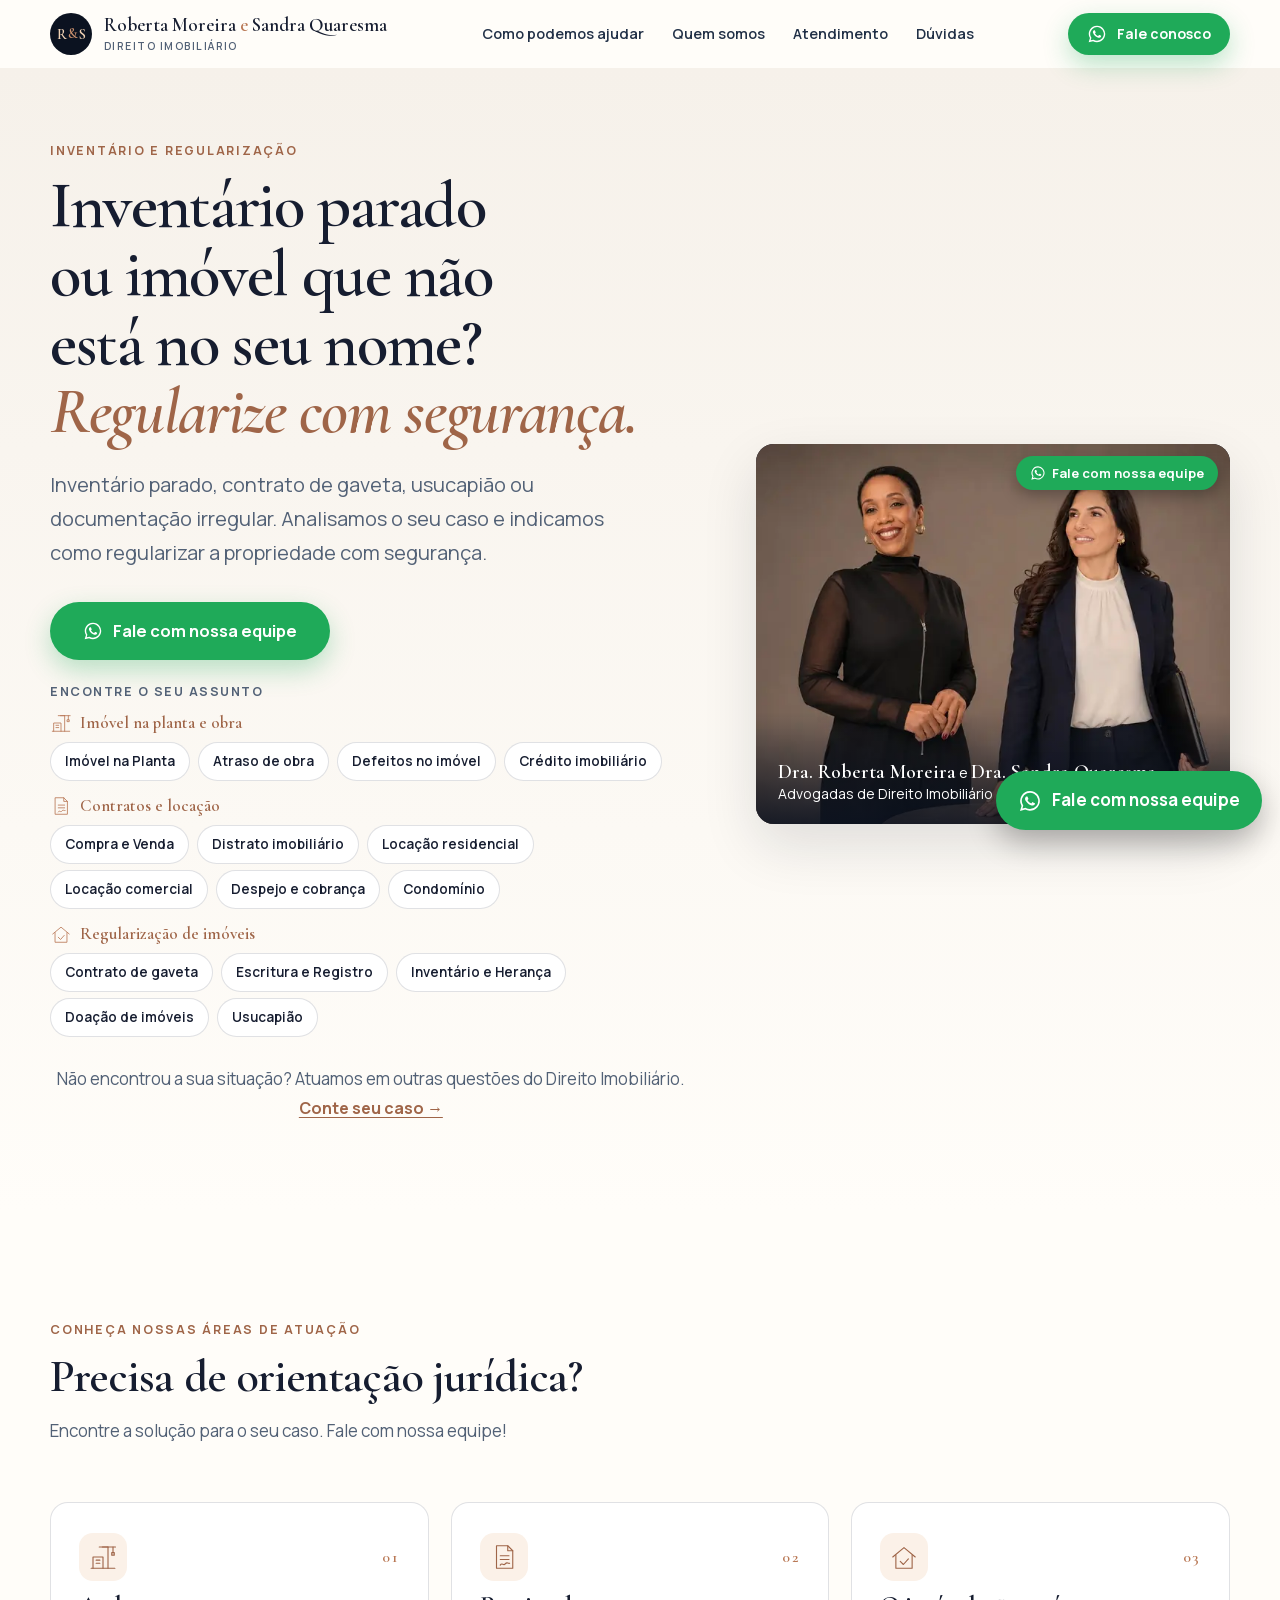
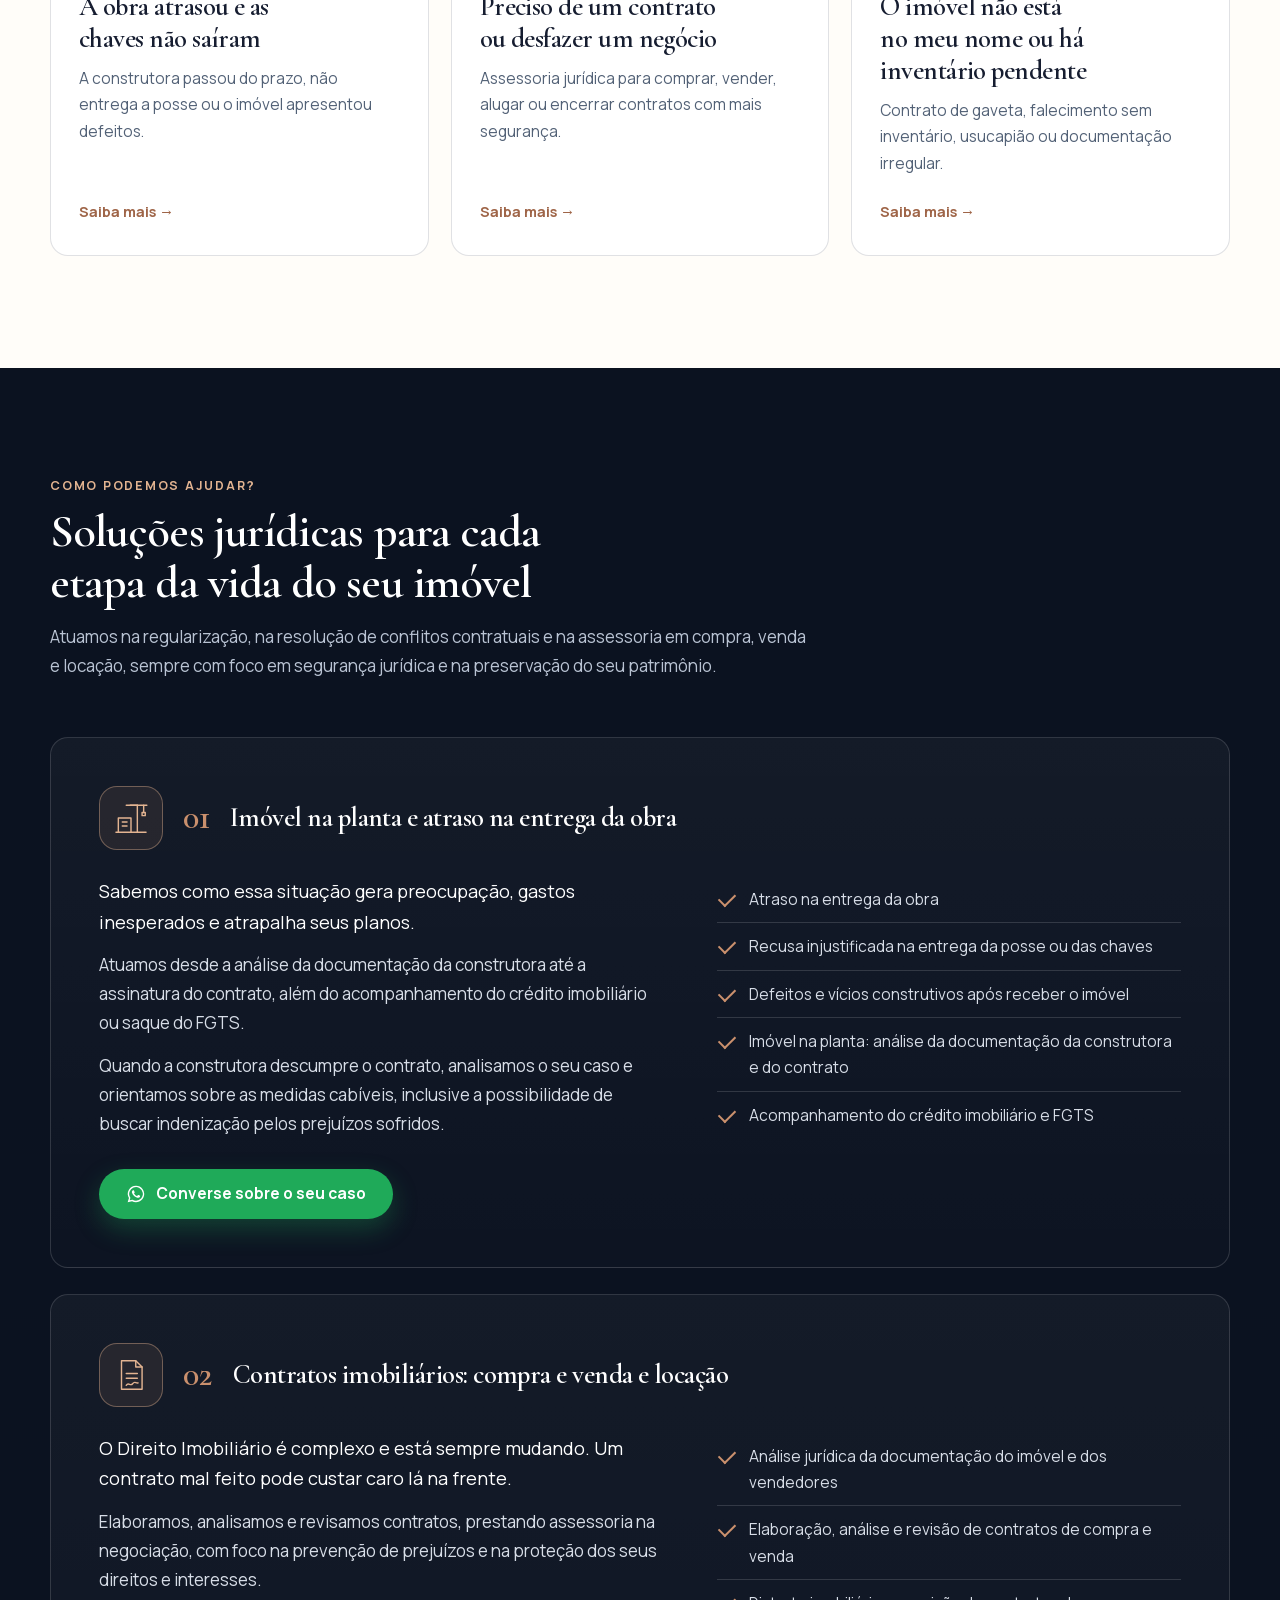
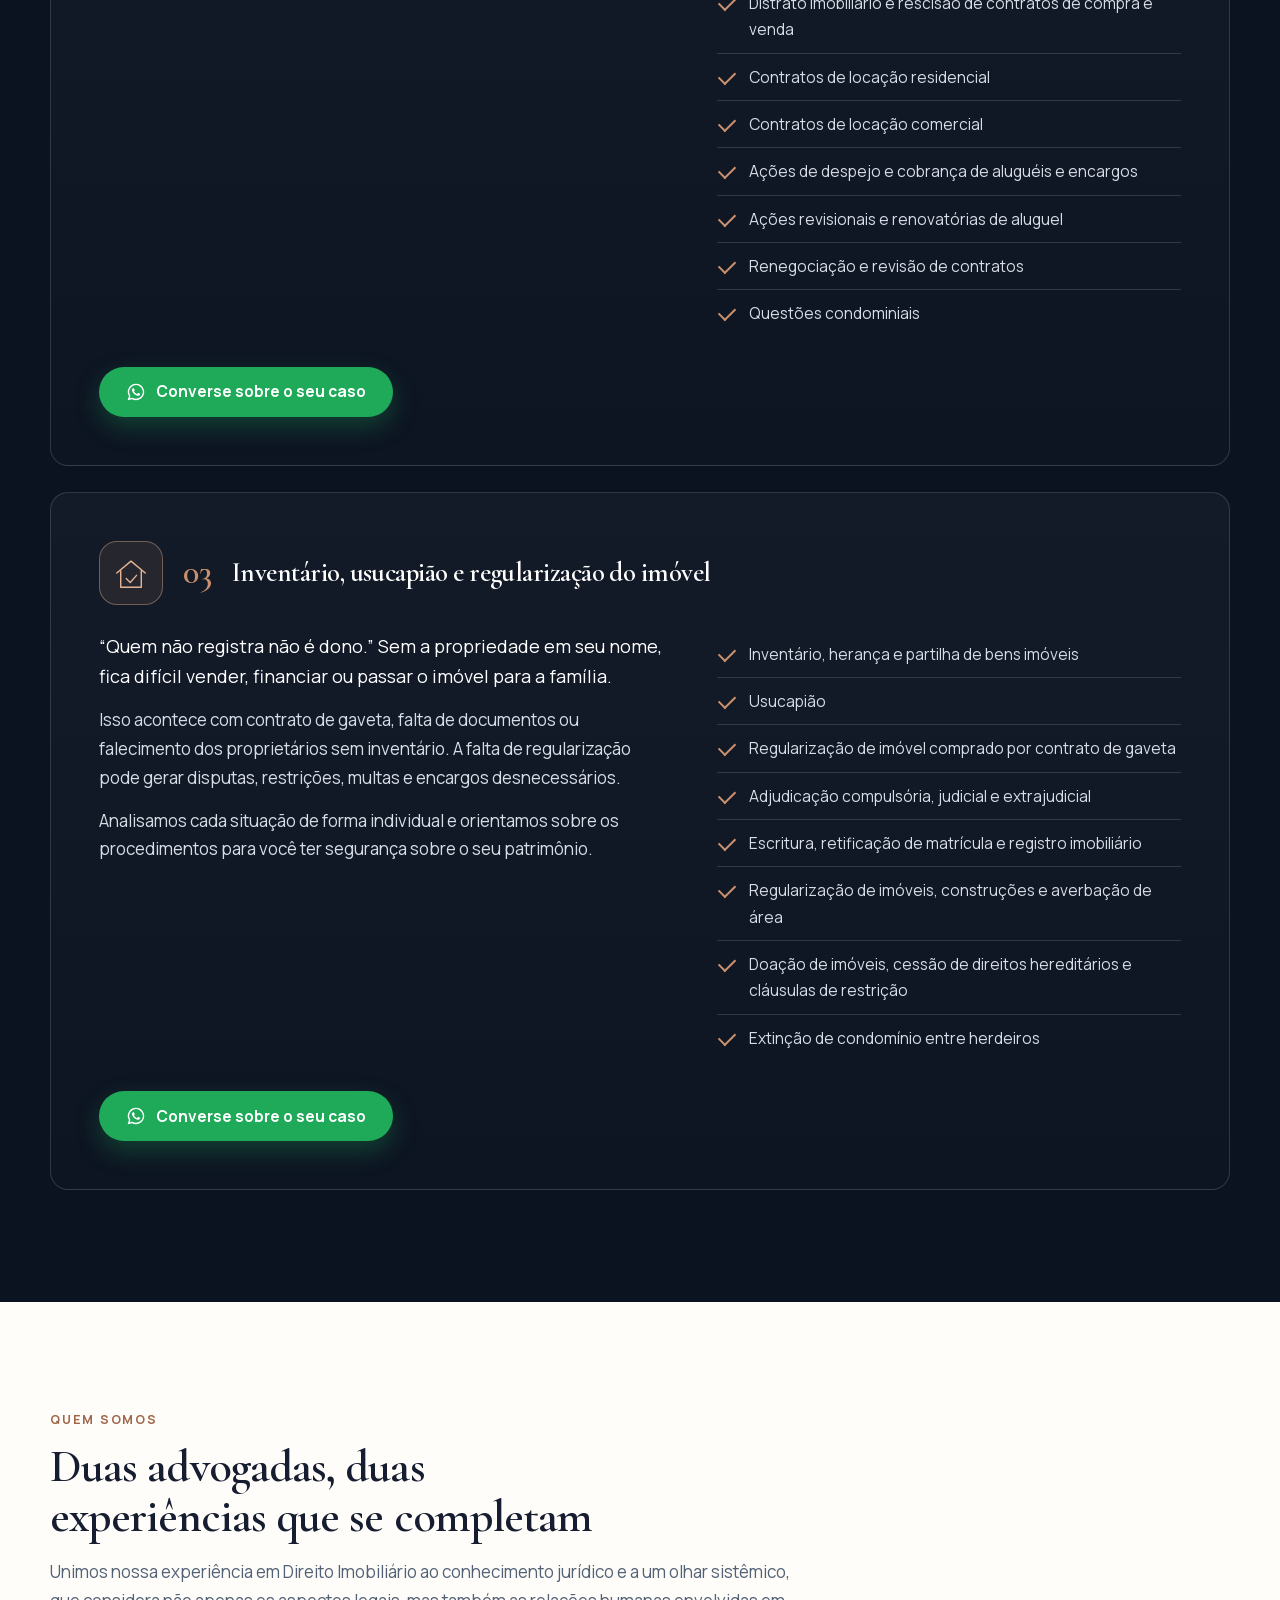
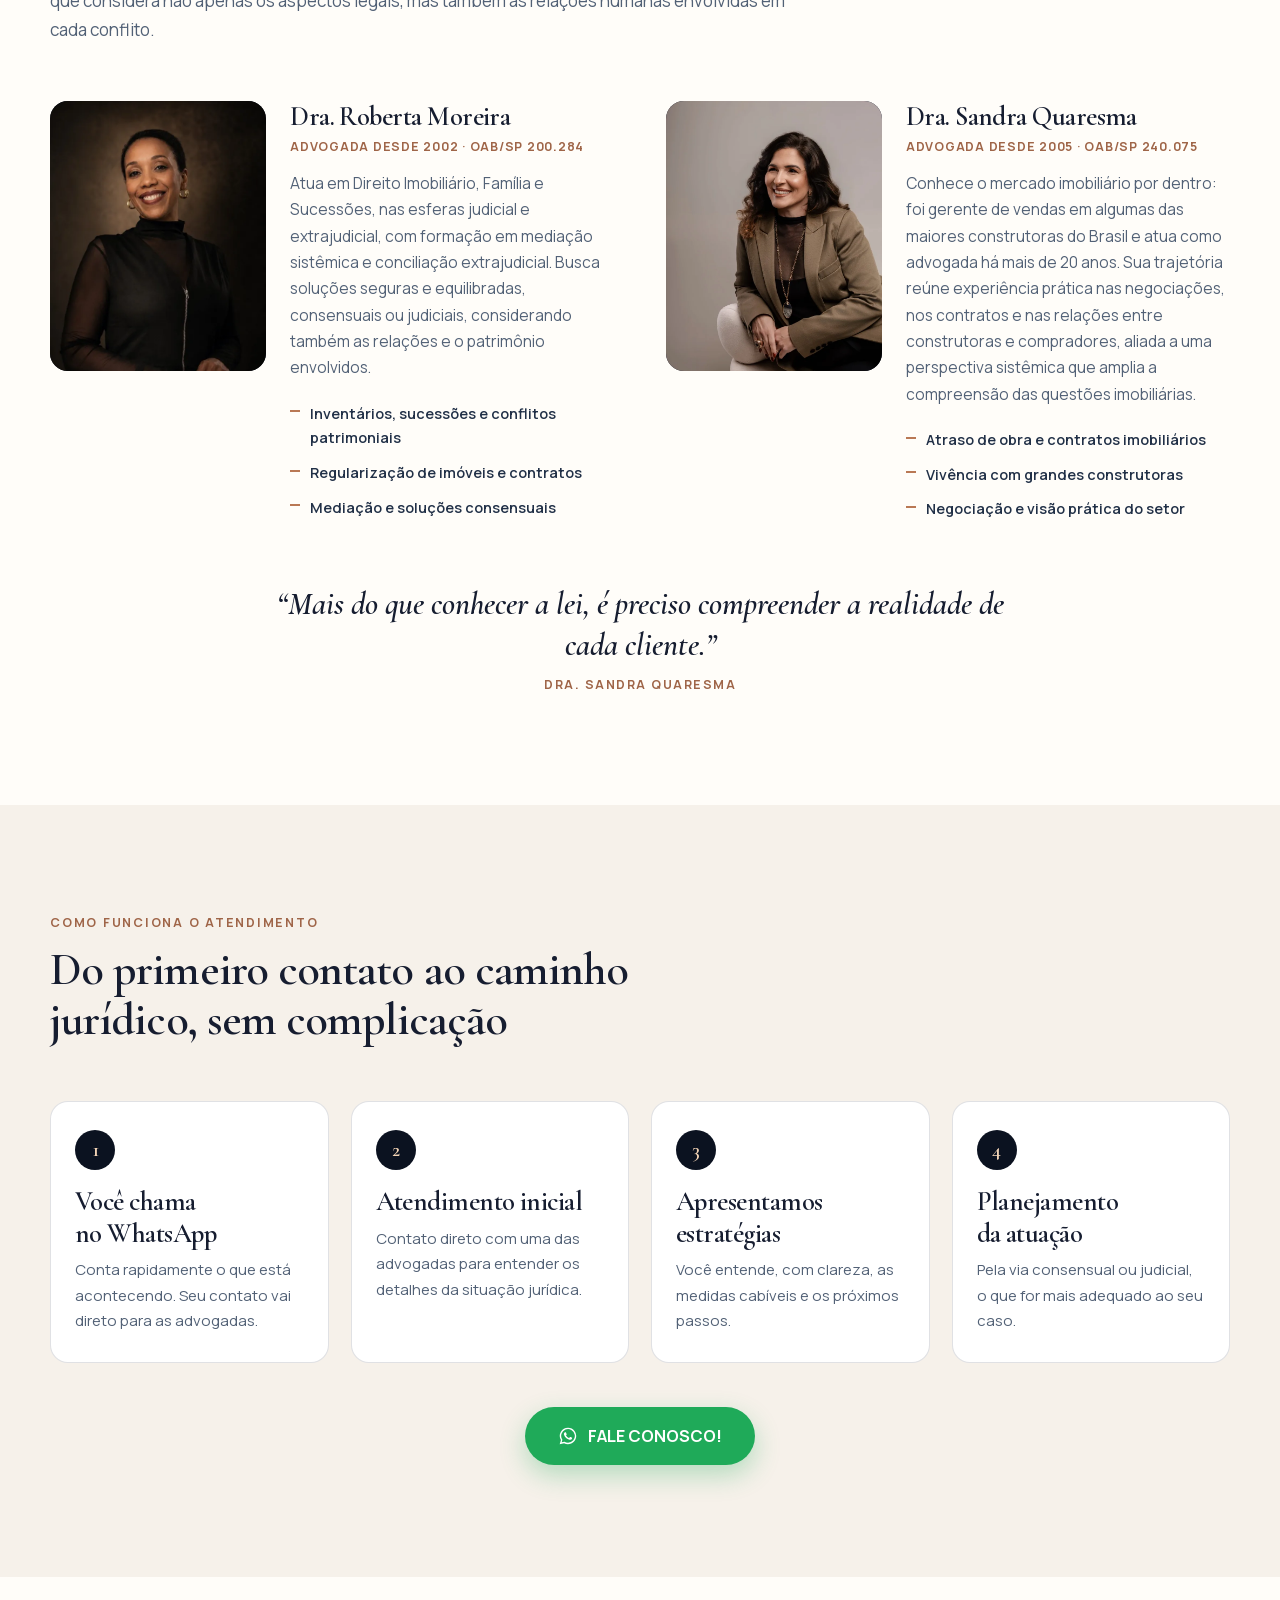
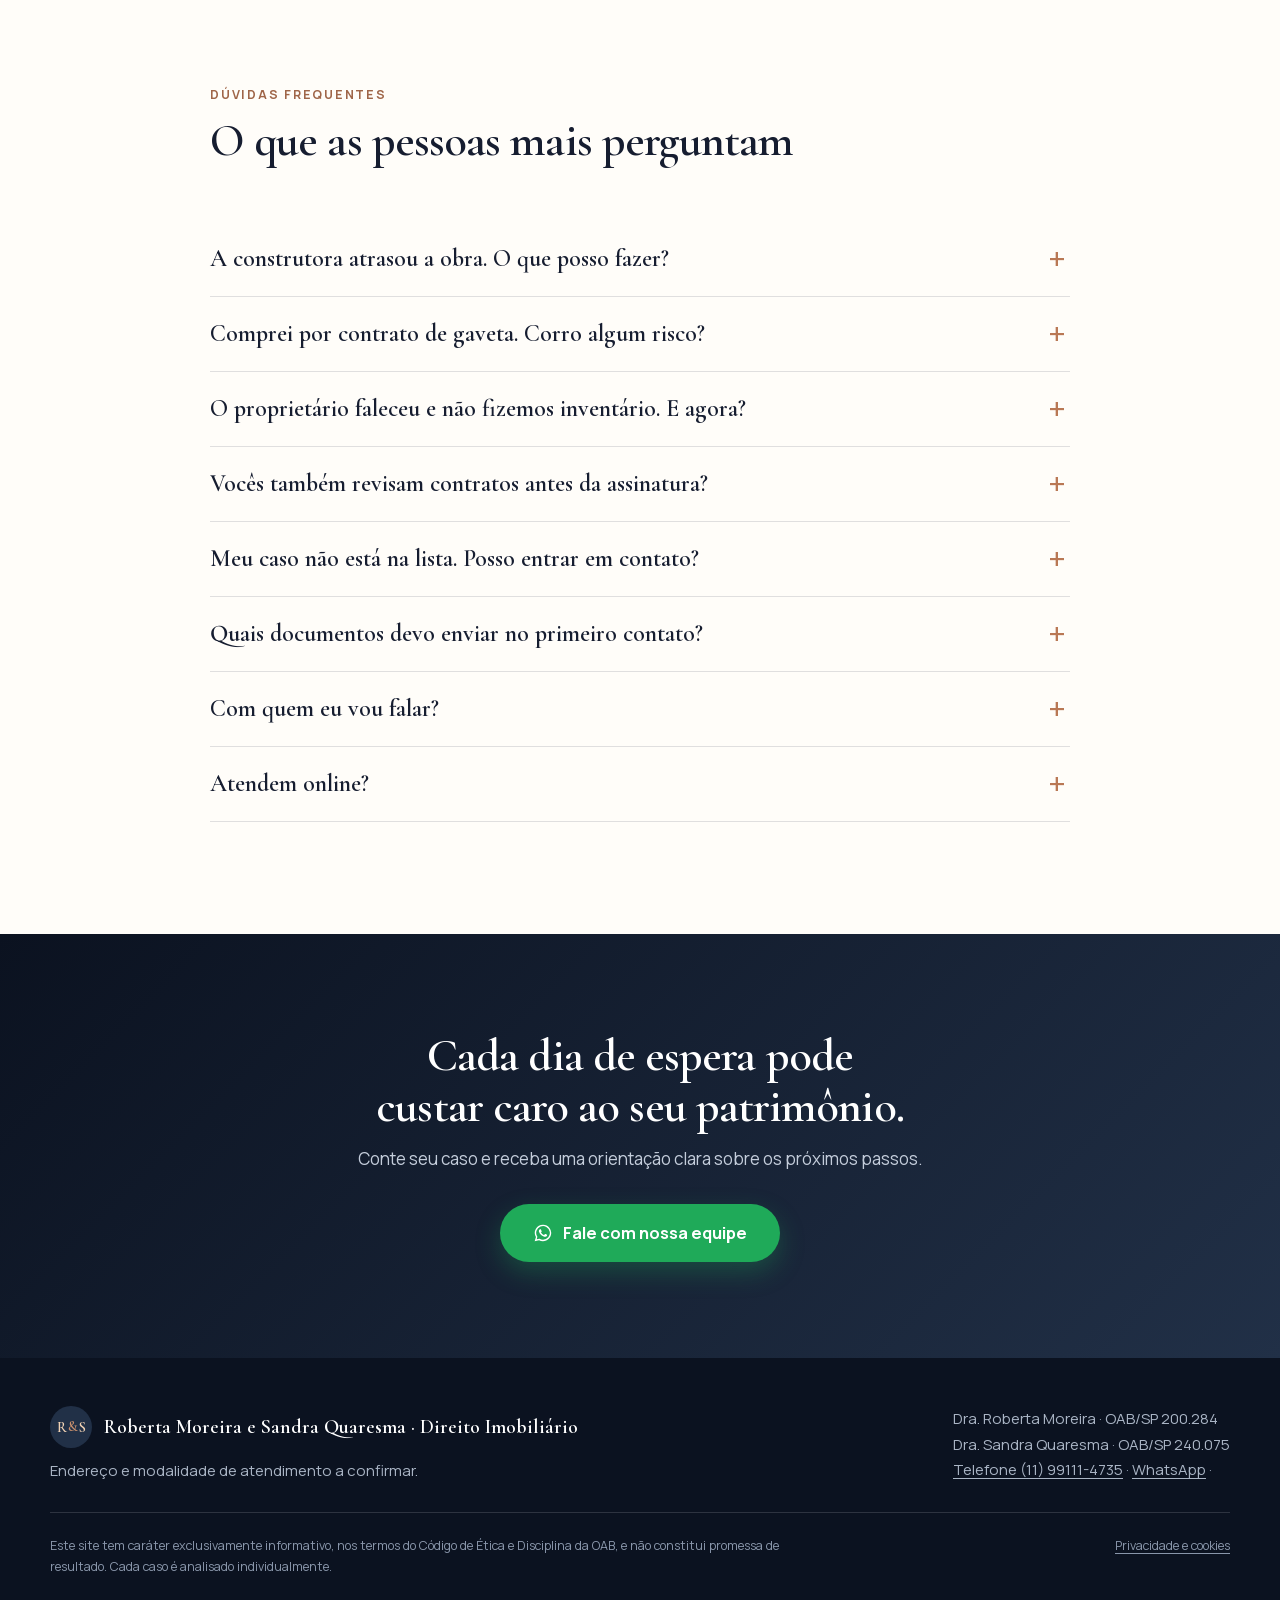
<file: tema-inventario.html>
<!doctype html>
<html lang="pt-BR" class="no-js">
<head>
  <meta charset="utf-8">
  <meta name="viewport" content="width=device-width, initial-scale=1, viewport-fit=cover">
  <link rel="preload" as="image" type="image/webp" href="/assets/img/roberta-e-sandra-768.webp" imagesrcset="/assets/img/roberta-e-sandra-768.webp 768w, /assets/img/roberta-e-sandra-1536.webp 1536w" imagesizes="(max-width: 960px) calc(100vw - 40px), 472px" fetchpriority="high">
  <link rel="preload" as="font" type="font/woff2" href="/assets/fonts/cormorant-garamond-normal.woff2" crossorigin>
  <link rel="preload" as="font" type="font/woff2" href="/assets/fonts/cormorant-garamond-italic.woff2" crossorigin>
  <link rel="preload" as="font" type="font/woff2" href="/assets/fonts/manrope.woff2" crossorigin>
  <!-- Google Tag Manager -->
  <!-- LGPD: o GTM (GTM-NZN99WKX) e o Clarity (zeppc6o10v) só carregam DEPOIS do aceite no aviso de cookies (lh_consent = granted).
       Antes disso (ou se a pessoa recusar) nada deles é baixado, nenhum cookie é gravado e nenhum evento sai.
       Consent Mode do Google: tudo "denied" por padrão; o Cadê o Lead chama gtag("consent","update") ao aceitar. -->
  <script>
  window.dataLayer=window.dataLayer||[];function gtag(){dataLayer.push(arguments)}window.gtag=gtag;
  gtag('consent','default',{ad_storage:'denied',analytics_storage:'denied',ad_user_data:'denied',ad_personalization:'denied'});
  (function(){
    function ok(){try{return localStorage.getItem('lh_consent')==='granted'||localStorage.getItem('sr_consent')==='granted'}catch(e){return false}}
    var on=false;
    window.srLiberarRastreio=function(){
      if(on||!ok())return;on=true;
      gtag('consent','update',{ad_storage:'granted',analytics_storage:'granted',ad_user_data:'granted',ad_personalization:'granted'});
      (function(w,d,s,l,i){w[l]=w[l]||[];w[l].push({'gtm.start':
      new Date().getTime(),event:'gtm.js'});var f=d.getElementsByTagName(s)[0],
      j=d.createElement(s),dl=l!='dataLayer'?'&l='+l:'';j.async=true;j.src=
      'https://www.googletagmanager.com/gtm.js?id='+i+dl;f.parentNode.insertBefore(j,f);
      })(window,document,'script','dataLayer','GTM-NZN99WKX');
      (function(c,l,a,r,i,t,y){
          c[a]=c[a]||function(){(c[a].q=c[a].q||[]).push(arguments)};
          t=l.createElement(r);t.async=1;t.src="https://www.clarity.ms/tag/"+i;
          y=l.getElementsByTagName(r)[0];y.parentNode.insertBefore(t,y);
      })(window, document, "clarity", "script", "zeppc6o10v");
      try{window.clarity('consentv2',{ad_Storage:'granted',analytics_Storage:'granted'})}catch(e){}
    };
    window.srLiberarRastreio();
    // aceite no aviso do Cadê o Lead: libera na hora, sem recarregar a página
    function rever(){if(on)return;setTimeout(window.srLiberarRastreio,150);setTimeout(window.srLiberarRastreio,900);setTimeout(window.srLiberarRastreio,2500)}
    document.addEventListener('click',rever,true);document.addEventListener('keydown',function(e){if(e.key==='Enter'||e.key===' ')rever()},true);
  })();
  </script>
  <!-- End Google Tag Manager -->
  <!-- Microsoft Clarity -->
  <!-- (carregado pelo bloco acima, só depois do aceite) -->
  <!-- End Microsoft Clarity -->
  <!-- Cadê o Lead -->
  <script src="https://cadeolead.com.br/tracker.js" data-key="pk_4b12a4bc3ca8487f8f5b4b126a5390c2" data-consent="banner" async></script>
  <!-- End Cadê o Lead -->
  <meta name="theme-color" content="#0b1220">
  <title>Inventário e regularização | Roberta Moreira e Sandra Quaresma</title>
  <meta name="description" content="Inventário parado, contrato de gaveta, usucapião ou documentação irregular. Analisamos o seu caso e indicamos como regularizar a propriedade com segurança.">
  <meta property="og:title" content="Inventário e regularização | Roberta Moreira e Sandra Quaresma">
  <meta property="og:description" content="Problema com seu imóvel? Analisamos seu caso e orientamos o melhor caminho.">
  <meta property="og:type" content="website">
  <meta property="og:locale" content="pt_BR">
  <meta name="robots" content="noindex"><!-- remover quando a página for ao ar no domínio definitivo -->
  <script>try{if(localStorage.getItem("lh_consent")===null)document.documentElement.classList.add("pede-cookies")}catch(e){document.documentElement.classList.add("pede-cookies")}</script>
  <style>@font-face{font-family:"Cormorant Garamond";font-style:normal;font-weight:500 700;font-display:swap;src:url(/assets/fonts/cormorant-garamond-normal.woff2) format("woff2")}@font-face{font-family:"Cormorant Garamond";font-style:italic;font-weight:500 700;font-display:swap;src:url(/assets/fonts/cormorant-garamond-italic.woff2) format("woff2")}@font-face{font-family:"Manrope";font-style:normal;font-weight:400 700;font-display:swap;src:url(/assets/fonts/manrope.woff2) format("woff2")}@font-face{font-family:"CG Georgia";font-style:normal;font-weight:500 700;src:local("Georgia Bold"),local("Georgia-Bold");size-adjust:79.5%}@font-face{font-family:"CG Georgia";font-style:italic;font-weight:500 700;src:local("Georgia Bold Italic"),local("Georgia-BoldItalic");size-adjust:71.2%}@font-face{font-family:"CG Noto";font-style:normal;font-weight:500 700;src:local("Noto Serif Bold"),local("NotoSerif-Bold");size-adjust:79.0%}@font-face{font-family:"CG Noto";font-style:italic;font-weight:500 700;src:local("Noto Serif Bold Italic"),local("NotoSerif-BoldItalic");size-adjust:71.1%}@font-face{font-family:"CG Times";font-style:normal;font-weight:500 700;src:local("Times New Roman Bold"),local("TimesNewRomanPS-BoldMT"),local("Liberation Serif Bold"),local("LiberationSerif-Bold");size-adjust:91.5%}@font-face{font-family:"CG Times";font-style:italic;font-weight:500 700;src:local("Times New Roman Bold Italic"),local("TimesNewRomanPS-BoldItalicMT"),local("Liberation Serif Bold Italic"),local("LiberationSerif-BoldItalic");size-adjust:86.1%}@font-face{font-family:"MR Arial";font-style:normal;font-weight:400 500;src:local("Arial"),local("ArialMT"),local("Helvetica"),local("Liberation Sans"),local("LiberationSans"),local("Arimo");size-adjust:103.25%}@font-face{font-family:"MR Arial";font-style:normal;font-weight:600 700;src:local("Arial Bold"),local("Arial-BoldMT"),local("Helvetica Bold"),local("Helvetica-Bold"),local("Liberation Sans Bold"),local("LiberationSans-Bold"),local("Arimo Bold");size-adjust:100.7%}@font-face{font-family:"MR Roboto";font-style:normal;font-weight:400 500;src:local("Roboto"),local("Roboto-Regular");size-adjust:102.5%}@font-face{font-family:"MR Roboto";font-style:normal;font-weight:600 700;src:local("Roboto Bold"),local("Roboto-Bold");size-adjust:106.6%}:root{--serif:"Cormorant Garamond","CG Georgia","CG Noto","CG Times",Georgia,serif;--sans:Manrope,"MR Arial","MR Roboto",Arial,sans-serif;--navy-950:#0b1220;--navy-900:#161d30;--navy-800:#213047;--navy-700:#324862;--copper-700:#9f6548;--copper-600:#b97855;--copper-500:#ca906d;--copper-300:#e3b491;--champagne:#f1d2b4;--ivory:#f6f1ea;--paper:#fffdf9;--graphite:#252d38;--slate:#526176;--line:rgba(22,29,48,.13);--line-d:rgba(255,255,255,.14);--wa:#1faa59;--wa-d:#168a47;--shell:min(1180px,calc(100vw - 40px));--r:18px;--shadow:0 22px 55px rgba(20,28,44,.12)}*{box-sizing:border-box}[hidden]{display:none!important}html{scroll-behavior:smooth;scroll-padding-top:80px}body{margin:0;background:var(--paper);color:var(--graphite);font:400 17px/1.7 var(--sans);-webkit-font-smoothing:antialiased}h1,h2,h3,p,ul,ol,figure{margin:0}ul,ol{padding:0;list-style:none}h1,h2,h3{font-family:var(--serif);color:var(--navy-900);font-weight:600;letter-spacing:-.02em;text-wrap:balance}h1{font-size:clamp(40px,5.6vw,66px);line-height:1.04}h1 em{color:var(--copper-700);font-style:italic}h2{font-size:clamp(32px,4vw,46px);line-height:1.1}h3{font-size:clamp(22px,2.2vw,27px);line-height:1.18}a{color:inherit;text-decoration:none}img{max-width:100%;display:block}:focus-visible{outline:3px solid var(--copper-300);outline-offset:3px}.shell{width:var(--shell);margin-inline:auto}.eyebrow{font:700 12.5px/1 var(--sans);letter-spacing:.14em;text-transform:uppercase;color:var(--copper-700);margin-bottom:14px}.section--dark .eyebrow,.sec-head--light .eyebrow{color:var(--copper-300)}.sec-head p:not(.eyebrow){margin-top:16px;color:var(--slate)}.sec-head--light p:not(.eyebrow){color:#b9c3d3}.ico{width:20px;height:20px;flex:none}.btn{display:inline-flex;align-items:center;justify-content:center;gap:10px;padding:14px 26px;border-radius:999px;border:1.5px solid transparent;font:700 15.5px/1.2 var(--sans);cursor:pointer;transition:transform .15s,background .15s,box-shadow .15s;text-align:center}.btn:hover{transform:translateY(-2px)}.btn--wa{background:var(--wa);color:#fff;box-shadow:0 10px 26px rgba(31,170,89,.3)}.btn--wa:hover{background:var(--wa-d)}.btn--copper{background:var(--copper-600);color:#fff}.btn--copper:hover{background:var(--copper-700)}.btn--ghost{border-color:var(--navy-900);color:var(--navy-900)}.btn--ghost:hover{background:var(--navy-900);color:#fff}.btn--ghost-light{border-color:var(--line-d);color:#fff;background:transparent}.btn--ghost-light:hover{background:rgba(255,255,255,.08)}.btn--lg{padding:18px 32px;font-size:16.5px}.btn--sm{padding:10px 18px;font-size:14px;white-space:nowrap}.topbar{position:sticky;top:0;z-index:50;background:rgba(255,253,249,.92);backdrop-filter:blur(10px);transition:box-shadow .2s}.topbar.is-scrolled{box-shadow:0 1px 0 var(--line)}.topbar__in{display:flex;align-items:center;justify-content:space-between;gap:20px;min-height:68px}.brand{display:flex;align-items:center;gap:12px}.brand__mark{white-space:nowrap;display:inline-flex;align-items:center;justify-content:center;flex:none;width:42px;height:42px;border-radius:50%;background:var(--navy-950);color:var(--champagne);font:600 15px/1 var(--serif);letter-spacing:0}.brand__mark i{font-style:normal;color:var(--copper-500);margin:0 1px;font-size:14px}.brand__txt{font:600 20px/1.1 var(--serif);color:var(--navy-900)}.brand__txt i{font-style:normal;color:var(--copper-600)}.brand__txt small{display:block;font:600 10.5px/1.4 var(--sans);letter-spacing:.14em;text-transform:uppercase;color:var(--slate);margin-top:3px}.nav{display:flex;gap:28px;font-weight:600;font-size:14.5px;color:var(--navy-800)}.nav a:hover{color:var(--copper-700)}.hero{background:linear-gradient(180deg,var(--ivory),var(--paper));padding-block:clamp(40px,6vw,84px) clamp(56px,7vw,96px)}.hero__in{display:grid;grid-template-columns:1.15fr .85fr;gap:clamp(32px,5vw,72px);align-items:center}.lead{font-size:clamp(17px,1.6vw,20px);color:var(--slate);margin:22px 0 32px;max-width:560px}.hero__cta{display:flex;flex-wrap:wrap;gap:14px}.photo{position:relative;overflow:hidden;border-radius:var(--r);background:var(--navy-900);box-shadow:var(--shadow);width:100%}.photo img{position:absolute;inset:0;width:100%;height:100%;object-fit:cover}.photo__ph{position:absolute;inset:0;display:flex;flex-direction:column;align-items:center;justify-content:center;gap:8px;text-align:center;padding:20px;color:var(--champagne);background:repeating-linear-gradient(135deg,rgba(255,255,255,.04) 0 14px,transparent 14px 28px),linear-gradient(160deg,var(--navy-800),var(--navy-950));border:1.5px dashed rgba(241,210,180,.45);border-radius:var(--r)}.photo__ph span{font:600 22px/1.2 var(--serif)}.photo__ph small{font-size:12px;color:#9fb0c6;line-height:1.5}.photo.has-img .photo__ph{display:none}.photo figcaption{position:absolute;left:0;right:0;bottom:0;padding:48px 22px 20px;color:#fff;font-size:14px;line-height:1.4;background:linear-gradient(0deg,rgba(11,18,32,.86),transparent)}.photo figcaption b{font:600 20px var(--serif)}.person .photo{box-shadow:none}.opt input:focus-visible+span{outline:3px solid var(--copper-300)}.quiz__nav .btn--ghost-light{color:var(--navy-800);border-color:var(--line)}.quiz__nav .btn:last-child{margin-left:auto}.brand--foot{color:#fff;font:600 20px var(--serif);margin-bottom:10px}.brand--foot .brand__mark{background:var(--navy-800)}.fab{position:fixed;right:18px;bottom:18px;z-index:60;display:flex;align-items:center;gap:10px;padding:15px 22px;border-radius:999px;background:var(--wa);color:#fff;font-weight:700;box-shadow:0 12px 30px rgba(0,0,0,.28);transition:transform .15s}.fab:hover{transform:translateY(-3px);background:var(--wa-d)}.fab .ico{width:24px;height:24px}@media (max-width:960px){.nav{display:none}.hero__in,.pillar__body,.people,.quiz-wrap{grid-template-columns:minmax(0,1fr)}.hero__photo{max-width:420px;margin-inline:auto;order:-1}}@media (max-width:620px){body{font-size:16px}.hero__cta .btn{width:100%}.person .photo{max-width:300px}.pillar .btn{width:100%}.brand__txt small{display:none}.fab span{display:none}.fab{padding:15px}}@media (prefers-reduced-motion:reduce){*{transition:none!important;scroll-behavior:auto!important}}.topics{margin-top:30px}.topics p{font:700 12.5px/1 var(--sans);letter-spacing:.12em;text-transform:uppercase;color:var(--slate);margin-bottom:12px}.topics ul{display:flex;flex-wrap:wrap;gap:8px}.topics a{display:inline-block;padding:9px 16px;border:1.5px solid var(--line);border-radius:999px;background:#fff;font-weight:700;font-size:14px;color:var(--navy-900);transition:.15s}.topics a:hover{border-color:var(--copper-600);color:var(--copper-700);transform:translateY(-1px)}.situ__other{margin-top:28px;text-align:center;color:var(--slate)}.linkbtn{background:none;border:0;padding:0;font:700 16px var(--sans);color:var(--copper-700);cursor:pointer;text-decoration:underline;text-underline-offset:3px}.hero__photo.is-duo{display:grid;grid-template-columns:1fr 1fr}.hero__photo.is-duo img{position:static;height:100%}.hero__photo.is-duo figcaption{grid-column:1/-1;position:absolute}.leadmodal{width:min(460px,calc(100vw - 28px));max-height:calc(100dvh - 28px);overflow:auto;border:0;border-radius:var(--r);padding:clamp(22px,4vw,34px);background:var(--paper);color:var(--graphite);box-shadow:0 40px 90px rgba(0,0,0,.45)}.leadmodal::backdrop{background:rgba(11,18,32,.72);backdrop-filter:blur(3px)}.leadmodal h2{font-size:clamp(28px,5vw,34px);margin-bottom:6px}.lead__sub{color:var(--slate);font-size:15px;margin-bottom:20px}.lead__x{position:absolute;right:12px;top:8px;width:40px;height:40px;border:0;background:none;font-size:30px;line-height:1;color:var(--slate);cursor:pointer}.leadmodal .field{margin-bottom:14px}.lead__err{color:#b3261e;font-weight:600;font-size:14.5px;margin-bottom:10px}.lead__go{width:100%}@media (max-width:960px){.hero__photo{aspect-ratio:5/4!important;max-width:520px}.hero__photo img{object-position:center 20%}}.topics{margin-top:26px;display:grid;gap:14px}.topics__title{margin:0!important}.topics__g{display:grid;gap:8px}.topics__g>span{font:600 17px/1.2 var(--serif);color:var(--copper-700)}.topics__g ul{display:flex;flex-wrap:wrap;gap:6px 8px}.topics a{padding:7px 14px;font-size:13.5px;font-weight:600}.brand__txt{font-size:19px}.brand__txt small{white-space:nowrap}@media (max-width:620px){.topbar .btn--wa{display:none}.brand__txt{font-size:17px;line-height:1.15}}.tico{width:44px;height:44px;flex:none;color:var(--copper-600)}.tico--sm{width:22px;height:22px;margin-right:8px;vertical-align:-5px}.topics__g>span{display:flex;align-items:center}.situ__top .tico{width:48px;height:48px;padding:9px;border-radius:14px;background:#fbf1e8;color:var(--copper-700)}.pillar__ico .tico{width:38px;height:38px;color:var(--copper-300)}@media (max-width:620px){.pillar__ico .tico{width:30px;height:30px}}.person .photo img{object-position:center 12%}.hero__photo.is-duo{display:grid;grid-template-columns:1fr 1fr;gap:3px;background:var(--navy-950)}.hero__photo.is-duo img{position:static;display:block;width:100%;height:100%;min-width:0;object-fit:cover;object-position:center 15%}.hero__photo.is-duo figcaption{position:absolute;left:0;right:0;bottom:0}.hero__photo{aspect-ratio:5/4}.fab{bottom:calc(18px + var(--cookie-h,0px))}.hero__photo[data-wa]{cursor:pointer}.hero__photo[data-wa]:focus-visible{outline:3px solid var(--copper-300);outline-offset:3px}.photo__tap{position:absolute;top:12px;right:12px;z-index:2;display:inline-flex;align-items:center;gap:6px;padding:9px 14px;border-radius:999px;background:var(--wa);color:#fff;font:700 13px/1 var(--sans);box-shadow:0 6px 16px rgba(0,0,0,.28)}.photo__tap .ico{width:16px;height:16px}[data-leadhub-consent]{left:0!important;right:0!important;bottom:0!important;width:100%!important;max-width:none!important;margin:0!important;border-radius:0!important;padding:8px 14px!important;display:flex!important;align-items:center!important;gap:12px!important;box-shadow:0 -4px 16px rgba(0,0,0,.22)!important;font:12px/1.3 system-ui,-apple-system,"Segoe UI",Roboto,sans-serif!important}[data-leadhub-consent] p{margin:0!important;flex:1 1 auto!important;min-width:0!important}[data-leadhub-consent] div{flex:0 0 auto!important;display:flex!important;gap:8px!important}[data-leadhub-consent] button{flex:none!important;min-height:36px!important;padding:0 14px!important;border-radius:8px!important;font:600 13px system-ui,sans-serif!important;white-space:nowrap!important}@media (max-width:960px){.hero{padding-block:18px 40px}.hero__in{display:flex;flex-direction:column;align-items:stretch;gap:0}.hero__copy{display:contents}.hero .eyebrow{order:1;margin-bottom:10px}.hero h1{order:2}.hero .lead{order:3;margin:14px 0 20px}.hero__cta{order:4}.hero__photo{order:5;margin:28px auto 0;width:100%}.topics{order:6;width:100%}.situ__other--hero{order:7}}@media (max-width:620px){.hero h1{font-size:34px;line-height:1.08}.hero .lead{font-size:16px;line-height:1.55}.hero__cta .btn{padding:14px 18px;min-height:56px}.fab{left:0;right:0;bottom:var(--cookie-h,0px);width:100%;min-height:56px;justify-content:center;padding:12px 16px;border-radius:0;font-size:16px;box-shadow:0 -6px 20px rgba(0,0,0,.18)}.fab span{display:inline}[data-leadhub-consent]{font-size:11px!important;line-height:1.25!important;padding:7px 10px!important;gap:8px!important}[data-leadhub-consent] div{flex-direction:column!important;gap:5px!important}[data-leadhub-consent] button{min-height:30px!important;padding:0 10px!important;font-size:12px!important}}@media (max-width:620px){.fab{padding-bottom:calc(12px + var(--fab-safe,0px));min-height:calc(56px + var(--fab-safe,0px))}[data-leadhub-consent]{padding-bottom:calc(7px + env(safe-area-inset-bottom,0px))!important}}@media (max-width:620px){.hero__photo{aspect-ratio:21/9!important;margin-top:20px}.hero__photo img{object-position:center 24%}.hero__photo figcaption{padding:26px 14px 9px;font-size:13px;line-height:1.25}.hero__photo figcaption b{font-size:15px;font-weight:600}.cap__sub{display:none}.photo__tap{top:9px;right:9px;padding:8px;gap:0;font-size:0}.photo__tap .ico{width:20px;height:20px}}@media (max-width:400px){.hero{padding-top:12px}.hero .eyebrow{margin-bottom:6px}.hero h1{font-size:31px}.hero .lead{font-size:15px;line-height:1.5;margin:10px 0 16px}.hero__cta .btn{min-height:52px;padding:12px 16px}.hero__photo{aspect-ratio:5/2!important;margin-top:14px}}html.pede-cookies{--cookie-h:52px}html:not(.pede-cookies){--fab-safe:env(safe-area-inset-bottom,0px)}@media (max-width:620px){html.pede-cookies{--cookie-h:83px}}@media (max-width:375px){html.pede-cookies{--cookie-h:97px}}@media (max-width:620px){body:not([data-tema]) .hero h1{text-wrap:balance;max-width:21ch}}html{scroll-padding-bottom:calc(74px + var(--cookie-h,0px) + env(safe-area-inset-bottom,0px))}body:not([data-tema]) .situ__card{cursor:pointer}.lead__go[disabled]{opacity:.8;cursor:progress}.lead__fallback{margin:12px 0 0;text-align:center;font-size:14.5px}.lead__fallback a{color:var(--copper-700);font-weight:700;text-decoration:underline;text-underline-offset:3px}</style>
  <link rel="stylesheet" href="/assets/styles.min.css" media="print" onload="this.media='all';this.onload=null">
  <noscript><link rel="stylesheet" href="/assets/styles.min.css"></noscript>
  <script>document.documentElement.classList.remove("no-js");</script>
</head>
<body data-tema="inventario" data-static>
<!-- Google Tag Manager (noscript) -->
<!-- LGPD: sem JavaScript não há aviso de cookies nem consentimento, então o GTM não é carregado aqui -->
<!-- End Google Tag Manager (noscript) -->

<!-- ============ TOPO ============ -->
<header class="topbar" id="topo">
  <div class="shell topbar__in">
    <a class="brand" href="#topo" aria-label="Roberta Moreira e Sandra Quaresma, início">
      <span class="brand__mark">R<i>&amp;</i>S</span>
      <span class="brand__txt">Roberta Moreira <i>e</i> Sandra Quaresma<small>Direito Imobiliário</small></span>
    </a>
    <nav class="nav" aria-label="Principal">
      <a href="#areas">Como podemos ajudar</a>
      <a href="#sobre">Quem somos</a>
      <a href="#atendimento">Atendimento</a>
      <a href="#faq">Dúvidas</a>
    </nav>
    <a class="btn btn--sm btn--wa" href="#" data-wa="topo">
      <svg class="ico" viewBox="0 0 24 24" aria-hidden="true"><use href="#i-wa"/></svg> Fale conosco
    </a>
  </div>
</header>

<main>

<!-- ============ HERO ============ -->
<section class="hero">
  <div class="shell hero__in">
    <div class="hero__copy">
      <p class="eyebrow">Inventário e regularização</p>
      <h1>Inventário parado ou imóvel que não está no seu nome? <em>Regularize com segurança.</em></h1>
      <p class="lead">Inventário parado, contrato de gaveta, usucapião ou documentação irregular. Analisamos o seu caso e indicamos como regularizar a propriedade com segurança.</p>
      <div class="hero__cta">
        <a class="btn btn--wa btn--lg" href="#" data-wa="hero">
          <svg class="ico" viewBox="0 0 24 24" aria-hidden="true"><use href="#i-wa"/></svg> Fale com nossa equipe
        </a>
      </div>
      <nav class="topics" aria-label="Encontre o seu assunto">
        <p class="topics__title">Encontre o seu assunto</p>
        <div class="topics__g"><span><svg class="tico tico--sm" viewBox="0 0 48 48" aria-hidden="true"><use href="#i-obra"/></svg>Imóvel na planta e obra</span><ul>
          <li><a href="#obra" data-item="t-planta">Imóvel na Planta</a></li>
          <li><a href="#obra" data-item="t-atraso">Atraso de obra</a></li>
          <li><a href="#obra" data-item="t-defeitos">Defeitos no imóvel</a></li>
          <li><a href="#obra" data-item="t-financiamento">Crédito imobiliário</a></li>
        </ul></div>
        <div class="topics__g"><span><svg class="tico tico--sm" viewBox="0 0 48 48" aria-hidden="true"><use href="#i-contrato"/></svg>Contratos e locação</span><ul>
          <li><a href="#contratos" data-item="t-compra">Compra e Venda</a></li>
          <li><a href="#contratos" data-item="t-distrato">Distrato imobiliário</a></li>
          <li><a href="#contratos" data-item="locacao">Locação residencial</a></li>
          <li><a href="#contratos" data-item="locacao-com">Locação comercial</a></li>
          <li><a href="#contratos" data-item="t-despejo">Despejo e cobrança</a></li>
          <li><a href="#contratos" data-item="t-condominio">Condomínio</a></li>
        </ul></div>
        <div class="topics__g"><span><svg class="tico tico--sm" viewBox="0 0 48 48" aria-hidden="true"><use href="#i-regulariza"/></svg>Regularização de imóveis</span><ul>
          <li><a href="#inventario" data-item="regularizacao">Contrato de gaveta</a></li>
          <li><a href="#inventario" data-item="t-escritura">Escritura e Registro</a></li>
          <li><a href="#inventario" data-item="t-inventario">Inventário e Herança</a></li>
          <li><a href="#inventario" data-item="t-doacao">Doação de imóveis</a></li>
          <li><a href="#inventario" data-item="usucapiao">Usucapião</a></li>
        </ul></div>
      </nav>
      <p class="situ__other situ__other--hero">Não encontrou a sua situação? Atuamos em outras questões do Direito Imobiliário. <button type="button" class="linkbtn" data-wa="indice">Conte seu caso →</button></p>
    </div>

    <figure class="hero__photo photo has-img" data-ratio="5/4" data-wa="foto" role="button" tabindex="0" aria-label="Fale com nossa equipe pelo WhatsApp">
      <picture>
        <source type="image/webp" srcset="/assets/img/roberta-e-sandra-768.webp 768w, /assets/img/roberta-e-sandra-1536.webp 1536w" sizes="(max-width: 960px) calc(100vw - 40px), 472px">
        <img src="/assets/img/roberta-e-sandra.jpg" width="1536" height="1024" alt="Dra. Roberta Moreira e Dra. Sandra Quaresma" fetchpriority="high" decoding="async">
      </picture>
      <span class="photo__tap" aria-hidden="true"><svg class="ico" viewBox="0 0 24 24"><use href="#i-wa"/></svg> Fale com nossa equipe</span>
      <figcaption><b>Dra. Roberta Moreira</b> e <b>Dra. Sandra Quaresma</b><span class="cap__sub"><br>Advogadas de Direito Imobiliário</span></figcaption>
    </figure>
  </div>
</section>

<!-- ============ RECONHECE A SITUAÇÃO ============ -->
<section class="section situ" id="situacao">
  <div class="shell">
    <header class="sec-head">
      <p class="eyebrow">Conheça nossas áreas de atuação</p>
      <h2>Precisa de orientação jurídica?</h2>
      <p>Encontre a solução para o seu caso. Fale com nossa equipe!</p>
    </header>
    <div class="situ__grid">
      <article class="situ__card">
        <div class="situ__top"><svg class="tico" viewBox="0 0 48 48" aria-hidden="true"><use href="#i-obra"/></svg><span class="situ__n">01</span></div>
        <h3>A obra atrasou e as chaves não saíram</h3>
        <p>A construtora passou do prazo, não entrega a posse ou o imóvel apresentou defeitos.</p>
        <div class="situ__act">
          <a class="more" href="#obra">Saiba mais →</a>
        </div>
      </article>
      <article class="situ__card">
        <div class="situ__top"><svg class="tico" viewBox="0 0 48 48" aria-hidden="true"><use href="#i-contrato"/></svg><span class="situ__n">02</span></div>
        <h3>Preciso de um contrato ou desfazer um negócio</h3>
        <p>Assessoria jurídica para comprar, vender, alugar ou encerrar contratos com mais segurança.</p>
        <div class="situ__act">
          <a class="more" href="#contratos">Saiba mais →</a>
        </div>
      </article>
      <article class="situ__card">
        <div class="situ__top"><svg class="tico" viewBox="0 0 48 48" aria-hidden="true"><use href="#i-regulariza"/></svg><span class="situ__n">03</span></div>
        <h3>O imóvel não está no meu nome ou há inventário pendente</h3>
        <p>Contrato de gaveta, falecimento sem inventário, usucapião ou documentação irregular.</p>
        <div class="situ__act">
          <a class="more" href="#inventario">Saiba mais →</a>
        </div>
      </article>
    </div>
  </div>
</section>

<!-- ============ ÁREAS (3 PILARES) ============ -->
<section class="section section--dark areas" id="areas">
  <div class="shell">
    <header class="sec-head sec-head--light">
      <p class="eyebrow">Como podemos ajudar?</p>
      <h2>Soluções jurídicas para cada etapa da vida do seu imóvel</h2>
      <p>Atuamos na regularização, na resolução de conflitos contratuais e na assessoria em compra, venda e locação, sempre com foco em segurança jurídica e na preservação do seu patrimônio.</p>
    </header>

    <!-- Pilar 1 -->
    <article class="pillar" id="obra">
      <div class="pillar__head">
        <span class="pillar__ico"><svg class="tico" viewBox="0 0 48 48" aria-hidden="true"><use href="#i-obra"/></svg></span>
        <span class="pillar__n">01</span>
        <h3>Imóvel na planta e atraso na entrega da obra</h3>
      </div>
      <div class="pillar__body">
        <div>
          <p class="pillar__pain">Sabemos como essa situação gera preocupação, gastos inesperados e atrapalha seus planos.</p>
          <p>Atuamos desde a análise da documentação da construtora até a assinatura do contrato, além do acompanhamento do crédito imobiliário ou saque do FGTS.</p>
          <p>Quando a construtora descumpre o contrato, analisamos o seu caso e orientamos sobre as medidas cabíveis, inclusive a possibilidade de buscar indenização pelos prejuízos sofridos.</p>
        </div>
        <ul class="ticks">
          <li id="t-atraso">Atraso na entrega da obra</li>
          <li>Recusa injustificada na entrega da posse ou das chaves</li>
          <li id="t-defeitos">Defeitos e vícios construtivos após receber o imóvel</li>
          <li id="t-planta">Imóvel na planta: análise da documentação da construtora e do contrato</li>
          <li id="t-financiamento">Acompanhamento do crédito imobiliário e FGTS</li>
        </ul>
      </div>
      <a class="btn btn--wa" href="#" data-wa="pilar" data-area="obra"><svg class="ico" viewBox="0 0 24 24" aria-hidden="true"><use href="#i-wa"/></svg> Converse sobre o seu caso</a>
    </article>

    <!-- Pilar 2 -->
    <article class="pillar" id="contratos">
      <div class="pillar__head">
        <span class="pillar__ico"><svg class="tico" viewBox="0 0 48 48" aria-hidden="true"><use href="#i-contrato"/></svg></span>
        <span class="pillar__n">02</span>
        <h3>Contratos imobiliários: compra e venda e locação</h3>
      </div>
      <div class="pillar__body">
        <div>
          <p class="pillar__pain">O Direito Imobiliário é complexo e está sempre mudando. Um contrato mal feito pode custar caro lá na frente.</p>
          <p>Elaboramos, analisamos e revisamos contratos, prestando assessoria na negociação, com foco na prevenção de prejuízos e na proteção dos seus direitos e interesses.</p>
        </div>
        <ul class="ticks">
          <li>Análise jurídica da documentação do imóvel e dos vendedores</li>
          <li id="t-compra">Elaboração, análise e revisão de contratos de compra e venda</li>
          <li id="t-distrato">Distrato imobiliário e rescisão de contratos de compra e venda</li>
          <li id="locacao">Contratos de locação residencial</li>
          <li id="locacao-com">Contratos de locação comercial</li>
          <li id="t-despejo">Ações de despejo e cobrança de aluguéis e encargos</li>
          <li>Ações revisionais e renovatórias de aluguel</li>
          <li>Renegociação e revisão de contratos</li>
          <li id="t-condominio">Questões condominiais</li>
        </ul>
      </div>
      <a class="btn btn--wa" href="#" data-wa="pilar" data-area="contratos"><svg class="ico" viewBox="0 0 24 24" aria-hidden="true"><use href="#i-wa"/></svg> Converse sobre o seu caso</a>
    </article>

    <!-- Pilar 3 -->
    <article class="pillar" id="inventario">
      <div class="pillar__head">
        <span class="pillar__ico"><svg class="tico" viewBox="0 0 48 48" aria-hidden="true"><use href="#i-regulariza"/></svg></span>
        <span class="pillar__n">03</span>
        <h3>Inventário, usucapião e regularização do imóvel</h3>
      </div>
      <div class="pillar__body">
        <div>
          <p class="pillar__pain">“Quem não registra não é dono.” Sem a propriedade em seu nome, fica difícil vender, financiar ou passar o imóvel para a família.</p>
          <p>Isso acontece com contrato de gaveta, falta de documentos ou falecimento dos proprietários sem inventário. A falta de regularização pode gerar disputas, restrições, multas e encargos desnecessários.</p>
          <p>Analisamos cada situação de forma individual e orientamos sobre os procedimentos para você ter segurança sobre o seu patrimônio.</p>
        </div>
        <ul class="ticks">
          <li id="t-inventario">Inventário, herança e partilha de bens imóveis</li>
          <li id="usucapiao">Usucapião</li>
          <li id="regularizacao">Regularização de imóvel comprado por contrato de gaveta</li>
          <li>Adjudicação compulsória, judicial e extrajudicial</li>
          <li id="t-escritura">Escritura, retificação de matrícula e registro imobiliário</li>
          <li id="t-regulariza">Regularização de imóveis, construções e averbação de área</li>
          <li id="t-doacao">Doação de imóveis, cessão de direitos hereditários e cláusulas de restrição</li>
          <li>Extinção de condomínio entre herdeiros</li>
        </ul>
      </div>
      <a class="btn btn--wa" href="#" data-wa="pilar" data-area="inventario"><svg class="ico" viewBox="0 0 24 24" aria-hidden="true"><use href="#i-wa"/></svg> Converse sobre o seu caso</a>
    </article>
  </div>
</section>

<!-- ============ QUEM SOMOS ============ -->
<section class="section about" id="sobre">
  <div class="shell">
    <header class="sec-head">
      <p class="eyebrow">Quem somos</p>
      <h2>Duas advogadas, duas experiências que se completam</h2>
      <p>Unimos nossa experiência em Direito Imobiliário ao conhecimento jurídico e a um olhar sistêmico, que considera não apenas os aspectos legais, mas também as relações humanas envolvidas em cada conflito.</p>
    </header>

    <div class="people">
      <article class="person">
        <figure class="photo has-img" data-ratio="4/5"><img src="/assets/img/roberta.webp" width="600" height="1067" alt="Dra. Roberta Moreira" loading="lazy" decoding="async"></figure>
        <div class="person__txt">
          <h3>Dra. Roberta Moreira</h3>
          <p class="role">Advogada desde 2002 · OAB/SP 200.284</p>
          <p>Atua em Direito Imobiliário, Família e Sucessões, nas esferas judicial e extrajudicial, com formação em mediação sistêmica e conciliação extrajudicial. Busca soluções seguras e equilibradas, consensuais ou judiciais, considerando também as relações e o patrimônio envolvidos.</p>
          <ul class="mini">
            <li>Inventários, sucessões e conflitos patrimoniais</li>
            <li>Regularização de imóveis e contratos</li>
            <li>Mediação e soluções consensuais</li>
          </ul>
        </div>
      </article>

      <article class="person">
        <figure class="photo has-img" data-ratio="4/5"><img src="/assets/img/sandra-2.webp" width="800" height="1200" alt="Dra. Sandra Quaresma" loading="lazy" decoding="async"></figure>
        <div class="person__txt">
          <h3>Dra. Sandra Quaresma</h3>
          <p class="role">Advogada desde 2005 · OAB/SP 240.075</p>
          <p>Conhece o mercado imobiliário por dentro: foi gerente de vendas em algumas das maiores construtoras do Brasil e atua como advogada há mais de 20 anos. Sua trajetória reúne experiência prática nas negociações, nos contratos e nas relações entre construtoras e compradores, aliada a uma perspectiva sistêmica que amplia a compreensão das questões imobiliárias.</p>
          <ul class="mini">
            <li>Atraso de obra e contratos imobiliários</li>
            <li>Vivência com grandes construtoras</li>
            <li>Negociação e visão prática do setor</li>
          </ul>
        </div>
      </article>
    </div>

    <blockquote class="quote">“Mais do que conhecer a lei, é preciso compreender a realidade de cada cliente.”<cite>Dra. Sandra Quaresma</cite></blockquote>

  </div>
</section>

<!-- ============ COMO FUNCIONA ============ -->
<section class="section section--soft steps" id="atendimento">
  <div class="shell">
    <header class="sec-head">
      <p class="eyebrow">Como funciona o atendimento</p>
      <h2>Do primeiro contato ao caminho jurídico, sem complicação</h2>
    </header>
    <ol class="steps__list">
      <li><span>1</span><h3>Você chama no WhatsApp</h3><p>Conta rapidamente o que está acontecendo. Seu contato vai direto para as advogadas.</p></li>
      <li><span>2</span><h3>Atendimento inicial</h3><p>Contato direto com uma das advogadas para entender os detalhes da situação jurídica.</p></li>
      <li><span>3</span><h3>Apresentamos estratégias</h3><p>Você entende, com clareza, as medidas cabíveis e os próximos passos.</p></li>
      <li><span>4</span><h3>Planejamento da atuação</h3><p>Pela via consensual ou judicial, o que for mais adequado ao seu caso.</p></li>
    </ol>
    <div class="center"><a class="btn btn--wa btn--lg" href="#" data-wa="como-funciona"><svg class="ico" viewBox="0 0 24 24" aria-hidden="true"><use href="#i-wa"/></svg> FALE CONOSCO!</a></div>
  </div>
</section>

<!-- ============ FAQ ============ -->
<section class="section faq" id="faq">
  <div class="shell faq__in">
    <header class="sec-head">
      <p class="eyebrow">Dúvidas frequentes</p>
      <h2>O que as pessoas mais perguntam</h2>
    </header>
    <div class="faq__list">
      <details><summary>A construtora atrasou a obra. O que posso fazer?</summary>
        <p>Cada contrato tem suas regras sobre prazo de entrega e tolerância. Analisamos o seu contrato e as circunstâncias do descumprimento e orientamos sobre as medidas cabíveis, inclusive a possibilidade de buscar indenização pelos prejuízos sofridos.</p></details>
      <details><summary>Comprei por contrato de gaveta. Corro algum risco?</summary>
        <p>A falta de registro pode dificultar a venda, o financiamento e a transferência do imóvel para familiares, além de gerar disputas e encargos. Analisamos o caso e indicamos o caminho para regularizar a propriedade em seu nome.</p></details>
      <details><summary>O proprietário faleceu e não fizemos inventário. E agora?</summary>
        <p>Sem inventário, em muitos casos não é possível concluir a transferência do imóvel. Orientamos sobre o procedimento adequado, consensual ou judicial, para regularizar a situação e dar segurança à família.</p></details>
      <details><summary>Vocês também revisam contratos antes da assinatura?</summary>
        <p>Sim. Elaboramos, analisamos e revisamos contratos de compra e venda e de locação, residencial ou comercial, para prevenir riscos antes que virem problema.</p></details>
      <details><summary>Meu caso não está na lista. Posso entrar em contato?</summary>
        <p>Pode. As áreas acima são as mais frequentes, mas não limitam a nossa atuação. Conte brevemente sua situação para uma avaliação inicial.</p></details>
      <details><summary>Quais documentos devo enviar no primeiro contato?</summary>
        <p>No primeiro contato basta uma breve explicação do que aconteceu. Depois, indicamos os documentos necessários conforme o tipo de imóvel, negócio ou conflito.</p></details>
      <details><summary>Com quem eu vou falar?</summary>
        <p>O atendimento é feito diretamente pelas advogadas, Dra. Roberta Moreira e Dra. Sandra Quaresma, conforme a natureza do seu caso.</p></details>
      <details><summary>Atendem online?</summary>
        <p>Sim. O atendimento pode ser online ou presencial, em São Paulo, mediante agendamento e conforme a necessidade do seu caso. O primeiro contato é pelo WhatsApp.</p></details>
    </div>
  </div>
</section>

<!-- ============ CTA FINAL ============ -->
<section class="cta">
  <div class="shell cta__in">
    <h2>Cada dia de espera pode custar caro ao seu patrimônio.</h2>
    <p>Conte seu caso e receba uma orientação clara sobre os próximos passos.</p>
    <a class="btn btn--wa btn--lg" href="#" data-wa="cta-final"><svg class="ico" viewBox="0 0 24 24" aria-hidden="true"><use href="#i-wa"/></svg> Fale com nossa equipe</a>
  </div>
</section>
</main>

<!-- ============ RODAPÉ ============ -->
<footer class="footer">
  <div class="shell footer__in">
    <div>
      <p class="brand brand--foot"><span class="brand__mark">R<i>&amp;</i>S</span> Roberta Moreira e Sandra Quaresma · Direito Imobiliário</p>
      <p class="muted" id="fAddr">Endereço e modalidade de atendimento a confirmar.</p>
    </div>
    <div class="muted">
      <p>Dra. Roberta Moreira · OAB/SP 200.284<br>Dra. Sandra Quaresma · OAB/SP 240.075</p>
      <p><a href="tel:+5511991114735" id="fTel" aria-label="Ligar para (11) 99111-4735">Telefone (11) 99111-4735</a> · <a href="#" data-wa="rodape">WhatsApp</a> · <a href="#" id="fInsta" hidden>Instagram</a></p>
    </div>
  </div>
  <div class="shell footer__legal">
    <p>Este site tem caráter exclusivamente informativo, nos termos do Código de Ética e Disciplina da OAB, e não constitui promessa de resultado. Cada caso é analisado individualmente.</p>
    <p><a href="https://cadeolead.com.br/privacidade/pk_4b12a4bc3ca8487f8f5b4b126a5390c2" target="_blank" rel="noopener" id="openPrivacy">Privacidade e cookies</a></p>
  </div>
</footer>

<!-- WhatsApp flutuante -->
<a class="fab" href="#" data-wa="flutuante" aria-label="Fale com nossa equipe pelo WhatsApp">
  <svg class="ico" viewBox="0 0 24 24" aria-hidden="true"><use href="#i-wa"/></svg><span>Fale com nossa equipe</span>
</a>

<!-- Formulário de contato (abre ao clicar em qualquer botão de WhatsApp) -->
<dialog class="leadmodal" id="leadModal" aria-labelledby="leadTitle">
  <div id="contato-whatsapp">
  <form method="dialog" id="leadForm" novalidate>
    <button type="button" class="lead__x" id="leadClose" aria-label="Fechar">×</button>
    <p class="eyebrow">Atendimento pelo WhatsApp</p>
    <h2 id="leadTitle">Antes de abrir a conversa</h2>
    <p class="lead__sub">Preencha para as advogadas já saberem quem é você e o que precisa.</p>
    <label class="field"><span>Seu nome</span><input type="text" name="nome" autocomplete="name" placeholder="Nome e sobrenome" required></label>
    <label class="field"><span>Telefone com DDD</span><input type="tel" name="telefone" inputmode="numeric" autocomplete="tel-national" placeholder="(11) 90000-0000" required></label>
    <label class="field"><span>Do que você precisa?</span>
      <select name="servico" required>
        <option value="">Selecione o serviço</option>
        <option>Atraso na entrega de obra / imóvel na planta</option>
        <option>Contrato de compra e venda / distrato</option>
        <option>Contrato de locação</option>
        <option>Inventário e partilha de imóveis</option>
        <option>Usucapião</option>
        <option>Regularização de imóvel</option>
        <option>Outra questão imobiliária</option>
      </select></label>
    <label class="check" id="leadConsentBox"><input type="checkbox" name="aceite"><span>Concordo em compartilhar meus dados para ser atendido(a) e com o uso de cookies para medir os anúncios.</span></label>
    <p class="lead__err" id="leadErr" role="alert" hidden></p>
    <button type="submit" class="btn btn--wa btn--lg lead__go"><svg class="ico" viewBox="0 0 24 24" aria-hidden="true"><use href="#i-wa"/></svg> Continuar no WhatsApp</button>
    <!-- TEXTO NOVO PARA APROVAÇÃO DAS ADVOGADAS: "Abrindo o WhatsApp…" (no botão, via script.js) e "Se o WhatsApp não abriu, toque aqui" -->
    <p class="lead__fallback" id="leadFallback" role="status" aria-live="polite" hidden><a id="leadFallbackLink" href="#" target="_blank" rel="noopener">Se o WhatsApp não abriu, toque aqui</a></p>
  </form>
  </div>
</dialog>

<svg width="0" height="0" style="position:absolute" aria-hidden="true">
  <symbol id="i-wa" viewBox="0 0 24 24"><path fill="currentColor" d="M12.04 2a9.9 9.9 0 0 0-8.5 14.9L2 22l5.25-1.38A9.9 9.9 0 1 0 12.04 2Zm0 18.1a8.2 8.2 0 0 1-4.18-1.14l-.3-.18-3.11.82.83-3.03-.2-.31a8.2 8.2 0 1 1 6.96 3.84Zm4.5-6.14c-.25-.12-1.46-.72-1.69-.8-.23-.09-.39-.12-.56.12-.16.25-.64.8-.78.97-.14.16-.29.19-.54.06a6.7 6.7 0 0 1-3.33-2.9c-.25-.43.25-.4.72-1.33.08-.16.04-.3-.02-.43-.06-.12-.56-1.35-.77-1.85-.2-.48-.4-.42-.56-.42h-.47a.9.9 0 0 0-.65.3 2.74 2.74 0 0 0-.85 2.03c0 1.2.87 2.36 1 2.52.12.16 1.72 2.62 4.16 3.68 1.55.67 2.15.72 2.92.6.47-.07 1.46-.6 1.66-1.17.2-.58.2-1.07.14-1.17-.06-.1-.22-.16-.47-.28Z"/></symbol>
  <symbol id="i-obra" viewBox="0 0 48 48" fill="none" stroke="currentColor" stroke-width="1.8" stroke-linecap="round" stroke-linejoin="round"><path d="M5 42h38"/><path d="M8 42V24h16v18"/><path d="M13 29h6M13 34h6"/><path d="M32 42V8"/><path d="M18 8h26"/><path d="M32 8l-9 0"/><path d="M40 8v9"/><path d="M38 17h4v4h-4z"/></symbol>
  <symbol id="i-contrato" viewBox="0 0 48 48" fill="none" stroke="currentColor" stroke-width="1.8" stroke-linecap="round" stroke-linejoin="round"><path d="M12 6h18l8 8v28H12z"/><path d="M30 6v8h8"/><path d="M18 22h14M18 28h14"/><path d="M18 37c3-5 5 2 8-2s4 0 7-1"/></symbol>
  <symbol id="i-regulariza" viewBox="0 0 48 48" fill="none" stroke="currentColor" stroke-width="1.8" stroke-linecap="round" stroke-linejoin="round"><path d="M6 24L24 9l18 15"/><path d="M11 21v21h26V21"/><path d="M18 31l5 5 8-9"/></symbol>
</svg>

<script src="/script.js" defer></script>
</body>
</html>
</file>
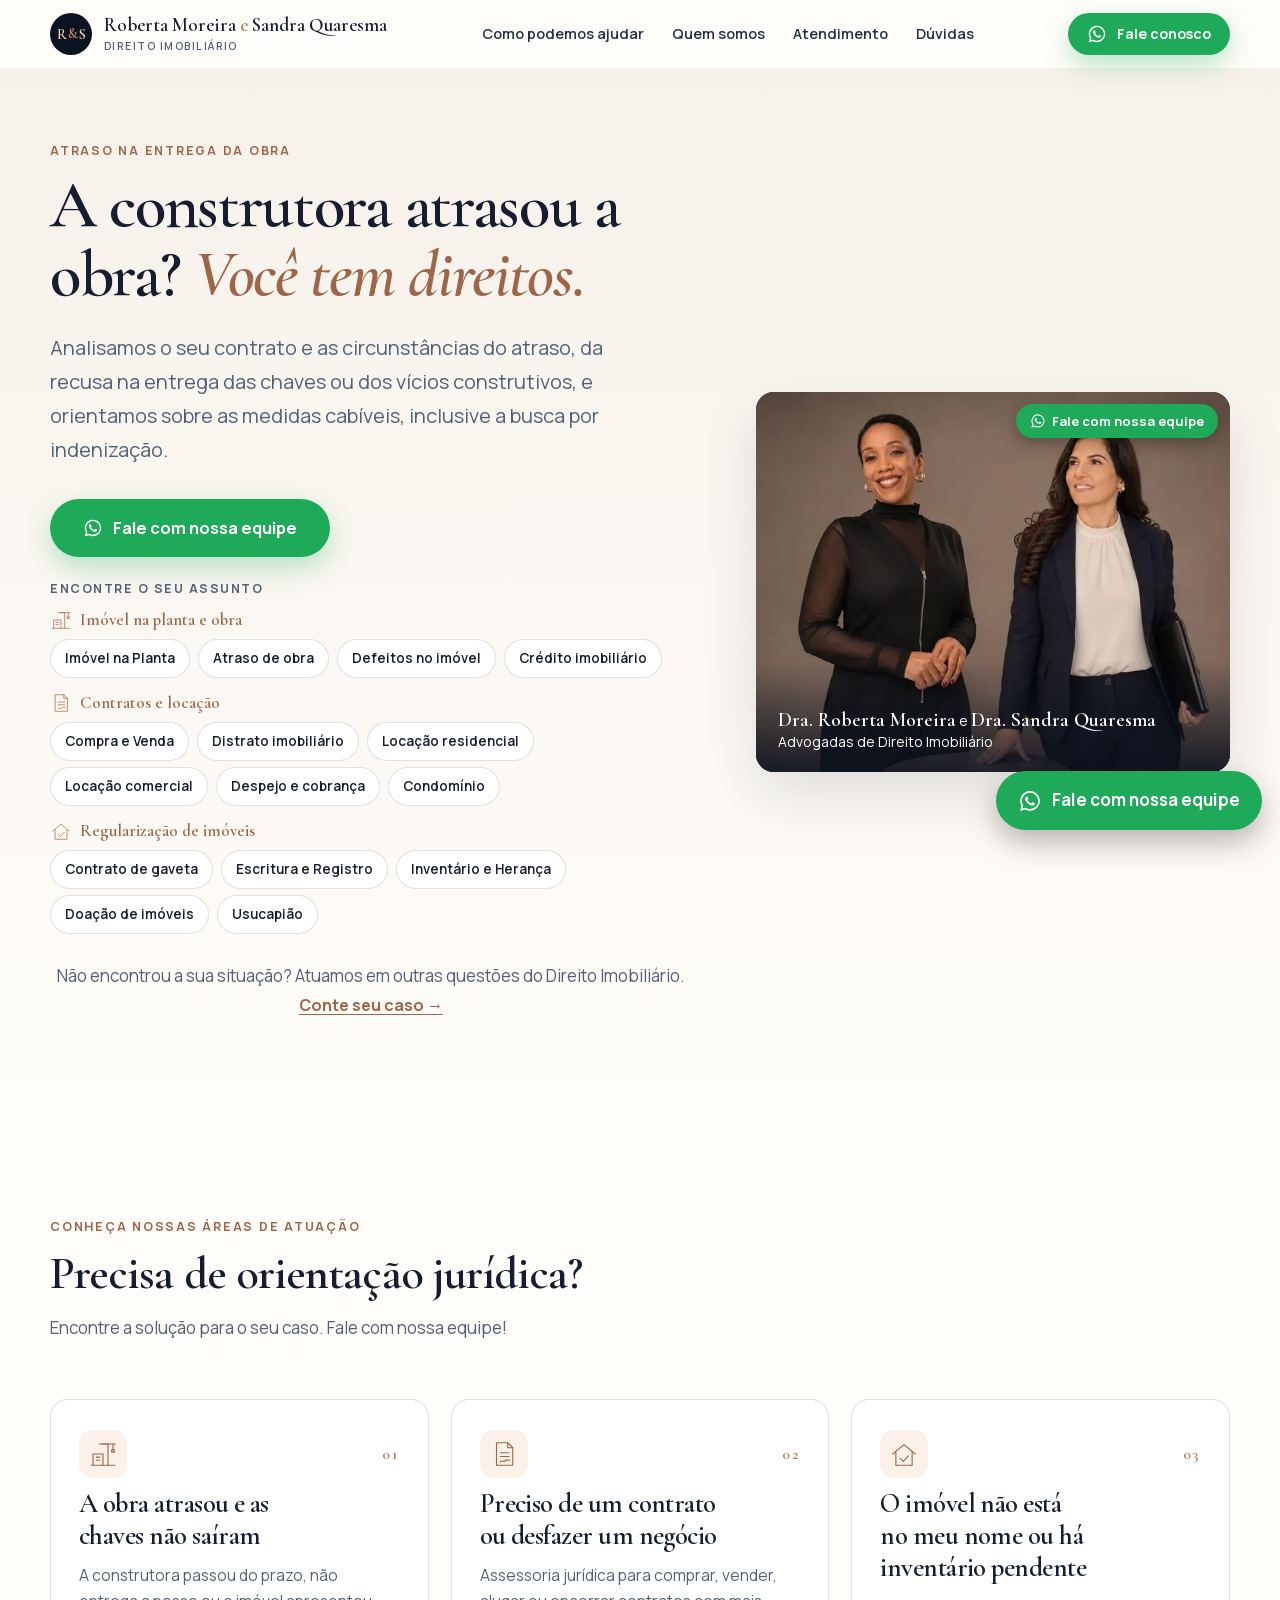
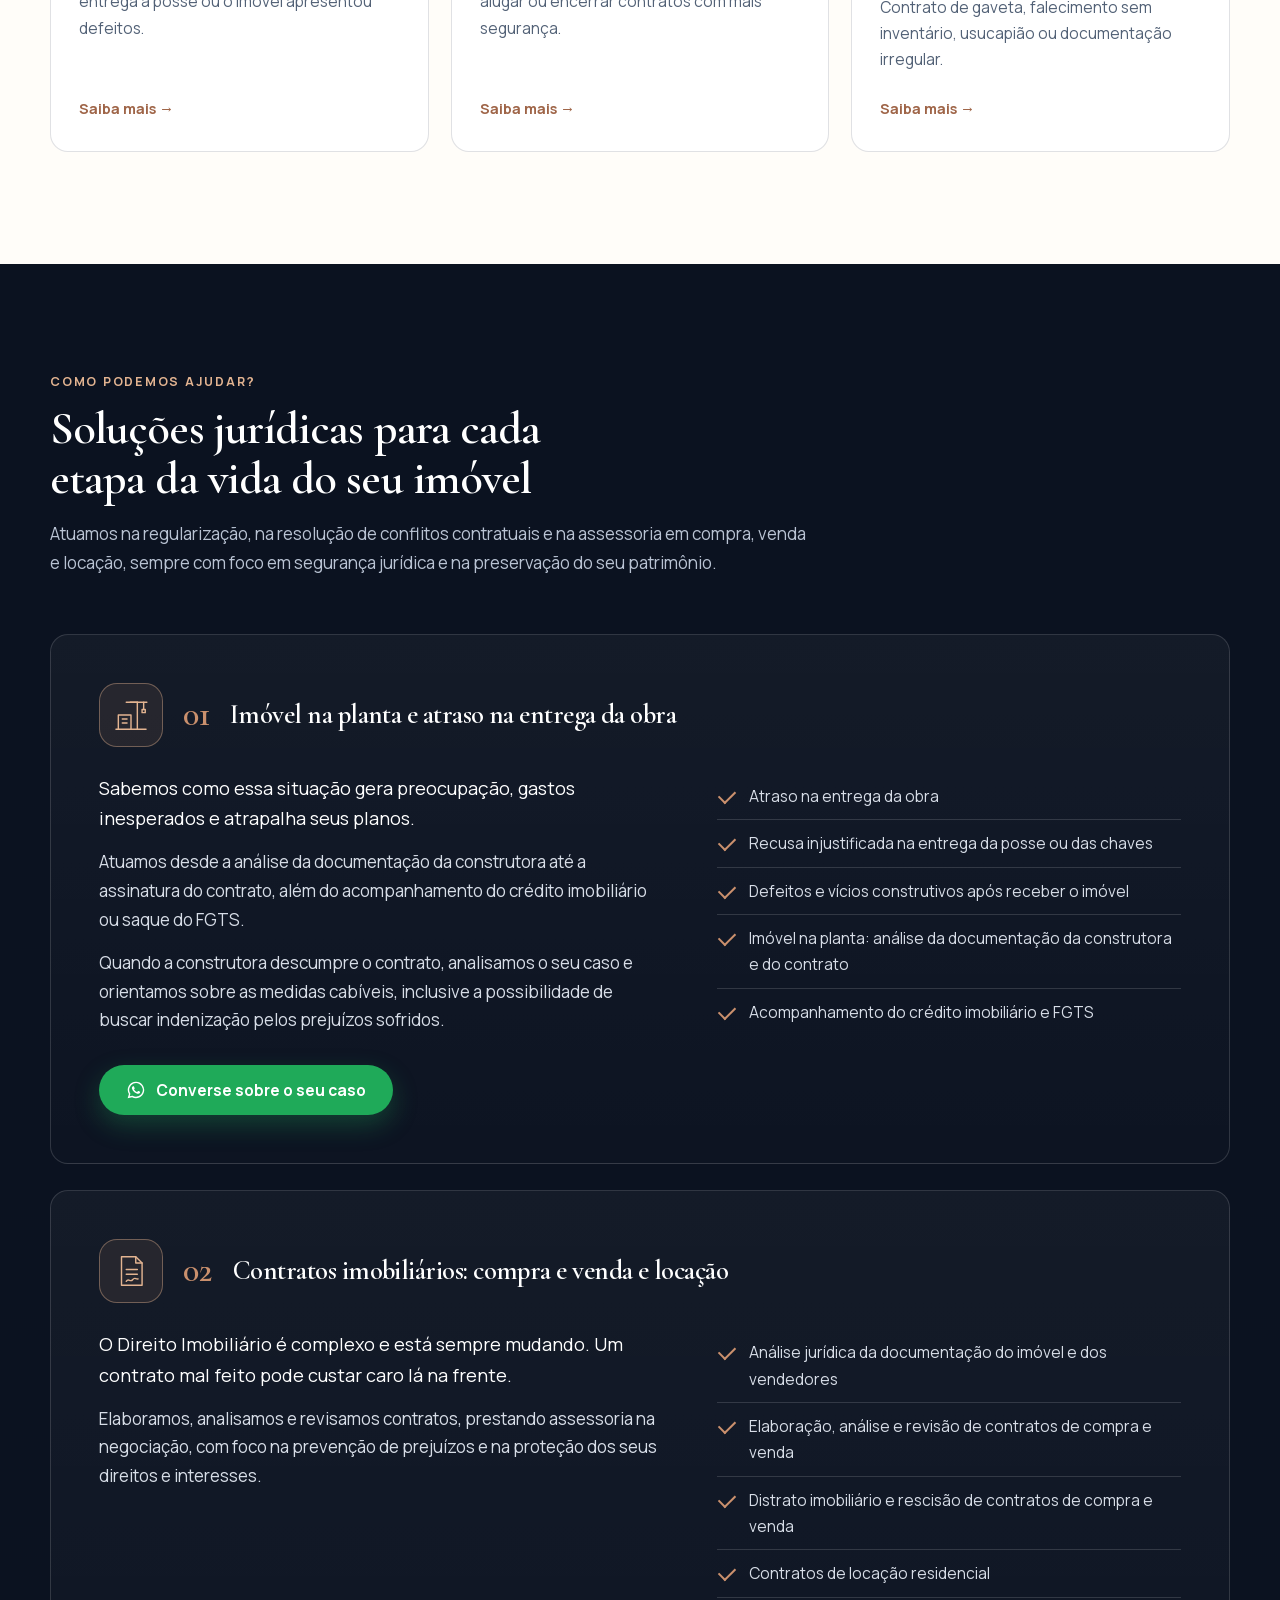
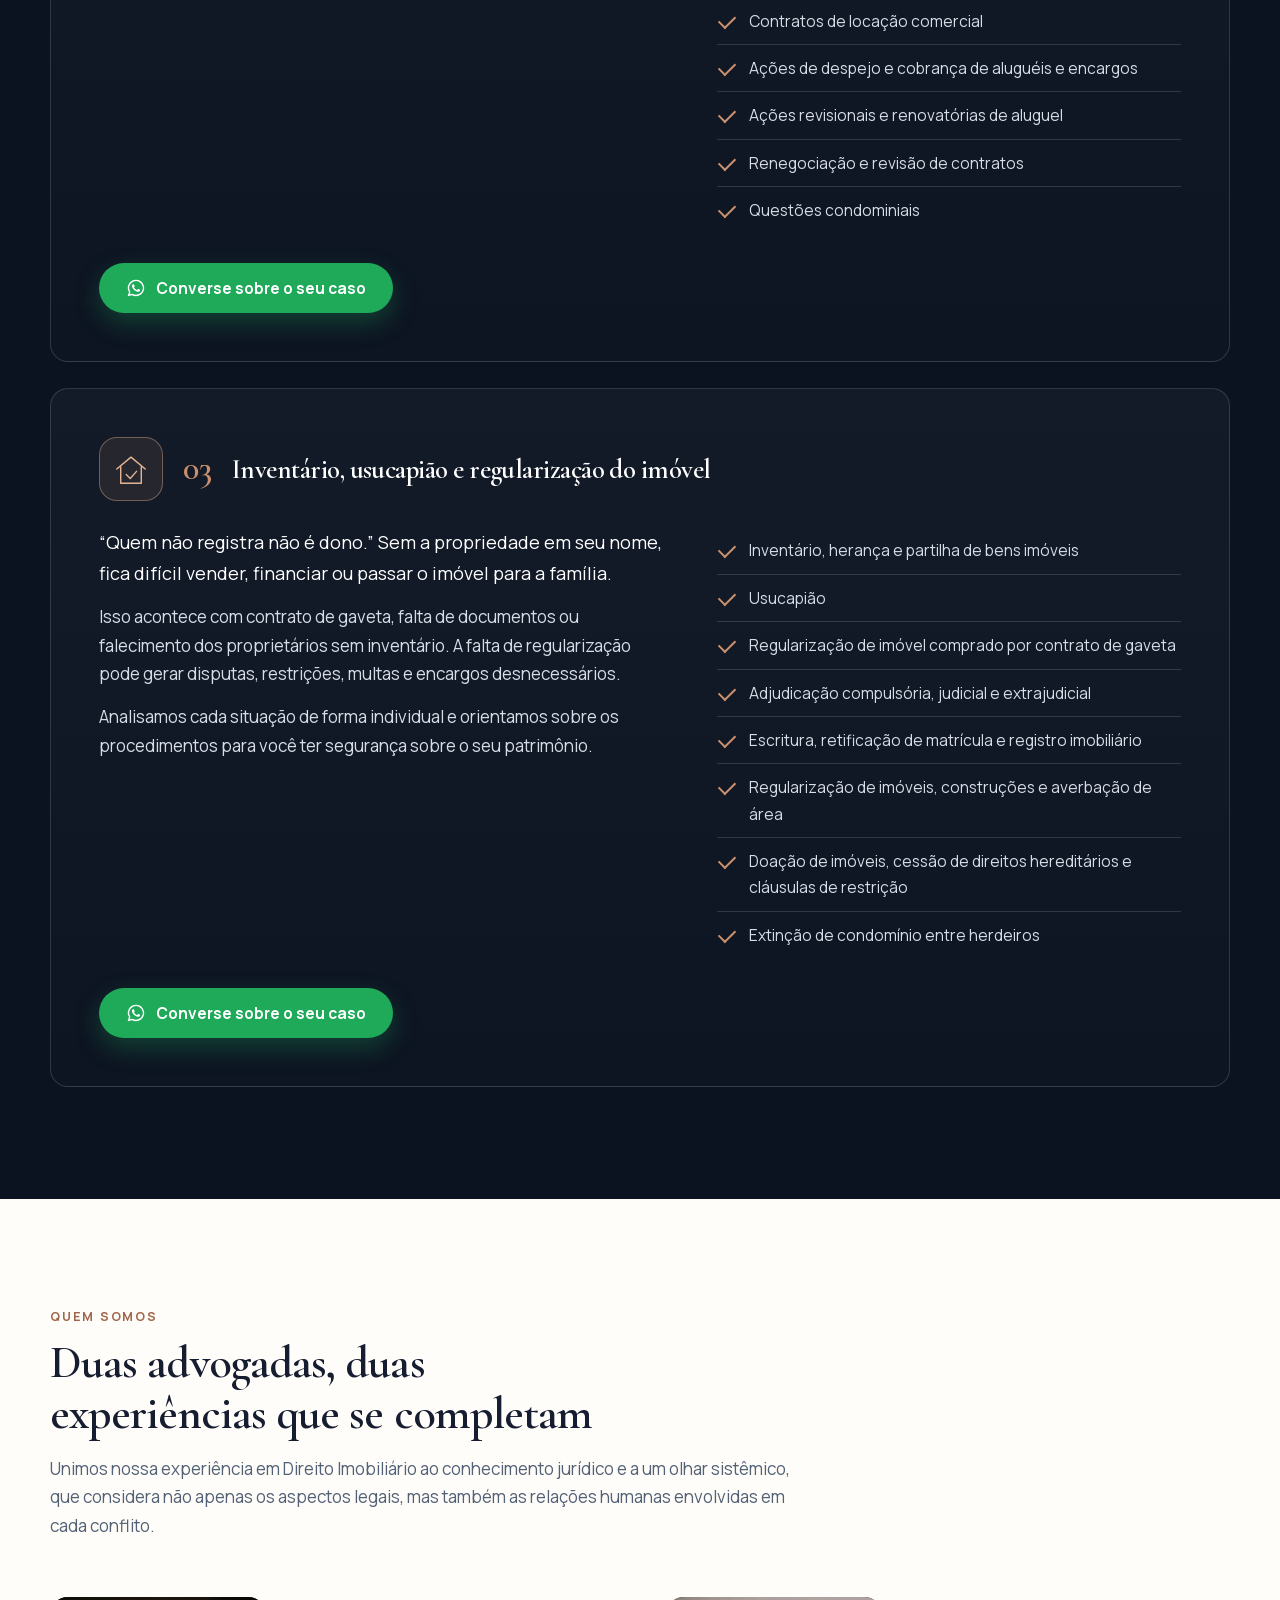
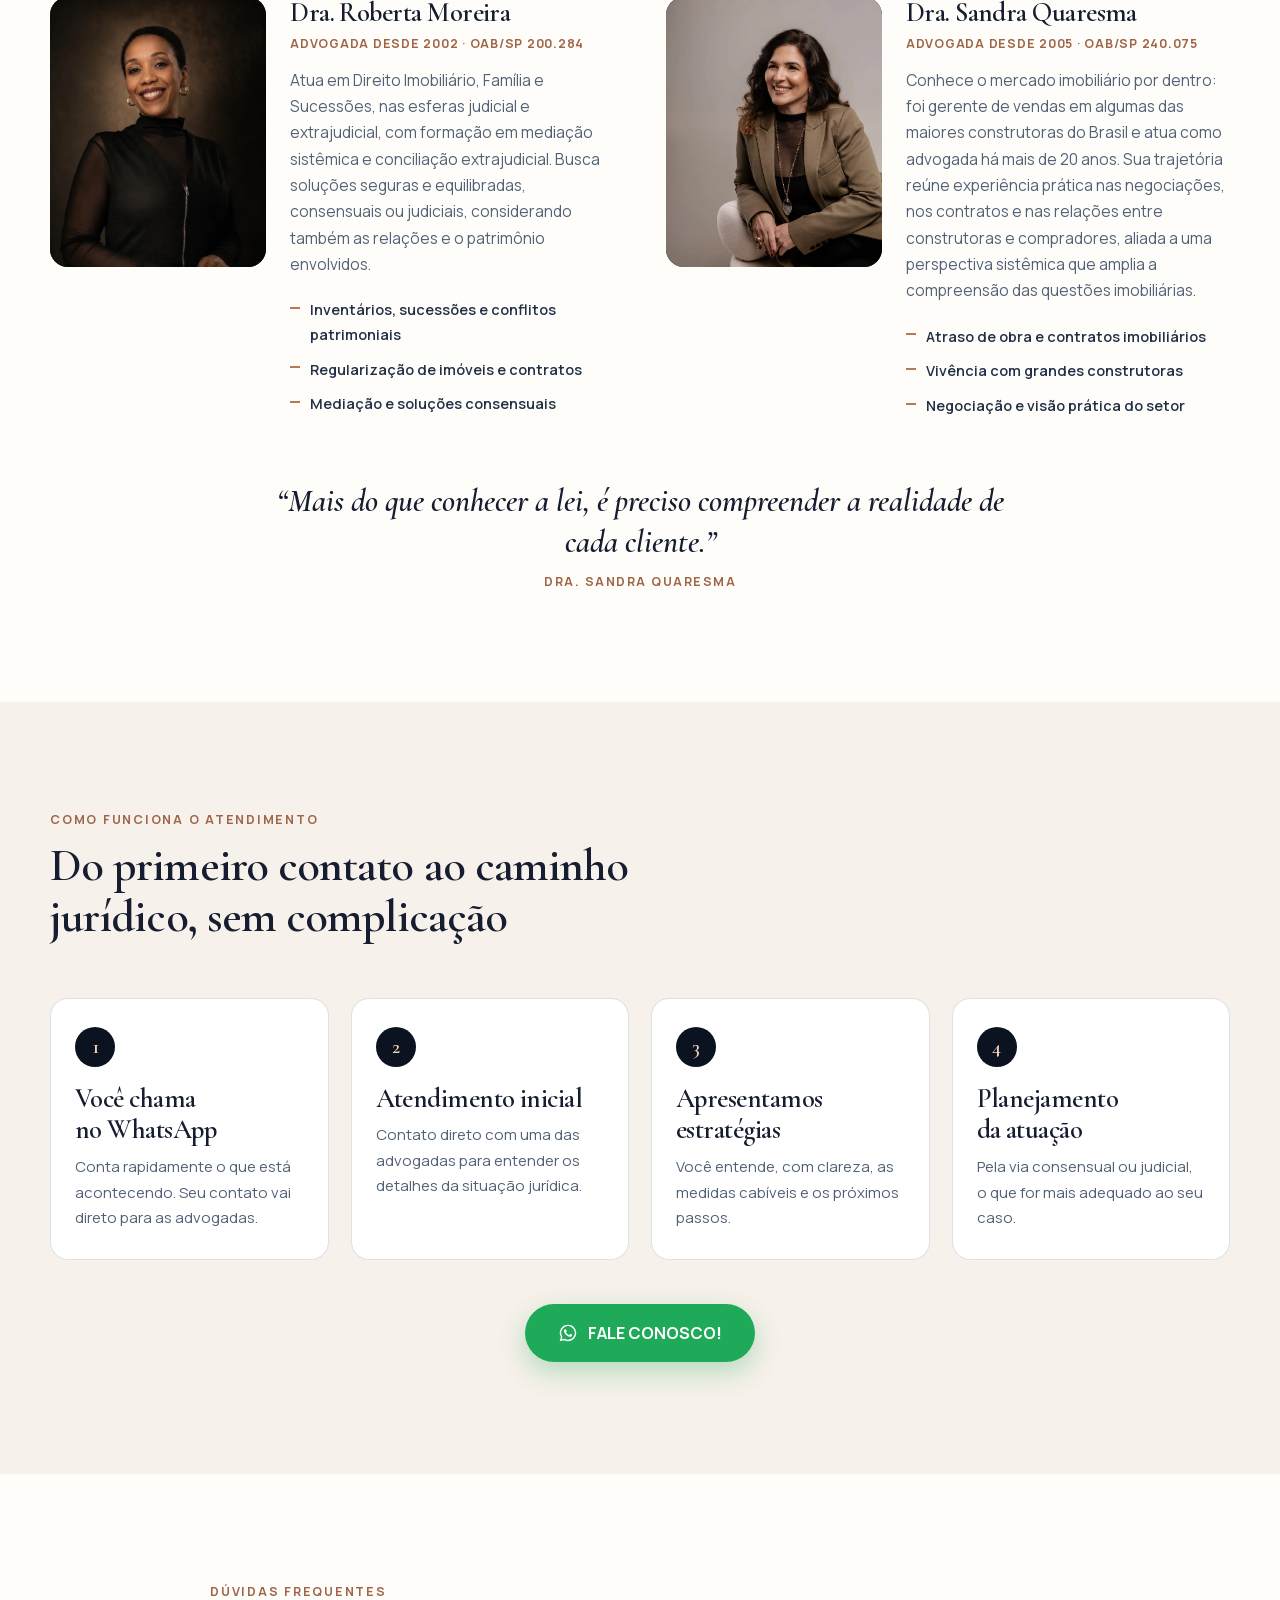
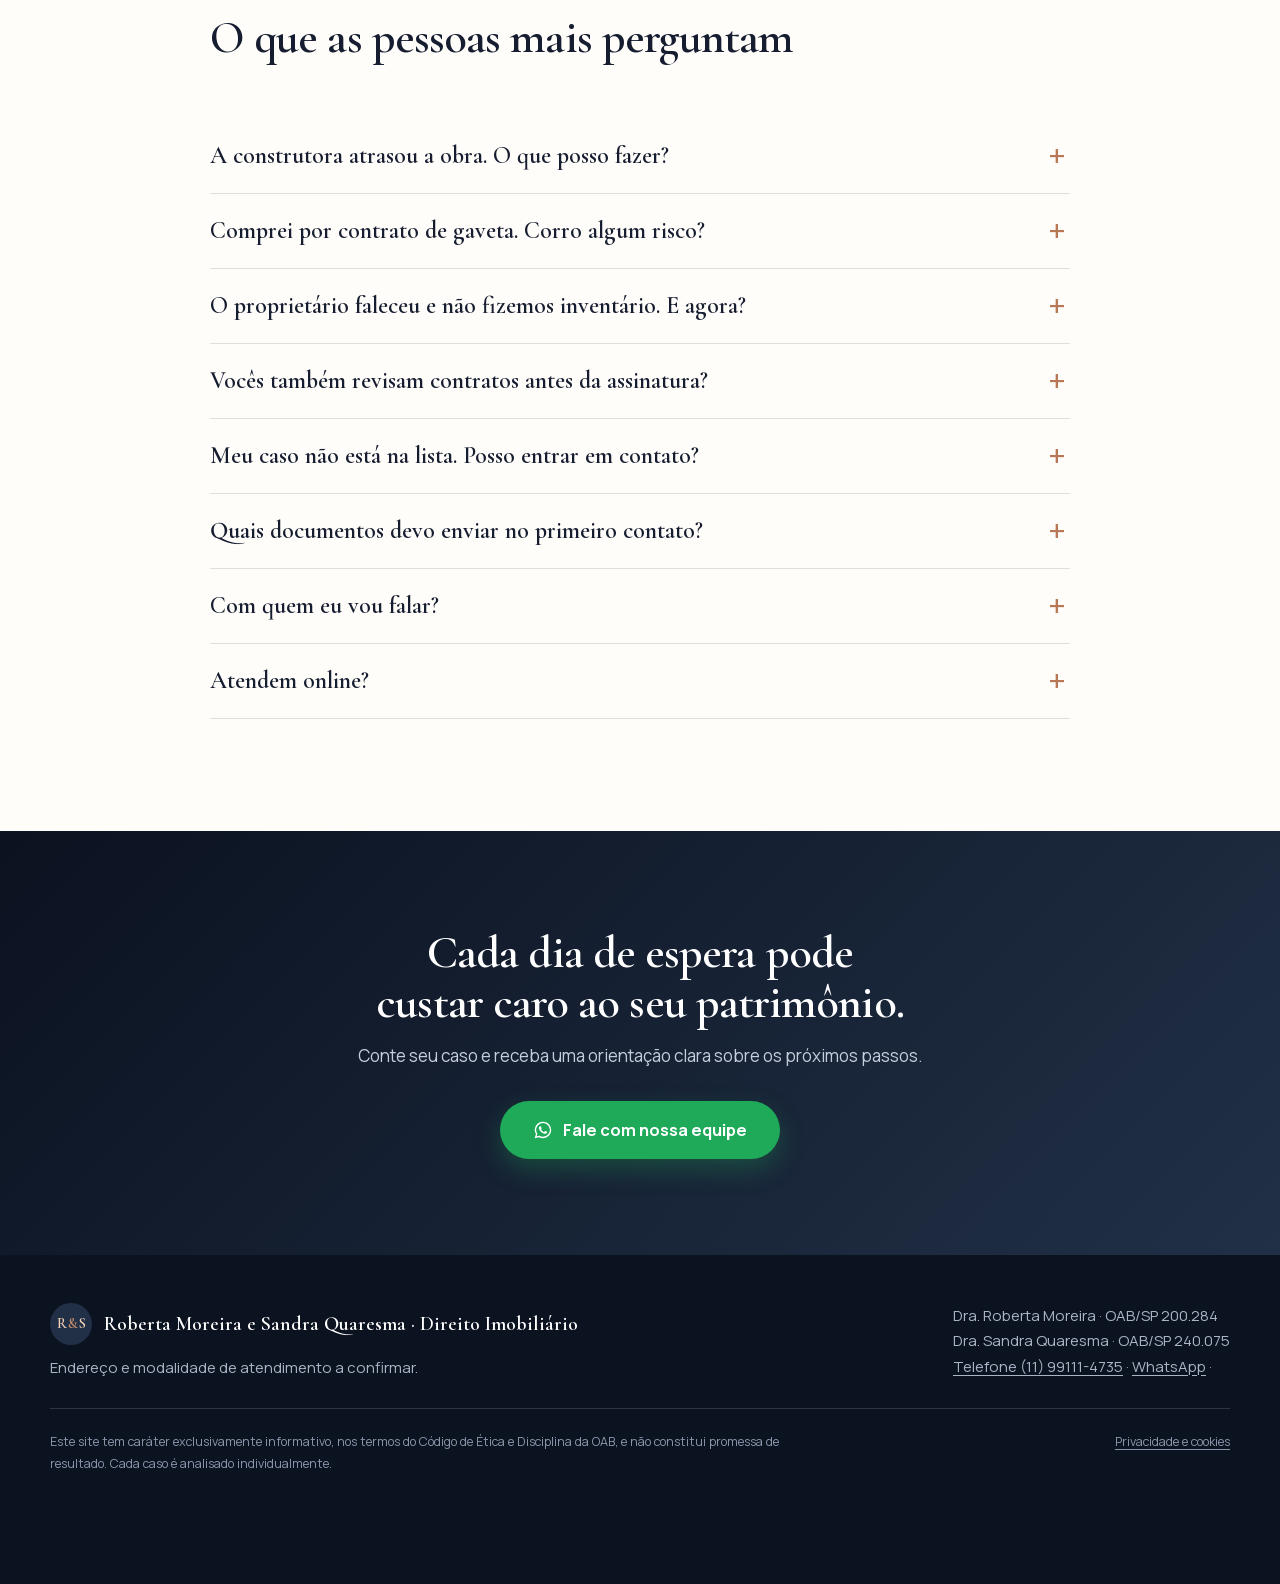
<file: tema-obra.html>
<!doctype html>
<html lang="pt-BR" class="no-js">
<head>
  <meta charset="utf-8">
  <meta name="viewport" content="width=device-width, initial-scale=1, viewport-fit=cover">
  <link rel="preload" as="image" type="image/webp" href="/assets/img/roberta-e-sandra-768.webp" imagesrcset="/assets/img/roberta-e-sandra-768.webp 768w, /assets/img/roberta-e-sandra-1536.webp 1536w" imagesizes="(max-width: 960px) calc(100vw - 40px), 472px" fetchpriority="high">
  <link rel="preload" as="font" type="font/woff2" href="/assets/fonts/cormorant-garamond-normal.woff2" crossorigin>
  <link rel="preload" as="font" type="font/woff2" href="/assets/fonts/cormorant-garamond-italic.woff2" crossorigin>
  <link rel="preload" as="font" type="font/woff2" href="/assets/fonts/manrope.woff2" crossorigin>
  <!-- Google Tag Manager -->
  <!-- LGPD: o GTM (GTM-NZN99WKX) e o Clarity (zeppc6o10v) só carregam DEPOIS do aceite no aviso de cookies (lh_consent = granted).
       Antes disso (ou se a pessoa recusar) nada deles é baixado, nenhum cookie é gravado e nenhum evento sai.
       Consent Mode do Google: tudo "denied" por padrão; o Cadê o Lead chama gtag("consent","update") ao aceitar. -->
  <script>
  window.dataLayer=window.dataLayer||[];function gtag(){dataLayer.push(arguments)}window.gtag=gtag;
  gtag('consent','default',{ad_storage:'denied',analytics_storage:'denied',ad_user_data:'denied',ad_personalization:'denied'});
  (function(){
    function ok(){try{return localStorage.getItem('lh_consent')==='granted'||localStorage.getItem('sr_consent')==='granted'}catch(e){return false}}
    var on=false;
    window.srLiberarRastreio=function(){
      if(on||!ok())return;on=true;
      gtag('consent','update',{ad_storage:'granted',analytics_storage:'granted',ad_user_data:'granted',ad_personalization:'granted'});
      (function(w,d,s,l,i){w[l]=w[l]||[];w[l].push({'gtm.start':
      new Date().getTime(),event:'gtm.js'});var f=d.getElementsByTagName(s)[0],
      j=d.createElement(s),dl=l!='dataLayer'?'&l='+l:'';j.async=true;j.src=
      'https://www.googletagmanager.com/gtm.js?id='+i+dl;f.parentNode.insertBefore(j,f);
      })(window,document,'script','dataLayer','GTM-NZN99WKX');
      (function(c,l,a,r,i,t,y){
          c[a]=c[a]||function(){(c[a].q=c[a].q||[]).push(arguments)};
          t=l.createElement(r);t.async=1;t.src="https://www.clarity.ms/tag/"+i;
          y=l.getElementsByTagName(r)[0];y.parentNode.insertBefore(t,y);
      })(window, document, "clarity", "script", "zeppc6o10v");
      try{window.clarity('consentv2',{ad_Storage:'granted',analytics_Storage:'granted'})}catch(e){}
    };
    window.srLiberarRastreio();
    // aceite no aviso do Cadê o Lead: libera na hora, sem recarregar a página
    function rever(){if(on)return;setTimeout(window.srLiberarRastreio,150);setTimeout(window.srLiberarRastreio,900);setTimeout(window.srLiberarRastreio,2500)}
    document.addEventListener('click',rever,true);document.addEventListener('keydown',function(e){if(e.key==='Enter'||e.key===' ')rever()},true);
  })();
  </script>
  <!-- End Google Tag Manager -->
  <!-- Microsoft Clarity -->
  <!-- (carregado pelo bloco acima, só depois do aceite) -->
  <!-- End Microsoft Clarity -->
  <!-- Cadê o Lead -->
  <script src="https://cadeolead.com.br/tracker.js" data-key="pk_4b12a4bc3ca8487f8f5b4b126a5390c2" data-consent="banner" async></script>
  <!-- End Cadê o Lead -->
  <meta name="theme-color" content="#0b1220">
  <title>Atraso na entrega da obra | Roberta Moreira e Sandra Quaresma</title>
  <meta name="description" content="Analisamos o seu contrato e as circunstâncias do atraso, da recusa na entrega das chaves ou dos vícios construtivos, e orientamos sobre as medidas cabíveis, inclusive a busca por indenização.">
  <meta property="og:title" content="Atraso na entrega da obra | Roberta Moreira e Sandra Quaresma">
  <meta property="og:description" content="Problema com seu imóvel? Analisamos seu caso e orientamos o melhor caminho.">
  <meta property="og:type" content="website">
  <meta property="og:locale" content="pt_BR">
  <meta name="robots" content="noindex"><!-- remover quando a página for ao ar no domínio definitivo -->
  <script>try{if(localStorage.getItem("lh_consent")===null)document.documentElement.classList.add("pede-cookies")}catch(e){document.documentElement.classList.add("pede-cookies")}</script>
  <style>@font-face{font-family:"Cormorant Garamond";font-style:normal;font-weight:500 700;font-display:swap;src:url(/assets/fonts/cormorant-garamond-normal.woff2) format("woff2")}@font-face{font-family:"Cormorant Garamond";font-style:italic;font-weight:500 700;font-display:swap;src:url(/assets/fonts/cormorant-garamond-italic.woff2) format("woff2")}@font-face{font-family:"Manrope";font-style:normal;font-weight:400 700;font-display:swap;src:url(/assets/fonts/manrope.woff2) format("woff2")}@font-face{font-family:"CG Georgia";font-style:normal;font-weight:500 700;src:local("Georgia Bold"),local("Georgia-Bold");size-adjust:79.5%}@font-face{font-family:"CG Georgia";font-style:italic;font-weight:500 700;src:local("Georgia Bold Italic"),local("Georgia-BoldItalic");size-adjust:71.2%}@font-face{font-family:"CG Noto";font-style:normal;font-weight:500 700;src:local("Noto Serif Bold"),local("NotoSerif-Bold");size-adjust:79.0%}@font-face{font-family:"CG Noto";font-style:italic;font-weight:500 700;src:local("Noto Serif Bold Italic"),local("NotoSerif-BoldItalic");size-adjust:71.1%}@font-face{font-family:"CG Times";font-style:normal;font-weight:500 700;src:local("Times New Roman Bold"),local("TimesNewRomanPS-BoldMT"),local("Liberation Serif Bold"),local("LiberationSerif-Bold");size-adjust:91.5%}@font-face{font-family:"CG Times";font-style:italic;font-weight:500 700;src:local("Times New Roman Bold Italic"),local("TimesNewRomanPS-BoldItalicMT"),local("Liberation Serif Bold Italic"),local("LiberationSerif-BoldItalic");size-adjust:86.1%}@font-face{font-family:"MR Arial";font-style:normal;font-weight:400 500;src:local("Arial"),local("ArialMT"),local("Helvetica"),local("Liberation Sans"),local("LiberationSans"),local("Arimo");size-adjust:103.25%}@font-face{font-family:"MR Arial";font-style:normal;font-weight:600 700;src:local("Arial Bold"),local("Arial-BoldMT"),local("Helvetica Bold"),local("Helvetica-Bold"),local("Liberation Sans Bold"),local("LiberationSans-Bold"),local("Arimo Bold");size-adjust:100.7%}@font-face{font-family:"MR Roboto";font-style:normal;font-weight:400 500;src:local("Roboto"),local("Roboto-Regular");size-adjust:102.5%}@font-face{font-family:"MR Roboto";font-style:normal;font-weight:600 700;src:local("Roboto Bold"),local("Roboto-Bold");size-adjust:106.6%}:root{--serif:"Cormorant Garamond","CG Georgia","CG Noto","CG Times",Georgia,serif;--sans:Manrope,"MR Arial","MR Roboto",Arial,sans-serif;--navy-950:#0b1220;--navy-900:#161d30;--navy-800:#213047;--navy-700:#324862;--copper-700:#9f6548;--copper-600:#b97855;--copper-500:#ca906d;--copper-300:#e3b491;--champagne:#f1d2b4;--ivory:#f6f1ea;--paper:#fffdf9;--graphite:#252d38;--slate:#526176;--line:rgba(22,29,48,.13);--line-d:rgba(255,255,255,.14);--wa:#1faa59;--wa-d:#168a47;--shell:min(1180px,calc(100vw - 40px));--r:18px;--shadow:0 22px 55px rgba(20,28,44,.12)}*{box-sizing:border-box}[hidden]{display:none!important}html{scroll-behavior:smooth;scroll-padding-top:80px}body{margin:0;background:var(--paper);color:var(--graphite);font:400 17px/1.7 var(--sans);-webkit-font-smoothing:antialiased}h1,h2,h3,p,ul,ol,figure{margin:0}ul,ol{padding:0;list-style:none}h1,h2,h3{font-family:var(--serif);color:var(--navy-900);font-weight:600;letter-spacing:-.02em;text-wrap:balance}h1{font-size:clamp(40px,5.6vw,66px);line-height:1.04}h1 em{color:var(--copper-700);font-style:italic}h2{font-size:clamp(32px,4vw,46px);line-height:1.1}h3{font-size:clamp(22px,2.2vw,27px);line-height:1.18}a{color:inherit;text-decoration:none}img{max-width:100%;display:block}:focus-visible{outline:3px solid var(--copper-300);outline-offset:3px}.shell{width:var(--shell);margin-inline:auto}.eyebrow{font:700 12.5px/1 var(--sans);letter-spacing:.14em;text-transform:uppercase;color:var(--copper-700);margin-bottom:14px}.section--dark .eyebrow,.sec-head--light .eyebrow{color:var(--copper-300)}.sec-head p:not(.eyebrow){margin-top:16px;color:var(--slate)}.sec-head--light p:not(.eyebrow){color:#b9c3d3}.ico{width:20px;height:20px;flex:none}.btn{display:inline-flex;align-items:center;justify-content:center;gap:10px;padding:14px 26px;border-radius:999px;border:1.5px solid transparent;font:700 15.5px/1.2 var(--sans);cursor:pointer;transition:transform .15s,background .15s,box-shadow .15s;text-align:center}.btn:hover{transform:translateY(-2px)}.btn--wa{background:var(--wa);color:#fff;box-shadow:0 10px 26px rgba(31,170,89,.3)}.btn--wa:hover{background:var(--wa-d)}.btn--copper{background:var(--copper-600);color:#fff}.btn--copper:hover{background:var(--copper-700)}.btn--ghost{border-color:var(--navy-900);color:var(--navy-900)}.btn--ghost:hover{background:var(--navy-900);color:#fff}.btn--ghost-light{border-color:var(--line-d);color:#fff;background:transparent}.btn--ghost-light:hover{background:rgba(255,255,255,.08)}.btn--lg{padding:18px 32px;font-size:16.5px}.btn--sm{padding:10px 18px;font-size:14px;white-space:nowrap}.topbar{position:sticky;top:0;z-index:50;background:rgba(255,253,249,.92);backdrop-filter:blur(10px);transition:box-shadow .2s}.topbar.is-scrolled{box-shadow:0 1px 0 var(--line)}.topbar__in{display:flex;align-items:center;justify-content:space-between;gap:20px;min-height:68px}.brand{display:flex;align-items:center;gap:12px}.brand__mark{white-space:nowrap;display:inline-flex;align-items:center;justify-content:center;flex:none;width:42px;height:42px;border-radius:50%;background:var(--navy-950);color:var(--champagne);font:600 15px/1 var(--serif);letter-spacing:0}.brand__mark i{font-style:normal;color:var(--copper-500);margin:0 1px;font-size:14px}.brand__txt{font:600 20px/1.1 var(--serif);color:var(--navy-900)}.brand__txt i{font-style:normal;color:var(--copper-600)}.brand__txt small{display:block;font:600 10.5px/1.4 var(--sans);letter-spacing:.14em;text-transform:uppercase;color:var(--slate);margin-top:3px}.nav{display:flex;gap:28px;font-weight:600;font-size:14.5px;color:var(--navy-800)}.nav a:hover{color:var(--copper-700)}.hero{background:linear-gradient(180deg,var(--ivory),var(--paper));padding-block:clamp(40px,6vw,84px) clamp(56px,7vw,96px)}.hero__in{display:grid;grid-template-columns:1.15fr .85fr;gap:clamp(32px,5vw,72px);align-items:center}.lead{font-size:clamp(17px,1.6vw,20px);color:var(--slate);margin:22px 0 32px;max-width:560px}.hero__cta{display:flex;flex-wrap:wrap;gap:14px}.photo{position:relative;overflow:hidden;border-radius:var(--r);background:var(--navy-900);box-shadow:var(--shadow);width:100%}.photo img{position:absolute;inset:0;width:100%;height:100%;object-fit:cover}.photo__ph{position:absolute;inset:0;display:flex;flex-direction:column;align-items:center;justify-content:center;gap:8px;text-align:center;padding:20px;color:var(--champagne);background:repeating-linear-gradient(135deg,rgba(255,255,255,.04) 0 14px,transparent 14px 28px),linear-gradient(160deg,var(--navy-800),var(--navy-950));border:1.5px dashed rgba(241,210,180,.45);border-radius:var(--r)}.photo__ph span{font:600 22px/1.2 var(--serif)}.photo__ph small{font-size:12px;color:#9fb0c6;line-height:1.5}.photo.has-img .photo__ph{display:none}.photo figcaption{position:absolute;left:0;right:0;bottom:0;padding:48px 22px 20px;color:#fff;font-size:14px;line-height:1.4;background:linear-gradient(0deg,rgba(11,18,32,.86),transparent)}.photo figcaption b{font:600 20px var(--serif)}.person .photo{box-shadow:none}.opt input:focus-visible+span{outline:3px solid var(--copper-300)}.quiz__nav .btn--ghost-light{color:var(--navy-800);border-color:var(--line)}.quiz__nav .btn:last-child{margin-left:auto}.brand--foot{color:#fff;font:600 20px var(--serif);margin-bottom:10px}.brand--foot .brand__mark{background:var(--navy-800)}.fab{position:fixed;right:18px;bottom:18px;z-index:60;display:flex;align-items:center;gap:10px;padding:15px 22px;border-radius:999px;background:var(--wa);color:#fff;font-weight:700;box-shadow:0 12px 30px rgba(0,0,0,.28);transition:transform .15s}.fab:hover{transform:translateY(-3px);background:var(--wa-d)}.fab .ico{width:24px;height:24px}@media (max-width:960px){.nav{display:none}.hero__in,.pillar__body,.people,.quiz-wrap{grid-template-columns:minmax(0,1fr)}.hero__photo{max-width:420px;margin-inline:auto;order:-1}}@media (max-width:620px){body{font-size:16px}.hero__cta .btn{width:100%}.person .photo{max-width:300px}.pillar .btn{width:100%}.brand__txt small{display:none}.fab span{display:none}.fab{padding:15px}}@media (prefers-reduced-motion:reduce){*{transition:none!important;scroll-behavior:auto!important}}.topics{margin-top:30px}.topics p{font:700 12.5px/1 var(--sans);letter-spacing:.12em;text-transform:uppercase;color:var(--slate);margin-bottom:12px}.topics ul{display:flex;flex-wrap:wrap;gap:8px}.topics a{display:inline-block;padding:9px 16px;border:1.5px solid var(--line);border-radius:999px;background:#fff;font-weight:700;font-size:14px;color:var(--navy-900);transition:.15s}.topics a:hover{border-color:var(--copper-600);color:var(--copper-700);transform:translateY(-1px)}.situ__other{margin-top:28px;text-align:center;color:var(--slate)}.linkbtn{background:none;border:0;padding:0;font:700 16px var(--sans);color:var(--copper-700);cursor:pointer;text-decoration:underline;text-underline-offset:3px}.hero__photo.is-duo{display:grid;grid-template-columns:1fr 1fr}.hero__photo.is-duo img{position:static;height:100%}.hero__photo.is-duo figcaption{grid-column:1/-1;position:absolute}.leadmodal{width:min(460px,calc(100vw - 28px));max-height:calc(100dvh - 28px);overflow:auto;border:0;border-radius:var(--r);padding:clamp(22px,4vw,34px);background:var(--paper);color:var(--graphite);box-shadow:0 40px 90px rgba(0,0,0,.45)}.leadmodal::backdrop{background:rgba(11,18,32,.72);backdrop-filter:blur(3px)}.leadmodal h2{font-size:clamp(28px,5vw,34px);margin-bottom:6px}.lead__sub{color:var(--slate);font-size:15px;margin-bottom:20px}.lead__x{position:absolute;right:12px;top:8px;width:40px;height:40px;border:0;background:none;font-size:30px;line-height:1;color:var(--slate);cursor:pointer}.leadmodal .field{margin-bottom:14px}.lead__err{color:#b3261e;font-weight:600;font-size:14.5px;margin-bottom:10px}.lead__go{width:100%}@media (max-width:960px){.hero__photo{aspect-ratio:5/4!important;max-width:520px}.hero__photo img{object-position:center 20%}}.topics{margin-top:26px;display:grid;gap:14px}.topics__title{margin:0!important}.topics__g{display:grid;gap:8px}.topics__g>span{font:600 17px/1.2 var(--serif);color:var(--copper-700)}.topics__g ul{display:flex;flex-wrap:wrap;gap:6px 8px}.topics a{padding:7px 14px;font-size:13.5px;font-weight:600}.brand__txt{font-size:19px}.brand__txt small{white-space:nowrap}@media (max-width:620px){.topbar .btn--wa{display:none}.brand__txt{font-size:17px;line-height:1.15}}.tico{width:44px;height:44px;flex:none;color:var(--copper-600)}.tico--sm{width:22px;height:22px;margin-right:8px;vertical-align:-5px}.topics__g>span{display:flex;align-items:center}.situ__top .tico{width:48px;height:48px;padding:9px;border-radius:14px;background:#fbf1e8;color:var(--copper-700)}.pillar__ico .tico{width:38px;height:38px;color:var(--copper-300)}@media (max-width:620px){.pillar__ico .tico{width:30px;height:30px}}.person .photo img{object-position:center 12%}.hero__photo.is-duo{display:grid;grid-template-columns:1fr 1fr;gap:3px;background:var(--navy-950)}.hero__photo.is-duo img{position:static;display:block;width:100%;height:100%;min-width:0;object-fit:cover;object-position:center 15%}.hero__photo.is-duo figcaption{position:absolute;left:0;right:0;bottom:0}.hero__photo{aspect-ratio:5/4}.fab{bottom:calc(18px + var(--cookie-h,0px))}.hero__photo[data-wa]{cursor:pointer}.hero__photo[data-wa]:focus-visible{outline:3px solid var(--copper-300);outline-offset:3px}.photo__tap{position:absolute;top:12px;right:12px;z-index:2;display:inline-flex;align-items:center;gap:6px;padding:9px 14px;border-radius:999px;background:var(--wa);color:#fff;font:700 13px/1 var(--sans);box-shadow:0 6px 16px rgba(0,0,0,.28)}.photo__tap .ico{width:16px;height:16px}[data-leadhub-consent]{left:0!important;right:0!important;bottom:0!important;width:100%!important;max-width:none!important;margin:0!important;border-radius:0!important;padding:8px 14px!important;display:flex!important;align-items:center!important;gap:12px!important;box-shadow:0 -4px 16px rgba(0,0,0,.22)!important;font:12px/1.3 system-ui,-apple-system,"Segoe UI",Roboto,sans-serif!important}[data-leadhub-consent] p{margin:0!important;flex:1 1 auto!important;min-width:0!important}[data-leadhub-consent] div{flex:0 0 auto!important;display:flex!important;gap:8px!important}[data-leadhub-consent] button{flex:none!important;min-height:36px!important;padding:0 14px!important;border-radius:8px!important;font:600 13px system-ui,sans-serif!important;white-space:nowrap!important}@media (max-width:960px){.hero{padding-block:18px 40px}.hero__in{display:flex;flex-direction:column;align-items:stretch;gap:0}.hero__copy{display:contents}.hero .eyebrow{order:1;margin-bottom:10px}.hero h1{order:2}.hero .lead{order:3;margin:14px 0 20px}.hero__cta{order:4}.hero__photo{order:5;margin:28px auto 0;width:100%}.topics{order:6;width:100%}.situ__other--hero{order:7}}@media (max-width:620px){.hero h1{font-size:34px;line-height:1.08}.hero .lead{font-size:16px;line-height:1.55}.hero__cta .btn{padding:14px 18px;min-height:56px}.fab{left:0;right:0;bottom:var(--cookie-h,0px);width:100%;min-height:56px;justify-content:center;padding:12px 16px;border-radius:0;font-size:16px;box-shadow:0 -6px 20px rgba(0,0,0,.18)}.fab span{display:inline}[data-leadhub-consent]{font-size:11px!important;line-height:1.25!important;padding:7px 10px!important;gap:8px!important}[data-leadhub-consent] div{flex-direction:column!important;gap:5px!important}[data-leadhub-consent] button{min-height:30px!important;padding:0 10px!important;font-size:12px!important}}@media (max-width:620px){.fab{padding-bottom:calc(12px + var(--fab-safe,0px));min-height:calc(56px + var(--fab-safe,0px))}[data-leadhub-consent]{padding-bottom:calc(7px + env(safe-area-inset-bottom,0px))!important}}@media (max-width:620px){.hero__photo{aspect-ratio:21/9!important;margin-top:20px}.hero__photo img{object-position:center 24%}.hero__photo figcaption{padding:26px 14px 9px;font-size:13px;line-height:1.25}.hero__photo figcaption b{font-size:15px;font-weight:600}.cap__sub{display:none}.photo__tap{top:9px;right:9px;padding:8px;gap:0;font-size:0}.photo__tap .ico{width:20px;height:20px}}@media (max-width:400px){.hero{padding-top:12px}.hero .eyebrow{margin-bottom:6px}.hero h1{font-size:31px}.hero .lead{font-size:15px;line-height:1.5;margin:10px 0 16px}.hero__cta .btn{min-height:52px;padding:12px 16px}.hero__photo{aspect-ratio:5/2!important;margin-top:14px}}html.pede-cookies{--cookie-h:52px}html:not(.pede-cookies){--fab-safe:env(safe-area-inset-bottom,0px)}@media (max-width:620px){html.pede-cookies{--cookie-h:83px}}@media (max-width:375px){html.pede-cookies{--cookie-h:97px}}@media (max-width:620px){body:not([data-tema]) .hero h1{text-wrap:balance;max-width:21ch}}html{scroll-padding-bottom:calc(74px + var(--cookie-h,0px) + env(safe-area-inset-bottom,0px))}body:not([data-tema]) .situ__card{cursor:pointer}.lead__go[disabled]{opacity:.8;cursor:progress}.lead__fallback{margin:12px 0 0;text-align:center;font-size:14.5px}.lead__fallback a{color:var(--copper-700);font-weight:700;text-decoration:underline;text-underline-offset:3px}</style>
  <link rel="stylesheet" href="/assets/styles.min.css" media="print" onload="this.media='all';this.onload=null">
  <noscript><link rel="stylesheet" href="/assets/styles.min.css"></noscript>
  <script>document.documentElement.classList.remove("no-js");</script>
</head>
<body data-tema="obra" data-static>
<!-- Google Tag Manager (noscript) -->
<!-- LGPD: sem JavaScript não há aviso de cookies nem consentimento, então o GTM não é carregado aqui -->
<!-- End Google Tag Manager (noscript) -->

<!-- ============ TOPO ============ -->
<header class="topbar" id="topo">
  <div class="shell topbar__in">
    <a class="brand" href="#topo" aria-label="Roberta Moreira e Sandra Quaresma, início">
      <span class="brand__mark">R<i>&amp;</i>S</span>
      <span class="brand__txt">Roberta Moreira <i>e</i> Sandra Quaresma<small>Direito Imobiliário</small></span>
    </a>
    <nav class="nav" aria-label="Principal">
      <a href="#areas">Como podemos ajudar</a>
      <a href="#sobre">Quem somos</a>
      <a href="#atendimento">Atendimento</a>
      <a href="#faq">Dúvidas</a>
    </nav>
    <a class="btn btn--sm btn--wa" href="#" data-wa="topo">
      <svg class="ico" viewBox="0 0 24 24" aria-hidden="true"><use href="#i-wa"/></svg> Fale conosco
    </a>
  </div>
</header>

<main>

<!-- ============ HERO ============ -->
<section class="hero">
  <div class="shell hero__in">
    <div class="hero__copy">
      <p class="eyebrow">Atraso na entrega da obra</p>
      <h1>A construtora atrasou a obra? <em>Você tem direitos.</em></h1>
      <p class="lead">Analisamos o seu contrato e as circunstâncias do atraso, da recusa na entrega das chaves ou dos vícios construtivos, e orientamos sobre as medidas cabíveis, inclusive a busca por indenização.</p>
      <div class="hero__cta">
        <a class="btn btn--wa btn--lg" href="#" data-wa="hero">
          <svg class="ico" viewBox="0 0 24 24" aria-hidden="true"><use href="#i-wa"/></svg> Fale com nossa equipe
        </a>
      </div>
      <nav class="topics" aria-label="Encontre o seu assunto">
        <p class="topics__title">Encontre o seu assunto</p>
        <div class="topics__g"><span><svg class="tico tico--sm" viewBox="0 0 48 48" aria-hidden="true"><use href="#i-obra"/></svg>Imóvel na planta e obra</span><ul>
          <li><a href="#obra" data-item="t-planta">Imóvel na Planta</a></li>
          <li><a href="#obra" data-item="t-atraso">Atraso de obra</a></li>
          <li><a href="#obra" data-item="t-defeitos">Defeitos no imóvel</a></li>
          <li><a href="#obra" data-item="t-financiamento">Crédito imobiliário</a></li>
        </ul></div>
        <div class="topics__g"><span><svg class="tico tico--sm" viewBox="0 0 48 48" aria-hidden="true"><use href="#i-contrato"/></svg>Contratos e locação</span><ul>
          <li><a href="#contratos" data-item="t-compra">Compra e Venda</a></li>
          <li><a href="#contratos" data-item="t-distrato">Distrato imobiliário</a></li>
          <li><a href="#contratos" data-item="locacao">Locação residencial</a></li>
          <li><a href="#contratos" data-item="locacao-com">Locação comercial</a></li>
          <li><a href="#contratos" data-item="t-despejo">Despejo e cobrança</a></li>
          <li><a href="#contratos" data-item="t-condominio">Condomínio</a></li>
        </ul></div>
        <div class="topics__g"><span><svg class="tico tico--sm" viewBox="0 0 48 48" aria-hidden="true"><use href="#i-regulariza"/></svg>Regularização de imóveis</span><ul>
          <li><a href="#inventario" data-item="regularizacao">Contrato de gaveta</a></li>
          <li><a href="#inventario" data-item="t-escritura">Escritura e Registro</a></li>
          <li><a href="#inventario" data-item="t-inventario">Inventário e Herança</a></li>
          <li><a href="#inventario" data-item="t-doacao">Doação de imóveis</a></li>
          <li><a href="#inventario" data-item="usucapiao">Usucapião</a></li>
        </ul></div>
      </nav>
      <p class="situ__other situ__other--hero">Não encontrou a sua situação? Atuamos em outras questões do Direito Imobiliário. <button type="button" class="linkbtn" data-wa="indice">Conte seu caso →</button></p>
    </div>

    <figure class="hero__photo photo has-img" data-ratio="5/4" data-wa="foto" role="button" tabindex="0" aria-label="Fale com nossa equipe pelo WhatsApp">
      <picture>
        <source type="image/webp" srcset="/assets/img/roberta-e-sandra-768.webp 768w, /assets/img/roberta-e-sandra-1536.webp 1536w" sizes="(max-width: 960px) calc(100vw - 40px), 472px">
        <img src="/assets/img/roberta-e-sandra.jpg" width="1536" height="1024" alt="Dra. Roberta Moreira e Dra. Sandra Quaresma" fetchpriority="high" decoding="async">
      </picture>
      <span class="photo__tap" aria-hidden="true"><svg class="ico" viewBox="0 0 24 24"><use href="#i-wa"/></svg> Fale com nossa equipe</span>
      <figcaption><b>Dra. Roberta Moreira</b> e <b>Dra. Sandra Quaresma</b><span class="cap__sub"><br>Advogadas de Direito Imobiliário</span></figcaption>
    </figure>
  </div>
</section>

<!-- ============ RECONHECE A SITUAÇÃO ============ -->
<section class="section situ" id="situacao">
  <div class="shell">
    <header class="sec-head">
      <p class="eyebrow">Conheça nossas áreas de atuação</p>
      <h2>Precisa de orientação jurídica?</h2>
      <p>Encontre a solução para o seu caso. Fale com nossa equipe!</p>
    </header>
    <div class="situ__grid">
      <article class="situ__card">
        <div class="situ__top"><svg class="tico" viewBox="0 0 48 48" aria-hidden="true"><use href="#i-obra"/></svg><span class="situ__n">01</span></div>
        <h3>A obra atrasou e as chaves não saíram</h3>
        <p>A construtora passou do prazo, não entrega a posse ou o imóvel apresentou defeitos.</p>
        <div class="situ__act">
          <a class="more" href="#obra">Saiba mais →</a>
        </div>
      </article>
      <article class="situ__card">
        <div class="situ__top"><svg class="tico" viewBox="0 0 48 48" aria-hidden="true"><use href="#i-contrato"/></svg><span class="situ__n">02</span></div>
        <h3>Preciso de um contrato ou desfazer um negócio</h3>
        <p>Assessoria jurídica para comprar, vender, alugar ou encerrar contratos com mais segurança.</p>
        <div class="situ__act">
          <a class="more" href="#contratos">Saiba mais →</a>
        </div>
      </article>
      <article class="situ__card">
        <div class="situ__top"><svg class="tico" viewBox="0 0 48 48" aria-hidden="true"><use href="#i-regulariza"/></svg><span class="situ__n">03</span></div>
        <h3>O imóvel não está no meu nome ou há inventário pendente</h3>
        <p>Contrato de gaveta, falecimento sem inventário, usucapião ou documentação irregular.</p>
        <div class="situ__act">
          <a class="more" href="#inventario">Saiba mais →</a>
        </div>
      </article>
    </div>
  </div>
</section>

<!-- ============ ÁREAS (3 PILARES) ============ -->
<section class="section section--dark areas" id="areas">
  <div class="shell">
    <header class="sec-head sec-head--light">
      <p class="eyebrow">Como podemos ajudar?</p>
      <h2>Soluções jurídicas para cada etapa da vida do seu imóvel</h2>
      <p>Atuamos na regularização, na resolução de conflitos contratuais e na assessoria em compra, venda e locação, sempre com foco em segurança jurídica e na preservação do seu patrimônio.</p>
    </header>

    <!-- Pilar 1 -->
    <article class="pillar" id="obra">
      <div class="pillar__head">
        <span class="pillar__ico"><svg class="tico" viewBox="0 0 48 48" aria-hidden="true"><use href="#i-obra"/></svg></span>
        <span class="pillar__n">01</span>
        <h3>Imóvel na planta e atraso na entrega da obra</h3>
      </div>
      <div class="pillar__body">
        <div>
          <p class="pillar__pain">Sabemos como essa situação gera preocupação, gastos inesperados e atrapalha seus planos.</p>
          <p>Atuamos desde a análise da documentação da construtora até a assinatura do contrato, além do acompanhamento do crédito imobiliário ou saque do FGTS.</p>
          <p>Quando a construtora descumpre o contrato, analisamos o seu caso e orientamos sobre as medidas cabíveis, inclusive a possibilidade de buscar indenização pelos prejuízos sofridos.</p>
        </div>
        <ul class="ticks">
          <li id="t-atraso">Atraso na entrega da obra</li>
          <li>Recusa injustificada na entrega da posse ou das chaves</li>
          <li id="t-defeitos">Defeitos e vícios construtivos após receber o imóvel</li>
          <li id="t-planta">Imóvel na planta: análise da documentação da construtora e do contrato</li>
          <li id="t-financiamento">Acompanhamento do crédito imobiliário e FGTS</li>
        </ul>
      </div>
      <a class="btn btn--wa" href="#" data-wa="pilar" data-area="obra"><svg class="ico" viewBox="0 0 24 24" aria-hidden="true"><use href="#i-wa"/></svg> Converse sobre o seu caso</a>
    </article>

    <!-- Pilar 2 -->
    <article class="pillar" id="contratos">
      <div class="pillar__head">
        <span class="pillar__ico"><svg class="tico" viewBox="0 0 48 48" aria-hidden="true"><use href="#i-contrato"/></svg></span>
        <span class="pillar__n">02</span>
        <h3>Contratos imobiliários: compra e venda e locação</h3>
      </div>
      <div class="pillar__body">
        <div>
          <p class="pillar__pain">O Direito Imobiliário é complexo e está sempre mudando. Um contrato mal feito pode custar caro lá na frente.</p>
          <p>Elaboramos, analisamos e revisamos contratos, prestando assessoria na negociação, com foco na prevenção de prejuízos e na proteção dos seus direitos e interesses.</p>
        </div>
        <ul class="ticks">
          <li>Análise jurídica da documentação do imóvel e dos vendedores</li>
          <li id="t-compra">Elaboração, análise e revisão de contratos de compra e venda</li>
          <li id="t-distrato">Distrato imobiliário e rescisão de contratos de compra e venda</li>
          <li id="locacao">Contratos de locação residencial</li>
          <li id="locacao-com">Contratos de locação comercial</li>
          <li id="t-despejo">Ações de despejo e cobrança de aluguéis e encargos</li>
          <li>Ações revisionais e renovatórias de aluguel</li>
          <li>Renegociação e revisão de contratos</li>
          <li id="t-condominio">Questões condominiais</li>
        </ul>
      </div>
      <a class="btn btn--wa" href="#" data-wa="pilar" data-area="contratos"><svg class="ico" viewBox="0 0 24 24" aria-hidden="true"><use href="#i-wa"/></svg> Converse sobre o seu caso</a>
    </article>

    <!-- Pilar 3 -->
    <article class="pillar" id="inventario">
      <div class="pillar__head">
        <span class="pillar__ico"><svg class="tico" viewBox="0 0 48 48" aria-hidden="true"><use href="#i-regulariza"/></svg></span>
        <span class="pillar__n">03</span>
        <h3>Inventário, usucapião e regularização do imóvel</h3>
      </div>
      <div class="pillar__body">
        <div>
          <p class="pillar__pain">“Quem não registra não é dono.” Sem a propriedade em seu nome, fica difícil vender, financiar ou passar o imóvel para a família.</p>
          <p>Isso acontece com contrato de gaveta, falta de documentos ou falecimento dos proprietários sem inventário. A falta de regularização pode gerar disputas, restrições, multas e encargos desnecessários.</p>
          <p>Analisamos cada situação de forma individual e orientamos sobre os procedimentos para você ter segurança sobre o seu patrimônio.</p>
        </div>
        <ul class="ticks">
          <li id="t-inventario">Inventário, herança e partilha de bens imóveis</li>
          <li id="usucapiao">Usucapião</li>
          <li id="regularizacao">Regularização de imóvel comprado por contrato de gaveta</li>
          <li>Adjudicação compulsória, judicial e extrajudicial</li>
          <li id="t-escritura">Escritura, retificação de matrícula e registro imobiliário</li>
          <li id="t-regulariza">Regularização de imóveis, construções e averbação de área</li>
          <li id="t-doacao">Doação de imóveis, cessão de direitos hereditários e cláusulas de restrição</li>
          <li>Extinção de condomínio entre herdeiros</li>
        </ul>
      </div>
      <a class="btn btn--wa" href="#" data-wa="pilar" data-area="inventario"><svg class="ico" viewBox="0 0 24 24" aria-hidden="true"><use href="#i-wa"/></svg> Converse sobre o seu caso</a>
    </article>
  </div>
</section>

<!-- ============ QUEM SOMOS ============ -->
<section class="section about" id="sobre">
  <div class="shell">
    <header class="sec-head">
      <p class="eyebrow">Quem somos</p>
      <h2>Duas advogadas, duas experiências que se completam</h2>
      <p>Unimos nossa experiência em Direito Imobiliário ao conhecimento jurídico e a um olhar sistêmico, que considera não apenas os aspectos legais, mas também as relações humanas envolvidas em cada conflito.</p>
    </header>

    <div class="people">
      <article class="person">
        <figure class="photo has-img" data-ratio="4/5"><img src="/assets/img/roberta.webp" width="600" height="1067" alt="Dra. Roberta Moreira" loading="lazy" decoding="async"></figure>
        <div class="person__txt">
          <h3>Dra. Roberta Moreira</h3>
          <p class="role">Advogada desde 2002 · OAB/SP 200.284</p>
          <p>Atua em Direito Imobiliário, Família e Sucessões, nas esferas judicial e extrajudicial, com formação em mediação sistêmica e conciliação extrajudicial. Busca soluções seguras e equilibradas, consensuais ou judiciais, considerando também as relações e o patrimônio envolvidos.</p>
          <ul class="mini">
            <li>Inventários, sucessões e conflitos patrimoniais</li>
            <li>Regularização de imóveis e contratos</li>
            <li>Mediação e soluções consensuais</li>
          </ul>
        </div>
      </article>

      <article class="person">
        <figure class="photo has-img" data-ratio="4/5"><img src="/assets/img/sandra-2.webp" width="800" height="1200" alt="Dra. Sandra Quaresma" loading="lazy" decoding="async"></figure>
        <div class="person__txt">
          <h3>Dra. Sandra Quaresma</h3>
          <p class="role">Advogada desde 2005 · OAB/SP 240.075</p>
          <p>Conhece o mercado imobiliário por dentro: foi gerente de vendas em algumas das maiores construtoras do Brasil e atua como advogada há mais de 20 anos. Sua trajetória reúne experiência prática nas negociações, nos contratos e nas relações entre construtoras e compradores, aliada a uma perspectiva sistêmica que amplia a compreensão das questões imobiliárias.</p>
          <ul class="mini">
            <li>Atraso de obra e contratos imobiliários</li>
            <li>Vivência com grandes construtoras</li>
            <li>Negociação e visão prática do setor</li>
          </ul>
        </div>
      </article>
    </div>

    <blockquote class="quote">“Mais do que conhecer a lei, é preciso compreender a realidade de cada cliente.”<cite>Dra. Sandra Quaresma</cite></blockquote>

  </div>
</section>

<!-- ============ COMO FUNCIONA ============ -->
<section class="section section--soft steps" id="atendimento">
  <div class="shell">
    <header class="sec-head">
      <p class="eyebrow">Como funciona o atendimento</p>
      <h2>Do primeiro contato ao caminho jurídico, sem complicação</h2>
    </header>
    <ol class="steps__list">
      <li><span>1</span><h3>Você chama no WhatsApp</h3><p>Conta rapidamente o que está acontecendo. Seu contato vai direto para as advogadas.</p></li>
      <li><span>2</span><h3>Atendimento inicial</h3><p>Contato direto com uma das advogadas para entender os detalhes da situação jurídica.</p></li>
      <li><span>3</span><h3>Apresentamos estratégias</h3><p>Você entende, com clareza, as medidas cabíveis e os próximos passos.</p></li>
      <li><span>4</span><h3>Planejamento da atuação</h3><p>Pela via consensual ou judicial, o que for mais adequado ao seu caso.</p></li>
    </ol>
    <div class="center"><a class="btn btn--wa btn--lg" href="#" data-wa="como-funciona"><svg class="ico" viewBox="0 0 24 24" aria-hidden="true"><use href="#i-wa"/></svg> FALE CONOSCO!</a></div>
  </div>
</section>

<!-- ============ FAQ ============ -->
<section class="section faq" id="faq">
  <div class="shell faq__in">
    <header class="sec-head">
      <p class="eyebrow">Dúvidas frequentes</p>
      <h2>O que as pessoas mais perguntam</h2>
    </header>
    <div class="faq__list">
      <details><summary>A construtora atrasou a obra. O que posso fazer?</summary>
        <p>Cada contrato tem suas regras sobre prazo de entrega e tolerância. Analisamos o seu contrato e as circunstâncias do descumprimento e orientamos sobre as medidas cabíveis, inclusive a possibilidade de buscar indenização pelos prejuízos sofridos.</p></details>
      <details><summary>Comprei por contrato de gaveta. Corro algum risco?</summary>
        <p>A falta de registro pode dificultar a venda, o financiamento e a transferência do imóvel para familiares, além de gerar disputas e encargos. Analisamos o caso e indicamos o caminho para regularizar a propriedade em seu nome.</p></details>
      <details><summary>O proprietário faleceu e não fizemos inventário. E agora?</summary>
        <p>Sem inventário, em muitos casos não é possível concluir a transferência do imóvel. Orientamos sobre o procedimento adequado, consensual ou judicial, para regularizar a situação e dar segurança à família.</p></details>
      <details><summary>Vocês também revisam contratos antes da assinatura?</summary>
        <p>Sim. Elaboramos, analisamos e revisamos contratos de compra e venda e de locação, residencial ou comercial, para prevenir riscos antes que virem problema.</p></details>
      <details><summary>Meu caso não está na lista. Posso entrar em contato?</summary>
        <p>Pode. As áreas acima são as mais frequentes, mas não limitam a nossa atuação. Conte brevemente sua situação para uma avaliação inicial.</p></details>
      <details><summary>Quais documentos devo enviar no primeiro contato?</summary>
        <p>No primeiro contato basta uma breve explicação do que aconteceu. Depois, indicamos os documentos necessários conforme o tipo de imóvel, negócio ou conflito.</p></details>
      <details><summary>Com quem eu vou falar?</summary>
        <p>O atendimento é feito diretamente pelas advogadas, Dra. Roberta Moreira e Dra. Sandra Quaresma, conforme a natureza do seu caso.</p></details>
      <details><summary>Atendem online?</summary>
        <p>Sim. O atendimento pode ser online ou presencial, em São Paulo, mediante agendamento e conforme a necessidade do seu caso. O primeiro contato é pelo WhatsApp.</p></details>
    </div>
  </div>
</section>

<!-- ============ CTA FINAL ============ -->
<section class="cta">
  <div class="shell cta__in">
    <h2>Cada dia de espera pode custar caro ao seu patrimônio.</h2>
    <p>Conte seu caso e receba uma orientação clara sobre os próximos passos.</p>
    <a class="btn btn--wa btn--lg" href="#" data-wa="cta-final"><svg class="ico" viewBox="0 0 24 24" aria-hidden="true"><use href="#i-wa"/></svg> Fale com nossa equipe</a>
  </div>
</section>
</main>

<!-- ============ RODAPÉ ============ -->
<footer class="footer">
  <div class="shell footer__in">
    <div>
      <p class="brand brand--foot"><span class="brand__mark">R<i>&amp;</i>S</span> Roberta Moreira e Sandra Quaresma · Direito Imobiliário</p>
      <p class="muted" id="fAddr">Endereço e modalidade de atendimento a confirmar.</p>
    </div>
    <div class="muted">
      <p>Dra. Roberta Moreira · OAB/SP 200.284<br>Dra. Sandra Quaresma · OAB/SP 240.075</p>
      <p><a href="tel:+5511991114735" id="fTel" aria-label="Ligar para (11) 99111-4735">Telefone (11) 99111-4735</a> · <a href="#" data-wa="rodape">WhatsApp</a> · <a href="#" id="fInsta" hidden>Instagram</a></p>
    </div>
  </div>
  <div class="shell footer__legal">
    <p>Este site tem caráter exclusivamente informativo, nos termos do Código de Ética e Disciplina da OAB, e não constitui promessa de resultado. Cada caso é analisado individualmente.</p>
    <p><a href="https://cadeolead.com.br/privacidade/pk_4b12a4bc3ca8487f8f5b4b126a5390c2" target="_blank" rel="noopener" id="openPrivacy">Privacidade e cookies</a></p>
  </div>
</footer>

<!-- WhatsApp flutuante -->
<a class="fab" href="#" data-wa="flutuante" aria-label="Fale com nossa equipe pelo WhatsApp">
  <svg class="ico" viewBox="0 0 24 24" aria-hidden="true"><use href="#i-wa"/></svg><span>Fale com nossa equipe</span>
</a>

<!-- Formulário de contato (abre ao clicar em qualquer botão de WhatsApp) -->
<dialog class="leadmodal" id="leadModal" aria-labelledby="leadTitle">
  <div id="contato-whatsapp">
  <form method="dialog" id="leadForm" novalidate>
    <button type="button" class="lead__x" id="leadClose" aria-label="Fechar">×</button>
    <p class="eyebrow">Atendimento pelo WhatsApp</p>
    <h2 id="leadTitle">Antes de abrir a conversa</h2>
    <p class="lead__sub">Preencha para as advogadas já saberem quem é você e o que precisa.</p>
    <label class="field"><span>Seu nome</span><input type="text" name="nome" autocomplete="name" placeholder="Nome e sobrenome" required></label>
    <label class="field"><span>Telefone com DDD</span><input type="tel" name="telefone" inputmode="numeric" autocomplete="tel-national" placeholder="(11) 90000-0000" required></label>
    <label class="field"><span>Do que você precisa?</span>
      <select name="servico" required>
        <option value="">Selecione o serviço</option>
        <option>Atraso na entrega de obra / imóvel na planta</option>
        <option>Contrato de compra e venda / distrato</option>
        <option>Contrato de locação</option>
        <option>Inventário e partilha de imóveis</option>
        <option>Usucapião</option>
        <option>Regularização de imóvel</option>
        <option>Outra questão imobiliária</option>
      </select></label>
    <label class="check" id="leadConsentBox"><input type="checkbox" name="aceite"><span>Concordo em compartilhar meus dados para ser atendido(a) e com o uso de cookies para medir os anúncios.</span></label>
    <p class="lead__err" id="leadErr" role="alert" hidden></p>
    <button type="submit" class="btn btn--wa btn--lg lead__go"><svg class="ico" viewBox="0 0 24 24" aria-hidden="true"><use href="#i-wa"/></svg> Continuar no WhatsApp</button>
    <!-- TEXTO NOVO PARA APROVAÇÃO DAS ADVOGADAS: "Abrindo o WhatsApp…" (no botão, via script.js) e "Se o WhatsApp não abriu, toque aqui" -->
    <p class="lead__fallback" id="leadFallback" role="status" aria-live="polite" hidden><a id="leadFallbackLink" href="#" target="_blank" rel="noopener">Se o WhatsApp não abriu, toque aqui</a></p>
  </form>
  </div>
</dialog>

<svg width="0" height="0" style="position:absolute" aria-hidden="true">
  <symbol id="i-wa" viewBox="0 0 24 24"><path fill="currentColor" d="M12.04 2a9.9 9.9 0 0 0-8.5 14.9L2 22l5.25-1.38A9.9 9.9 0 1 0 12.04 2Zm0 18.1a8.2 8.2 0 0 1-4.18-1.14l-.3-.18-3.11.82.83-3.03-.2-.31a8.2 8.2 0 1 1 6.96 3.84Zm4.5-6.14c-.25-.12-1.46-.72-1.69-.8-.23-.09-.39-.12-.56.12-.16.25-.64.8-.78.97-.14.16-.29.19-.54.06a6.7 6.7 0 0 1-3.33-2.9c-.25-.43.25-.4.72-1.33.08-.16.04-.3-.02-.43-.06-.12-.56-1.35-.77-1.85-.2-.48-.4-.42-.56-.42h-.47a.9.9 0 0 0-.65.3 2.74 2.74 0 0 0-.85 2.03c0 1.2.87 2.36 1 2.52.12.16 1.72 2.62 4.16 3.68 1.55.67 2.15.72 2.92.6.47-.07 1.46-.6 1.66-1.17.2-.58.2-1.07.14-1.17-.06-.1-.22-.16-.47-.28Z"/></symbol>
  <symbol id="i-obra" viewBox="0 0 48 48" fill="none" stroke="currentColor" stroke-width="1.8" stroke-linecap="round" stroke-linejoin="round"><path d="M5 42h38"/><path d="M8 42V24h16v18"/><path d="M13 29h6M13 34h6"/><path d="M32 42V8"/><path d="M18 8h26"/><path d="M32 8l-9 0"/><path d="M40 8v9"/><path d="M38 17h4v4h-4z"/></symbol>
  <symbol id="i-contrato" viewBox="0 0 48 48" fill="none" stroke="currentColor" stroke-width="1.8" stroke-linecap="round" stroke-linejoin="round"><path d="M12 6h18l8 8v28H12z"/><path d="M30 6v8h8"/><path d="M18 22h14M18 28h14"/><path d="M18 37c3-5 5 2 8-2s4 0 7-1"/></symbol>
  <symbol id="i-regulariza" viewBox="0 0 48 48" fill="none" stroke="currentColor" stroke-width="1.8" stroke-linecap="round" stroke-linejoin="round"><path d="M6 24L24 9l18 15"/><path d="M11 21v21h26V21"/><path d="M18 31l5 5 8-9"/></symbol>
</svg>

<script src="/script.js" defer></script>
</body>
</html>
</file>
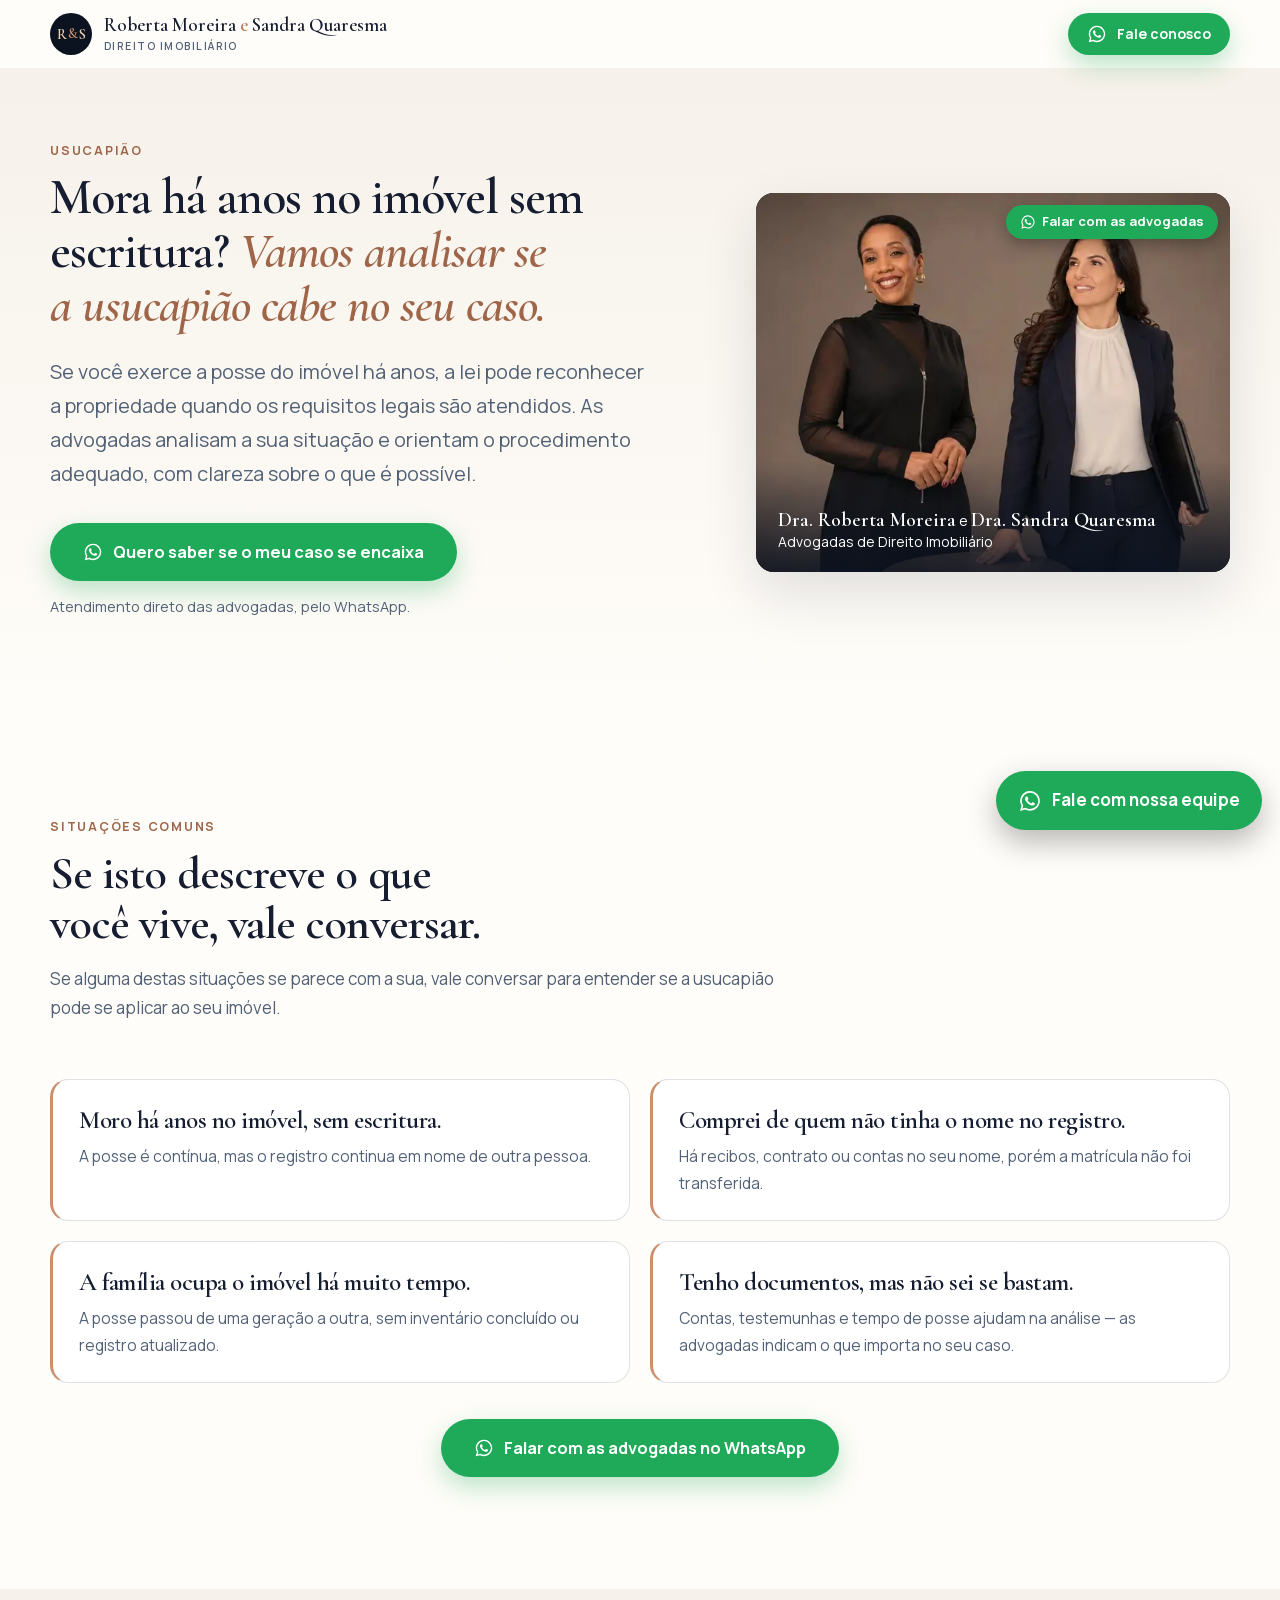
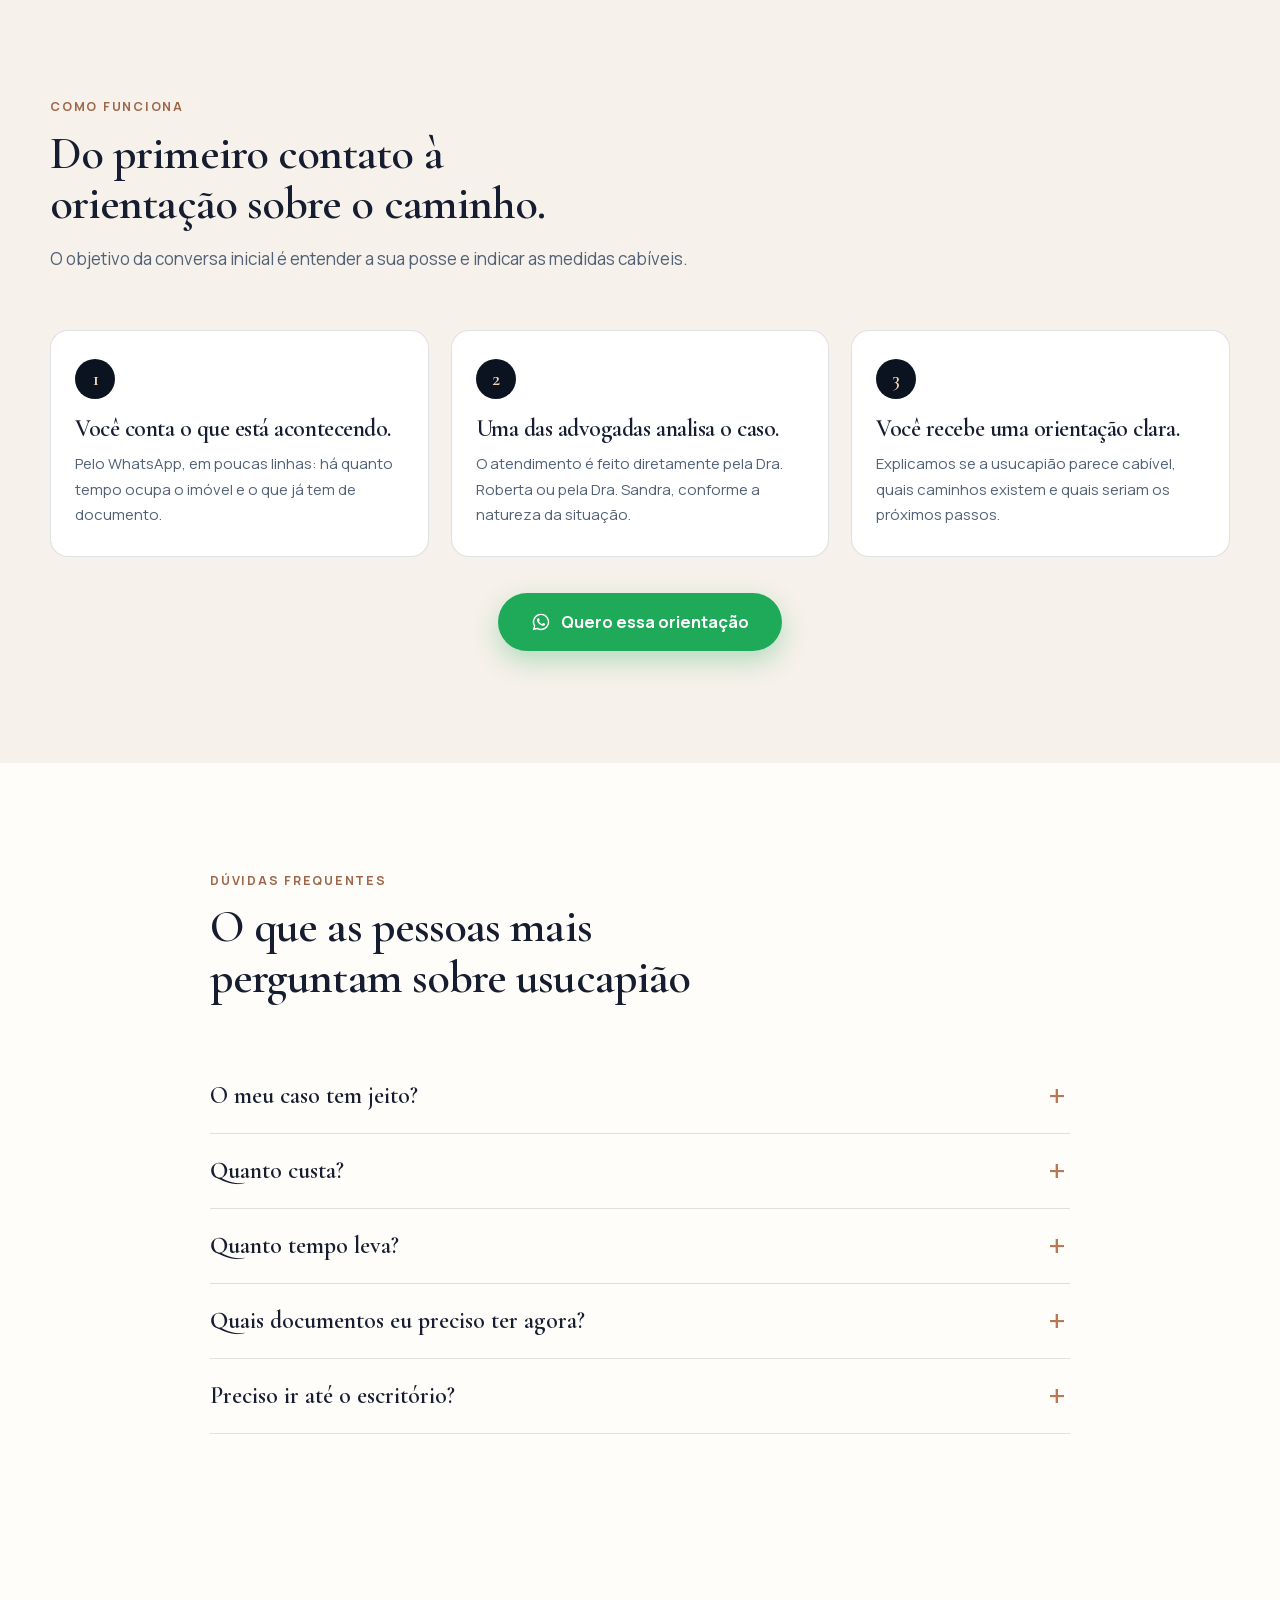
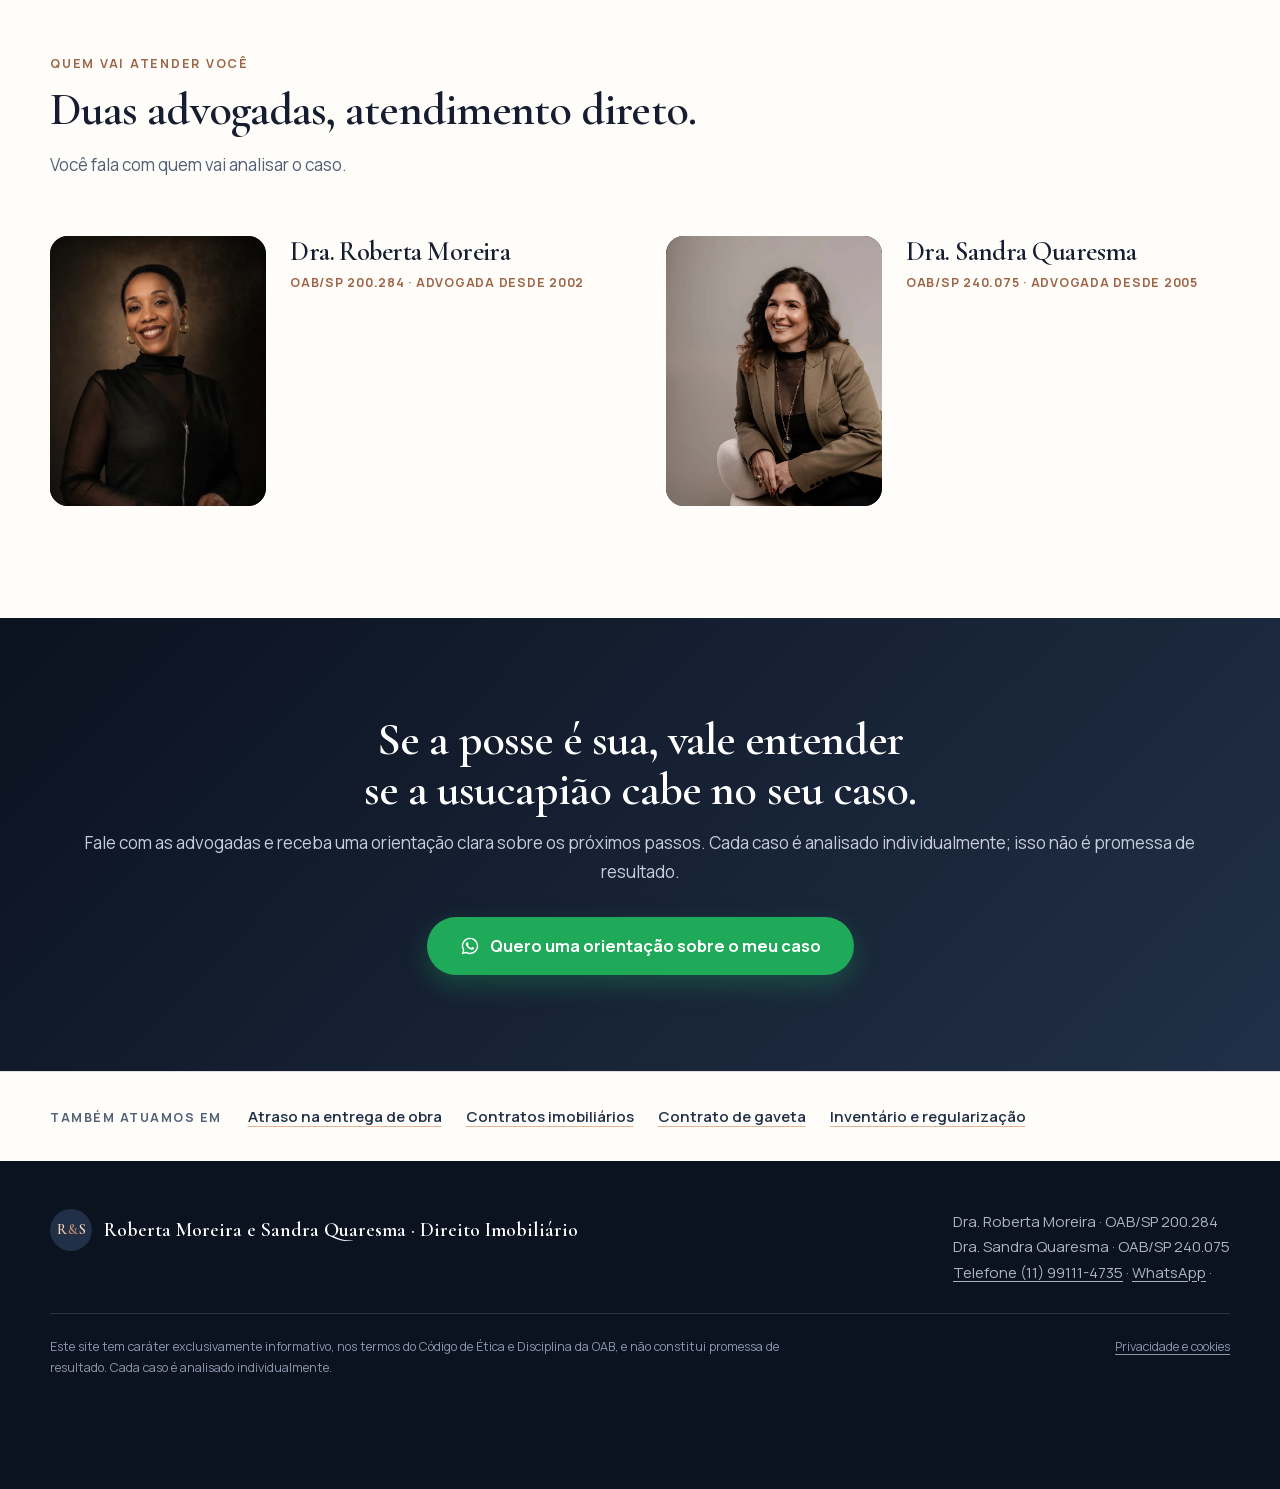
<file: tema-usucapiao.html>
<!doctype html>
<!--
  LP /usucapiao (PILOTO, Fase 2). Gerada por tools/build.js -> tema-usucapiao.html. Não edite o arquivo gerado.
  Textos aprovados pelo Rob e publicados; a bio curta das advogadas, o endereço e a citação da Dra. Sandra ficam de fora até serem aprovados.
  Reaproveitado do modelo da home (injetado pelo build, sem cópia): bloco GTM/Clarity/Cadê o Lead, noscript do GTM, sprite de ícones, rodapé, botão fixo e modal.
-->
<html lang="pt-BR" class="no-js">
<head>
  <meta charset="utf-8">
  <meta name="viewport" content="width=device-width, initial-scale=1, viewport-fit=cover">
  <link rel="preload" as="image" type="image/webp" href="/assets/img/roberta-e-sandra-768.webp" imagesrcset="/assets/img/roberta-e-sandra-768.webp 768w, /assets/img/roberta-e-sandra-1536.webp 1536w" imagesizes="(max-width: 960px) calc(100vw - 40px), 472px" fetchpriority="high">
  <link rel="preload" as="font" type="font/woff2" href="/assets/fonts/cormorant-garamond-normal.woff2" crossorigin>
  <link rel="preload" as="font" type="font/woff2" href="/assets/fonts/cormorant-garamond-italic.woff2" crossorigin>
  <link rel="preload" as="font" type="font/woff2" href="/assets/fonts/manrope.woff2" crossorigin>
  <!-- Google Tag Manager -->
  <!-- LGPD: o GTM (GTM-NZN99WKX) e o Clarity (zeppc6o10v) só carregam DEPOIS do aceite no aviso de cookies (lh_consent = granted).
       Antes disso (ou se a pessoa recusar) nada deles é baixado, nenhum cookie é gravado e nenhum evento sai.
       Consent Mode do Google: tudo "denied" por padrão; o Cadê o Lead chama gtag("consent","update") ao aceitar. -->
  <script>
  window.dataLayer=window.dataLayer||[];function gtag(){dataLayer.push(arguments)}window.gtag=gtag;
  gtag('consent','default',{ad_storage:'denied',analytics_storage:'denied',ad_user_data:'denied',ad_personalization:'denied'});
  (function(){
    function ok(){try{return localStorage.getItem('lh_consent')==='granted'||localStorage.getItem('sr_consent')==='granted'}catch(e){return false}}
    var on=false;
    window.srLiberarRastreio=function(){
      if(on||!ok())return;on=true;
      gtag('consent','update',{ad_storage:'granted',analytics_storage:'granted',ad_user_data:'granted',ad_personalization:'granted'});
      (function(w,d,s,l,i){w[l]=w[l]||[];w[l].push({'gtm.start':
      new Date().getTime(),event:'gtm.js'});var f=d.getElementsByTagName(s)[0],
      j=d.createElement(s),dl=l!='dataLayer'?'&l='+l:'';j.async=true;j.src=
      'https://www.googletagmanager.com/gtm.js?id='+i+dl;f.parentNode.insertBefore(j,f);
      })(window,document,'script','dataLayer','GTM-NZN99WKX');
      (function(c,l,a,r,i,t,y){
          c[a]=c[a]||function(){(c[a].q=c[a].q||[]).push(arguments)};
          t=l.createElement(r);t.async=1;t.src="https://www.clarity.ms/tag/"+i;
          y=l.getElementsByTagName(r)[0];y.parentNode.insertBefore(t,y);
      })(window, document, "clarity", "script", "zeppc6o10v");
      try{window.clarity('consentv2',{ad_Storage:'granted',analytics_Storage:'granted'})}catch(e){}
    };
    window.srLiberarRastreio();
    // aceite no aviso do Cadê o Lead: libera na hora, sem recarregar a página
    function rever(){if(on)return;setTimeout(window.srLiberarRastreio,150);setTimeout(window.srLiberarRastreio,900);setTimeout(window.srLiberarRastreio,2500)}
    document.addEventListener('click',rever,true);document.addEventListener('keydown',function(e){if(e.key==='Enter'||e.key===' ')rever()},true);
  })();
  </script>
  <!-- End Google Tag Manager -->
  <!-- Microsoft Clarity -->
  <!-- (carregado pelo bloco acima, só depois do aceite) -->
  <!-- End Microsoft Clarity -->
  <!-- Cadê o Lead -->
  <script src="https://cadeolead.com.br/tracker.js" data-key="pk_4b12a4bc3ca8487f8f5b4b126a5390c2" data-consent="banner" async></script>
  <!-- End Cadê o Lead -->
  <meta name="theme-color" content="#0b1220">
  <title>Usucapião | Roberta Moreira e Sandra Quaresma</title>
  <meta name="description" content="Mora há anos no imóvel sem escritura? As advogadas analisam a sua situação e orientam o procedimento adequado, quando os requisitos legais são atendidos.">
  <meta property="og:title" content="Usucapião | Roberta Moreira e Sandra Quaresma">
  <meta property="og:description" content="Vamos analisar se a usucapião cabe no seu caso.">
  <meta property="og:type" content="website">
  <meta property="og:locale" content="pt_BR">
  <meta name="robots" content="noindex"><!-- remover quando a página for ao ar no domínio definitivo -->
  <script>try{if(localStorage.getItem("lh_consent")===null)document.documentElement.classList.add("pede-cookies")}catch(e){document.documentElement.classList.add("pede-cookies")}</script>
  <style>@font-face{font-family:"Cormorant Garamond";font-style:normal;font-weight:500 700;font-display:swap;src:url(/assets/fonts/cormorant-garamond-normal.woff2) format("woff2")}@font-face{font-family:"Cormorant Garamond";font-style:italic;font-weight:500 700;font-display:swap;src:url(/assets/fonts/cormorant-garamond-italic.woff2) format("woff2")}@font-face{font-family:"Manrope";font-style:normal;font-weight:400 700;font-display:swap;src:url(/assets/fonts/manrope.woff2) format("woff2")}@font-face{font-family:"CG Georgia";font-style:normal;font-weight:500 700;src:local("Georgia Bold"),local("Georgia-Bold");size-adjust:79.5%}@font-face{font-family:"CG Georgia";font-style:italic;font-weight:500 700;src:local("Georgia Bold Italic"),local("Georgia-BoldItalic");size-adjust:71.2%}@font-face{font-family:"CG Noto";font-style:normal;font-weight:500 700;src:local("Noto Serif Bold"),local("NotoSerif-Bold");size-adjust:79.0%}@font-face{font-family:"CG Noto";font-style:italic;font-weight:500 700;src:local("Noto Serif Bold Italic"),local("NotoSerif-BoldItalic");size-adjust:71.1%}@font-face{font-family:"CG Times";font-style:normal;font-weight:500 700;src:local("Times New Roman Bold"),local("TimesNewRomanPS-BoldMT"),local("Liberation Serif Bold"),local("LiberationSerif-Bold");size-adjust:91.5%}@font-face{font-family:"CG Times";font-style:italic;font-weight:500 700;src:local("Times New Roman Bold Italic"),local("TimesNewRomanPS-BoldItalicMT"),local("Liberation Serif Bold Italic"),local("LiberationSerif-BoldItalic");size-adjust:86.1%}@font-face{font-family:"MR Arial";font-style:normal;font-weight:400 500;src:local("Arial"),local("ArialMT"),local("Helvetica"),local("Liberation Sans"),local("LiberationSans"),local("Arimo");size-adjust:103.25%}@font-face{font-family:"MR Arial";font-style:normal;font-weight:600 700;src:local("Arial Bold"),local("Arial-BoldMT"),local("Helvetica Bold"),local("Helvetica-Bold"),local("Liberation Sans Bold"),local("LiberationSans-Bold"),local("Arimo Bold");size-adjust:100.7%}@font-face{font-family:"MR Roboto";font-style:normal;font-weight:400 500;src:local("Roboto"),local("Roboto-Regular");size-adjust:102.5%}@font-face{font-family:"MR Roboto";font-style:normal;font-weight:600 700;src:local("Roboto Bold"),local("Roboto-Bold");size-adjust:106.6%}:root{--serif:"Cormorant Garamond","CG Georgia","CG Noto","CG Times",Georgia,serif;--sans:Manrope,"MR Arial","MR Roboto",Arial,sans-serif;--navy-950:#0b1220;--navy-900:#161d30;--navy-800:#213047;--navy-700:#324862;--copper-700:#9f6548;--copper-600:#b97855;--copper-500:#ca906d;--copper-300:#e3b491;--champagne:#f1d2b4;--ivory:#f6f1ea;--paper:#fffdf9;--graphite:#252d38;--slate:#526176;--line:rgba(22,29,48,.13);--line-d:rgba(255,255,255,.14);--wa:#1faa59;--wa-d:#168a47;--shell:min(1180px,calc(100vw - 40px));--r:18px;--shadow:0 22px 55px rgba(20,28,44,.12)}*{box-sizing:border-box}[hidden]{display:none!important}html{scroll-behavior:smooth;scroll-padding-top:80px}body{margin:0;background:var(--paper);color:var(--graphite);font:400 17px/1.7 var(--sans);-webkit-font-smoothing:antialiased}h1,h2,h3,p,ul,ol,figure{margin:0}ul,ol{padding:0;list-style:none}h1,h2,h3{font-family:var(--serif);color:var(--navy-900);font-weight:600;letter-spacing:-.02em;text-wrap:balance}h1{font-size:clamp(40px,5.6vw,66px);line-height:1.04}h1 em{color:var(--copper-700);font-style:italic}h2{font-size:clamp(32px,4vw,46px);line-height:1.1}h3{font-size:clamp(22px,2.2vw,27px);line-height:1.18}a{color:inherit;text-decoration:none}img{max-width:100%;display:block}:focus-visible{outline:3px solid var(--copper-300);outline-offset:3px}.shell{width:var(--shell);margin-inline:auto}.section{padding-block:clamp(64px,9vw,112px)}.section--soft{background:var(--ivory)}.section--dark{background:var(--navy-950);color:#d7dde7}.section--dark h2,.section--dark h3{color:#fff}.eyebrow{font:700 12.5px/1 var(--sans);letter-spacing:.14em;text-transform:uppercase;color:var(--copper-700);margin-bottom:14px}.section--dark .eyebrow,.sec-head--light .eyebrow{color:var(--copper-300)}.sec-head{max-width:760px;margin-bottom:clamp(32px,5vw,56px)}.sec-head p:not(.eyebrow){margin-top:16px;color:var(--slate)}.sec-head--light p:not(.eyebrow){color:#b9c3d3}.ico{width:20px;height:20px;flex:none}.btn{display:inline-flex;align-items:center;justify-content:center;gap:10px;padding:14px 26px;border-radius:999px;border:1.5px solid transparent;font:700 15.5px/1.2 var(--sans);cursor:pointer;transition:transform .15s,background .15s,box-shadow .15s;text-align:center}.btn:hover{transform:translateY(-2px)}.btn--wa{background:var(--wa);color:#fff;box-shadow:0 10px 26px rgba(31,170,89,.3)}.btn--wa:hover{background:var(--wa-d)}.btn--copper{background:var(--copper-600);color:#fff}.btn--copper:hover{background:var(--copper-700)}.btn--ghost{border-color:var(--navy-900);color:var(--navy-900)}.btn--ghost:hover{background:var(--navy-900);color:#fff}.btn--ghost-light{border-color:var(--line-d);color:#fff;background:transparent}.btn--ghost-light:hover{background:rgba(255,255,255,.08)}.btn--lg{padding:18px 32px;font-size:16.5px}.btn--sm{padding:10px 18px;font-size:14px;white-space:nowrap}.topbar{position:sticky;top:0;z-index:50;background:rgba(255,253,249,.92);backdrop-filter:blur(10px);transition:box-shadow .2s}.topbar.is-scrolled{box-shadow:0 1px 0 var(--line)}.topbar__in{display:flex;align-items:center;justify-content:space-between;gap:20px;min-height:68px}.brand{display:flex;align-items:center;gap:12px}.brand__mark{white-space:nowrap;display:inline-flex;align-items:center;justify-content:center;flex:none;width:42px;height:42px;border-radius:50%;background:var(--navy-950);color:var(--champagne);font:600 15px/1 var(--serif);letter-spacing:0}.brand__mark i{font-style:normal;color:var(--copper-500);margin:0 1px;font-size:14px}.brand__txt{font:600 20px/1.1 var(--serif);color:var(--navy-900)}.brand__txt i{font-style:normal;color:var(--copper-600)}.brand__txt small{display:block;font:600 10.5px/1.4 var(--sans);letter-spacing:.14em;text-transform:uppercase;color:var(--slate);margin-top:3px}.nav{display:flex;gap:28px;font-weight:600;font-size:14.5px;color:var(--navy-800)}.nav a:hover{color:var(--copper-700)}.hero{background:linear-gradient(180deg,var(--ivory),var(--paper));padding-block:clamp(40px,6vw,84px) clamp(56px,7vw,96px)}.hero__in{display:grid;grid-template-columns:1.15fr .85fr;gap:clamp(32px,5vw,72px);align-items:center}.lead{font-size:clamp(17px,1.6vw,20px);color:var(--slate);margin:22px 0 32px;max-width:560px}.hero__cta{display:flex;flex-wrap:wrap;gap:14px}.photo{position:relative;overflow:hidden;border-radius:var(--r);background:var(--navy-900);box-shadow:var(--shadow);width:100%}.photo img{position:absolute;inset:0;width:100%;height:100%;object-fit:cover}.photo__ph{position:absolute;inset:0;display:flex;flex-direction:column;align-items:center;justify-content:center;gap:8px;text-align:center;padding:20px;color:var(--champagne);background:repeating-linear-gradient(135deg,rgba(255,255,255,.04) 0 14px,transparent 14px 28px),linear-gradient(160deg,var(--navy-800),var(--navy-950));border:1.5px dashed rgba(241,210,180,.45);border-radius:var(--r)}.photo__ph span{font:600 22px/1.2 var(--serif)}.photo__ph small{font-size:12px;color:#9fb0c6;line-height:1.5}.photo.has-img .photo__ph{display:none}.photo figcaption{position:absolute;left:0;right:0;bottom:0;padding:48px 22px 20px;color:#fff;font-size:14px;line-height:1.4;background:linear-gradient(0deg,rgba(11,18,32,.86),transparent)}.photo figcaption b{font:600 20px var(--serif)}.person .photo{box-shadow:none}.quiz-wrap .sec-head{margin:0}.opt input:focus-visible+span{outline:3px solid var(--copper-300)}.quiz__nav .btn--ghost-light{color:var(--navy-800);border-color:var(--line)}.quiz__nav .btn:last-child{margin-left:auto}.brand--foot{color:#fff;font:600 20px var(--serif);margin-bottom:10px}.brand--foot .brand__mark{background:var(--navy-800)}.fab{position:fixed;right:18px;bottom:18px;z-index:60;display:flex;align-items:center;gap:10px;padding:15px 22px;border-radius:999px;background:var(--wa);color:#fff;font-weight:700;box-shadow:0 12px 30px rgba(0,0,0,.28);transition:transform .15s}.fab:hover{transform:translateY(-3px);background:var(--wa-d)}.fab .ico{width:24px;height:24px}@media (max-width:960px){.nav{display:none}.hero__in,.pillar__body,.people,.quiz-wrap{grid-template-columns:minmax(0,1fr)}.hero__photo{max-width:420px;margin-inline:auto;order:-1}}@media (max-width:620px){body{font-size:16px}.hero__cta .btn{width:100%}.person .photo{max-width:300px}.pillar .btn{width:100%}.brand__txt small{display:none}.fab span{display:none}.fab{padding:15px}}@media (prefers-reduced-motion:reduce){*{transition:none!important;scroll-behavior:auto!important}}.topics{margin-top:30px}.topics p{font:700 12.5px/1 var(--sans);letter-spacing:.12em;text-transform:uppercase;color:var(--slate);margin-bottom:12px}.topics ul{display:flex;flex-wrap:wrap;gap:8px}.topics a{display:inline-block;padding:9px 16px;border:1.5px solid var(--line);border-radius:999px;background:#fff;font-weight:700;font-size:14px;color:var(--navy-900);transition:.15s}.topics a:hover{border-color:var(--copper-600);color:var(--copper-700);transform:translateY(-1px)}.situ__other{margin-top:28px;text-align:center;color:var(--slate)}.linkbtn{background:none;border:0;padding:0;font:700 16px var(--sans);color:var(--copper-700);cursor:pointer;text-decoration:underline;text-underline-offset:3px}.hero__photo.is-duo{display:grid;grid-template-columns:1fr 1fr}.hero__photo.is-duo img{position:static;height:100%}.hero__photo.is-duo figcaption{grid-column:1/-1;position:absolute}.leadmodal{width:min(460px,calc(100vw - 28px));max-height:calc(100dvh - 28px);overflow:auto;border:0;border-radius:var(--r);padding:clamp(22px,4vw,34px);background:var(--paper);color:var(--graphite);box-shadow:0 40px 90px rgba(0,0,0,.45)}.leadmodal::backdrop{background:rgba(11,18,32,.72);backdrop-filter:blur(3px)}.leadmodal h2{font-size:clamp(28px,5vw,34px);margin-bottom:6px}.lead__sub{color:var(--slate);font-size:15px;margin-bottom:20px}.lead__x{position:absolute;right:12px;top:8px;width:40px;height:40px;border:0;background:none;font-size:30px;line-height:1;color:var(--slate);cursor:pointer}.leadmodal .field{margin-bottom:14px}.lead__err{color:#b3261e;font-weight:600;font-size:14.5px;margin-bottom:10px}.lead__go{width:100%}@media (max-width:960px){.hero__photo{aspect-ratio:5/4!important;max-width:520px}.hero__photo img{object-position:center 20%}}.topics{margin-top:26px;display:grid;gap:14px}.topics__title{margin:0!important}.topics__g{display:grid;gap:8px}.topics__g>span{font:600 17px/1.2 var(--serif);color:var(--copper-700)}.topics__g ul{display:flex;flex-wrap:wrap;gap:6px 8px}.topics a{padding:7px 14px;font-size:13.5px;font-weight:600}.brand__txt{font-size:19px}.brand__txt small{white-space:nowrap}@media (max-width:620px){.topbar .btn--wa{display:none}.brand__txt{font-size:17px;line-height:1.15}}.tico{width:44px;height:44px;flex:none;color:var(--copper-600)}.tico--sm{width:22px;height:22px;margin-right:8px;vertical-align:-5px}.topics__g>span{display:flex;align-items:center}.situ__top .tico{width:48px;height:48px;padding:9px;border-radius:14px;background:#fbf1e8;color:var(--copper-700)}.pillar__ico .tico{width:38px;height:38px;color:var(--copper-300)}@media (max-width:620px){.pillar__ico .tico{width:30px;height:30px}}.person .photo img{object-position:center 12%}.hero__photo.is-duo{display:grid;grid-template-columns:1fr 1fr;gap:3px;background:var(--navy-950)}.hero__photo.is-duo img{position:static;display:block;width:100%;height:100%;min-width:0;object-fit:cover;object-position:center 15%}.hero__photo.is-duo figcaption{position:absolute;left:0;right:0;bottom:0}.hero__photo{aspect-ratio:5/4}.fab{bottom:calc(18px + var(--cookie-h,0px))}.hero__photo[data-wa]{cursor:pointer}.hero__photo[data-wa]:focus-visible{outline:3px solid var(--copper-300);outline-offset:3px}.photo__tap{position:absolute;top:12px;right:12px;z-index:2;display:inline-flex;align-items:center;gap:6px;padding:9px 14px;border-radius:999px;background:var(--wa);color:#fff;font:700 13px/1 var(--sans);box-shadow:0 6px 16px rgba(0,0,0,.28)}.photo__tap .ico{width:16px;height:16px}[data-leadhub-consent]{left:0!important;right:0!important;bottom:0!important;width:100%!important;max-width:none!important;margin:0!important;border-radius:0!important;padding:8px 14px!important;display:flex!important;align-items:center!important;gap:12px!important;box-shadow:0 -4px 16px rgba(0,0,0,.22)!important;font:12px/1.3 system-ui,-apple-system,"Segoe UI",Roboto,sans-serif!important}[data-leadhub-consent] p{margin:0!important;flex:1 1 auto!important;min-width:0!important}[data-leadhub-consent] div{flex:0 0 auto!important;display:flex!important;gap:8px!important}[data-leadhub-consent] button{flex:none!important;min-height:36px!important;padding:0 14px!important;border-radius:8px!important;font:600 13px system-ui,sans-serif!important;white-space:nowrap!important}@media (max-width:960px){.hero{padding-block:18px 40px}.hero__in{display:flex;flex-direction:column;align-items:stretch;gap:0}.hero__copy{display:contents}.hero .eyebrow{order:1;margin-bottom:10px}.hero h1{order:2}.hero .lead{order:3;margin:14px 0 20px}.hero__cta{order:4}.hero__photo{order:5;margin:28px auto 0;width:100%}.topics{order:6;width:100%}.situ__other--hero{order:7}}@media (max-width:620px){.hero h1{font-size:34px;line-height:1.08}.hero .lead{font-size:16px;line-height:1.55}.hero__cta .btn{padding:14px 18px;min-height:56px}.fab{left:0;right:0;bottom:var(--cookie-h,0px);width:100%;min-height:56px;justify-content:center;padding:12px 16px;border-radius:0;font-size:16px;box-shadow:0 -6px 20px rgba(0,0,0,.18)}.fab span{display:inline}[data-leadhub-consent]{font-size:11px!important;line-height:1.25!important;padding:7px 10px!important;gap:8px!important}[data-leadhub-consent] div{flex-direction:column!important;gap:5px!important}[data-leadhub-consent] button{min-height:30px!important;padding:0 10px!important;font-size:12px!important}}@media (max-width:620px){.fab{padding-bottom:calc(12px + var(--fab-safe,0px));min-height:calc(56px + var(--fab-safe,0px))}[data-leadhub-consent]{padding-bottom:calc(7px + env(safe-area-inset-bottom,0px))!important}}@media (max-width:620px){.hero__photo{aspect-ratio:21/9!important;margin-top:20px}.hero__photo img{object-position:center 24%}.hero__photo figcaption{padding:26px 14px 9px;font-size:13px;line-height:1.25}.hero__photo figcaption b{font-size:15px;font-weight:600}.cap__sub{display:none}.photo__tap{top:9px;right:9px;padding:8px;gap:0;font-size:0}.photo__tap .ico{width:20px;height:20px}}@media (max-width:400px){.hero{padding-top:12px}.hero .eyebrow{margin-bottom:6px}.hero h1{font-size:31px}.hero .lead{font-size:15px;line-height:1.5;margin:10px 0 16px}.hero__cta .btn{min-height:52px;padding:12px 16px}.hero__photo{aspect-ratio:5/2!important;margin-top:14px}}html.pede-cookies{--cookie-h:52px}html:not(.pede-cookies){--fab-safe:env(safe-area-inset-bottom,0px)}@media (max-width:620px){html.pede-cookies{--cookie-h:83px}}@media (max-width:375px){html.pede-cookies{--cookie-h:97px}}@media (max-width:620px){body:not([data-tema]) .hero h1{text-wrap:balance;max-width:21ch}}html{scroll-padding-bottom:calc(74px + var(--cookie-h,0px) + env(safe-area-inset-bottom,0px))}body:not([data-tema]) .situ__card{cursor:pointer}.lead__go[disabled]{opacity:.8;cursor:progress}.lead__fallback{margin:12px 0 0;text-align:center;font-size:14.5px}.lead__fallback a{color:var(--copper-700);font-weight:700;text-decoration:underline;text-underline-offset:3px}body[data-tema="usucapiao"] .hero h1{font-size:clamp(30px,3.9vw,50px);line-height:1.08}body[data-tema="usucapiao"] .hero .lead{max-width:600px}.hero__micro{margin-top:14px;font-size:14.5px;color:var(--slate)}.photo__tap{border:0;cursor:pointer;font-family:var(--sans)}.photo__tap:hover{background:var(--wa-d)}.photo__tap:focus-visible{outline:3px solid #fff;outline-offset:2px}.lp-situ__list{display:grid;grid-template-columns:repeat(2,minmax(0,1fr));gap:20px}.lp-situ__item{background:#fff;border:1px solid var(--line);border-left:3px solid var(--copper-500);border-radius:var(--r);padding:26px 26px 24px;cursor:default}.lp-situ__item h3{font-size:clamp(21px,2vw,25px);line-height:1.18}.lp-situ__item p{margin-top:8px;color:var(--slate);font-size:15.5px}.lp-cta-row{text-align:center;margin-top:36px}@media (max-width:960px){.hero__micro{order:4;margin-top:12px}}@media (max-width:760px){.lp-situ__list{grid-template-columns:minmax(0,1fr)}}@media (max-width:620px){.photo__tap{min-width:44px;min-height:44px;justify-content:center}.lp-cta-row .btn{width:100%}.cta .btn{width:100%}}@media (max-width:400px){body[data-tema="usucapiao"] .hero h1{font-size:28px}body[data-tema="usucapiao"] .hero .lead{font-size:14.5px;line-height:1.45;margin:8px 0 14px}body[data-tema="usucapiao"] .hero__cta .btn{font-size:14.5px;padding:12px 14px;min-height:50px;gap:8px}.hero__micro{font-size:13.5px;margin-top:8px}body[data-tema="usucapiao"] .hero__photo{aspect-ratio:3/1!important;margin-top:12px}body[data-tema="usucapiao"] .hero__photo img{object-position:center 12%}}@media (max-width:400px) and (max-height:720px){body[data-tema="usucapiao"] .hero{padding-top:8px}body[data-tema="usucapiao"] .hero .eyebrow{margin-bottom:4px}body[data-tema="usucapiao"] .hero h1{font-size:26px}body[data-tema="usucapiao"] .hero .lead{font-size:14px;line-height:1.4;margin:6px 0 12px}body[data-tema="usucapiao"] .hero__cta .btn{min-height:48px;padding:10px 14px}.hero__micro{margin-top:6px}body[data-tema="usucapiao"] .hero__photo{aspect-ratio:3.6/1!important;margin-top:10px}}@media (max-width:400px) and (max-height:660px){body[data-tema="usucapiao"] .hero{padding-top:6px}body[data-tema="usucapiao"] .hero h1{font-size:24px;line-height:1.06}body[data-tema="usucapiao"] .hero .lead{font-size:13.5px;line-height:1.35;margin:5px 0 10px}body[data-tema="usucapiao"] .hero__cta .btn{min-height:44px;padding:8px 12px;font-size:14px}.hero__micro{font-size:12.5px;line-height:1.3;margin-top:5px}body[data-tema="usucapiao"] .hero__photo{margin-top:8px}body[data-tema="usucapiao"] .hero__photo figcaption{padding-top:18px}}</style>
  <link rel="stylesheet" href="/assets/lp-usucapiao.min.css" media="print" onload="this.media='all';this.onload=null">
  <noscript><link rel="stylesheet" href="/assets/lp-usucapiao.min.css"></noscript>
  <script>document.documentElement.classList.remove("no-js");</script>
</head>
<body data-tema="usucapiao" data-static>
<!-- Google Tag Manager (noscript) -->
<!-- LGPD: sem JavaScript não há aviso de cookies nem consentimento, então o GTM não é carregado aqui -->
<!-- End Google Tag Manager (noscript) -->

<!-- ============ 1. CABEÇALHO ============ -->
<header class="topbar" id="topo">
  <div class="shell topbar__in">
    <a class="brand" href="/" aria-label="Roberta Moreira e Sandra Quaresma, página inicial">
      <span class="brand__mark">R<i>&amp;</i>S</span>
      <span class="brand__txt">Roberta Moreira <i>e</i> Sandra Quaresma<small>Direito Imobiliário</small></span>
    </a>
    <a class="btn btn--sm btn--wa" href="#" data-wa="topo">
      <svg class="ico" viewBox="0 0 24 24" aria-hidden="true"><use href="#i-wa"/></svg> Fale conosco
    </a>
  </div>
</header>

<main>

<!-- ============ 2. HERO ============ -->
<section class="hero" id="usucapiao">
  <div class="shell hero__in">
    <div class="hero__copy">
      <p class="eyebrow">Usucapião</p>
      <h1>Mora há anos no imóvel sem escritura? <em>Vamos analisar se a usucapião cabe no seu caso.</em></h1>
      <p class="lead">Se você exerce a posse do imóvel há anos, a lei pode reconhecer a propriedade quando os requisitos legais são atendidos. As advogadas analisam a sua situação e orientam o procedimento adequado, com clareza sobre o que é possível.</p>
      <div class="hero__cta">
        <a class="btn btn--wa btn--lg" href="#" data-wa="hero">
          <svg class="ico" viewBox="0 0 24 24" aria-hidden="true"><use href="#i-wa"/></svg> Quero saber se o meu caso se encaixa</a>
      </div>
      <p class="hero__micro">Atendimento direto das advogadas, pelo WhatsApp.</p>
    </div>

    <!-- foto visível; a figure NÃO é clicável. O controle data-wa="foto" é o botão ao lado/sobre a foto -->
    <figure class="hero__photo photo has-img" data-ratio="5/4">
      <picture>
        <source type="image/webp" srcset="/assets/img/roberta-e-sandra-768.webp 768w, /assets/img/roberta-e-sandra-1536.webp 1536w" sizes="(max-width: 960px) calc(100vw - 40px), 472px">
        <img src="/assets/img/roberta-e-sandra.jpg" width="1536" height="1024" alt="Dra. Roberta Moreira e Dra. Sandra Quaresma" fetchpriority="high" decoding="async">
      </picture>
      <button type="button" class="photo__tap" data-wa="foto" aria-label="Falar com as advogadas pelo WhatsApp"><svg class="ico" viewBox="0 0 24 24" aria-hidden="true"><use href="#i-wa"/></svg> Falar com as advogadas</button>
      <figcaption><b>Dra. Roberta Moreira</b> e <b>Dra. Sandra Quaresma</b><span class="cap__sub"><br>Advogadas de Direito Imobiliário</span></figcaption>
    </figure>
  </div>
</section>

<!-- ============ 3. SITUAÇÕES (não são links) ============ -->
<section class="section lp-situ" id="situacao">
  <div class="shell">
    <header class="sec-head">
      <p class="eyebrow">Situações comuns</p>
      <h2>Se isto descreve o que você vive, vale conversar.</h2>
      <p>Se alguma destas situações se parece com a sua, vale conversar para entender se a usucapião pode se aplicar ao seu imóvel.</p>
    </header>
    <ul class="lp-situ__list">
      <li class="lp-situ__item">
        <h3>Moro há anos no imóvel, sem escritura.</h3>
        <p>A posse é contínua, mas o registro continua em nome de outra pessoa.</p>
      </li>
      <li class="lp-situ__item">
        <h3>Comprei de quem não tinha o nome no registro.</h3>
        <p>Há recibos, contrato ou contas no seu nome, porém a matrícula não foi transferida.</p>
      </li>
      <li class="lp-situ__item">
        <h3>A família ocupa o imóvel há muito tempo.</h3>
        <p>A posse passou de uma geração a outra, sem inventário concluído ou registro atualizado.</p>
      </li>
      <li class="lp-situ__item">
        <h3>Tenho documentos, mas não sei se bastam.</h3>
        <p>Contas, testemunhas e tempo de posse ajudam na análise — as advogadas indicam o que importa no seu caso.</p>
      </li>
    </ul>
    <div class="lp-cta-row">
      <a class="btn btn--wa btn--lg" href="#" data-wa="indice"><svg class="ico" viewBox="0 0 24 24" aria-hidden="true"><use href="#i-wa"/></svg> Falar com as advogadas no WhatsApp</a>
    </div>
  </div>
</section>

<!-- ============ 4. COMO FUNCIONA ============ -->
<section class="section section--soft steps lp-steps-sec" id="atendimento">
  <div class="shell">
    <header class="sec-head">
      <p class="eyebrow">Como funciona</p>
      <h2>Do primeiro contato à orientação sobre o caminho.</h2>
      <p>O objetivo da conversa inicial é entender a sua posse e indicar as medidas cabíveis.</p>
    </header>
    <ol class="steps__list lp-steps">
      <li><span>1</span><h3>Você conta o que está acontecendo.</h3><p>Pelo WhatsApp, em poucas linhas: há quanto tempo ocupa o imóvel e o que já tem de documento.</p></li>
      <li><span>2</span><h3>Uma das advogadas analisa o caso.</h3><p>O atendimento é feito diretamente pela Dra. Roberta ou pela Dra. Sandra, conforme a natureza da situação.</p></li>
      <li><span>3</span><h3>Você recebe uma orientação clara.</h3><p>Explicamos se a usucapião parece cabível, quais caminhos existem e quais seriam os próximos passos.</p></li>
    </ol>
    <div class="lp-cta-row">
      <a class="btn btn--wa btn--lg" href="#" data-wa="como-funciona"><svg class="ico" viewBox="0 0 24 24" aria-hidden="true"><use href="#i-wa"/></svg> Quero essa orientação</a>
    </div>
  </div>
</section>

<!-- ============ 5. FAQ (só de usucapião; sobe para antes de "Quem vai atender você", pelos dados do Clarity) ============ -->
<section class="section faq" id="faq">
  <div class="shell faq__in">
    <header class="sec-head">
      <p class="eyebrow">Dúvidas frequentes</p>
      <h2>O que as pessoas mais perguntam sobre usucapião</h2>
    </header>
    <div class="faq__list">
      <details><summary>O meu caso tem jeito?</summary>
        <p>Depende dos requisitos legais e das provas da posse. Nem toda ocupação se enquadra. Na conversa inicial, as advogadas dizem o que é possível — inclusive se este não for o caminho adequado.</p></details>
      <details><summary>Quanto custa?</summary>
        <p>Honorários e forma de pagamento não são divulgados neste site. Depois de entender o caso, elas explicam o trabalho e as condições do atendimento.</p></details>
      <details><summary>Quanto tempo leva?</summary>
        <p>Varia conforme o procedimento, os documentos e o caminho cabível. Não há prazo único; só pode ser estimado depois da análise.</p></details>
      <details><summary>Quais documentos eu preciso ter agora?</summary>
        <p>No primeiro contato, basta uma breve explicação e o tempo de posse. Depois indicamos o que for útil.</p></details>
      <details><summary>Preciso ir até o escritório?</summary>
        <p>Pode ser online ou presencial, em São Paulo, com agendamento. O primeiro contato é pelo WhatsApp.</p></details>
    </div>
  </div>
</section>

<!-- ============ 6. QUEM VAI ATENDER VOCÊ ============ -->
<section class="section about" id="sobre">
  <div class="shell">
    <header class="sec-head">
      <p class="eyebrow">Quem vai atender você</p>
      <h2>Duas advogadas, atendimento direto.</h2>
      <p>Você fala com quem vai analisar o caso.</p>
    </header>
    <div class="people">
      <article class="person">
        <figure class="photo has-img" data-ratio="4/5"><img src="/assets/img/roberta.webp" width="600" height="1067" alt="Dra. Roberta Moreira" loading="lazy" decoding="async"></figure>
        <div class="person__txt">
          <h3>Dra. Roberta Moreira</h3>
          <p class="role">OAB/SP 200.284 · Advogada desde 2002</p>
        </div>
      </article>
      <article class="person">
        <figure class="photo has-img" data-ratio="4/5"><img src="/assets/img/sandra-2.webp" width="800" height="1200" alt="Dra. Sandra Quaresma" loading="lazy" decoding="async"></figure>
        <div class="person__txt">
          <h3>Dra. Sandra Quaresma</h3>
          <p class="role">OAB/SP 240.075 · Advogada desde 2005</p>
        </div>
      </article>
    </div>
    <!-- CITAÇÃO: só entra com o OK das advogadas. Para ativar, tirar o comentário:
    <blockquote class="quote">“Mais do que conhecer a lei, é preciso compreender a realidade de cada cliente.”<cite>Dra. Sandra Quaresma</cite></blockquote>
    -->
  </div>
</section>

<!-- ============ 7. CTA FINAL ============ -->
<section class="cta">
  <div class="shell cta__in">
    <h2>Se a posse é sua, vale entender se a usucapião cabe no seu caso.</h2>
    <p>Fale com as advogadas e receba uma orientação clara sobre os próximos passos. Cada caso é analisado individualmente; isso não é promessa de resultado.</p>
    <a class="btn btn--wa btn--lg" href="#" data-wa="cta-final"><svg class="ico" viewBox="0 0 24 24" aria-hidden="true"><use href="#i-wa"/></svg> Quero uma orientação sobre o meu caso</a>
  </div>
</section>

<!-- ============ 8. TAMBÉM ATUAMOS EM (links simples; não usa a classe .topics) ============ -->
<section class="lp-also" aria-label="Outras áreas de atuação">
  <div class="shell lp-also__in">
    <p class="lp-also__t">Também atuamos em</p>
    <ul class="lp-also__list">
      <li><a href="/atraso-de-obra">Atraso na entrega de obra</a></li>
      <li><a href="/contratos">Contratos imobiliários</a></li>
      <li><a href="/contrato-de-gaveta">Contrato de gaveta</a></li>
      <li><a href="/inventario">Inventário e regularização</a></li>
    </ul>
  </div>
</section>
</main>

<!-- ============ 9. RODAPÉ, BOTÃO FIXO E MODAL (iguais aos da home; injetados pelo build) ============ -->
<footer class="footer">
  <div class="shell footer__in">
    <div>
      <p class="brand brand--foot"><span class="brand__mark">R<i>&amp;</i>S</span> Roberta Moreira e Sandra Quaresma · Direito Imobiliário</p>
      <p class="muted" id="fAddr" hidden></p>
    </div>
    <div class="muted">
      <p>Dra. Roberta Moreira · OAB/SP 200.284<br>Dra. Sandra Quaresma · OAB/SP 240.075</p>
      <p><a href="tel:+5511991114735" id="fTel" aria-label="Ligar para (11) 99111-4735">Telefone (11) 99111-4735</a> · <a href="#" data-wa="rodape">WhatsApp</a> · <a href="#" id="fInsta" hidden>Instagram</a></p>
    </div>
  </div>
  <div class="shell footer__legal">
    <p>Este site tem caráter exclusivamente informativo, nos termos do Código de Ética e Disciplina da OAB, e não constitui promessa de resultado. Cada caso é analisado individualmente.</p>
    <p><a href="https://cadeolead.com.br/privacidade/pk_4b12a4bc3ca8487f8f5b4b126a5390c2" target="_blank" rel="noopener" id="openPrivacy">Privacidade e cookies</a></p>
  </div>
</footer>

<!-- WhatsApp flutuante -->
<a class="fab" href="#" data-wa="flutuante" aria-label="Fale com nossa equipe pelo WhatsApp">
  <svg class="ico" viewBox="0 0 24 24" aria-hidden="true"><use href="#i-wa"/></svg><span>Fale com nossa equipe</span>
</a>

<!-- Formulário de contato (abre ao clicar em qualquer botão de WhatsApp) -->
<dialog class="leadmodal" id="leadModal" aria-labelledby="leadTitle">
  <div id="contato-whatsapp">
  <form method="dialog" id="leadForm" novalidate>
    <button type="button" class="lead__x" id="leadClose" aria-label="Fechar">×</button>
    <p class="eyebrow">Atendimento pelo WhatsApp</p>
    <h2 id="leadTitle">Para as advogadas falarem com você.</h2>
    <p class="lead__sub">Informe nome, telefone e o assunto. Em seguida, abrimos a conversa no WhatsApp.</p>
    <label class="field"><span>Seu nome</span><input type="text" name="nome" autocomplete="name" placeholder="Nome e sobrenome" required></label>
    <label class="field"><span>Telefone com DDD</span><input type="tel" name="telefone" inputmode="numeric" autocomplete="tel-national" placeholder="(11) 90000-0000" required></label>
    <label class="field"><span>Do que você precisa?</span>
      <select name="servico" required>
        <option value="">Selecione o serviço</option>
        <option>Atraso na entrega de obra / imóvel na planta</option>
        <option>Contrato de compra e venda / distrato</option>
        <option>Contrato de locação</option>
        <option>Inventário e partilha de imóveis</option>
        <option>Usucapião</option>
        <option>Regularização de imóvel</option>
        <option>Outra questão imobiliária</option>
      </select></label>
    <label class="check" id="leadConsentBox"><input type="checkbox" name="aceite"><span>Concordo em compartilhar meus dados para ser atendido(a) e com o uso de cookies para medir os anúncios.</span></label>
    <p class="lead__err" id="leadErr" role="alert" hidden></p>
    <button type="submit" class="btn btn--wa btn--lg lead__go"><svg class="ico" viewBox="0 0 24 24" aria-hidden="true"><use href="#i-wa"/></svg> Continuar no WhatsApp</button>
    <!-- TEXTO NOVO PARA APROVAÇÃO DAS ADVOGADAS: "Abrindo o WhatsApp…" (no botão, via script.js) e "Se o WhatsApp não abriu, toque aqui" -->
    <p class="lead__fallback" id="leadFallback" role="status" aria-live="polite" hidden><a id="leadFallbackLink" href="#" target="_blank" rel="noopener">Se o WhatsApp não abriu, toque aqui</a></p>
  </form>
  </div>
</dialog>

<svg width="0" height="0" style="position:absolute" aria-hidden="true">
  <symbol id="i-wa" viewBox="0 0 24 24"><path fill="currentColor" d="M12.04 2a9.9 9.9 0 0 0-8.5 14.9L2 22l5.25-1.38A9.9 9.9 0 1 0 12.04 2Zm0 18.1a8.2 8.2 0 0 1-4.18-1.14l-.3-.18-3.11.82.83-3.03-.2-.31a8.2 8.2 0 1 1 6.96 3.84Zm4.5-6.14c-.25-.12-1.46-.72-1.69-.8-.23-.09-.39-.12-.56.12-.16.25-.64.8-.78.97-.14.16-.29.19-.54.06a6.7 6.7 0 0 1-3.33-2.9c-.25-.43.25-.4.72-1.33.08-.16.04-.3-.02-.43-.06-.12-.56-1.35-.77-1.85-.2-.48-.4-.42-.56-.42h-.47a.9.9 0 0 0-.65.3 2.74 2.74 0 0 0-.85 2.03c0 1.2.87 2.36 1 2.52.12.16 1.72 2.62 4.16 3.68 1.55.67 2.15.72 2.92.6.47-.07 1.46-.6 1.66-1.17.2-.58.2-1.07.14-1.17-.06-.1-.22-.16-.47-.28Z"/></symbol>
  <symbol id="i-obra" viewBox="0 0 48 48" fill="none" stroke="currentColor" stroke-width="1.8" stroke-linecap="round" stroke-linejoin="round"><path d="M5 42h38"/><path d="M8 42V24h16v18"/><path d="M13 29h6M13 34h6"/><path d="M32 42V8"/><path d="M18 8h26"/><path d="M32 8l-9 0"/><path d="M40 8v9"/><path d="M38 17h4v4h-4z"/></symbol>
  <symbol id="i-contrato" viewBox="0 0 48 48" fill="none" stroke="currentColor" stroke-width="1.8" stroke-linecap="round" stroke-linejoin="round"><path d="M12 6h18l8 8v28H12z"/><path d="M30 6v8h8"/><path d="M18 22h14M18 28h14"/><path d="M18 37c3-5 5 2 8-2s4 0 7-1"/></symbol>
  <symbol id="i-regulariza" viewBox="0 0 48 48" fill="none" stroke="currentColor" stroke-width="1.8" stroke-linecap="round" stroke-linejoin="round"><path d="M6 24L24 9l18 15"/><path d="M11 21v21h26V21"/><path d="M18 31l5 5 8-9"/></symbol>
</svg>

<script src="/script.js" defer></script>
</body>
</html>
</file>
<file: assets/styles.min.css>
:root{--serif:"Cormorant Garamond","CG Georgia","CG Noto","CG Times",Georgia,serif;--sans:Manrope,"MR Arial","MR Roboto",Arial,sans-serif;--navy-950:#0b1220;--navy-900:#161d30;--navy-800:#213047;--navy-700:#324862;--copper-700:#9f6548;--copper-600:#b97855;--copper-500:#ca906d;--copper-300:#e3b491;--champagne:#f1d2b4;--ivory:#f6f1ea;--paper:#fffdf9;--graphite:#252d38;--slate:#526176;--line:rgba(22,29,48,.13);--line-d:rgba(255,255,255,.14);--wa:#1faa59;--wa-d:#168a47;--shell:min(1180px,calc(100vw - 40px));--r:18px;--shadow:0 22px 55px rgba(20,28,44,.12)}*{box-sizing:border-box}[hidden]{display:none!important}html{scroll-behavior:smooth;scroll-padding-top:80px}body{margin:0;background:var(--paper);color:var(--graphite);font:400 17px/1.7 var(--sans);-webkit-font-smoothing:antialiased}h1,h2,h3,p,ul,ol,figure{margin:0}ul,ol{padding:0;list-style:none}h1,h2,h3{font-family:var(--serif);color:var(--navy-900);font-weight:600;letter-spacing:-.02em;text-wrap:balance}h1{font-size:clamp(40px,5.6vw,66px);line-height:1.04}h1 em{color:var(--copper-700);font-style:italic}h2{font-size:clamp(32px,4vw,46px);line-height:1.1}h3{font-size:clamp(22px,2.2vw,27px);line-height:1.18}a{color:inherit;text-decoration:none}img{max-width:100%;display:block}:focus-visible{outline:3px solid var(--copper-300);outline-offset:3px}.shell{width:var(--shell);margin-inline:auto}.section{padding-block:clamp(64px,9vw,112px)}.section--soft{background:var(--ivory)}.section--dark{background:var(--navy-950);color:#d7dde7}.section--dark h2,.section--dark h3{color:#fff}.center{text-align:center;margin-top:44px}.muted{color:#a9b4c4;font-size:15px}.eyebrow{font:700 12.5px/1 var(--sans);letter-spacing:.14em;text-transform:uppercase;color:var(--copper-700);margin-bottom:14px}.section--dark .eyebrow,.sec-head--light .eyebrow{color:var(--copper-300)}.sec-head{max-width:760px;margin-bottom:clamp(32px,5vw,56px)}.sec-head p:not(.eyebrow){margin-top:16px;color:var(--slate)}.sec-head--light p:not(.eyebrow){color:#b9c3d3}.ico{width:20px;height:20px;flex:none}.btn{display:inline-flex;align-items:center;justify-content:center;gap:10px;padding:14px 26px;border-radius:999px;border:1.5px solid transparent;font:700 15.5px/1.2 var(--sans);cursor:pointer;transition:transform .15s,background .15s,box-shadow .15s;text-align:center}.btn:hover{transform:translateY(-2px)}.btn--wa{background:var(--wa);color:#fff;box-shadow:0 10px 26px rgba(31,170,89,.3)}.btn--wa:hover{background:var(--wa-d)}.btn--copper{background:var(--copper-600);color:#fff}.btn--copper:hover{background:var(--copper-700)}.btn--ghost{border-color:var(--navy-900);color:var(--navy-900)}.btn--ghost:hover{background:var(--navy-900);color:#fff}.btn--ghost-light{border-color:var(--line-d);color:#fff;background:transparent}.btn--ghost-light:hover{background:rgba(255,255,255,.08)}.btn--lg{padding:18px 32px;font-size:16.5px}.btn--sm{padding:10px 18px;font-size:14px;white-space:nowrap}.topbar{position:sticky;top:0;z-index:50;background:rgba(255,253,249,.92);backdrop-filter:blur(10px);transition:box-shadow .2s}.topbar.is-scrolled{box-shadow:0 1px 0 var(--line)}.topbar__in{display:flex;align-items:center;justify-content:space-between;gap:20px;min-height:68px}.brand{display:flex;align-items:center;gap:12px}.brand__mark{white-space:nowrap;display:inline-flex;align-items:center;justify-content:center;flex:none;width:42px;height:42px;border-radius:50%;background:var(--navy-950);color:var(--champagne);font:600 15px/1 var(--serif);letter-spacing:0}.brand__mark i{font-style:normal;color:var(--copper-500);margin:0 1px;font-size:14px}.brand__txt{font:600 20px/1.1 var(--serif);color:var(--navy-900)}.brand__txt i{font-style:normal;color:var(--copper-600)}.brand__txt small{display:block;font:600 10.5px/1.4 var(--sans);letter-spacing:.14em;text-transform:uppercase;color:var(--slate);margin-top:3px}.nav{display:flex;gap:28px;font-weight:600;font-size:14.5px;color:var(--navy-800)}.nav a:hover{color:var(--copper-700)}.hero{background:linear-gradient(180deg,var(--ivory),var(--paper));padding-block:clamp(40px,6vw,84px) clamp(56px,7vw,96px)}.hero__in{display:grid;grid-template-columns:1.15fr .85fr;gap:clamp(32px,5vw,72px);align-items:center}.lead{font-size:clamp(17px,1.6vw,20px);color:var(--slate);margin:22px 0 32px;max-width:560px}.hero__cta{display:flex;flex-wrap:wrap;gap:14px}.chips{display:flex;flex-wrap:wrap;gap:10px 22px;margin-top:34px;font-size:14.5px;color:var(--slate)}.chips li{padding-left:22px;position:relative}.chips li::before{content:"";position:absolute;left:0;top:.55em;width:12px;height:2px;background:var(--copper-600)}.chips b{color:var(--navy-900)}.photo{position:relative;overflow:hidden;border-radius:var(--r);background:var(--navy-900);box-shadow:var(--shadow);width:100%}.photo img{position:absolute;inset:0;width:100%;height:100%;object-fit:cover}.photo__ph{position:absolute;inset:0;display:flex;flex-direction:column;align-items:center;justify-content:center;gap:8px;text-align:center;padding:20px;color:var(--champagne);background:repeating-linear-gradient(135deg,rgba(255,255,255,.04) 0 14px,transparent 14px 28px),linear-gradient(160deg,var(--navy-800),var(--navy-950));border:1.5px dashed rgba(241,210,180,.45);border-radius:var(--r)}.photo__ph span{font:600 22px/1.2 var(--serif)}.photo__ph small{font-size:12px;color:#9fb0c6;line-height:1.5}.photo.has-img .photo__ph{display:none}.photo figcaption{position:absolute;left:0;right:0;bottom:0;padding:48px 22px 20px;color:#fff;font-size:14px;line-height:1.4;background:linear-gradient(0deg,rgba(11,18,32,.86),transparent)}.photo figcaption b{font:600 20px var(--serif)}.situ__grid{display:grid;grid-template-columns:repeat(3,1fr);gap:22px}.situ__card{display:flex;flex-direction:column;gap:10px;padding:30px 28px;background:#fff;border:1px solid var(--line);border-radius:var(--r);transition:transform .2s,box-shadow .2s,border-color .2s}.situ__card:hover{transform:translateY(-4px);box-shadow:var(--shadow);border-color:var(--copper-500)}.situ__n{font:600 16px var(--serif);color:var(--copper-600);letter-spacing:.1em}.situ__card p{color:var(--slate);font-size:15.5px}.more{margin-top:auto;padding-top:10px;font-weight:700;font-size:14.5px;color:var(--copper-700)}.pillar{padding:clamp(28px,4vw,48px);margin-top:26px;border:1px solid var(--line-d);border-radius:var(--r);background:linear-gradient(180deg,rgba(255,255,255,.04),rgba(255,255,255,.01))}.pillar__head{display:flex;align-items:baseline;gap:20px;margin-bottom:26px}.pillar__n{font:600 44px/1 var(--serif);color:var(--copper-500)}.pillar__body{display:grid;grid-template-columns:1.1fr .9fr;gap:clamp(24px,4vw,56px);margin-bottom:30px}.pillar__body p+p{margin-top:14px}.pillar__pain{color:#fff;font-size:18px}.ticks li{position:relative;padding:10px 0 10px 32px;border-bottom:1px solid var(--line-d);font-size:15.5px;color:#d7dde7}.ticks li:last-child{border-bottom:0}.ticks li::before{content:"";position:absolute;left:2px;top:17px;width:14px;height:8px;border-left:2px solid var(--copper-500);border-bottom:2px solid var(--copper-500);transform:rotate(-45deg)}.people{display:grid;grid-template-columns:1fr 1fr;gap:clamp(24px,4vw,56px)}.person{display:grid;grid-template-columns:.8fr 1.2fr;gap:24px;align-items:start}.person .photo{box-shadow:none}.role{font:700 12.5px/1.4 var(--sans);letter-spacing:.06em;text-transform:uppercase;color:var(--copper-700);margin:6px 0 14px}.person__txt p:not(.role){font-size:15.5px;color:var(--slate)}.mini{margin-top:16px}.mini li{padding:5px 0 5px 20px;position:relative;font-size:14.5px;color:var(--navy-800);font-weight:600}.mini li::before{content:"";position:absolute;left:0;top:.95em;width:10px;height:2px;background:var(--copper-600)}.numbers{display:grid;grid-template-columns:repeat(4,1fr);gap:1px;margin-top:clamp(40px,6vw,72px);background:var(--line);border:1px solid var(--line);border-radius:var(--r);overflow:hidden}.numbers div{background:var(--ivory);padding:26px 20px;text-align:center}.numbers b{display:block;font:600 38px/1.1 var(--serif);color:var(--navy-900)}.numbers span{font-size:13.5px;color:var(--slate)}.steps__list{display:grid;grid-template-columns:repeat(4,1fr);gap:22px;counter-reset:s}.steps__list li{background:#fff;border:1px solid var(--line);border-radius:var(--r);padding:28px 24px}.steps__list span{display:grid;place-items:center;width:40px;height:40px;border-radius:50%;background:var(--navy-950);color:var(--champagne);font:600 20px var(--serif);margin-bottom:16px}.steps__list p{font-size:15px;color:var(--slate);margin-top:8px}.quiz-wrap{display:grid;grid-template-columns:.9fr 1.1fr;gap:clamp(28px,5vw,72px);align-items:start}.quiz-wrap .sec-head{margin:0}.quiz{background:var(--paper);color:var(--graphite);border-radius:var(--r);padding:clamp(22px,3.5vw,40px);box-shadow:0 30px 80px rgba(0,0,0,.35)}.quiz__bar{height:5px;border-radius:5px;background:var(--line);margin-bottom:24px;overflow:hidden}.quiz__bar i{display:block;height:100%;width:33%;background:var(--copper-600);transition:width .3s}.quiz__step{display:none;border:0;padding:0;margin:0;min-width:0}.quiz__step.is-active{display:block}.quiz legend{font:600 26px/1.2 var(--serif);color:var(--navy-900);margin-bottom:18px;padding:0}.opt{display:block;margin-bottom:10px;cursor:pointer}.opt{position:relative}.opt input{position:absolute;opacity:0;left:0;top:0;width:1px;height:1px}.opt span{display:block;padding:15px 18px;border:1.5px solid var(--line);border-radius:12px;font-weight:600;font-size:15.5px;transition:.15s}.opt:hover span{border-color:var(--copper-500)}.opt input:checked+span{border-color:var(--copper-600);background:#fbf1e8}.opt input:focus-visible+span{outline:3px solid var(--copper-300)}.field{display:block;margin-bottom:16px}.field span{display:block;font-weight:700;font-size:14px;margin-bottom:6px;color:var(--navy-800)}.field input,.field select,.field textarea{width:100%;padding:14px 16px;border:1.5px solid var(--line);border-radius:12px;font:500 16px var(--sans);background:#fff;color:var(--graphite)}.field input:focus,.field select:focus,.field textarea:focus{outline:none;border-color:var(--copper-600)}.quiz__note{font-size:14px;color:var(--copper-700);background:#fbf1e8;padding:12px 14px;border-radius:10px}.quiz__lgpd{font-size:13px;color:var(--slate)}.quiz__err{color:#b3261e;font-weight:600;font-size:14.5px;margin-top:6px}.quiz__nav{display:flex;gap:12px;justify-content:space-between;margin-top:22px}.quiz__nav .btn--ghost-light{color:var(--navy-800);border-color:var(--line)}.quiz__nav .btn:last-child{margin-left:auto}.faq__in{max-width:860px}.faq__list details{border-bottom:1px solid var(--line)}.faq__list summary{list-style:none;cursor:pointer;padding:22px 40px 22px 0;position:relative;font:600 24px/1.25 var(--serif);color:var(--navy-900)}.faq__list summary::-webkit-details-marker{display:none}.faq__list summary::after{content:"+";position:absolute;right:4px;top:50%;transform:translateY(-50%);font:400 30px/1 var(--sans);color:var(--copper-600)}.faq__list details[open] summary::after{content:"–"}.faq__list details p{padding:0 40px 24px 0;color:var(--slate)}.cta{background:linear-gradient(135deg,var(--navy-950),var(--navy-800));text-align:center;padding-block:clamp(60px,8vw,96px)}.cta h2{color:#fff;max-width:760px;margin:0 auto 14px}.cta p{color:#c4cddb;margin-bottom:30px}.footer{background:var(--navy-950);color:#c4cddb;padding-top:48px}.footer__in{display:flex;justify-content:space-between;gap:32px;flex-wrap:wrap;padding-bottom:28px}.brand--foot{color:#fff;font:600 20px var(--serif);margin-bottom:10px}.brand--foot .brand__mark{background:var(--navy-800)}.footer a{text-decoration:underline;text-underline-offset:3px}.footer__legal{border-top:1px solid var(--line-d);padding-block:22px 110px;font-size:12.5px;color:#8996aa;display:flex;justify-content:space-between;gap:20px;flex-wrap:wrap}.footer__legal p{max-width:760px}.fab{position:fixed;right:18px;bottom:18px;z-index:60;display:flex;align-items:center;gap:10px;padding:15px 22px;border-radius:999px;background:var(--wa);color:#fff;font-weight:700;box-shadow:0 12px 30px rgba(0,0,0,.28);transition:transform .15s}.fab:hover{transform:translateY(-3px);background:var(--wa-d)}.fab .ico{width:24px;height:24px}.consent{position:fixed;left:18px;bottom:18px;z-index:70;max-width:380px;background:var(--navy-950);color:#d7dde7;border-radius:14px;padding:18px;font-size:14px;line-height:1.5;box-shadow:0 20px 50px rgba(0,0,0,.4)}.consent[hidden]{display:none}.consent div{display:flex;gap:10px;margin-top:12px}@media (max-width:960px){.nav{display:none}.hero__in,.pillar__body,.people,.quiz-wrap{grid-template-columns:minmax(0,1fr)}.hero__photo{max-width:420px;margin-inline:auto;order:-1}.situ__grid{grid-template-columns:minmax(0,1fr)}.steps__list{grid-template-columns:1fr 1fr}.numbers{grid-template-columns:1fr 1fr}}@media (max-width:620px){body{font-size:16px}.hero__cta .btn{width:100%}.person{grid-template-columns:1fr}.person .photo{max-width:300px}.steps__list{grid-template-columns:1fr}.pillar .btn{width:100%}.brand__txt small{display:none}.fab span{display:none}.fab{padding:15px}.consent{right:18px;max-width:none;bottom:84px}}@media (prefers-reduced-motion:reduce){*{transition:none!important;scroll-behavior:auto!important}}.topics{margin-top:30px}.topics p{font:700 12.5px/1 var(--sans);letter-spacing:.12em;text-transform:uppercase;color:var(--slate);margin-bottom:12px}.topics ul{display:flex;flex-wrap:wrap;gap:8px}.topics a{display:inline-block;padding:9px 16px;border:1.5px solid var(--line);border-radius:999px;background:#fff;font-weight:700;font-size:14px;color:var(--navy-900);transition:.15s}.topics a:hover{border-color:var(--copper-600);color:var(--copper-700);transform:translateY(-1px)}.situ__card{cursor:default}.situ__act{display:flex;align-items:center;justify-content:space-between;gap:12px;margin-top:auto;padding-top:14px;flex-wrap:wrap}.situ__act .more{margin:0;padding:0}.situ__act .more:hover{text-decoration:underline}.situ__other{margin-top:28px;text-align:center;color:var(--slate)}.linkbtn{background:none;border:0;padding:0;font:700 16px var(--sans);color:var(--copper-700);cursor:pointer;text-decoration:underline;text-underline-offset:3px}.ticks li:target{background:rgba(202,144,109,.16);border-radius:8px;padding-left:36px;color:#fff}.pillar{scroll-margin-top:0}.quote{margin:clamp(36px,5vw,56px) auto 0;max-width:780px;text-align:center;font:italic 600 clamp(24px,3vw,32px)/1.3 var(--serif);color:var(--navy-900)}.quote cite{display:block;margin-top:10px;font:700 12.5px var(--sans);letter-spacing:.12em;text-transform:uppercase;font-style:normal;color:var(--copper-700)}.hero__photo.is-duo{display:grid;grid-template-columns:1fr 1fr}.hero__photo.is-duo img{position:static;height:100%}.hero__photo.is-duo figcaption{grid-column:1/-1;position:absolute}.leadmodal{width:min(460px,calc(100vw - 28px));max-height:calc(100dvh - 28px);overflow:auto;border:0;border-radius:var(--r);padding:clamp(22px,4vw,34px);background:var(--paper);color:var(--graphite);box-shadow:0 40px 90px rgba(0,0,0,.45)}.leadmodal::backdrop{background:rgba(11,18,32,.72);backdrop-filter:blur(3px)}.leadmodal h2{font-size:clamp(28px,5vw,34px);margin-bottom:6px}.lead__sub{color:var(--slate);font-size:15px;margin-bottom:20px}.lead__x{position:absolute;right:12px;top:8px;width:40px;height:40px;border:0;background:none;font-size:30px;line-height:1;color:var(--slate);cursor:pointer}.leadmodal .field{margin-bottom:14px}.check{display:flex;gap:10px;align-items:flex-start;font-size:13px;line-height:1.5;color:var(--slate);margin:4px 0 14px;cursor:pointer}.check input{margin-top:3px;width:18px;height:18px;flex:none;accent-color:var(--copper-600)}.lead__err{color:#b3261e;font-weight:600;font-size:14.5px;margin-bottom:10px}.lead__go{width:100%}@media (max-width:960px){.hero__photo{aspect-ratio:5/4!important;max-width:520px}.hero__photo img{object-position:center 20%}}.topics{margin-top:26px;display:grid;gap:14px}.topics__title{margin:0!important}.topics__g{display:grid;gap:8px}.topics__g>span{font:600 17px/1.2 var(--serif);color:var(--copper-700)}.topics__g ul{display:flex;flex-wrap:wrap;gap:6px 8px}.topics a{padding:7px 14px;font-size:13.5px;font-weight:600}.ticks li{scroll-margin-top:110px}.ticks li.is-hl{background:rgba(202,144,109,.2);border-radius:8px;padding-left:38px;color:#fff;font-weight:600;transition:background .3s}.ticks li.is-hl::before{left:8px}.brand__txt{font-size:19px}.brand__txt small{white-space:nowrap}.situ__act{justify-content:flex-start}@media (max-width:620px){.topbar .btn--wa{display:none}.brand__txt{font-size:17px;line-height:1.15}}.tico{width:44px;height:44px;flex:none;color:var(--copper-600)}.tico--sm{width:22px;height:22px;margin-right:8px;vertical-align:-5px}.topics__g>span{display:flex;align-items:center}.situ__top{display:flex;align-items:center;justify-content:space-between}.situ__top .tico{width:48px;height:48px;padding:9px;border-radius:14px;background:#fbf1e8;color:var(--copper-700)}.pillar__head{align-items:center}.pillar__ico{display:grid;place-items:center;width:64px;height:64px;flex:none;border-radius:18px;border:1px solid rgba(227,180,145,.4);background:rgba(202,144,109,.1)}.pillar__ico .tico{width:38px;height:38px;color:var(--copper-300)}.pillar__n{font-size:34px}@media (max-width:620px){.pillar__ico{width:52px;height:52px;border-radius:14px}.pillar__ico .tico{width:30px;height:30px}.pillar__head{gap:14px}.pillar__n{font-size:28px}}.person .photo img{object-position:center 12%}.hero__photo.is-duo{display:grid;grid-template-columns:1fr 1fr;gap:3px;background:var(--navy-950)}.hero__photo.is-duo img{position:static;display:block;width:100%;height:100%;min-width:0;object-fit:cover;object-position:center 15%}.hero__photo.is-duo figcaption{position:absolute;left:0;right:0;bottom:0}.hero__photo{aspect-ratio:5/4}.fab{bottom:calc(18px + var(--cookie-h,0px))}.hero__photo[data-wa]{cursor:pointer}.hero__photo[data-wa]:focus-visible{outline:3px solid var(--copper-300);outline-offset:3px}.photo__tap{position:absolute;top:12px;right:12px;z-index:2;display:inline-flex;align-items:center;gap:6px;padding:9px 14px;border-radius:999px;background:var(--wa);color:#fff;font:700 13px/1 var(--sans);box-shadow:0 6px 16px rgba(0,0,0,.28)}.photo__tap .ico{width:16px;height:16px}[data-leadhub-consent]{left:0!important;right:0!important;bottom:0!important;width:100%!important;max-width:none!important;margin:0!important;border-radius:0!important;padding:8px 14px!important;display:flex!important;align-items:center!important;gap:12px!important;box-shadow:0 -4px 16px rgba(0,0,0,.22)!important;font:12px/1.3 system-ui,-apple-system,"Segoe UI",Roboto,sans-serif!important}[data-leadhub-consent] p{margin:0!important;flex:1 1 auto!important;min-width:0!important}[data-leadhub-consent] div{flex:0 0 auto!important;display:flex!important;gap:8px!important}[data-leadhub-consent] button{flex:none!important;min-height:36px!important;padding:0 14px!important;border-radius:8px!important;font:600 13px system-ui,sans-serif!important;white-space:nowrap!important}@media (max-width:960px){.hero{padding-block:18px 40px}.hero__in{display:flex;flex-direction:column;align-items:stretch;gap:0}.hero__copy{display:contents}.hero .eyebrow{order:1;margin-bottom:10px}.hero h1{order:2}.hero .lead{order:3;margin:14px 0 20px}.hero__cta{order:4}.hero__photo{order:5;margin:28px auto 0;width:100%}.topics{order:6;width:100%}.situ__other--hero{order:7}}@media (max-width:620px){.hero h1{font-size:34px;line-height:1.08}.hero .lead{font-size:16px;line-height:1.55}.hero__cta .btn{padding:14px 18px;min-height:56px}.fab{left:0;right:0;bottom:var(--cookie-h,0px);width:100%;min-height:56px;justify-content:center;padding:12px 16px;border-radius:0;font-size:16px;box-shadow:0 -6px 20px rgba(0,0,0,.18)}.fab span{display:inline}.footer__legal{padding-bottom:calc(84px + var(--cookie-h,0px))}[data-leadhub-consent]{font-size:11px!important;line-height:1.25!important;padding:7px 10px!important;gap:8px!important}[data-leadhub-consent] div{flex-direction:column!important;gap:5px!important}[data-leadhub-consent] button{min-height:30px!important;padding:0 10px!important;font-size:12px!important}}@media (max-width:620px){.fab{padding-bottom:calc(12px + var(--fab-safe,0px));min-height:calc(56px + var(--fab-safe,0px))}[data-leadhub-consent]{padding-bottom:calc(7px + env(safe-area-inset-bottom,0px))!important}.footer__legal{padding-bottom:calc(84px + var(--cookie-h,0px) + env(safe-area-inset-bottom,0px))}}@media (max-width:620px){.hero__photo{aspect-ratio:21/9!important;margin-top:20px}.hero__photo img{object-position:center 24%}.hero__photo figcaption{padding:26px 14px 9px;font-size:13px;line-height:1.25}.hero__photo figcaption b{font-size:15px;font-weight:600}.cap__sub{display:none}.photo__tap{top:9px;right:9px;padding:8px;gap:0;font-size:0}.photo__tap .ico{width:20px;height:20px}}@media (max-width:400px){.hero{padding-top:12px}.hero .eyebrow{margin-bottom:6px}.hero h1{font-size:31px}.hero .lead{font-size:15px;line-height:1.5;margin:10px 0 16px}.hero__cta .btn{min-height:52px;padding:12px 16px}.hero__photo{aspect-ratio:5/2!important;margin-top:14px}}html.pede-cookies{--cookie-h:52px}html:not(.pede-cookies){--fab-safe:env(safe-area-inset-bottom,0px)}@media (max-width:620px){html.pede-cookies{--cookie-h:83px}}@media (max-width:375px){html.pede-cookies{--cookie-h:97px}}@media (max-width:620px){body:not([data-tema]) .hero h1{text-wrap:balance;max-width:21ch}}html{scroll-padding-bottom:calc(74px + var(--cookie-h,0px) + env(safe-area-inset-bottom,0px))}body:not([data-tema]) .situ__card{cursor:pointer}.lead__go[disabled]{opacity:.8;cursor:progress}.lead__fallback{margin:12px 0 0;text-align:center;font-size:14.5px}.lead__fallback a{color:var(--copper-700);font-weight:700;text-decoration:underline;text-underline-offset:3px}
</file>
<file: assets/lp-usucapiao.min.css>
:root{--serif:"Cormorant Garamond","CG Georgia","CG Noto","CG Times",Georgia,serif;--sans:Manrope,"MR Arial","MR Roboto",Arial,sans-serif;--navy-950:#0b1220;--navy-900:#161d30;--navy-800:#213047;--navy-700:#324862;--copper-700:#9f6548;--copper-600:#b97855;--copper-500:#ca906d;--copper-300:#e3b491;--champagne:#f1d2b4;--ivory:#f6f1ea;--paper:#fffdf9;--graphite:#252d38;--slate:#526176;--line:rgba(22,29,48,.13);--line-d:rgba(255,255,255,.14);--wa:#1faa59;--wa-d:#168a47;--shell:min(1180px,calc(100vw - 40px));--r:18px;--shadow:0 22px 55px rgba(20,28,44,.12)}*{box-sizing:border-box}[hidden]{display:none!important}html{scroll-behavior:smooth;scroll-padding-top:80px}body{margin:0;background:var(--paper);color:var(--graphite);font:400 17px/1.7 var(--sans);-webkit-font-smoothing:antialiased}h1,h2,h3,p,ul,ol,figure{margin:0}ul,ol{padding:0;list-style:none}h1,h2,h3{font-family:var(--serif);color:var(--navy-900);font-weight:600;letter-spacing:-.02em;text-wrap:balance}h1{font-size:clamp(40px,5.6vw,66px);line-height:1.04}h1 em{color:var(--copper-700);font-style:italic}h2{font-size:clamp(32px,4vw,46px);line-height:1.1}h3{font-size:clamp(22px,2.2vw,27px);line-height:1.18}a{color:inherit;text-decoration:none}img{max-width:100%;display:block}:focus-visible{outline:3px solid var(--copper-300);outline-offset:3px}.shell{width:var(--shell);margin-inline:auto}.section{padding-block:clamp(64px,9vw,112px)}.section--soft{background:var(--ivory)}.section--dark{background:var(--navy-950);color:#d7dde7}.section--dark h2,.section--dark h3{color:#fff}.center{text-align:center;margin-top:44px}.muted{color:#a9b4c4;font-size:15px}.eyebrow{font:700 12.5px/1 var(--sans);letter-spacing:.14em;text-transform:uppercase;color:var(--copper-700);margin-bottom:14px}.section--dark .eyebrow,.sec-head--light .eyebrow{color:var(--copper-300)}.sec-head{max-width:760px;margin-bottom:clamp(32px,5vw,56px)}.sec-head p:not(.eyebrow){margin-top:16px;color:var(--slate)}.sec-head--light p:not(.eyebrow){color:#b9c3d3}.ico{width:20px;height:20px;flex:none}.btn{display:inline-flex;align-items:center;justify-content:center;gap:10px;padding:14px 26px;border-radius:999px;border:1.5px solid transparent;font:700 15.5px/1.2 var(--sans);cursor:pointer;transition:transform .15s,background .15s,box-shadow .15s;text-align:center}.btn:hover{transform:translateY(-2px)}.btn--wa{background:var(--wa);color:#fff;box-shadow:0 10px 26px rgba(31,170,89,.3)}.btn--wa:hover{background:var(--wa-d)}.btn--copper{background:var(--copper-600);color:#fff}.btn--copper:hover{background:var(--copper-700)}.btn--ghost{border-color:var(--navy-900);color:var(--navy-900)}.btn--ghost:hover{background:var(--navy-900);color:#fff}.btn--ghost-light{border-color:var(--line-d);color:#fff;background:transparent}.btn--ghost-light:hover{background:rgba(255,255,255,.08)}.btn--lg{padding:18px 32px;font-size:16.5px}.btn--sm{padding:10px 18px;font-size:14px;white-space:nowrap}.topbar{position:sticky;top:0;z-index:50;background:rgba(255,253,249,.92);backdrop-filter:blur(10px);transition:box-shadow .2s}.topbar.is-scrolled{box-shadow:0 1px 0 var(--line)}.topbar__in{display:flex;align-items:center;justify-content:space-between;gap:20px;min-height:68px}.brand{display:flex;align-items:center;gap:12px}.brand__mark{white-space:nowrap;display:inline-flex;align-items:center;justify-content:center;flex:none;width:42px;height:42px;border-radius:50%;background:var(--navy-950);color:var(--champagne);font:600 15px/1 var(--serif);letter-spacing:0}.brand__mark i{font-style:normal;color:var(--copper-500);margin:0 1px;font-size:14px}.brand__txt{font:600 20px/1.1 var(--serif);color:var(--navy-900)}.brand__txt i{font-style:normal;color:var(--copper-600)}.brand__txt small{display:block;font:600 10.5px/1.4 var(--sans);letter-spacing:.14em;text-transform:uppercase;color:var(--slate);margin-top:3px}.nav{display:flex;gap:28px;font-weight:600;font-size:14.5px;color:var(--navy-800)}.nav a:hover{color:var(--copper-700)}.hero{background:linear-gradient(180deg,var(--ivory),var(--paper));padding-block:clamp(40px,6vw,84px) clamp(56px,7vw,96px)}.hero__in{display:grid;grid-template-columns:1.15fr .85fr;gap:clamp(32px,5vw,72px);align-items:center}.lead{font-size:clamp(17px,1.6vw,20px);color:var(--slate);margin:22px 0 32px;max-width:560px}.hero__cta{display:flex;flex-wrap:wrap;gap:14px}.chips{display:flex;flex-wrap:wrap;gap:10px 22px;margin-top:34px;font-size:14.5px;color:var(--slate)}.chips li{padding-left:22px;position:relative}.chips li::before{content:"";position:absolute;left:0;top:.55em;width:12px;height:2px;background:var(--copper-600)}.chips b{color:var(--navy-900)}.photo{position:relative;overflow:hidden;border-radius:var(--r);background:var(--navy-900);box-shadow:var(--shadow);width:100%}.photo img{position:absolute;inset:0;width:100%;height:100%;object-fit:cover}.photo__ph{position:absolute;inset:0;display:flex;flex-direction:column;align-items:center;justify-content:center;gap:8px;text-align:center;padding:20px;color:var(--champagne);background:repeating-linear-gradient(135deg,rgba(255,255,255,.04) 0 14px,transparent 14px 28px),linear-gradient(160deg,var(--navy-800),var(--navy-950));border:1.5px dashed rgba(241,210,180,.45);border-radius:var(--r)}.photo__ph span{font:600 22px/1.2 var(--serif)}.photo__ph small{font-size:12px;color:#9fb0c6;line-height:1.5}.photo.has-img .photo__ph{display:none}.photo figcaption{position:absolute;left:0;right:0;bottom:0;padding:48px 22px 20px;color:#fff;font-size:14px;line-height:1.4;background:linear-gradient(0deg,rgba(11,18,32,.86),transparent)}.photo figcaption b{font:600 20px var(--serif)}.situ__grid{display:grid;grid-template-columns:repeat(3,1fr);gap:22px}.situ__card{display:flex;flex-direction:column;gap:10px;padding:30px 28px;background:#fff;border:1px solid var(--line);border-radius:var(--r);transition:transform .2s,box-shadow .2s,border-color .2s}.situ__card:hover{transform:translateY(-4px);box-shadow:var(--shadow);border-color:var(--copper-500)}.situ__n{font:600 16px var(--serif);color:var(--copper-600);letter-spacing:.1em}.situ__card p{color:var(--slate);font-size:15.5px}.more{margin-top:auto;padding-top:10px;font-weight:700;font-size:14.5px;color:var(--copper-700)}.pillar{padding:clamp(28px,4vw,48px);margin-top:26px;border:1px solid var(--line-d);border-radius:var(--r);background:linear-gradient(180deg,rgba(255,255,255,.04),rgba(255,255,255,.01))}.pillar__head{display:flex;align-items:baseline;gap:20px;margin-bottom:26px}.pillar__n{font:600 44px/1 var(--serif);color:var(--copper-500)}.pillar__body{display:grid;grid-template-columns:1.1fr .9fr;gap:clamp(24px,4vw,56px);margin-bottom:30px}.pillar__body p+p{margin-top:14px}.pillar__pain{color:#fff;font-size:18px}.ticks li{position:relative;padding:10px 0 10px 32px;border-bottom:1px solid var(--line-d);font-size:15.5px;color:#d7dde7}.ticks li:last-child{border-bottom:0}.ticks li::before{content:"";position:absolute;left:2px;top:17px;width:14px;height:8px;border-left:2px solid var(--copper-500);border-bottom:2px solid var(--copper-500);transform:rotate(-45deg)}.people{display:grid;grid-template-columns:1fr 1fr;gap:clamp(24px,4vw,56px)}.person{display:grid;grid-template-columns:.8fr 1.2fr;gap:24px;align-items:start}.person .photo{box-shadow:none}.role{font:700 12.5px/1.4 var(--sans);letter-spacing:.06em;text-transform:uppercase;color:var(--copper-700);margin:6px 0 14px}.person__txt p:not(.role){font-size:15.5px;color:var(--slate)}.mini{margin-top:16px}.mini li{padding:5px 0 5px 20px;position:relative;font-size:14.5px;color:var(--navy-800);font-weight:600}.mini li::before{content:"";position:absolute;left:0;top:.95em;width:10px;height:2px;background:var(--copper-600)}.numbers{display:grid;grid-template-columns:repeat(4,1fr);gap:1px;margin-top:clamp(40px,6vw,72px);background:var(--line);border:1px solid var(--line);border-radius:var(--r);overflow:hidden}.numbers div{background:var(--ivory);padding:26px 20px;text-align:center}.numbers b{display:block;font:600 38px/1.1 var(--serif);color:var(--navy-900)}.numbers span{font-size:13.5px;color:var(--slate)}.steps__list{display:grid;grid-template-columns:repeat(4,1fr);gap:22px;counter-reset:s}.steps__list li{background:#fff;border:1px solid var(--line);border-radius:var(--r);padding:28px 24px}.steps__list span{display:grid;place-items:center;width:40px;height:40px;border-radius:50%;background:var(--navy-950);color:var(--champagne);font:600 20px var(--serif);margin-bottom:16px}.steps__list p{font-size:15px;color:var(--slate);margin-top:8px}.quiz-wrap{display:grid;grid-template-columns:.9fr 1.1fr;gap:clamp(28px,5vw,72px);align-items:start}.quiz-wrap .sec-head{margin:0}.quiz{background:var(--paper);color:var(--graphite);border-radius:var(--r);padding:clamp(22px,3.5vw,40px);box-shadow:0 30px 80px rgba(0,0,0,.35)}.quiz__bar{height:5px;border-radius:5px;background:var(--line);margin-bottom:24px;overflow:hidden}.quiz__bar i{display:block;height:100%;width:33%;background:var(--copper-600);transition:width .3s}.quiz__step{display:none;border:0;padding:0;margin:0;min-width:0}.quiz__step.is-active{display:block}.quiz legend{font:600 26px/1.2 var(--serif);color:var(--navy-900);margin-bottom:18px;padding:0}.opt{display:block;margin-bottom:10px;cursor:pointer}.opt{position:relative}.opt input{position:absolute;opacity:0;left:0;top:0;width:1px;height:1px}.opt span{display:block;padding:15px 18px;border:1.5px solid var(--line);border-radius:12px;font-weight:600;font-size:15.5px;transition:.15s}.opt:hover span{border-color:var(--copper-500)}.opt input:checked+span{border-color:var(--copper-600);background:#fbf1e8}.opt input:focus-visible+span{outline:3px solid var(--copper-300)}.field{display:block;margin-bottom:16px}.field span{display:block;font-weight:700;font-size:14px;margin-bottom:6px;color:var(--navy-800)}.field input,.field select,.field textarea{width:100%;padding:14px 16px;border:1.5px solid var(--line);border-radius:12px;font:500 16px var(--sans);background:#fff;color:var(--graphite)}.field input:focus,.field select:focus,.field textarea:focus{outline:none;border-color:var(--copper-600)}.quiz__note{font-size:14px;color:var(--copper-700);background:#fbf1e8;padding:12px 14px;border-radius:10px}.quiz__lgpd{font-size:13px;color:var(--slate)}.quiz__err{color:#b3261e;font-weight:600;font-size:14.5px;margin-top:6px}.quiz__nav{display:flex;gap:12px;justify-content:space-between;margin-top:22px}.quiz__nav .btn--ghost-light{color:var(--navy-800);border-color:var(--line)}.quiz__nav .btn:last-child{margin-left:auto}.faq__in{max-width:860px}.faq__list details{border-bottom:1px solid var(--line)}.faq__list summary{list-style:none;cursor:pointer;padding:22px 40px 22px 0;position:relative;font:600 24px/1.25 var(--serif);color:var(--navy-900)}.faq__list summary::-webkit-details-marker{display:none}.faq__list summary::after{content:"+";position:absolute;right:4px;top:50%;transform:translateY(-50%);font:400 30px/1 var(--sans);color:var(--copper-600)}.faq__list details[open] summary::after{content:"–"}.faq__list details p{padding:0 40px 24px 0;color:var(--slate)}.cta{background:linear-gradient(135deg,var(--navy-950),var(--navy-800));text-align:center;padding-block:clamp(60px,8vw,96px)}.cta h2{color:#fff;max-width:760px;margin:0 auto 14px}.cta p{color:#c4cddb;margin-bottom:30px}.footer{background:var(--navy-950);color:#c4cddb;padding-top:48px}.footer__in{display:flex;justify-content:space-between;gap:32px;flex-wrap:wrap;padding-bottom:28px}.brand--foot{color:#fff;font:600 20px var(--serif);margin-bottom:10px}.brand--foot .brand__mark{background:var(--navy-800)}.footer a{text-decoration:underline;text-underline-offset:3px}.footer__legal{border-top:1px solid var(--line-d);padding-block:22px 110px;font-size:12.5px;color:#8996aa;display:flex;justify-content:space-between;gap:20px;flex-wrap:wrap}.footer__legal p{max-width:760px}.fab{position:fixed;right:18px;bottom:18px;z-index:60;display:flex;align-items:center;gap:10px;padding:15px 22px;border-radius:999px;background:var(--wa);color:#fff;font-weight:700;box-shadow:0 12px 30px rgba(0,0,0,.28);transition:transform .15s}.fab:hover{transform:translateY(-3px);background:var(--wa-d)}.fab .ico{width:24px;height:24px}.consent{position:fixed;left:18px;bottom:18px;z-index:70;max-width:380px;background:var(--navy-950);color:#d7dde7;border-radius:14px;padding:18px;font-size:14px;line-height:1.5;box-shadow:0 20px 50px rgba(0,0,0,.4)}.consent[hidden]{display:none}.consent div{display:flex;gap:10px;margin-top:12px}@media (max-width:960px){.nav{display:none}.hero__in,.pillar__body,.people,.quiz-wrap{grid-template-columns:minmax(0,1fr)}.hero__photo{max-width:420px;margin-inline:auto;order:-1}.situ__grid{grid-template-columns:minmax(0,1fr)}.steps__list{grid-template-columns:1fr 1fr}.numbers{grid-template-columns:1fr 1fr}}@media (max-width:620px){body{font-size:16px}.hero__cta .btn{width:100%}.person{grid-template-columns:1fr}.person .photo{max-width:300px}.steps__list{grid-template-columns:1fr}.pillar .btn{width:100%}.brand__txt small{display:none}.fab span{display:none}.fab{padding:15px}.consent{right:18px;max-width:none;bottom:84px}}@media (prefers-reduced-motion:reduce){*{transition:none!important;scroll-behavior:auto!important}}.topics{margin-top:30px}.topics p{font:700 12.5px/1 var(--sans);letter-spacing:.12em;text-transform:uppercase;color:var(--slate);margin-bottom:12px}.topics ul{display:flex;flex-wrap:wrap;gap:8px}.topics a{display:inline-block;padding:9px 16px;border:1.5px solid var(--line);border-radius:999px;background:#fff;font-weight:700;font-size:14px;color:var(--navy-900);transition:.15s}.topics a:hover{border-color:var(--copper-600);color:var(--copper-700);transform:translateY(-1px)}.situ__card{cursor:default}.situ__act{display:flex;align-items:center;justify-content:space-between;gap:12px;margin-top:auto;padding-top:14px;flex-wrap:wrap}.situ__act .more{margin:0;padding:0}.situ__act .more:hover{text-decoration:underline}.situ__other{margin-top:28px;text-align:center;color:var(--slate)}.linkbtn{background:none;border:0;padding:0;font:700 16px var(--sans);color:var(--copper-700);cursor:pointer;text-decoration:underline;text-underline-offset:3px}.ticks li:target{background:rgba(202,144,109,.16);border-radius:8px;padding-left:36px;color:#fff}.pillar{scroll-margin-top:0}.quote{margin:clamp(36px,5vw,56px) auto 0;max-width:780px;text-align:center;font:italic 600 clamp(24px,3vw,32px)/1.3 var(--serif);color:var(--navy-900)}.quote cite{display:block;margin-top:10px;font:700 12.5px var(--sans);letter-spacing:.12em;text-transform:uppercase;font-style:normal;color:var(--copper-700)}.hero__photo.is-duo{display:grid;grid-template-columns:1fr 1fr}.hero__photo.is-duo img{position:static;height:100%}.hero__photo.is-duo figcaption{grid-column:1/-1;position:absolute}.leadmodal{width:min(460px,calc(100vw - 28px));max-height:calc(100dvh - 28px);overflow:auto;border:0;border-radius:var(--r);padding:clamp(22px,4vw,34px);background:var(--paper);color:var(--graphite);box-shadow:0 40px 90px rgba(0,0,0,.45)}.leadmodal::backdrop{background:rgba(11,18,32,.72);backdrop-filter:blur(3px)}.leadmodal h2{font-size:clamp(28px,5vw,34px);margin-bottom:6px}.lead__sub{color:var(--slate);font-size:15px;margin-bottom:20px}.lead__x{position:absolute;right:12px;top:8px;width:40px;height:40px;border:0;background:none;font-size:30px;line-height:1;color:var(--slate);cursor:pointer}.leadmodal .field{margin-bottom:14px}.check{display:flex;gap:10px;align-items:flex-start;font-size:13px;line-height:1.5;color:var(--slate);margin:4px 0 14px;cursor:pointer}.check input{margin-top:3px;width:18px;height:18px;flex:none;accent-color:var(--copper-600)}.lead__err{color:#b3261e;font-weight:600;font-size:14.5px;margin-bottom:10px}.lead__go{width:100%}@media (max-width:960px){.hero__photo{aspect-ratio:5/4!important;max-width:520px}.hero__photo img{object-position:center 20%}}.topics{margin-top:26px;display:grid;gap:14px}.topics__title{margin:0!important}.topics__g{display:grid;gap:8px}.topics__g>span{font:600 17px/1.2 var(--serif);color:var(--copper-700)}.topics__g ul{display:flex;flex-wrap:wrap;gap:6px 8px}.topics a{padding:7px 14px;font-size:13.5px;font-weight:600}.ticks li{scroll-margin-top:110px}.ticks li.is-hl{background:rgba(202,144,109,.2);border-radius:8px;padding-left:38px;color:#fff;font-weight:600;transition:background .3s}.ticks li.is-hl::before{left:8px}.brand__txt{font-size:19px}.brand__txt small{white-space:nowrap}.situ__act{justify-content:flex-start}@media (max-width:620px){.topbar .btn--wa{display:none}.brand__txt{font-size:17px;line-height:1.15}}.tico{width:44px;height:44px;flex:none;color:var(--copper-600)}.tico--sm{width:22px;height:22px;margin-right:8px;vertical-align:-5px}.topics__g>span{display:flex;align-items:center}.situ__top{display:flex;align-items:center;justify-content:space-between}.situ__top .tico{width:48px;height:48px;padding:9px;border-radius:14px;background:#fbf1e8;color:var(--copper-700)}.pillar__head{align-items:center}.pillar__ico{display:grid;place-items:center;width:64px;height:64px;flex:none;border-radius:18px;border:1px solid rgba(227,180,145,.4);background:rgba(202,144,109,.1)}.pillar__ico .tico{width:38px;height:38px;color:var(--copper-300)}.pillar__n{font-size:34px}@media (max-width:620px){.pillar__ico{width:52px;height:52px;border-radius:14px}.pillar__ico .tico{width:30px;height:30px}.pillar__head{gap:14px}.pillar__n{font-size:28px}}.person .photo img{object-position:center 12%}.hero__photo.is-duo{display:grid;grid-template-columns:1fr 1fr;gap:3px;background:var(--navy-950)}.hero__photo.is-duo img{position:static;display:block;width:100%;height:100%;min-width:0;object-fit:cover;object-position:center 15%}.hero__photo.is-duo figcaption{position:absolute;left:0;right:0;bottom:0}.hero__photo{aspect-ratio:5/4}.fab{bottom:calc(18px + var(--cookie-h,0px))}.hero__photo[data-wa]{cursor:pointer}.hero__photo[data-wa]:focus-visible{outline:3px solid var(--copper-300);outline-offset:3px}.photo__tap{position:absolute;top:12px;right:12px;z-index:2;display:inline-flex;align-items:center;gap:6px;padding:9px 14px;border-radius:999px;background:var(--wa);color:#fff;font:700 13px/1 var(--sans);box-shadow:0 6px 16px rgba(0,0,0,.28)}.photo__tap .ico{width:16px;height:16px}[data-leadhub-consent]{left:0!important;right:0!important;bottom:0!important;width:100%!important;max-width:none!important;margin:0!important;border-radius:0!important;padding:8px 14px!important;display:flex!important;align-items:center!important;gap:12px!important;box-shadow:0 -4px 16px rgba(0,0,0,.22)!important;font:12px/1.3 system-ui,-apple-system,"Segoe UI",Roboto,sans-serif!important}[data-leadhub-consent] p{margin:0!important;flex:1 1 auto!important;min-width:0!important}[data-leadhub-consent] div{flex:0 0 auto!important;display:flex!important;gap:8px!important}[data-leadhub-consent] button{flex:none!important;min-height:36px!important;padding:0 14px!important;border-radius:8px!important;font:600 13px system-ui,sans-serif!important;white-space:nowrap!important}@media (max-width:960px){.hero{padding-block:18px 40px}.hero__in{display:flex;flex-direction:column;align-items:stretch;gap:0}.hero__copy{display:contents}.hero .eyebrow{order:1;margin-bottom:10px}.hero h1{order:2}.hero .lead{order:3;margin:14px 0 20px}.hero__cta{order:4}.hero__photo{order:5;margin:28px auto 0;width:100%}.topics{order:6;width:100%}.situ__other--hero{order:7}}@media (max-width:620px){.hero h1{font-size:34px;line-height:1.08}.hero .lead{font-size:16px;line-height:1.55}.hero__cta .btn{padding:14px 18px;min-height:56px}.fab{left:0;right:0;bottom:var(--cookie-h,0px);width:100%;min-height:56px;justify-content:center;padding:12px 16px;border-radius:0;font-size:16px;box-shadow:0 -6px 20px rgba(0,0,0,.18)}.fab span{display:inline}.footer__legal{padding-bottom:calc(84px + var(--cookie-h,0px))}[data-leadhub-consent]{font-size:11px!important;line-height:1.25!important;padding:7px 10px!important;gap:8px!important}[data-leadhub-consent] div{flex-direction:column!important;gap:5px!important}[data-leadhub-consent] button{min-height:30px!important;padding:0 10px!important;font-size:12px!important}}@media (max-width:620px){.fab{padding-bottom:calc(12px + var(--fab-safe,0px));min-height:calc(56px + var(--fab-safe,0px))}[data-leadhub-consent]{padding-bottom:calc(7px + env(safe-area-inset-bottom,0px))!important}.footer__legal{padding-bottom:calc(84px + var(--cookie-h,0px) + env(safe-area-inset-bottom,0px))}}@media (max-width:620px){.hero__photo{aspect-ratio:21/9!important;margin-top:20px}.hero__photo img{object-position:center 24%}.hero__photo figcaption{padding:26px 14px 9px;font-size:13px;line-height:1.25}.hero__photo figcaption b{font-size:15px;font-weight:600}.cap__sub{display:none}.photo__tap{top:9px;right:9px;padding:8px;gap:0;font-size:0}.photo__tap .ico{width:20px;height:20px}}@media (max-width:400px){.hero{padding-top:12px}.hero .eyebrow{margin-bottom:6px}.hero h1{font-size:31px}.hero .lead{font-size:15px;line-height:1.5;margin:10px 0 16px}.hero__cta .btn{min-height:52px;padding:12px 16px}.hero__photo{aspect-ratio:5/2!important;margin-top:14px}}html.pede-cookies{--cookie-h:52px}html:not(.pede-cookies){--fab-safe:env(safe-area-inset-bottom,0px)}@media (max-width:620px){html.pede-cookies{--cookie-h:83px}}@media (max-width:375px){html.pede-cookies{--cookie-h:97px}}@media (max-width:620px){body:not([data-tema]) .hero h1{text-wrap:balance;max-width:21ch}}html{scroll-padding-bottom:calc(74px + var(--cookie-h,0px) + env(safe-area-inset-bottom,0px))}body:not([data-tema]) .situ__card{cursor:pointer}.lead__go[disabled]{opacity:.8;cursor:progress}.lead__fallback{margin:12px 0 0;text-align:center;font-size:14.5px}.lead__fallback a{color:var(--copper-700);font-weight:700;text-decoration:underline;text-underline-offset:3px}body[data-tema="usucapiao"] .hero h1{font-size:clamp(30px,3.9vw,50px);line-height:1.08}body[data-tema="usucapiao"] .hero .lead{max-width:600px}.hero__micro{margin-top:14px;font-size:14.5px;color:var(--slate)}.photo__tap{border:0;cursor:pointer;font-family:var(--sans)}.photo__tap:hover{background:var(--wa-d)}.photo__tap:focus-visible{outline:3px solid #fff;outline-offset:2px}.lp-situ__list{display:grid;grid-template-columns:repeat(2,minmax(0,1fr));gap:20px}.lp-situ__item{background:#fff;border:1px solid var(--line);border-left:3px solid var(--copper-500);border-radius:var(--r);padding:26px 26px 24px;cursor:default}.lp-situ__item h3{font-size:clamp(21px,2vw,25px);line-height:1.18}.lp-situ__item p{margin-top:8px;color:var(--slate);font-size:15.5px}.lp-cta-row{text-align:center;margin-top:36px}.steps__list.lp-steps{grid-template-columns:repeat(3,minmax(0,1fr))}.lp-steps li h3{font-size:clamp(21px,2vw,24px);line-height:1.2}.lp-also{background:var(--paper);border-top:1px solid var(--line);padding-block:30px}.lp-also__in{display:flex;flex-wrap:wrap;align-items:baseline;gap:10px 26px}.lp-also__t{font:700 12.5px/1.4 var(--sans);letter-spacing:.12em;text-transform:uppercase;color:var(--slate)}.lp-also__list{display:flex;flex-wrap:wrap;gap:6px 24px}.lp-also__list a{font-weight:600;font-size:15px;color:var(--navy-800);text-decoration:underline;text-decoration-color:var(--copper-300);text-underline-offset:4px}.lp-also__list a:hover{color:var(--copper-700)}@media (max-width:960px){.hero__micro{order:4;margin-top:12px}.steps__list.lp-steps{grid-template-columns:minmax(0,1fr)}}@media (max-width:760px){.lp-situ__list{grid-template-columns:minmax(0,1fr)}}@media (max-width:620px){.photo__tap{min-width:44px;min-height:44px;justify-content:center}.lp-cta-row .btn{width:100%}.cta .btn{width:100%}}@media (max-width:400px){body[data-tema="usucapiao"] .hero h1{font-size:28px}body[data-tema="usucapiao"] .hero .lead{font-size:14.5px;line-height:1.45;margin:8px 0 14px}body[data-tema="usucapiao"] .hero__cta .btn{font-size:14.5px;padding:12px 14px;min-height:50px;gap:8px}.hero__micro{font-size:13.5px;margin-top:8px}body[data-tema="usucapiao"] .hero__photo{aspect-ratio:3/1!important;margin-top:12px}body[data-tema="usucapiao"] .hero__photo img{object-position:center 12%}}@media (max-width:400px) and (max-height:720px){body[data-tema="usucapiao"] .hero{padding-top:8px}body[data-tema="usucapiao"] .hero .eyebrow{margin-bottom:4px}body[data-tema="usucapiao"] .hero h1{font-size:26px}body[data-tema="usucapiao"] .hero .lead{font-size:14px;line-height:1.4;margin:6px 0 12px}body[data-tema="usucapiao"] .hero__cta .btn{min-height:48px;padding:10px 14px}.hero__micro{margin-top:6px}body[data-tema="usucapiao"] .hero__photo{aspect-ratio:3.6/1!important;margin-top:10px}}@media (max-width:400px) and (max-height:660px){body[data-tema="usucapiao"] .hero{padding-top:6px}body[data-tema="usucapiao"] .hero h1{font-size:24px;line-height:1.06}body[data-tema="usucapiao"] .hero .lead{font-size:13.5px;line-height:1.35;margin:5px 0 10px}body[data-tema="usucapiao"] .hero__cta .btn{min-height:44px;padding:8px 12px;font-size:14px}.hero__micro{font-size:12.5px;line-height:1.3;margin-top:5px}body[data-tema="usucapiao"] .hero__photo{margin-top:8px}body[data-tema="usucapiao"] .hero__photo figcaption{padding-top:18px}}
</file>
